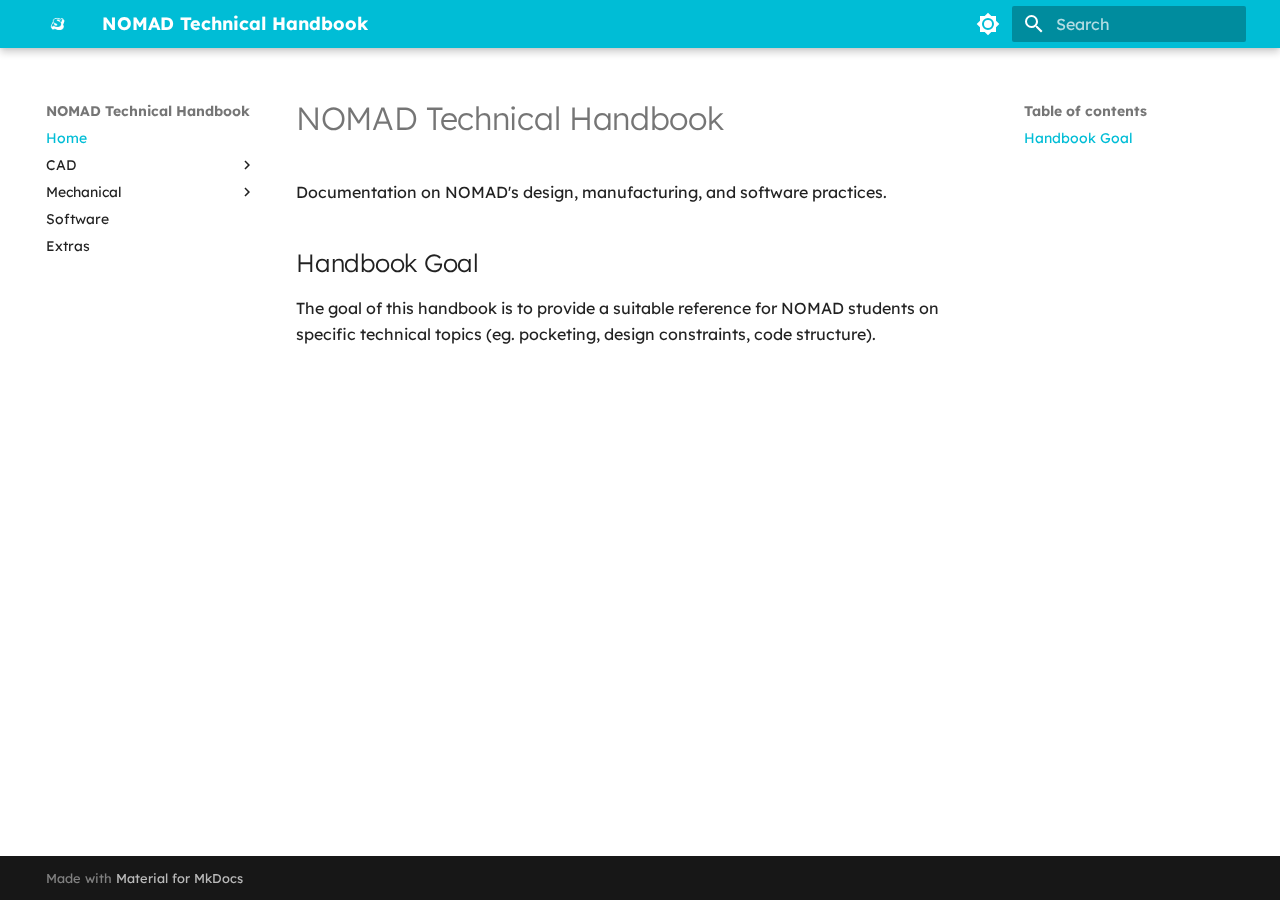
<file: index.html>
<!doctype html>
<html lang="en" class="no-js">
  <head>
    
      <meta charset="utf-8">
      <meta name="viewport" content="width=device-width,initial-scale=1">
      
      
      
        <link rel="canonical" href="https://nomad.com/">
      
      
      
        <link rel="next" href="pocketing/">
      
      
      <link rel="icon" href="assets/S.ico">
      <meta name="generator" content="mkdocs-1.6.1, mkdocs-material-9.6.14">
    
    
      
        <title>NOMAD Technical Handbook</title>
      
    
    
      <link rel="stylesheet" href="assets/stylesheets/main.342714a4.min.css">
      
        
        <link rel="stylesheet" href="assets/stylesheets/palette.06af60db.min.css">
      
      


    
    
      
    
    
      
        
        
        <link rel="preconnect" href="https://fonts.gstatic.com" crossorigin>
        <link rel="stylesheet" href="https://fonts.googleapis.com/css?family=Lexend:300,300i,400,400i,700,700i%7CRoboto+Mono:400,400i,700,700i&display=fallback">
        <style>:root{--md-text-font:"Lexend";--md-code-font:"Roboto Mono"}</style>
      
    
    
      <link rel="stylesheet" href="stylesheets/extra.css">
    
    <script>__md_scope=new URL(".",location),__md_hash=e=>[...e].reduce(((e,_)=>(e<<5)-e+_.charCodeAt(0)),0),__md_get=(e,_=localStorage,t=__md_scope)=>JSON.parse(_.getItem(t.pathname+"."+e)),__md_set=(e,_,t=localStorage,a=__md_scope)=>{try{t.setItem(a.pathname+"."+e,JSON.stringify(_))}catch(e){}}</script>
    
      

    
    
    
  </head>
  
  
    
    
      
    
    
    
    
    <body dir="ltr" data-md-color-scheme="default" data-md-color-primary="cyan" data-md-color-accent="pink">
  
    
    <input class="md-toggle" data-md-toggle="drawer" type="checkbox" id="__drawer" autocomplete="off">
    <input class="md-toggle" data-md-toggle="search" type="checkbox" id="__search" autocomplete="off">
    <label class="md-overlay" for="__drawer"></label>
    <div data-md-component="skip">
      
        
        <a href="#nomad-technical-handbook" class="md-skip">
          Skip to content
        </a>
      
    </div>
    <div data-md-component="announce">
      
    </div>
    
    
      

  

<header class="md-header md-header--shadow" data-md-component="header">
  <nav class="md-header__inner md-grid" aria-label="Header">
    <a href="." title="NOMAD Technical Handbook" class="md-header__button md-logo" aria-label="NOMAD Technical Handbook" data-md-component="logo">
      
  <img src="Remove Background S.png" alt="logo">

    </a>
    <label class="md-header__button md-icon" for="__drawer">
      
      <svg xmlns="http://www.w3.org/2000/svg" viewBox="0 0 24 24"><path d="M3 6h18v2H3zm0 5h18v2H3zm0 5h18v2H3z"/></svg>
    </label>
    <div class="md-header__title" data-md-component="header-title">
      <div class="md-header__ellipsis">
        <div class="md-header__topic">
          <span class="md-ellipsis">
            NOMAD Technical Handbook
          </span>
        </div>
        <div class="md-header__topic" data-md-component="header-topic">
          <span class="md-ellipsis">
            
              Home
            
          </span>
        </div>
      </div>
    </div>
    
      
        <form class="md-header__option" data-md-component="palette">
  
    
    
    
    <input class="md-option" data-md-color-media="" data-md-color-scheme="default" data-md-color-primary="cyan" data-md-color-accent="pink"  aria-label="Switch to dark mode"  type="radio" name="__palette" id="__palette_0">
    
      <label class="md-header__button md-icon" title="Switch to dark mode" for="__palette_1" hidden>
        <svg xmlns="http://www.w3.org/2000/svg" viewBox="0 0 24 24"><path d="M12 8a4 4 0 0 0-4 4 4 4 0 0 0 4 4 4 4 0 0 0 4-4 4 4 0 0 0-4-4m0 10a6 6 0 0 1-6-6 6 6 0 0 1 6-6 6 6 0 0 1 6 6 6 6 0 0 1-6 6m8-9.31V4h-4.69L12 .69 8.69 4H4v4.69L.69 12 4 15.31V20h4.69L12 23.31 15.31 20H20v-4.69L23.31 12z"/></svg>
      </label>
    
  
    
    
    
    <input class="md-option" data-md-color-media="" data-md-color-scheme="slate" data-md-color-primary="blue-grey" data-md-color-accent="light-blue"  aria-label="Switch to light mode"  type="radio" name="__palette" id="__palette_1">
    
      <label class="md-header__button md-icon" title="Switch to light mode" for="__palette_0" hidden>
        <svg xmlns="http://www.w3.org/2000/svg" viewBox="0 0 24 24"><path d="M12 18c-.89 0-1.74-.2-2.5-.55C11.56 16.5 13 14.42 13 12s-1.44-4.5-3.5-5.45C10.26 6.2 11.11 6 12 6a6 6 0 0 1 6 6 6 6 0 0 1-6 6m8-9.31V4h-4.69L12 .69 8.69 4H4v4.69L.69 12 4 15.31V20h4.69L12 23.31 15.31 20H20v-4.69L23.31 12z"/></svg>
      </label>
    
  
</form>
      
    
    
      <script>var palette=__md_get("__palette");if(palette&&palette.color){if("(prefers-color-scheme)"===palette.color.media){var media=matchMedia("(prefers-color-scheme: light)"),input=document.querySelector(media.matches?"[data-md-color-media='(prefers-color-scheme: light)']":"[data-md-color-media='(prefers-color-scheme: dark)']");palette.color.media=input.getAttribute("data-md-color-media"),palette.color.scheme=input.getAttribute("data-md-color-scheme"),palette.color.primary=input.getAttribute("data-md-color-primary"),palette.color.accent=input.getAttribute("data-md-color-accent")}for(var[key,value]of Object.entries(palette.color))document.body.setAttribute("data-md-color-"+key,value)}</script>
    
    
    
      
      
        <label class="md-header__button md-icon" for="__search">
          
          <svg xmlns="http://www.w3.org/2000/svg" viewBox="0 0 24 24"><path d="M9.5 3A6.5 6.5 0 0 1 16 9.5c0 1.61-.59 3.09-1.56 4.23l.27.27h.79l5 5-1.5 1.5-5-5v-.79l-.27-.27A6.52 6.52 0 0 1 9.5 16 6.5 6.5 0 0 1 3 9.5 6.5 6.5 0 0 1 9.5 3m0 2C7 5 5 7 5 9.5S7 14 9.5 14 14 12 14 9.5 12 5 9.5 5"/></svg>
        </label>
        <div class="md-search" data-md-component="search" role="dialog">
  <label class="md-search__overlay" for="__search"></label>
  <div class="md-search__inner" role="search">
    <form class="md-search__form" name="search">
      <input type="text" class="md-search__input" name="query" aria-label="Search" placeholder="Search" autocapitalize="off" autocorrect="off" autocomplete="off" spellcheck="false" data-md-component="search-query" required>
      <label class="md-search__icon md-icon" for="__search">
        
        <svg xmlns="http://www.w3.org/2000/svg" viewBox="0 0 24 24"><path d="M9.5 3A6.5 6.5 0 0 1 16 9.5c0 1.61-.59 3.09-1.56 4.23l.27.27h.79l5 5-1.5 1.5-5-5v-.79l-.27-.27A6.52 6.52 0 0 1 9.5 16 6.5 6.5 0 0 1 3 9.5 6.5 6.5 0 0 1 9.5 3m0 2C7 5 5 7 5 9.5S7 14 9.5 14 14 12 14 9.5 12 5 9.5 5"/></svg>
        
        <svg xmlns="http://www.w3.org/2000/svg" viewBox="0 0 24 24"><path d="M20 11v2H8l5.5 5.5-1.42 1.42L4.16 12l7.92-7.92L13.5 5.5 8 11z"/></svg>
      </label>
      <nav class="md-search__options" aria-label="Search">
        
        <button type="reset" class="md-search__icon md-icon" title="Clear" aria-label="Clear" tabindex="-1">
          
          <svg xmlns="http://www.w3.org/2000/svg" viewBox="0 0 24 24"><path d="M19 6.41 17.59 5 12 10.59 6.41 5 5 6.41 10.59 12 5 17.59 6.41 19 12 13.41 17.59 19 19 17.59 13.41 12z"/></svg>
        </button>
      </nav>
      
    </form>
    <div class="md-search__output">
      <div class="md-search__scrollwrap" tabindex="0" data-md-scrollfix>
        <div class="md-search-result" data-md-component="search-result">
          <div class="md-search-result__meta">
            Initializing search
          </div>
          <ol class="md-search-result__list" role="presentation"></ol>
        </div>
      </div>
    </div>
  </div>
</div>
      
    
    
  </nav>
  
</header>
    
    <div class="md-container" data-md-component="container">
      
      
        
          
        
      
      <main class="md-main" data-md-component="main">
        <div class="md-main__inner md-grid">
          
            
              
              <div class="md-sidebar md-sidebar--primary" data-md-component="sidebar" data-md-type="navigation" >
                <div class="md-sidebar__scrollwrap">
                  <div class="md-sidebar__inner">
                    



<nav class="md-nav md-nav--primary" aria-label="Navigation" data-md-level="0">
  <label class="md-nav__title" for="__drawer">
    <a href="." title="NOMAD Technical Handbook" class="md-nav__button md-logo" aria-label="NOMAD Technical Handbook" data-md-component="logo">
      
  <img src="Remove Background S.png" alt="logo">

    </a>
    NOMAD Technical Handbook
  </label>
  
  <ul class="md-nav__list" data-md-scrollfix>
    
      
      
  
  
    
  
  
  
    <li class="md-nav__item md-nav__item--active">
      
      <input class="md-nav__toggle md-toggle" type="checkbox" id="__toc">
      
      
        
      
      
        <label class="md-nav__link md-nav__link--active" for="__toc">
          
  
  
  <span class="md-ellipsis">
    Home
    
  </span>
  

          <span class="md-nav__icon md-icon"></span>
        </label>
      
      <a href="." class="md-nav__link md-nav__link--active">
        
  
  
  <span class="md-ellipsis">
    Home
    
  </span>
  

      </a>
      
        

<nav class="md-nav md-nav--secondary" aria-label="Table of contents">
  
  
  
    
  
  
    <label class="md-nav__title" for="__toc">
      <span class="md-nav__icon md-icon"></span>
      Table of contents
    </label>
    <ul class="md-nav__list" data-md-component="toc" data-md-scrollfix>
      
        <li class="md-nav__item">
  <a href="#handbook-goal" class="md-nav__link">
    <span class="md-ellipsis">
      Handbook Goal
    </span>
  </a>
  
</li>
      
    </ul>
  
</nav>
      
    </li>
  

    
      
      
  
  
  
  
    
    
    
    
    
    <li class="md-nav__item md-nav__item--nested">
      
        
        
        <input class="md-nav__toggle md-toggle " type="checkbox" id="__nav_2" >
        
          
          <label class="md-nav__link" for="__nav_2" id="__nav_2_label" tabindex="0">
            
  
  
  <span class="md-ellipsis">
    CAD
    
  </span>
  

            <span class="md-nav__icon md-icon"></span>
          </label>
        
        <nav class="md-nav" data-md-level="1" aria-labelledby="__nav_2_label" aria-expanded="false">
          <label class="md-nav__title" for="__nav_2">
            <span class="md-nav__icon md-icon"></span>
            CAD
          </label>
          <ul class="md-nav__list" data-md-scrollfix>
            
              
                
  
  
  
  
    
    
    
    
    
    <li class="md-nav__item md-nav__item--nested">
      
        
        
        <input class="md-nav__toggle md-toggle " type="checkbox" id="__nav_2_1" >
        
          
          <label class="md-nav__link" for="__nav_2_1" id="__nav_2_1_label" tabindex="0">
            
  
  
  <span class="md-ellipsis">
    Plate Design
    
  </span>
  

            <span class="md-nav__icon md-icon"></span>
          </label>
        
        <nav class="md-nav" data-md-level="2" aria-labelledby="__nav_2_1_label" aria-expanded="false">
          <label class="md-nav__title" for="__nav_2_1">
            <span class="md-nav__icon md-icon"></span>
            Plate Design
          </label>
          <ul class="md-nav__list" data-md-scrollfix>
            
              
                
  
  
  
  
    <li class="md-nav__item">
      <a href="pocketing/" class="md-nav__link">
        
  
  
  <span class="md-ellipsis">
    Pocketing
    
  </span>
  

      </a>
    </li>
  

              
            
              
                
  
  
  
  
    <li class="md-nav__item">
      <a href="DFM/" class="md-nav__link">
        
  
  
  <span class="md-ellipsis">
    DFM
    
  </span>
  

      </a>
    </li>
  

              
            
              
                
  
  
  
  
    <li class="md-nav__item">
      <a href="DFA/" class="md-nav__link">
        
  
  
  <span class="md-ellipsis">
    DFA
    
  </span>
  

      </a>
    </li>
  

              
            
              
                
  
  
  
  
    <li class="md-nav__item">
      <a href="thicknesses/" class="md-nav__link">
        
  
  
  <span class="md-ellipsis">
    Thicknesses
    
  </span>
  

      </a>
    </li>
  

              
            
          </ul>
        </nav>
      
    </li>
  

              
            
              
                
  
  
  
  
    
    
    
    
    
    <li class="md-nav__item md-nav__item--nested">
      
        
        
        <input class="md-nav__toggle md-toggle " type="checkbox" id="__nav_2_2" >
        
          
          <label class="md-nav__link" for="__nav_2_2" id="__nav_2_2_label" tabindex="0">
            
  
  
  <span class="md-ellipsis">
    Wheels and Rollers
    
  </span>
  

            <span class="md-nav__icon md-icon"></span>
          </label>
        
        <nav class="md-nav" data-md-level="2" aria-labelledby="__nav_2_2_label" aria-expanded="false">
          <label class="md-nav__title" for="__nav_2_2">
            <span class="md-nav__icon md-icon"></span>
            Wheels and Rollers
          </label>
          <ul class="md-nav__list" data-md-scrollfix>
            
              
                
  
  
  
  
    <li class="md-nav__item">
      <a href="wheels/" class="md-nav__link">
        
  
  
  <span class="md-ellipsis">
    Wheels
    
  </span>
  

      </a>
    </li>
  

              
            
              
                
  
  
  
  
    <li class="md-nav__item">
      <a href="rollers/" class="md-nav__link">
        
  
  
  <span class="md-ellipsis">
    Rollers
    
  </span>
  

      </a>
    </li>
  

              
            
          </ul>
        </nav>
      
    </li>
  

              
            
              
                
  
  
  
  
    <li class="md-nav__item">
      <a href="3DP/" class="md-nav__link">
        
  
  
  <span class="md-ellipsis">
    3D Prints
    
  </span>
  

      </a>
    </li>
  

              
            
          </ul>
        </nav>
      
    </li>
  

    
      
      
  
  
  
  
    
    
    
    
    
    <li class="md-nav__item md-nav__item--nested">
      
        
        
        <input class="md-nav__toggle md-toggle " type="checkbox" id="__nav_3" >
        
          
          <label class="md-nav__link" for="__nav_3" id="__nav_3_label" tabindex="0">
            
  
  
  <span class="md-ellipsis">
    Mechanical
    
  </span>
  

            <span class="md-nav__icon md-icon"></span>
          </label>
        
        <nav class="md-nav" data-md-level="1" aria-labelledby="__nav_3_label" aria-expanded="false">
          <label class="md-nav__title" for="__nav_3">
            <span class="md-nav__icon md-icon"></span>
            Mechanical
          </label>
          <ul class="md-nav__list" data-md-scrollfix>
            
              
                
  
  
  
  
    <li class="md-nav__item">
      <a href="mfg/" class="md-nav__link">
        
  
  
  <span class="md-ellipsis">
    Manufacturing
    
  </span>
  

      </a>
    </li>
  

              
            
              
                
  
  
  
  
    <li class="md-nav__item">
      <a href="assembly/" class="md-nav__link">
        
  
  
  <span class="md-ellipsis">
    Assembly
    
  </span>
  

      </a>
    </li>
  

              
            
          </ul>
        </nav>
      
    </li>
  

    
      
      
  
  
  
  
    <li class="md-nav__item">
      <a href="sw/" class="md-nav__link">
        
  
  
  <span class="md-ellipsis">
    Software
    
  </span>
  

      </a>
    </li>
  

    
      
      
  
  
  
  
    <li class="md-nav__item">
      <a href="pocketingtable/" class="md-nav__link">
        
  
  
  <span class="md-ellipsis">
    Extras
    
  </span>
  

      </a>
    </li>
  

    
  </ul>
</nav>
                  </div>
                </div>
              </div>
            
            
              
              <div class="md-sidebar md-sidebar--secondary" data-md-component="sidebar" data-md-type="toc" >
                <div class="md-sidebar__scrollwrap">
                  <div class="md-sidebar__inner">
                    

<nav class="md-nav md-nav--secondary" aria-label="Table of contents">
  
  
  
    
  
  
    <label class="md-nav__title" for="__toc">
      <span class="md-nav__icon md-icon"></span>
      Table of contents
    </label>
    <ul class="md-nav__list" data-md-component="toc" data-md-scrollfix>
      
        <li class="md-nav__item">
  <a href="#handbook-goal" class="md-nav__link">
    <span class="md-ellipsis">
      Handbook Goal
    </span>
  </a>
  
</li>
      
    </ul>
  
</nav>
                  </div>
                </div>
              </div>
            
          
          
            <div class="md-content" data-md-component="content">
              <article class="md-content__inner md-typeset">
                
                  



<h1 id="nomad-technical-handbook">NOMAD Technical Handbook</h1>
<p>Documentation on NOMAD's design, manufacturing, and software practices. </p>
<h2 id="handbook-goal">Handbook Goal</h2>
<p>The goal of this handbook is to provide a suitable reference for NOMAD students on specific technical topics (eg. pocketing, design constraints, code structure).</p>












                
              </article>
            </div>
          
          
<script>var target=document.getElementById(location.hash.slice(1));target&&target.name&&(target.checked=target.name.startsWith("__tabbed_"))</script>
        </div>
        
      </main>
      
        <footer class="md-footer">
  
  <div class="md-footer-meta md-typeset">
    <div class="md-footer-meta__inner md-grid">
      <div class="md-copyright">
  
  
    Made with
    <a href="https://squidfunk.github.io/mkdocs-material/" target="_blank" rel="noopener">
      Material for MkDocs
    </a>
  
</div>
      
    </div>
  </div>
</footer>
      
    </div>
    <div class="md-dialog" data-md-component="dialog">
      <div class="md-dialog__inner md-typeset"></div>
    </div>
    
    
    
      
      <script id="__config" type="application/json">{"base": ".", "features": [], "search": "assets/javascripts/workers/search.d50fe291.min.js", "tags": null, "translations": {"clipboard.copied": "Copied to clipboard", "clipboard.copy": "Copy to clipboard", "search.result.more.one": "1 more on this page", "search.result.more.other": "# more on this page", "search.result.none": "No matching documents", "search.result.one": "1 matching document", "search.result.other": "# matching documents", "search.result.placeholder": "Type to start searching", "search.result.term.missing": "Missing", "select.version": "Select version"}, "version": null}</script>
    
    
      <script src="assets/javascripts/bundle.13a4f30d.min.js"></script>
      
    
  </body>
</html>
</file>
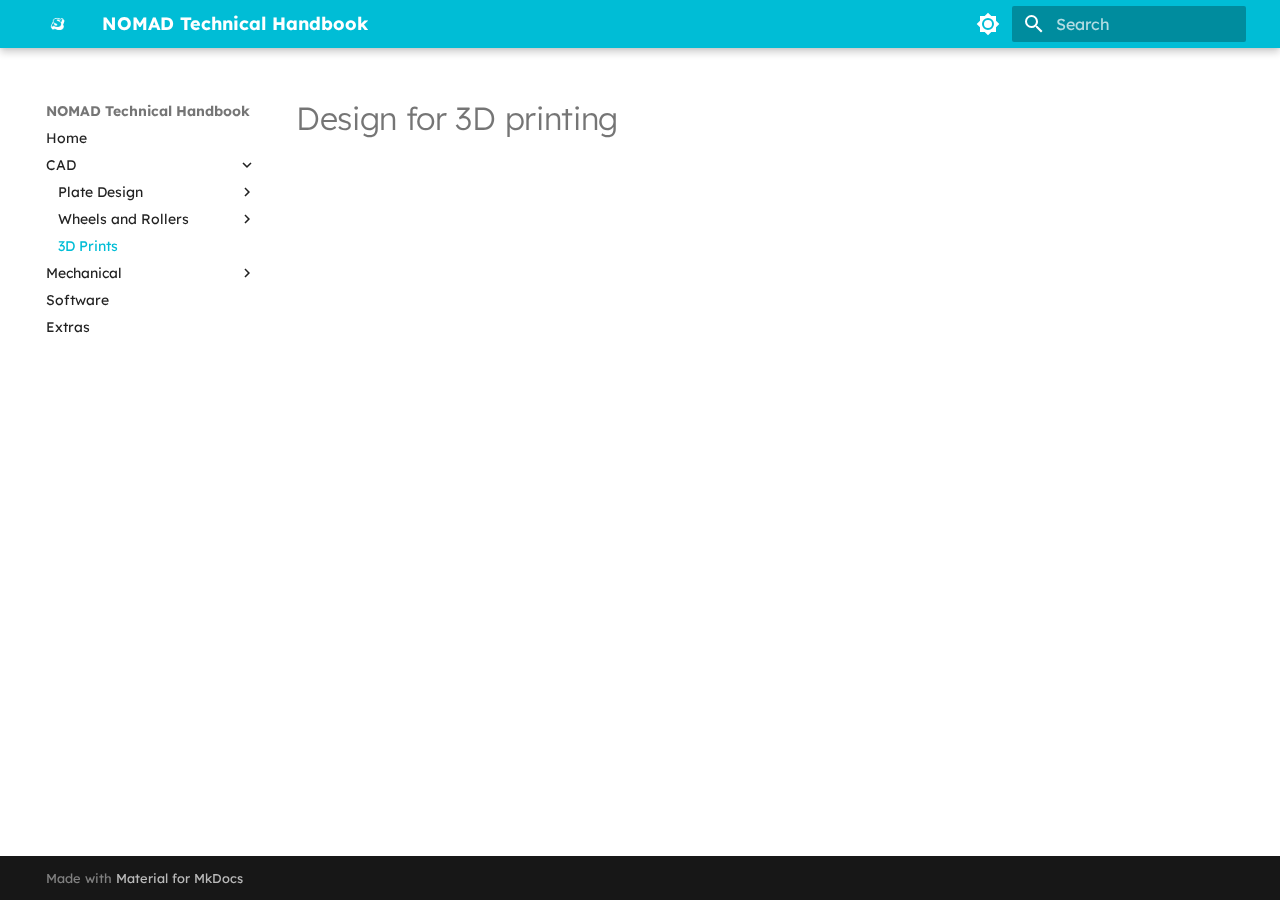
<file: 3DP/index.html>
<!doctype html>
<html lang="en" class="no-js">
  <head>
    
      <meta charset="utf-8">
      <meta name="viewport" content="width=device-width,initial-scale=1">
      
      
      
        <link rel="canonical" href="https://nomad.com/3DP/">
      
      
        <link rel="prev" href="../rollers/">
      
      
        <link rel="next" href="../mfg/">
      
      
      <link rel="icon" href="../assets/S.ico">
      <meta name="generator" content="mkdocs-1.6.1, mkdocs-material-9.6.14">
    
    
      
        <title>3D Prints - NOMAD Technical Handbook</title>
      
    
    
      <link rel="stylesheet" href="../assets/stylesheets/main.342714a4.min.css">
      
        
        <link rel="stylesheet" href="../assets/stylesheets/palette.06af60db.min.css">
      
      


    
    
      
    
    
      
        
        
        <link rel="preconnect" href="https://fonts.gstatic.com" crossorigin>
        <link rel="stylesheet" href="https://fonts.googleapis.com/css?family=Lexend:300,300i,400,400i,700,700i%7CRoboto+Mono:400,400i,700,700i&display=fallback">
        <style>:root{--md-text-font:"Lexend";--md-code-font:"Roboto Mono"}</style>
      
    
    
      <link rel="stylesheet" href="../stylesheets/extra.css">
    
    <script>__md_scope=new URL("..",location),__md_hash=e=>[...e].reduce(((e,_)=>(e<<5)-e+_.charCodeAt(0)),0),__md_get=(e,_=localStorage,t=__md_scope)=>JSON.parse(_.getItem(t.pathname+"."+e)),__md_set=(e,_,t=localStorage,a=__md_scope)=>{try{t.setItem(a.pathname+"."+e,JSON.stringify(_))}catch(e){}}</script>
    
      

    
    
    
  </head>
  
  
    
    
      
    
    
    
    
    <body dir="ltr" data-md-color-scheme="default" data-md-color-primary="cyan" data-md-color-accent="pink">
  
    
    <input class="md-toggle" data-md-toggle="drawer" type="checkbox" id="__drawer" autocomplete="off">
    <input class="md-toggle" data-md-toggle="search" type="checkbox" id="__search" autocomplete="off">
    <label class="md-overlay" for="__drawer"></label>
    <div data-md-component="skip">
      
        
        <a href="#design-for-3d-printing" class="md-skip">
          Skip to content
        </a>
      
    </div>
    <div data-md-component="announce">
      
    </div>
    
    
      

  

<header class="md-header md-header--shadow" data-md-component="header">
  <nav class="md-header__inner md-grid" aria-label="Header">
    <a href=".." title="NOMAD Technical Handbook" class="md-header__button md-logo" aria-label="NOMAD Technical Handbook" data-md-component="logo">
      
  <img src="../Remove Background S.png" alt="logo">

    </a>
    <label class="md-header__button md-icon" for="__drawer">
      
      <svg xmlns="http://www.w3.org/2000/svg" viewBox="0 0 24 24"><path d="M3 6h18v2H3zm0 5h18v2H3zm0 5h18v2H3z"/></svg>
    </label>
    <div class="md-header__title" data-md-component="header-title">
      <div class="md-header__ellipsis">
        <div class="md-header__topic">
          <span class="md-ellipsis">
            NOMAD Technical Handbook
          </span>
        </div>
        <div class="md-header__topic" data-md-component="header-topic">
          <span class="md-ellipsis">
            
              3D Prints
            
          </span>
        </div>
      </div>
    </div>
    
      
        <form class="md-header__option" data-md-component="palette">
  
    
    
    
    <input class="md-option" data-md-color-media="" data-md-color-scheme="default" data-md-color-primary="cyan" data-md-color-accent="pink"  aria-label="Switch to dark mode"  type="radio" name="__palette" id="__palette_0">
    
      <label class="md-header__button md-icon" title="Switch to dark mode" for="__palette_1" hidden>
        <svg xmlns="http://www.w3.org/2000/svg" viewBox="0 0 24 24"><path d="M12 8a4 4 0 0 0-4 4 4 4 0 0 0 4 4 4 4 0 0 0 4-4 4 4 0 0 0-4-4m0 10a6 6 0 0 1-6-6 6 6 0 0 1 6-6 6 6 0 0 1 6 6 6 6 0 0 1-6 6m8-9.31V4h-4.69L12 .69 8.69 4H4v4.69L.69 12 4 15.31V20h4.69L12 23.31 15.31 20H20v-4.69L23.31 12z"/></svg>
      </label>
    
  
    
    
    
    <input class="md-option" data-md-color-media="" data-md-color-scheme="slate" data-md-color-primary="blue-grey" data-md-color-accent="light-blue"  aria-label="Switch to light mode"  type="radio" name="__palette" id="__palette_1">
    
      <label class="md-header__button md-icon" title="Switch to light mode" for="__palette_0" hidden>
        <svg xmlns="http://www.w3.org/2000/svg" viewBox="0 0 24 24"><path d="M12 18c-.89 0-1.74-.2-2.5-.55C11.56 16.5 13 14.42 13 12s-1.44-4.5-3.5-5.45C10.26 6.2 11.11 6 12 6a6 6 0 0 1 6 6 6 6 0 0 1-6 6m8-9.31V4h-4.69L12 .69 8.69 4H4v4.69L.69 12 4 15.31V20h4.69L12 23.31 15.31 20H20v-4.69L23.31 12z"/></svg>
      </label>
    
  
</form>
      
    
    
      <script>var palette=__md_get("__palette");if(palette&&palette.color){if("(prefers-color-scheme)"===palette.color.media){var media=matchMedia("(prefers-color-scheme: light)"),input=document.querySelector(media.matches?"[data-md-color-media='(prefers-color-scheme: light)']":"[data-md-color-media='(prefers-color-scheme: dark)']");palette.color.media=input.getAttribute("data-md-color-media"),palette.color.scheme=input.getAttribute("data-md-color-scheme"),palette.color.primary=input.getAttribute("data-md-color-primary"),palette.color.accent=input.getAttribute("data-md-color-accent")}for(var[key,value]of Object.entries(palette.color))document.body.setAttribute("data-md-color-"+key,value)}</script>
    
    
    
      
      
        <label class="md-header__button md-icon" for="__search">
          
          <svg xmlns="http://www.w3.org/2000/svg" viewBox="0 0 24 24"><path d="M9.5 3A6.5 6.5 0 0 1 16 9.5c0 1.61-.59 3.09-1.56 4.23l.27.27h.79l5 5-1.5 1.5-5-5v-.79l-.27-.27A6.52 6.52 0 0 1 9.5 16 6.5 6.5 0 0 1 3 9.5 6.5 6.5 0 0 1 9.5 3m0 2C7 5 5 7 5 9.5S7 14 9.5 14 14 12 14 9.5 12 5 9.5 5"/></svg>
        </label>
        <div class="md-search" data-md-component="search" role="dialog">
  <label class="md-search__overlay" for="__search"></label>
  <div class="md-search__inner" role="search">
    <form class="md-search__form" name="search">
      <input type="text" class="md-search__input" name="query" aria-label="Search" placeholder="Search" autocapitalize="off" autocorrect="off" autocomplete="off" spellcheck="false" data-md-component="search-query" required>
      <label class="md-search__icon md-icon" for="__search">
        
        <svg xmlns="http://www.w3.org/2000/svg" viewBox="0 0 24 24"><path d="M9.5 3A6.5 6.5 0 0 1 16 9.5c0 1.61-.59 3.09-1.56 4.23l.27.27h.79l5 5-1.5 1.5-5-5v-.79l-.27-.27A6.52 6.52 0 0 1 9.5 16 6.5 6.5 0 0 1 3 9.5 6.5 6.5 0 0 1 9.5 3m0 2C7 5 5 7 5 9.5S7 14 9.5 14 14 12 14 9.5 12 5 9.5 5"/></svg>
        
        <svg xmlns="http://www.w3.org/2000/svg" viewBox="0 0 24 24"><path d="M20 11v2H8l5.5 5.5-1.42 1.42L4.16 12l7.92-7.92L13.5 5.5 8 11z"/></svg>
      </label>
      <nav class="md-search__options" aria-label="Search">
        
        <button type="reset" class="md-search__icon md-icon" title="Clear" aria-label="Clear" tabindex="-1">
          
          <svg xmlns="http://www.w3.org/2000/svg" viewBox="0 0 24 24"><path d="M19 6.41 17.59 5 12 10.59 6.41 5 5 6.41 10.59 12 5 17.59 6.41 19 12 13.41 17.59 19 19 17.59 13.41 12z"/></svg>
        </button>
      </nav>
      
    </form>
    <div class="md-search__output">
      <div class="md-search__scrollwrap" tabindex="0" data-md-scrollfix>
        <div class="md-search-result" data-md-component="search-result">
          <div class="md-search-result__meta">
            Initializing search
          </div>
          <ol class="md-search-result__list" role="presentation"></ol>
        </div>
      </div>
    </div>
  </div>
</div>
      
    
    
  </nav>
  
</header>
    
    <div class="md-container" data-md-component="container">
      
      
        
          
        
      
      <main class="md-main" data-md-component="main">
        <div class="md-main__inner md-grid">
          
            
              
              <div class="md-sidebar md-sidebar--primary" data-md-component="sidebar" data-md-type="navigation" >
                <div class="md-sidebar__scrollwrap">
                  <div class="md-sidebar__inner">
                    



<nav class="md-nav md-nav--primary" aria-label="Navigation" data-md-level="0">
  <label class="md-nav__title" for="__drawer">
    <a href=".." title="NOMAD Technical Handbook" class="md-nav__button md-logo" aria-label="NOMAD Technical Handbook" data-md-component="logo">
      
  <img src="../Remove Background S.png" alt="logo">

    </a>
    NOMAD Technical Handbook
  </label>
  
  <ul class="md-nav__list" data-md-scrollfix>
    
      
      
  
  
  
  
    <li class="md-nav__item">
      <a href=".." class="md-nav__link">
        
  
  
  <span class="md-ellipsis">
    Home
    
  </span>
  

      </a>
    </li>
  

    
      
      
  
  
    
  
  
  
    
    
    
    
    
    <li class="md-nav__item md-nav__item--active md-nav__item--nested">
      
        
        
        <input class="md-nav__toggle md-toggle " type="checkbox" id="__nav_2" checked>
        
          
          <label class="md-nav__link" for="__nav_2" id="__nav_2_label" tabindex="0">
            
  
  
  <span class="md-ellipsis">
    CAD
    
  </span>
  

            <span class="md-nav__icon md-icon"></span>
          </label>
        
        <nav class="md-nav" data-md-level="1" aria-labelledby="__nav_2_label" aria-expanded="true">
          <label class="md-nav__title" for="__nav_2">
            <span class="md-nav__icon md-icon"></span>
            CAD
          </label>
          <ul class="md-nav__list" data-md-scrollfix>
            
              
                
  
  
  
  
    
    
    
    
    
    <li class="md-nav__item md-nav__item--nested">
      
        
        
        <input class="md-nav__toggle md-toggle " type="checkbox" id="__nav_2_1" >
        
          
          <label class="md-nav__link" for="__nav_2_1" id="__nav_2_1_label" tabindex="0">
            
  
  
  <span class="md-ellipsis">
    Plate Design
    
  </span>
  

            <span class="md-nav__icon md-icon"></span>
          </label>
        
        <nav class="md-nav" data-md-level="2" aria-labelledby="__nav_2_1_label" aria-expanded="false">
          <label class="md-nav__title" for="__nav_2_1">
            <span class="md-nav__icon md-icon"></span>
            Plate Design
          </label>
          <ul class="md-nav__list" data-md-scrollfix>
            
              
                
  
  
  
  
    <li class="md-nav__item">
      <a href="../pocketing/" class="md-nav__link">
        
  
  
  <span class="md-ellipsis">
    Pocketing
    
  </span>
  

      </a>
    </li>
  

              
            
              
                
  
  
  
  
    <li class="md-nav__item">
      <a href="../DFM/" class="md-nav__link">
        
  
  
  <span class="md-ellipsis">
    DFM
    
  </span>
  

      </a>
    </li>
  

              
            
              
                
  
  
  
  
    <li class="md-nav__item">
      <a href="../DFA/" class="md-nav__link">
        
  
  
  <span class="md-ellipsis">
    DFA
    
  </span>
  

      </a>
    </li>
  

              
            
              
                
  
  
  
  
    <li class="md-nav__item">
      <a href="../thicknesses/" class="md-nav__link">
        
  
  
  <span class="md-ellipsis">
    Thicknesses
    
  </span>
  

      </a>
    </li>
  

              
            
          </ul>
        </nav>
      
    </li>
  

              
            
              
                
  
  
  
  
    
    
    
    
    
    <li class="md-nav__item md-nav__item--nested">
      
        
        
        <input class="md-nav__toggle md-toggle " type="checkbox" id="__nav_2_2" >
        
          
          <label class="md-nav__link" for="__nav_2_2" id="__nav_2_2_label" tabindex="0">
            
  
  
  <span class="md-ellipsis">
    Wheels and Rollers
    
  </span>
  

            <span class="md-nav__icon md-icon"></span>
          </label>
        
        <nav class="md-nav" data-md-level="2" aria-labelledby="__nav_2_2_label" aria-expanded="false">
          <label class="md-nav__title" for="__nav_2_2">
            <span class="md-nav__icon md-icon"></span>
            Wheels and Rollers
          </label>
          <ul class="md-nav__list" data-md-scrollfix>
            
              
                
  
  
  
  
    <li class="md-nav__item">
      <a href="../wheels/" class="md-nav__link">
        
  
  
  <span class="md-ellipsis">
    Wheels
    
  </span>
  

      </a>
    </li>
  

              
            
              
                
  
  
  
  
    <li class="md-nav__item">
      <a href="../rollers/" class="md-nav__link">
        
  
  
  <span class="md-ellipsis">
    Rollers
    
  </span>
  

      </a>
    </li>
  

              
            
          </ul>
        </nav>
      
    </li>
  

              
            
              
                
  
  
    
  
  
  
    <li class="md-nav__item md-nav__item--active">
      
      <input class="md-nav__toggle md-toggle" type="checkbox" id="__toc">
      
      
        
      
      
      <a href="./" class="md-nav__link md-nav__link--active">
        
  
  
  <span class="md-ellipsis">
    3D Prints
    
  </span>
  

      </a>
      
    </li>
  

              
            
          </ul>
        </nav>
      
    </li>
  

    
      
      
  
  
  
  
    
    
    
    
    
    <li class="md-nav__item md-nav__item--nested">
      
        
        
        <input class="md-nav__toggle md-toggle " type="checkbox" id="__nav_3" >
        
          
          <label class="md-nav__link" for="__nav_3" id="__nav_3_label" tabindex="0">
            
  
  
  <span class="md-ellipsis">
    Mechanical
    
  </span>
  

            <span class="md-nav__icon md-icon"></span>
          </label>
        
        <nav class="md-nav" data-md-level="1" aria-labelledby="__nav_3_label" aria-expanded="false">
          <label class="md-nav__title" for="__nav_3">
            <span class="md-nav__icon md-icon"></span>
            Mechanical
          </label>
          <ul class="md-nav__list" data-md-scrollfix>
            
              
                
  
  
  
  
    <li class="md-nav__item">
      <a href="../mfg/" class="md-nav__link">
        
  
  
  <span class="md-ellipsis">
    Manufacturing
    
  </span>
  

      </a>
    </li>
  

              
            
              
                
  
  
  
  
    <li class="md-nav__item">
      <a href="../assembly/" class="md-nav__link">
        
  
  
  <span class="md-ellipsis">
    Assembly
    
  </span>
  

      </a>
    </li>
  

              
            
          </ul>
        </nav>
      
    </li>
  

    
      
      
  
  
  
  
    <li class="md-nav__item">
      <a href="../sw/" class="md-nav__link">
        
  
  
  <span class="md-ellipsis">
    Software
    
  </span>
  

      </a>
    </li>
  

    
      
      
  
  
  
  
    <li class="md-nav__item">
      <a href="../pocketingtable/" class="md-nav__link">
        
  
  
  <span class="md-ellipsis">
    Extras
    
  </span>
  

      </a>
    </li>
  

    
  </ul>
</nav>
                  </div>
                </div>
              </div>
            
            
              
              <div class="md-sidebar md-sidebar--secondary" data-md-component="sidebar" data-md-type="toc" >
                <div class="md-sidebar__scrollwrap">
                  <div class="md-sidebar__inner">
                    

<nav class="md-nav md-nav--secondary" aria-label="Table of contents">
  
  
  
    
  
  
</nav>
                  </div>
                </div>
              </div>
            
          
          
            <div class="md-content" data-md-component="content">
              <article class="md-content__inner md-typeset">
                
                  



<h1 id="design-for-3d-printing">Design for 3D printing</h1>












                
              </article>
            </div>
          
          
<script>var target=document.getElementById(location.hash.slice(1));target&&target.name&&(target.checked=target.name.startsWith("__tabbed_"))</script>
        </div>
        
      </main>
      
        <footer class="md-footer">
  
  <div class="md-footer-meta md-typeset">
    <div class="md-footer-meta__inner md-grid">
      <div class="md-copyright">
  
  
    Made with
    <a href="https://squidfunk.github.io/mkdocs-material/" target="_blank" rel="noopener">
      Material for MkDocs
    </a>
  
</div>
      
    </div>
  </div>
</footer>
      
    </div>
    <div class="md-dialog" data-md-component="dialog">
      <div class="md-dialog__inner md-typeset"></div>
    </div>
    
    
    
      
      <script id="__config" type="application/json">{"base": "..", "features": [], "search": "../assets/javascripts/workers/search.d50fe291.min.js", "tags": null, "translations": {"clipboard.copied": "Copied to clipboard", "clipboard.copy": "Copy to clipboard", "search.result.more.one": "1 more on this page", "search.result.more.other": "# more on this page", "search.result.none": "No matching documents", "search.result.one": "1 matching document", "search.result.other": "# matching documents", "search.result.placeholder": "Type to start searching", "search.result.term.missing": "Missing", "select.version": "Select version"}, "version": null}</script>
    
    
      <script src="../assets/javascripts/bundle.13a4f30d.min.js"></script>
      
    
  </body>
</html>
</file>
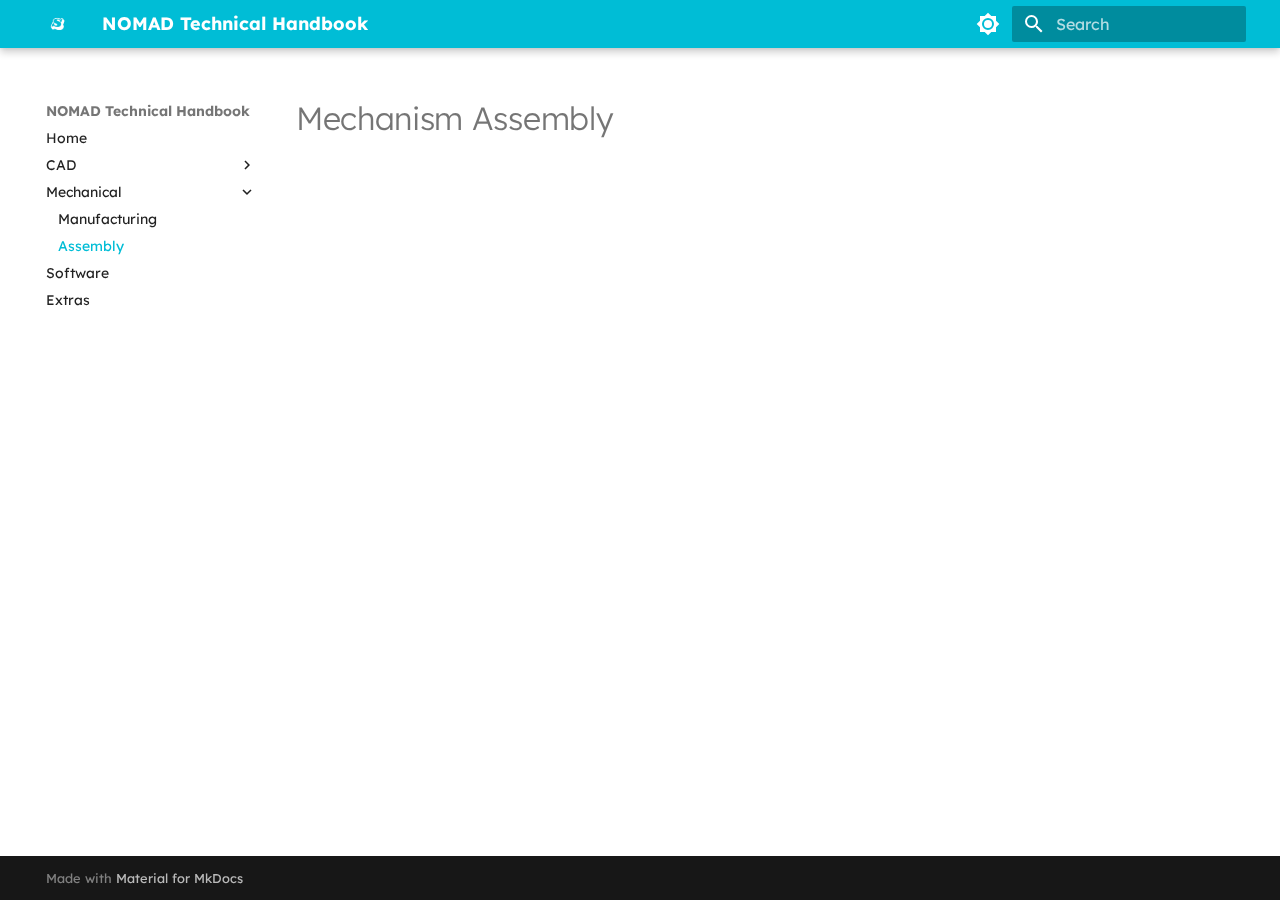
<file: assembly/index.html>
<!doctype html>
<html lang="en" class="no-js">
  <head>
    
      <meta charset="utf-8">
      <meta name="viewport" content="width=device-width,initial-scale=1">
      
      
      
        <link rel="canonical" href="https://nomad.com/assembly/">
      
      
        <link rel="prev" href="../mfg/">
      
      
        <link rel="next" href="../sw/">
      
      
      <link rel="icon" href="../assets/S.ico">
      <meta name="generator" content="mkdocs-1.6.1, mkdocs-material-9.6.14">
    
    
      
        <title>Assembly - NOMAD Technical Handbook</title>
      
    
    
      <link rel="stylesheet" href="../assets/stylesheets/main.342714a4.min.css">
      
        
        <link rel="stylesheet" href="../assets/stylesheets/palette.06af60db.min.css">
      
      


    
    
      
    
    
      
        
        
        <link rel="preconnect" href="https://fonts.gstatic.com" crossorigin>
        <link rel="stylesheet" href="https://fonts.googleapis.com/css?family=Lexend:300,300i,400,400i,700,700i%7CRoboto+Mono:400,400i,700,700i&display=fallback">
        <style>:root{--md-text-font:"Lexend";--md-code-font:"Roboto Mono"}</style>
      
    
    
      <link rel="stylesheet" href="../stylesheets/extra.css">
    
    <script>__md_scope=new URL("..",location),__md_hash=e=>[...e].reduce(((e,_)=>(e<<5)-e+_.charCodeAt(0)),0),__md_get=(e,_=localStorage,t=__md_scope)=>JSON.parse(_.getItem(t.pathname+"."+e)),__md_set=(e,_,t=localStorage,a=__md_scope)=>{try{t.setItem(a.pathname+"."+e,JSON.stringify(_))}catch(e){}}</script>
    
      

    
    
    
  </head>
  
  
    
    
      
    
    
    
    
    <body dir="ltr" data-md-color-scheme="default" data-md-color-primary="cyan" data-md-color-accent="pink">
  
    
    <input class="md-toggle" data-md-toggle="drawer" type="checkbox" id="__drawer" autocomplete="off">
    <input class="md-toggle" data-md-toggle="search" type="checkbox" id="__search" autocomplete="off">
    <label class="md-overlay" for="__drawer"></label>
    <div data-md-component="skip">
      
        
        <a href="#mechanism-assembly" class="md-skip">
          Skip to content
        </a>
      
    </div>
    <div data-md-component="announce">
      
    </div>
    
    
      

  

<header class="md-header md-header--shadow" data-md-component="header">
  <nav class="md-header__inner md-grid" aria-label="Header">
    <a href=".." title="NOMAD Technical Handbook" class="md-header__button md-logo" aria-label="NOMAD Technical Handbook" data-md-component="logo">
      
  <img src="../Remove Background S.png" alt="logo">

    </a>
    <label class="md-header__button md-icon" for="__drawer">
      
      <svg xmlns="http://www.w3.org/2000/svg" viewBox="0 0 24 24"><path d="M3 6h18v2H3zm0 5h18v2H3zm0 5h18v2H3z"/></svg>
    </label>
    <div class="md-header__title" data-md-component="header-title">
      <div class="md-header__ellipsis">
        <div class="md-header__topic">
          <span class="md-ellipsis">
            NOMAD Technical Handbook
          </span>
        </div>
        <div class="md-header__topic" data-md-component="header-topic">
          <span class="md-ellipsis">
            
              Assembly
            
          </span>
        </div>
      </div>
    </div>
    
      
        <form class="md-header__option" data-md-component="palette">
  
    
    
    
    <input class="md-option" data-md-color-media="" data-md-color-scheme="default" data-md-color-primary="cyan" data-md-color-accent="pink"  aria-label="Switch to dark mode"  type="radio" name="__palette" id="__palette_0">
    
      <label class="md-header__button md-icon" title="Switch to dark mode" for="__palette_1" hidden>
        <svg xmlns="http://www.w3.org/2000/svg" viewBox="0 0 24 24"><path d="M12 8a4 4 0 0 0-4 4 4 4 0 0 0 4 4 4 4 0 0 0 4-4 4 4 0 0 0-4-4m0 10a6 6 0 0 1-6-6 6 6 0 0 1 6-6 6 6 0 0 1 6 6 6 6 0 0 1-6 6m8-9.31V4h-4.69L12 .69 8.69 4H4v4.69L.69 12 4 15.31V20h4.69L12 23.31 15.31 20H20v-4.69L23.31 12z"/></svg>
      </label>
    
  
    
    
    
    <input class="md-option" data-md-color-media="" data-md-color-scheme="slate" data-md-color-primary="blue-grey" data-md-color-accent="light-blue"  aria-label="Switch to light mode"  type="radio" name="__palette" id="__palette_1">
    
      <label class="md-header__button md-icon" title="Switch to light mode" for="__palette_0" hidden>
        <svg xmlns="http://www.w3.org/2000/svg" viewBox="0 0 24 24"><path d="M12 18c-.89 0-1.74-.2-2.5-.55C11.56 16.5 13 14.42 13 12s-1.44-4.5-3.5-5.45C10.26 6.2 11.11 6 12 6a6 6 0 0 1 6 6 6 6 0 0 1-6 6m8-9.31V4h-4.69L12 .69 8.69 4H4v4.69L.69 12 4 15.31V20h4.69L12 23.31 15.31 20H20v-4.69L23.31 12z"/></svg>
      </label>
    
  
</form>
      
    
    
      <script>var palette=__md_get("__palette");if(palette&&palette.color){if("(prefers-color-scheme)"===palette.color.media){var media=matchMedia("(prefers-color-scheme: light)"),input=document.querySelector(media.matches?"[data-md-color-media='(prefers-color-scheme: light)']":"[data-md-color-media='(prefers-color-scheme: dark)']");palette.color.media=input.getAttribute("data-md-color-media"),palette.color.scheme=input.getAttribute("data-md-color-scheme"),palette.color.primary=input.getAttribute("data-md-color-primary"),palette.color.accent=input.getAttribute("data-md-color-accent")}for(var[key,value]of Object.entries(palette.color))document.body.setAttribute("data-md-color-"+key,value)}</script>
    
    
    
      
      
        <label class="md-header__button md-icon" for="__search">
          
          <svg xmlns="http://www.w3.org/2000/svg" viewBox="0 0 24 24"><path d="M9.5 3A6.5 6.5 0 0 1 16 9.5c0 1.61-.59 3.09-1.56 4.23l.27.27h.79l5 5-1.5 1.5-5-5v-.79l-.27-.27A6.52 6.52 0 0 1 9.5 16 6.5 6.5 0 0 1 3 9.5 6.5 6.5 0 0 1 9.5 3m0 2C7 5 5 7 5 9.5S7 14 9.5 14 14 12 14 9.5 12 5 9.5 5"/></svg>
        </label>
        <div class="md-search" data-md-component="search" role="dialog">
  <label class="md-search__overlay" for="__search"></label>
  <div class="md-search__inner" role="search">
    <form class="md-search__form" name="search">
      <input type="text" class="md-search__input" name="query" aria-label="Search" placeholder="Search" autocapitalize="off" autocorrect="off" autocomplete="off" spellcheck="false" data-md-component="search-query" required>
      <label class="md-search__icon md-icon" for="__search">
        
        <svg xmlns="http://www.w3.org/2000/svg" viewBox="0 0 24 24"><path d="M9.5 3A6.5 6.5 0 0 1 16 9.5c0 1.61-.59 3.09-1.56 4.23l.27.27h.79l5 5-1.5 1.5-5-5v-.79l-.27-.27A6.52 6.52 0 0 1 9.5 16 6.5 6.5 0 0 1 3 9.5 6.5 6.5 0 0 1 9.5 3m0 2C7 5 5 7 5 9.5S7 14 9.5 14 14 12 14 9.5 12 5 9.5 5"/></svg>
        
        <svg xmlns="http://www.w3.org/2000/svg" viewBox="0 0 24 24"><path d="M20 11v2H8l5.5 5.5-1.42 1.42L4.16 12l7.92-7.92L13.5 5.5 8 11z"/></svg>
      </label>
      <nav class="md-search__options" aria-label="Search">
        
        <button type="reset" class="md-search__icon md-icon" title="Clear" aria-label="Clear" tabindex="-1">
          
          <svg xmlns="http://www.w3.org/2000/svg" viewBox="0 0 24 24"><path d="M19 6.41 17.59 5 12 10.59 6.41 5 5 6.41 10.59 12 5 17.59 6.41 19 12 13.41 17.59 19 19 17.59 13.41 12z"/></svg>
        </button>
      </nav>
      
    </form>
    <div class="md-search__output">
      <div class="md-search__scrollwrap" tabindex="0" data-md-scrollfix>
        <div class="md-search-result" data-md-component="search-result">
          <div class="md-search-result__meta">
            Initializing search
          </div>
          <ol class="md-search-result__list" role="presentation"></ol>
        </div>
      </div>
    </div>
  </div>
</div>
      
    
    
  </nav>
  
</header>
    
    <div class="md-container" data-md-component="container">
      
      
        
          
        
      
      <main class="md-main" data-md-component="main">
        <div class="md-main__inner md-grid">
          
            
              
              <div class="md-sidebar md-sidebar--primary" data-md-component="sidebar" data-md-type="navigation" >
                <div class="md-sidebar__scrollwrap">
                  <div class="md-sidebar__inner">
                    



<nav class="md-nav md-nav--primary" aria-label="Navigation" data-md-level="0">
  <label class="md-nav__title" for="__drawer">
    <a href=".." title="NOMAD Technical Handbook" class="md-nav__button md-logo" aria-label="NOMAD Technical Handbook" data-md-component="logo">
      
  <img src="../Remove Background S.png" alt="logo">

    </a>
    NOMAD Technical Handbook
  </label>
  
  <ul class="md-nav__list" data-md-scrollfix>
    
      
      
  
  
  
  
    <li class="md-nav__item">
      <a href=".." class="md-nav__link">
        
  
  
  <span class="md-ellipsis">
    Home
    
  </span>
  

      </a>
    </li>
  

    
      
      
  
  
  
  
    
    
    
    
    
    <li class="md-nav__item md-nav__item--nested">
      
        
        
        <input class="md-nav__toggle md-toggle " type="checkbox" id="__nav_2" >
        
          
          <label class="md-nav__link" for="__nav_2" id="__nav_2_label" tabindex="0">
            
  
  
  <span class="md-ellipsis">
    CAD
    
  </span>
  

            <span class="md-nav__icon md-icon"></span>
          </label>
        
        <nav class="md-nav" data-md-level="1" aria-labelledby="__nav_2_label" aria-expanded="false">
          <label class="md-nav__title" for="__nav_2">
            <span class="md-nav__icon md-icon"></span>
            CAD
          </label>
          <ul class="md-nav__list" data-md-scrollfix>
            
              
                
  
  
  
  
    
    
    
    
    
    <li class="md-nav__item md-nav__item--nested">
      
        
        
        <input class="md-nav__toggle md-toggle " type="checkbox" id="__nav_2_1" >
        
          
          <label class="md-nav__link" for="__nav_2_1" id="__nav_2_1_label" tabindex="0">
            
  
  
  <span class="md-ellipsis">
    Plate Design
    
  </span>
  

            <span class="md-nav__icon md-icon"></span>
          </label>
        
        <nav class="md-nav" data-md-level="2" aria-labelledby="__nav_2_1_label" aria-expanded="false">
          <label class="md-nav__title" for="__nav_2_1">
            <span class="md-nav__icon md-icon"></span>
            Plate Design
          </label>
          <ul class="md-nav__list" data-md-scrollfix>
            
              
                
  
  
  
  
    <li class="md-nav__item">
      <a href="../pocketing/" class="md-nav__link">
        
  
  
  <span class="md-ellipsis">
    Pocketing
    
  </span>
  

      </a>
    </li>
  

              
            
              
                
  
  
  
  
    <li class="md-nav__item">
      <a href="../DFM/" class="md-nav__link">
        
  
  
  <span class="md-ellipsis">
    DFM
    
  </span>
  

      </a>
    </li>
  

              
            
              
                
  
  
  
  
    <li class="md-nav__item">
      <a href="../DFA/" class="md-nav__link">
        
  
  
  <span class="md-ellipsis">
    DFA
    
  </span>
  

      </a>
    </li>
  

              
            
              
                
  
  
  
  
    <li class="md-nav__item">
      <a href="../thicknesses/" class="md-nav__link">
        
  
  
  <span class="md-ellipsis">
    Thicknesses
    
  </span>
  

      </a>
    </li>
  

              
            
          </ul>
        </nav>
      
    </li>
  

              
            
              
                
  
  
  
  
    
    
    
    
    
    <li class="md-nav__item md-nav__item--nested">
      
        
        
        <input class="md-nav__toggle md-toggle " type="checkbox" id="__nav_2_2" >
        
          
          <label class="md-nav__link" for="__nav_2_2" id="__nav_2_2_label" tabindex="0">
            
  
  
  <span class="md-ellipsis">
    Wheels and Rollers
    
  </span>
  

            <span class="md-nav__icon md-icon"></span>
          </label>
        
        <nav class="md-nav" data-md-level="2" aria-labelledby="__nav_2_2_label" aria-expanded="false">
          <label class="md-nav__title" for="__nav_2_2">
            <span class="md-nav__icon md-icon"></span>
            Wheels and Rollers
          </label>
          <ul class="md-nav__list" data-md-scrollfix>
            
              
                
  
  
  
  
    <li class="md-nav__item">
      <a href="../wheels/" class="md-nav__link">
        
  
  
  <span class="md-ellipsis">
    Wheels
    
  </span>
  

      </a>
    </li>
  

              
            
              
                
  
  
  
  
    <li class="md-nav__item">
      <a href="../rollers/" class="md-nav__link">
        
  
  
  <span class="md-ellipsis">
    Rollers
    
  </span>
  

      </a>
    </li>
  

              
            
          </ul>
        </nav>
      
    </li>
  

              
            
              
                
  
  
  
  
    <li class="md-nav__item">
      <a href="../3DP/" class="md-nav__link">
        
  
  
  <span class="md-ellipsis">
    3D Prints
    
  </span>
  

      </a>
    </li>
  

              
            
          </ul>
        </nav>
      
    </li>
  

    
      
      
  
  
    
  
  
  
    
    
    
    
    
    <li class="md-nav__item md-nav__item--active md-nav__item--nested">
      
        
        
        <input class="md-nav__toggle md-toggle " type="checkbox" id="__nav_3" checked>
        
          
          <label class="md-nav__link" for="__nav_3" id="__nav_3_label" tabindex="0">
            
  
  
  <span class="md-ellipsis">
    Mechanical
    
  </span>
  

            <span class="md-nav__icon md-icon"></span>
          </label>
        
        <nav class="md-nav" data-md-level="1" aria-labelledby="__nav_3_label" aria-expanded="true">
          <label class="md-nav__title" for="__nav_3">
            <span class="md-nav__icon md-icon"></span>
            Mechanical
          </label>
          <ul class="md-nav__list" data-md-scrollfix>
            
              
                
  
  
  
  
    <li class="md-nav__item">
      <a href="../mfg/" class="md-nav__link">
        
  
  
  <span class="md-ellipsis">
    Manufacturing
    
  </span>
  

      </a>
    </li>
  

              
            
              
                
  
  
    
  
  
  
    <li class="md-nav__item md-nav__item--active">
      
      <input class="md-nav__toggle md-toggle" type="checkbox" id="__toc">
      
      
        
      
      
      <a href="./" class="md-nav__link md-nav__link--active">
        
  
  
  <span class="md-ellipsis">
    Assembly
    
  </span>
  

      </a>
      
    </li>
  

              
            
          </ul>
        </nav>
      
    </li>
  

    
      
      
  
  
  
  
    <li class="md-nav__item">
      <a href="../sw/" class="md-nav__link">
        
  
  
  <span class="md-ellipsis">
    Software
    
  </span>
  

      </a>
    </li>
  

    
      
      
  
  
  
  
    <li class="md-nav__item">
      <a href="../pocketingtable/" class="md-nav__link">
        
  
  
  <span class="md-ellipsis">
    Extras
    
  </span>
  

      </a>
    </li>
  

    
  </ul>
</nav>
                  </div>
                </div>
              </div>
            
            
              
              <div class="md-sidebar md-sidebar--secondary" data-md-component="sidebar" data-md-type="toc" >
                <div class="md-sidebar__scrollwrap">
                  <div class="md-sidebar__inner">
                    

<nav class="md-nav md-nav--secondary" aria-label="Table of contents">
  
  
  
    
  
  
</nav>
                  </div>
                </div>
              </div>
            
          
          
            <div class="md-content" data-md-component="content">
              <article class="md-content__inner md-typeset">
                
                  



<h1 id="mechanism-assembly">Mechanism Assembly</h1>












                
              </article>
            </div>
          
          
<script>var target=document.getElementById(location.hash.slice(1));target&&target.name&&(target.checked=target.name.startsWith("__tabbed_"))</script>
        </div>
        
      </main>
      
        <footer class="md-footer">
  
  <div class="md-footer-meta md-typeset">
    <div class="md-footer-meta__inner md-grid">
      <div class="md-copyright">
  
  
    Made with
    <a href="https://squidfunk.github.io/mkdocs-material/" target="_blank" rel="noopener">
      Material for MkDocs
    </a>
  
</div>
      
    </div>
  </div>
</footer>
      
    </div>
    <div class="md-dialog" data-md-component="dialog">
      <div class="md-dialog__inner md-typeset"></div>
    </div>
    
    
    
      
      <script id="__config" type="application/json">{"base": "..", "features": [], "search": "../assets/javascripts/workers/search.d50fe291.min.js", "tags": null, "translations": {"clipboard.copied": "Copied to clipboard", "clipboard.copy": "Copy to clipboard", "search.result.more.one": "1 more on this page", "search.result.more.other": "# more on this page", "search.result.none": "No matching documents", "search.result.one": "1 matching document", "search.result.other": "# matching documents", "search.result.placeholder": "Type to start searching", "search.result.term.missing": "Missing", "select.version": "Select version"}, "version": null}</script>
    
    
      <script src="../assets/javascripts/bundle.13a4f30d.min.js"></script>
      
    
  </body>
</html>
</file>
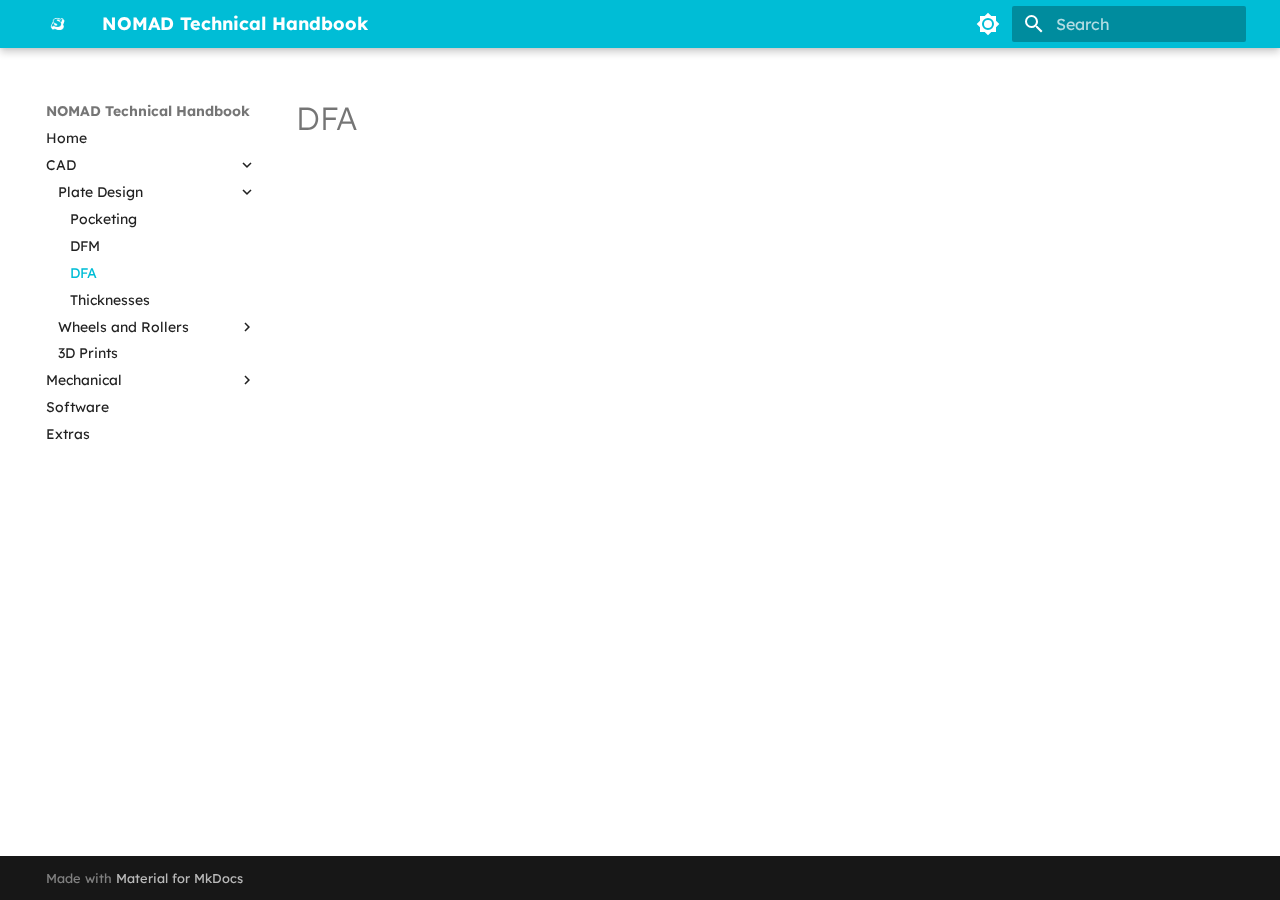
<file: DFA/index.html>
<!doctype html>
<html lang="en" class="no-js">
  <head>
    
      <meta charset="utf-8">
      <meta name="viewport" content="width=device-width,initial-scale=1">
      
      
      
        <link rel="canonical" href="https://nomad.com/DFA/">
      
      
        <link rel="prev" href="../DFM/">
      
      
        <link rel="next" href="../thicknesses/">
      
      
      <link rel="icon" href="../assets/S.ico">
      <meta name="generator" content="mkdocs-1.6.1, mkdocs-material-9.6.14">
    
    
      
        <title>DFA - NOMAD Technical Handbook</title>
      
    
    
      <link rel="stylesheet" href="../assets/stylesheets/main.342714a4.min.css">
      
        
        <link rel="stylesheet" href="../assets/stylesheets/palette.06af60db.min.css">
      
      


    
    
      
    
    
      
        
        
        <link rel="preconnect" href="https://fonts.gstatic.com" crossorigin>
        <link rel="stylesheet" href="https://fonts.googleapis.com/css?family=Lexend:300,300i,400,400i,700,700i%7CRoboto+Mono:400,400i,700,700i&display=fallback">
        <style>:root{--md-text-font:"Lexend";--md-code-font:"Roboto Mono"}</style>
      
    
    
      <link rel="stylesheet" href="../stylesheets/extra.css">
    
    <script>__md_scope=new URL("..",location),__md_hash=e=>[...e].reduce(((e,_)=>(e<<5)-e+_.charCodeAt(0)),0),__md_get=(e,_=localStorage,t=__md_scope)=>JSON.parse(_.getItem(t.pathname+"."+e)),__md_set=(e,_,t=localStorage,a=__md_scope)=>{try{t.setItem(a.pathname+"."+e,JSON.stringify(_))}catch(e){}}</script>
    
      

    
    
    
  </head>
  
  
    
    
      
    
    
    
    
    <body dir="ltr" data-md-color-scheme="default" data-md-color-primary="cyan" data-md-color-accent="pink">
  
    
    <input class="md-toggle" data-md-toggle="drawer" type="checkbox" id="__drawer" autocomplete="off">
    <input class="md-toggle" data-md-toggle="search" type="checkbox" id="__search" autocomplete="off">
    <label class="md-overlay" for="__drawer"></label>
    <div data-md-component="skip">
      
        
        <a href="#dfa" class="md-skip">
          Skip to content
        </a>
      
    </div>
    <div data-md-component="announce">
      
    </div>
    
    
      

  

<header class="md-header md-header--shadow" data-md-component="header">
  <nav class="md-header__inner md-grid" aria-label="Header">
    <a href=".." title="NOMAD Technical Handbook" class="md-header__button md-logo" aria-label="NOMAD Technical Handbook" data-md-component="logo">
      
  <img src="../Remove Background S.png" alt="logo">

    </a>
    <label class="md-header__button md-icon" for="__drawer">
      
      <svg xmlns="http://www.w3.org/2000/svg" viewBox="0 0 24 24"><path d="M3 6h18v2H3zm0 5h18v2H3zm0 5h18v2H3z"/></svg>
    </label>
    <div class="md-header__title" data-md-component="header-title">
      <div class="md-header__ellipsis">
        <div class="md-header__topic">
          <span class="md-ellipsis">
            NOMAD Technical Handbook
          </span>
        </div>
        <div class="md-header__topic" data-md-component="header-topic">
          <span class="md-ellipsis">
            
              DFA
            
          </span>
        </div>
      </div>
    </div>
    
      
        <form class="md-header__option" data-md-component="palette">
  
    
    
    
    <input class="md-option" data-md-color-media="" data-md-color-scheme="default" data-md-color-primary="cyan" data-md-color-accent="pink"  aria-label="Switch to dark mode"  type="radio" name="__palette" id="__palette_0">
    
      <label class="md-header__button md-icon" title="Switch to dark mode" for="__palette_1" hidden>
        <svg xmlns="http://www.w3.org/2000/svg" viewBox="0 0 24 24"><path d="M12 8a4 4 0 0 0-4 4 4 4 0 0 0 4 4 4 4 0 0 0 4-4 4 4 0 0 0-4-4m0 10a6 6 0 0 1-6-6 6 6 0 0 1 6-6 6 6 0 0 1 6 6 6 6 0 0 1-6 6m8-9.31V4h-4.69L12 .69 8.69 4H4v4.69L.69 12 4 15.31V20h4.69L12 23.31 15.31 20H20v-4.69L23.31 12z"/></svg>
      </label>
    
  
    
    
    
    <input class="md-option" data-md-color-media="" data-md-color-scheme="slate" data-md-color-primary="blue-grey" data-md-color-accent="light-blue"  aria-label="Switch to light mode"  type="radio" name="__palette" id="__palette_1">
    
      <label class="md-header__button md-icon" title="Switch to light mode" for="__palette_0" hidden>
        <svg xmlns="http://www.w3.org/2000/svg" viewBox="0 0 24 24"><path d="M12 18c-.89 0-1.74-.2-2.5-.55C11.56 16.5 13 14.42 13 12s-1.44-4.5-3.5-5.45C10.26 6.2 11.11 6 12 6a6 6 0 0 1 6 6 6 6 0 0 1-6 6m8-9.31V4h-4.69L12 .69 8.69 4H4v4.69L.69 12 4 15.31V20h4.69L12 23.31 15.31 20H20v-4.69L23.31 12z"/></svg>
      </label>
    
  
</form>
      
    
    
      <script>var palette=__md_get("__palette");if(palette&&palette.color){if("(prefers-color-scheme)"===palette.color.media){var media=matchMedia("(prefers-color-scheme: light)"),input=document.querySelector(media.matches?"[data-md-color-media='(prefers-color-scheme: light)']":"[data-md-color-media='(prefers-color-scheme: dark)']");palette.color.media=input.getAttribute("data-md-color-media"),palette.color.scheme=input.getAttribute("data-md-color-scheme"),palette.color.primary=input.getAttribute("data-md-color-primary"),palette.color.accent=input.getAttribute("data-md-color-accent")}for(var[key,value]of Object.entries(palette.color))document.body.setAttribute("data-md-color-"+key,value)}</script>
    
    
    
      
      
        <label class="md-header__button md-icon" for="__search">
          
          <svg xmlns="http://www.w3.org/2000/svg" viewBox="0 0 24 24"><path d="M9.5 3A6.5 6.5 0 0 1 16 9.5c0 1.61-.59 3.09-1.56 4.23l.27.27h.79l5 5-1.5 1.5-5-5v-.79l-.27-.27A6.52 6.52 0 0 1 9.5 16 6.5 6.5 0 0 1 3 9.5 6.5 6.5 0 0 1 9.5 3m0 2C7 5 5 7 5 9.5S7 14 9.5 14 14 12 14 9.5 12 5 9.5 5"/></svg>
        </label>
        <div class="md-search" data-md-component="search" role="dialog">
  <label class="md-search__overlay" for="__search"></label>
  <div class="md-search__inner" role="search">
    <form class="md-search__form" name="search">
      <input type="text" class="md-search__input" name="query" aria-label="Search" placeholder="Search" autocapitalize="off" autocorrect="off" autocomplete="off" spellcheck="false" data-md-component="search-query" required>
      <label class="md-search__icon md-icon" for="__search">
        
        <svg xmlns="http://www.w3.org/2000/svg" viewBox="0 0 24 24"><path d="M9.5 3A6.5 6.5 0 0 1 16 9.5c0 1.61-.59 3.09-1.56 4.23l.27.27h.79l5 5-1.5 1.5-5-5v-.79l-.27-.27A6.52 6.52 0 0 1 9.5 16 6.5 6.5 0 0 1 3 9.5 6.5 6.5 0 0 1 9.5 3m0 2C7 5 5 7 5 9.5S7 14 9.5 14 14 12 14 9.5 12 5 9.5 5"/></svg>
        
        <svg xmlns="http://www.w3.org/2000/svg" viewBox="0 0 24 24"><path d="M20 11v2H8l5.5 5.5-1.42 1.42L4.16 12l7.92-7.92L13.5 5.5 8 11z"/></svg>
      </label>
      <nav class="md-search__options" aria-label="Search">
        
        <button type="reset" class="md-search__icon md-icon" title="Clear" aria-label="Clear" tabindex="-1">
          
          <svg xmlns="http://www.w3.org/2000/svg" viewBox="0 0 24 24"><path d="M19 6.41 17.59 5 12 10.59 6.41 5 5 6.41 10.59 12 5 17.59 6.41 19 12 13.41 17.59 19 19 17.59 13.41 12z"/></svg>
        </button>
      </nav>
      
    </form>
    <div class="md-search__output">
      <div class="md-search__scrollwrap" tabindex="0" data-md-scrollfix>
        <div class="md-search-result" data-md-component="search-result">
          <div class="md-search-result__meta">
            Initializing search
          </div>
          <ol class="md-search-result__list" role="presentation"></ol>
        </div>
      </div>
    </div>
  </div>
</div>
      
    
    
  </nav>
  
</header>
    
    <div class="md-container" data-md-component="container">
      
      
        
          
        
      
      <main class="md-main" data-md-component="main">
        <div class="md-main__inner md-grid">
          
            
              
              <div class="md-sidebar md-sidebar--primary" data-md-component="sidebar" data-md-type="navigation" >
                <div class="md-sidebar__scrollwrap">
                  <div class="md-sidebar__inner">
                    



<nav class="md-nav md-nav--primary" aria-label="Navigation" data-md-level="0">
  <label class="md-nav__title" for="__drawer">
    <a href=".." title="NOMAD Technical Handbook" class="md-nav__button md-logo" aria-label="NOMAD Technical Handbook" data-md-component="logo">
      
  <img src="../Remove Background S.png" alt="logo">

    </a>
    NOMAD Technical Handbook
  </label>
  
  <ul class="md-nav__list" data-md-scrollfix>
    
      
      
  
  
  
  
    <li class="md-nav__item">
      <a href=".." class="md-nav__link">
        
  
  
  <span class="md-ellipsis">
    Home
    
  </span>
  

      </a>
    </li>
  

    
      
      
  
  
    
  
  
  
    
    
    
    
    
    <li class="md-nav__item md-nav__item--active md-nav__item--nested">
      
        
        
        <input class="md-nav__toggle md-toggle " type="checkbox" id="__nav_2" checked>
        
          
          <label class="md-nav__link" for="__nav_2" id="__nav_2_label" tabindex="0">
            
  
  
  <span class="md-ellipsis">
    CAD
    
  </span>
  

            <span class="md-nav__icon md-icon"></span>
          </label>
        
        <nav class="md-nav" data-md-level="1" aria-labelledby="__nav_2_label" aria-expanded="true">
          <label class="md-nav__title" for="__nav_2">
            <span class="md-nav__icon md-icon"></span>
            CAD
          </label>
          <ul class="md-nav__list" data-md-scrollfix>
            
              
                
  
  
    
  
  
  
    
    
    
    
    
    <li class="md-nav__item md-nav__item--active md-nav__item--nested">
      
        
        
        <input class="md-nav__toggle md-toggle " type="checkbox" id="__nav_2_1" checked>
        
          
          <label class="md-nav__link" for="__nav_2_1" id="__nav_2_1_label" tabindex="0">
            
  
  
  <span class="md-ellipsis">
    Plate Design
    
  </span>
  

            <span class="md-nav__icon md-icon"></span>
          </label>
        
        <nav class="md-nav" data-md-level="2" aria-labelledby="__nav_2_1_label" aria-expanded="true">
          <label class="md-nav__title" for="__nav_2_1">
            <span class="md-nav__icon md-icon"></span>
            Plate Design
          </label>
          <ul class="md-nav__list" data-md-scrollfix>
            
              
                
  
  
  
  
    <li class="md-nav__item">
      <a href="../pocketing/" class="md-nav__link">
        
  
  
  <span class="md-ellipsis">
    Pocketing
    
  </span>
  

      </a>
    </li>
  

              
            
              
                
  
  
  
  
    <li class="md-nav__item">
      <a href="../DFM/" class="md-nav__link">
        
  
  
  <span class="md-ellipsis">
    DFM
    
  </span>
  

      </a>
    </li>
  

              
            
              
                
  
  
    
  
  
  
    <li class="md-nav__item md-nav__item--active">
      
      <input class="md-nav__toggle md-toggle" type="checkbox" id="__toc">
      
      
        
      
      
      <a href="./" class="md-nav__link md-nav__link--active">
        
  
  
  <span class="md-ellipsis">
    DFA
    
  </span>
  

      </a>
      
    </li>
  

              
            
              
                
  
  
  
  
    <li class="md-nav__item">
      <a href="../thicknesses/" class="md-nav__link">
        
  
  
  <span class="md-ellipsis">
    Thicknesses
    
  </span>
  

      </a>
    </li>
  

              
            
          </ul>
        </nav>
      
    </li>
  

              
            
              
                
  
  
  
  
    
    
    
    
    
    <li class="md-nav__item md-nav__item--nested">
      
        
        
        <input class="md-nav__toggle md-toggle " type="checkbox" id="__nav_2_2" >
        
          
          <label class="md-nav__link" for="__nav_2_2" id="__nav_2_2_label" tabindex="0">
            
  
  
  <span class="md-ellipsis">
    Wheels and Rollers
    
  </span>
  

            <span class="md-nav__icon md-icon"></span>
          </label>
        
        <nav class="md-nav" data-md-level="2" aria-labelledby="__nav_2_2_label" aria-expanded="false">
          <label class="md-nav__title" for="__nav_2_2">
            <span class="md-nav__icon md-icon"></span>
            Wheels and Rollers
          </label>
          <ul class="md-nav__list" data-md-scrollfix>
            
              
                
  
  
  
  
    <li class="md-nav__item">
      <a href="../wheels/" class="md-nav__link">
        
  
  
  <span class="md-ellipsis">
    Wheels
    
  </span>
  

      </a>
    </li>
  

              
            
              
                
  
  
  
  
    <li class="md-nav__item">
      <a href="../rollers/" class="md-nav__link">
        
  
  
  <span class="md-ellipsis">
    Rollers
    
  </span>
  

      </a>
    </li>
  

              
            
          </ul>
        </nav>
      
    </li>
  

              
            
              
                
  
  
  
  
    <li class="md-nav__item">
      <a href="../3DP/" class="md-nav__link">
        
  
  
  <span class="md-ellipsis">
    3D Prints
    
  </span>
  

      </a>
    </li>
  

              
            
          </ul>
        </nav>
      
    </li>
  

    
      
      
  
  
  
  
    
    
    
    
    
    <li class="md-nav__item md-nav__item--nested">
      
        
        
        <input class="md-nav__toggle md-toggle " type="checkbox" id="__nav_3" >
        
          
          <label class="md-nav__link" for="__nav_3" id="__nav_3_label" tabindex="0">
            
  
  
  <span class="md-ellipsis">
    Mechanical
    
  </span>
  

            <span class="md-nav__icon md-icon"></span>
          </label>
        
        <nav class="md-nav" data-md-level="1" aria-labelledby="__nav_3_label" aria-expanded="false">
          <label class="md-nav__title" for="__nav_3">
            <span class="md-nav__icon md-icon"></span>
            Mechanical
          </label>
          <ul class="md-nav__list" data-md-scrollfix>
            
              
                
  
  
  
  
    <li class="md-nav__item">
      <a href="../mfg/" class="md-nav__link">
        
  
  
  <span class="md-ellipsis">
    Manufacturing
    
  </span>
  

      </a>
    </li>
  

              
            
              
                
  
  
  
  
    <li class="md-nav__item">
      <a href="../assembly/" class="md-nav__link">
        
  
  
  <span class="md-ellipsis">
    Assembly
    
  </span>
  

      </a>
    </li>
  

              
            
          </ul>
        </nav>
      
    </li>
  

    
      
      
  
  
  
  
    <li class="md-nav__item">
      <a href="../sw/" class="md-nav__link">
        
  
  
  <span class="md-ellipsis">
    Software
    
  </span>
  

      </a>
    </li>
  

    
      
      
  
  
  
  
    <li class="md-nav__item">
      <a href="../pocketingtable/" class="md-nav__link">
        
  
  
  <span class="md-ellipsis">
    Extras
    
  </span>
  

      </a>
    </li>
  

    
  </ul>
</nav>
                  </div>
                </div>
              </div>
            
            
              
              <div class="md-sidebar md-sidebar--secondary" data-md-component="sidebar" data-md-type="toc" >
                <div class="md-sidebar__scrollwrap">
                  <div class="md-sidebar__inner">
                    

<nav class="md-nav md-nav--secondary" aria-label="Table of contents">
  
  
  
    
  
  
</nav>
                  </div>
                </div>
              </div>
            
          
          
            <div class="md-content" data-md-component="content">
              <article class="md-content__inner md-typeset">
                
                  



<h1 id="dfa">DFA</h1>












                
              </article>
            </div>
          
          
<script>var target=document.getElementById(location.hash.slice(1));target&&target.name&&(target.checked=target.name.startsWith("__tabbed_"))</script>
        </div>
        
      </main>
      
        <footer class="md-footer">
  
  <div class="md-footer-meta md-typeset">
    <div class="md-footer-meta__inner md-grid">
      <div class="md-copyright">
  
  
    Made with
    <a href="https://squidfunk.github.io/mkdocs-material/" target="_blank" rel="noopener">
      Material for MkDocs
    </a>
  
</div>
      
    </div>
  </div>
</footer>
      
    </div>
    <div class="md-dialog" data-md-component="dialog">
      <div class="md-dialog__inner md-typeset"></div>
    </div>
    
    
    
      
      <script id="__config" type="application/json">{"base": "..", "features": [], "search": "../assets/javascripts/workers/search.d50fe291.min.js", "tags": null, "translations": {"clipboard.copied": "Copied to clipboard", "clipboard.copy": "Copy to clipboard", "search.result.more.one": "1 more on this page", "search.result.more.other": "# more on this page", "search.result.none": "No matching documents", "search.result.one": "1 matching document", "search.result.other": "# matching documents", "search.result.placeholder": "Type to start searching", "search.result.term.missing": "Missing", "select.version": "Select version"}, "version": null}</script>
    
    
      <script src="../assets/javascripts/bundle.13a4f30d.min.js"></script>
      
    
  </body>
</html>
</file>
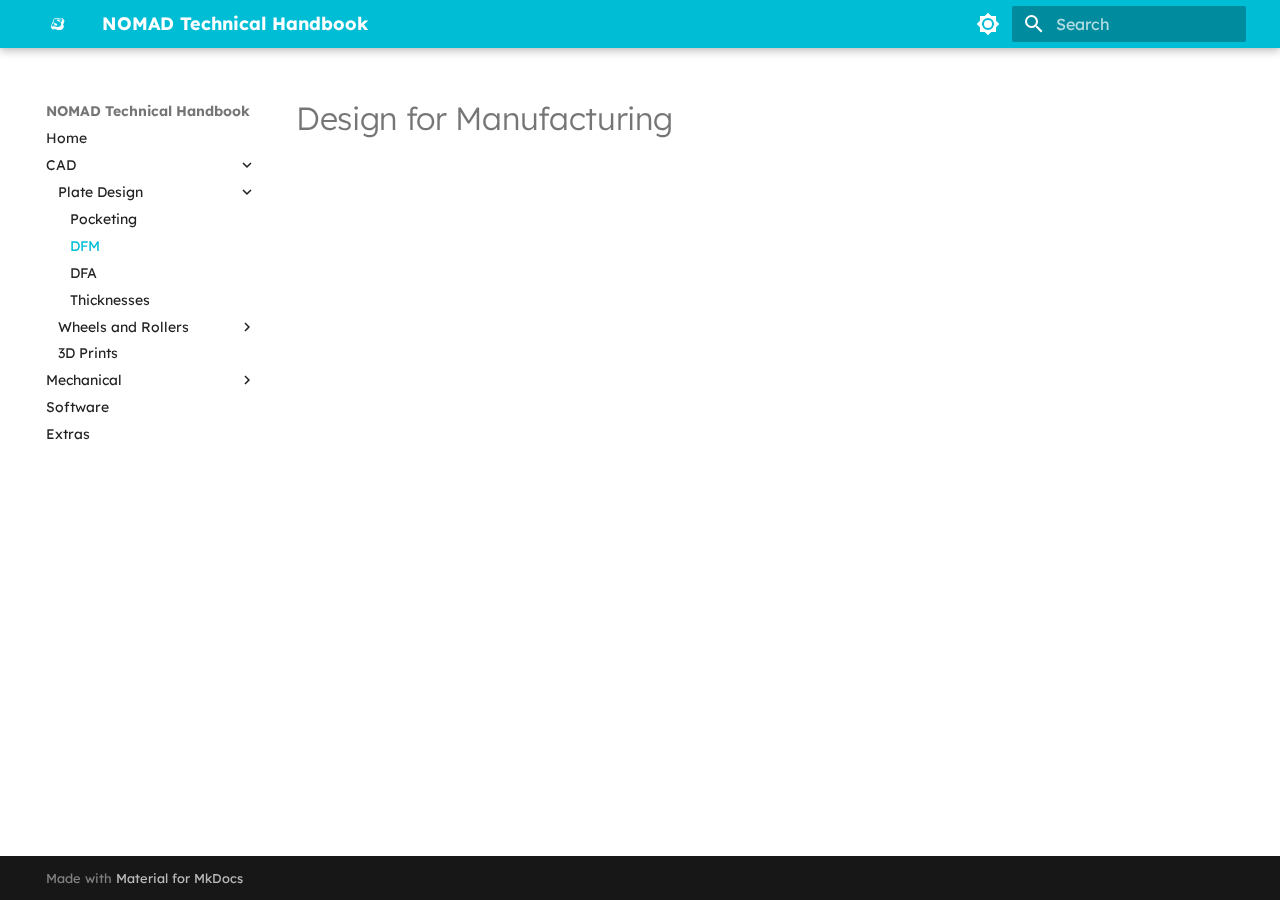
<file: DFM/index.html>
<!doctype html>
<html lang="en" class="no-js">
  <head>
    
      <meta charset="utf-8">
      <meta name="viewport" content="width=device-width,initial-scale=1">
      
      
      
        <link rel="canonical" href="https://nomad.com/DFM/">
      
      
        <link rel="prev" href="../pocketing/">
      
      
        <link rel="next" href="../DFA/">
      
      
      <link rel="icon" href="../assets/S.ico">
      <meta name="generator" content="mkdocs-1.6.1, mkdocs-material-9.6.14">
    
    
      
        <title>DFM - NOMAD Technical Handbook</title>
      
    
    
      <link rel="stylesheet" href="../assets/stylesheets/main.342714a4.min.css">
      
        
        <link rel="stylesheet" href="../assets/stylesheets/palette.06af60db.min.css">
      
      


    
    
      
    
    
      
        
        
        <link rel="preconnect" href="https://fonts.gstatic.com" crossorigin>
        <link rel="stylesheet" href="https://fonts.googleapis.com/css?family=Lexend:300,300i,400,400i,700,700i%7CRoboto+Mono:400,400i,700,700i&display=fallback">
        <style>:root{--md-text-font:"Lexend";--md-code-font:"Roboto Mono"}</style>
      
    
    
      <link rel="stylesheet" href="../stylesheets/extra.css">
    
    <script>__md_scope=new URL("..",location),__md_hash=e=>[...e].reduce(((e,_)=>(e<<5)-e+_.charCodeAt(0)),0),__md_get=(e,_=localStorage,t=__md_scope)=>JSON.parse(_.getItem(t.pathname+"."+e)),__md_set=(e,_,t=localStorage,a=__md_scope)=>{try{t.setItem(a.pathname+"."+e,JSON.stringify(_))}catch(e){}}</script>
    
      

    
    
    
  </head>
  
  
    
    
      
    
    
    
    
    <body dir="ltr" data-md-color-scheme="default" data-md-color-primary="cyan" data-md-color-accent="pink">
  
    
    <input class="md-toggle" data-md-toggle="drawer" type="checkbox" id="__drawer" autocomplete="off">
    <input class="md-toggle" data-md-toggle="search" type="checkbox" id="__search" autocomplete="off">
    <label class="md-overlay" for="__drawer"></label>
    <div data-md-component="skip">
      
        
        <a href="#design-for-manufacturing" class="md-skip">
          Skip to content
        </a>
      
    </div>
    <div data-md-component="announce">
      
    </div>
    
    
      

  

<header class="md-header md-header--shadow" data-md-component="header">
  <nav class="md-header__inner md-grid" aria-label="Header">
    <a href=".." title="NOMAD Technical Handbook" class="md-header__button md-logo" aria-label="NOMAD Technical Handbook" data-md-component="logo">
      
  <img src="../Remove Background S.png" alt="logo">

    </a>
    <label class="md-header__button md-icon" for="__drawer">
      
      <svg xmlns="http://www.w3.org/2000/svg" viewBox="0 0 24 24"><path d="M3 6h18v2H3zm0 5h18v2H3zm0 5h18v2H3z"/></svg>
    </label>
    <div class="md-header__title" data-md-component="header-title">
      <div class="md-header__ellipsis">
        <div class="md-header__topic">
          <span class="md-ellipsis">
            NOMAD Technical Handbook
          </span>
        </div>
        <div class="md-header__topic" data-md-component="header-topic">
          <span class="md-ellipsis">
            
              DFM
            
          </span>
        </div>
      </div>
    </div>
    
      
        <form class="md-header__option" data-md-component="palette">
  
    
    
    
    <input class="md-option" data-md-color-media="" data-md-color-scheme="default" data-md-color-primary="cyan" data-md-color-accent="pink"  aria-label="Switch to dark mode"  type="radio" name="__palette" id="__palette_0">
    
      <label class="md-header__button md-icon" title="Switch to dark mode" for="__palette_1" hidden>
        <svg xmlns="http://www.w3.org/2000/svg" viewBox="0 0 24 24"><path d="M12 8a4 4 0 0 0-4 4 4 4 0 0 0 4 4 4 4 0 0 0 4-4 4 4 0 0 0-4-4m0 10a6 6 0 0 1-6-6 6 6 0 0 1 6-6 6 6 0 0 1 6 6 6 6 0 0 1-6 6m8-9.31V4h-4.69L12 .69 8.69 4H4v4.69L.69 12 4 15.31V20h4.69L12 23.31 15.31 20H20v-4.69L23.31 12z"/></svg>
      </label>
    
  
    
    
    
    <input class="md-option" data-md-color-media="" data-md-color-scheme="slate" data-md-color-primary="blue-grey" data-md-color-accent="light-blue"  aria-label="Switch to light mode"  type="radio" name="__palette" id="__palette_1">
    
      <label class="md-header__button md-icon" title="Switch to light mode" for="__palette_0" hidden>
        <svg xmlns="http://www.w3.org/2000/svg" viewBox="0 0 24 24"><path d="M12 18c-.89 0-1.74-.2-2.5-.55C11.56 16.5 13 14.42 13 12s-1.44-4.5-3.5-5.45C10.26 6.2 11.11 6 12 6a6 6 0 0 1 6 6 6 6 0 0 1-6 6m8-9.31V4h-4.69L12 .69 8.69 4H4v4.69L.69 12 4 15.31V20h4.69L12 23.31 15.31 20H20v-4.69L23.31 12z"/></svg>
      </label>
    
  
</form>
      
    
    
      <script>var palette=__md_get("__palette");if(palette&&palette.color){if("(prefers-color-scheme)"===palette.color.media){var media=matchMedia("(prefers-color-scheme: light)"),input=document.querySelector(media.matches?"[data-md-color-media='(prefers-color-scheme: light)']":"[data-md-color-media='(prefers-color-scheme: dark)']");palette.color.media=input.getAttribute("data-md-color-media"),palette.color.scheme=input.getAttribute("data-md-color-scheme"),palette.color.primary=input.getAttribute("data-md-color-primary"),palette.color.accent=input.getAttribute("data-md-color-accent")}for(var[key,value]of Object.entries(palette.color))document.body.setAttribute("data-md-color-"+key,value)}</script>
    
    
    
      
      
        <label class="md-header__button md-icon" for="__search">
          
          <svg xmlns="http://www.w3.org/2000/svg" viewBox="0 0 24 24"><path d="M9.5 3A6.5 6.5 0 0 1 16 9.5c0 1.61-.59 3.09-1.56 4.23l.27.27h.79l5 5-1.5 1.5-5-5v-.79l-.27-.27A6.52 6.52 0 0 1 9.5 16 6.5 6.5 0 0 1 3 9.5 6.5 6.5 0 0 1 9.5 3m0 2C7 5 5 7 5 9.5S7 14 9.5 14 14 12 14 9.5 12 5 9.5 5"/></svg>
        </label>
        <div class="md-search" data-md-component="search" role="dialog">
  <label class="md-search__overlay" for="__search"></label>
  <div class="md-search__inner" role="search">
    <form class="md-search__form" name="search">
      <input type="text" class="md-search__input" name="query" aria-label="Search" placeholder="Search" autocapitalize="off" autocorrect="off" autocomplete="off" spellcheck="false" data-md-component="search-query" required>
      <label class="md-search__icon md-icon" for="__search">
        
        <svg xmlns="http://www.w3.org/2000/svg" viewBox="0 0 24 24"><path d="M9.5 3A6.5 6.5 0 0 1 16 9.5c0 1.61-.59 3.09-1.56 4.23l.27.27h.79l5 5-1.5 1.5-5-5v-.79l-.27-.27A6.52 6.52 0 0 1 9.5 16 6.5 6.5 0 0 1 3 9.5 6.5 6.5 0 0 1 9.5 3m0 2C7 5 5 7 5 9.5S7 14 9.5 14 14 12 14 9.5 12 5 9.5 5"/></svg>
        
        <svg xmlns="http://www.w3.org/2000/svg" viewBox="0 0 24 24"><path d="M20 11v2H8l5.5 5.5-1.42 1.42L4.16 12l7.92-7.92L13.5 5.5 8 11z"/></svg>
      </label>
      <nav class="md-search__options" aria-label="Search">
        
        <button type="reset" class="md-search__icon md-icon" title="Clear" aria-label="Clear" tabindex="-1">
          
          <svg xmlns="http://www.w3.org/2000/svg" viewBox="0 0 24 24"><path d="M19 6.41 17.59 5 12 10.59 6.41 5 5 6.41 10.59 12 5 17.59 6.41 19 12 13.41 17.59 19 19 17.59 13.41 12z"/></svg>
        </button>
      </nav>
      
    </form>
    <div class="md-search__output">
      <div class="md-search__scrollwrap" tabindex="0" data-md-scrollfix>
        <div class="md-search-result" data-md-component="search-result">
          <div class="md-search-result__meta">
            Initializing search
          </div>
          <ol class="md-search-result__list" role="presentation"></ol>
        </div>
      </div>
    </div>
  </div>
</div>
      
    
    
  </nav>
  
</header>
    
    <div class="md-container" data-md-component="container">
      
      
        
          
        
      
      <main class="md-main" data-md-component="main">
        <div class="md-main__inner md-grid">
          
            
              
              <div class="md-sidebar md-sidebar--primary" data-md-component="sidebar" data-md-type="navigation" >
                <div class="md-sidebar__scrollwrap">
                  <div class="md-sidebar__inner">
                    



<nav class="md-nav md-nav--primary" aria-label="Navigation" data-md-level="0">
  <label class="md-nav__title" for="__drawer">
    <a href=".." title="NOMAD Technical Handbook" class="md-nav__button md-logo" aria-label="NOMAD Technical Handbook" data-md-component="logo">
      
  <img src="../Remove Background S.png" alt="logo">

    </a>
    NOMAD Technical Handbook
  </label>
  
  <ul class="md-nav__list" data-md-scrollfix>
    
      
      
  
  
  
  
    <li class="md-nav__item">
      <a href=".." class="md-nav__link">
        
  
  
  <span class="md-ellipsis">
    Home
    
  </span>
  

      </a>
    </li>
  

    
      
      
  
  
    
  
  
  
    
    
    
    
    
    <li class="md-nav__item md-nav__item--active md-nav__item--nested">
      
        
        
        <input class="md-nav__toggle md-toggle " type="checkbox" id="__nav_2" checked>
        
          
          <label class="md-nav__link" for="__nav_2" id="__nav_2_label" tabindex="0">
            
  
  
  <span class="md-ellipsis">
    CAD
    
  </span>
  

            <span class="md-nav__icon md-icon"></span>
          </label>
        
        <nav class="md-nav" data-md-level="1" aria-labelledby="__nav_2_label" aria-expanded="true">
          <label class="md-nav__title" for="__nav_2">
            <span class="md-nav__icon md-icon"></span>
            CAD
          </label>
          <ul class="md-nav__list" data-md-scrollfix>
            
              
                
  
  
    
  
  
  
    
    
    
    
    
    <li class="md-nav__item md-nav__item--active md-nav__item--nested">
      
        
        
        <input class="md-nav__toggle md-toggle " type="checkbox" id="__nav_2_1" checked>
        
          
          <label class="md-nav__link" for="__nav_2_1" id="__nav_2_1_label" tabindex="0">
            
  
  
  <span class="md-ellipsis">
    Plate Design
    
  </span>
  

            <span class="md-nav__icon md-icon"></span>
          </label>
        
        <nav class="md-nav" data-md-level="2" aria-labelledby="__nav_2_1_label" aria-expanded="true">
          <label class="md-nav__title" for="__nav_2_1">
            <span class="md-nav__icon md-icon"></span>
            Plate Design
          </label>
          <ul class="md-nav__list" data-md-scrollfix>
            
              
                
  
  
  
  
    <li class="md-nav__item">
      <a href="../pocketing/" class="md-nav__link">
        
  
  
  <span class="md-ellipsis">
    Pocketing
    
  </span>
  

      </a>
    </li>
  

              
            
              
                
  
  
    
  
  
  
    <li class="md-nav__item md-nav__item--active">
      
      <input class="md-nav__toggle md-toggle" type="checkbox" id="__toc">
      
      
        
      
      
      <a href="./" class="md-nav__link md-nav__link--active">
        
  
  
  <span class="md-ellipsis">
    DFM
    
  </span>
  

      </a>
      
    </li>
  

              
            
              
                
  
  
  
  
    <li class="md-nav__item">
      <a href="../DFA/" class="md-nav__link">
        
  
  
  <span class="md-ellipsis">
    DFA
    
  </span>
  

      </a>
    </li>
  

              
            
              
                
  
  
  
  
    <li class="md-nav__item">
      <a href="../thicknesses/" class="md-nav__link">
        
  
  
  <span class="md-ellipsis">
    Thicknesses
    
  </span>
  

      </a>
    </li>
  

              
            
          </ul>
        </nav>
      
    </li>
  

              
            
              
                
  
  
  
  
    
    
    
    
    
    <li class="md-nav__item md-nav__item--nested">
      
        
        
        <input class="md-nav__toggle md-toggle " type="checkbox" id="__nav_2_2" >
        
          
          <label class="md-nav__link" for="__nav_2_2" id="__nav_2_2_label" tabindex="0">
            
  
  
  <span class="md-ellipsis">
    Wheels and Rollers
    
  </span>
  

            <span class="md-nav__icon md-icon"></span>
          </label>
        
        <nav class="md-nav" data-md-level="2" aria-labelledby="__nav_2_2_label" aria-expanded="false">
          <label class="md-nav__title" for="__nav_2_2">
            <span class="md-nav__icon md-icon"></span>
            Wheels and Rollers
          </label>
          <ul class="md-nav__list" data-md-scrollfix>
            
              
                
  
  
  
  
    <li class="md-nav__item">
      <a href="../wheels/" class="md-nav__link">
        
  
  
  <span class="md-ellipsis">
    Wheels
    
  </span>
  

      </a>
    </li>
  

              
            
              
                
  
  
  
  
    <li class="md-nav__item">
      <a href="../rollers/" class="md-nav__link">
        
  
  
  <span class="md-ellipsis">
    Rollers
    
  </span>
  

      </a>
    </li>
  

              
            
          </ul>
        </nav>
      
    </li>
  

              
            
              
                
  
  
  
  
    <li class="md-nav__item">
      <a href="../3DP/" class="md-nav__link">
        
  
  
  <span class="md-ellipsis">
    3D Prints
    
  </span>
  

      </a>
    </li>
  

              
            
          </ul>
        </nav>
      
    </li>
  

    
      
      
  
  
  
  
    
    
    
    
    
    <li class="md-nav__item md-nav__item--nested">
      
        
        
        <input class="md-nav__toggle md-toggle " type="checkbox" id="__nav_3" >
        
          
          <label class="md-nav__link" for="__nav_3" id="__nav_3_label" tabindex="0">
            
  
  
  <span class="md-ellipsis">
    Mechanical
    
  </span>
  

            <span class="md-nav__icon md-icon"></span>
          </label>
        
        <nav class="md-nav" data-md-level="1" aria-labelledby="__nav_3_label" aria-expanded="false">
          <label class="md-nav__title" for="__nav_3">
            <span class="md-nav__icon md-icon"></span>
            Mechanical
          </label>
          <ul class="md-nav__list" data-md-scrollfix>
            
              
                
  
  
  
  
    <li class="md-nav__item">
      <a href="../mfg/" class="md-nav__link">
        
  
  
  <span class="md-ellipsis">
    Manufacturing
    
  </span>
  

      </a>
    </li>
  

              
            
              
                
  
  
  
  
    <li class="md-nav__item">
      <a href="../assembly/" class="md-nav__link">
        
  
  
  <span class="md-ellipsis">
    Assembly
    
  </span>
  

      </a>
    </li>
  

              
            
          </ul>
        </nav>
      
    </li>
  

    
      
      
  
  
  
  
    <li class="md-nav__item">
      <a href="../sw/" class="md-nav__link">
        
  
  
  <span class="md-ellipsis">
    Software
    
  </span>
  

      </a>
    </li>
  

    
      
      
  
  
  
  
    <li class="md-nav__item">
      <a href="../pocketingtable/" class="md-nav__link">
        
  
  
  <span class="md-ellipsis">
    Extras
    
  </span>
  

      </a>
    </li>
  

    
  </ul>
</nav>
                  </div>
                </div>
              </div>
            
            
              
              <div class="md-sidebar md-sidebar--secondary" data-md-component="sidebar" data-md-type="toc" >
                <div class="md-sidebar__scrollwrap">
                  <div class="md-sidebar__inner">
                    

<nav class="md-nav md-nav--secondary" aria-label="Table of contents">
  
  
  
    
  
  
</nav>
                  </div>
                </div>
              </div>
            
          
          
            <div class="md-content" data-md-component="content">
              <article class="md-content__inner md-typeset">
                
                  



<h1 id="design-for-manufacturing">Design for Manufacturing</h1>












                
              </article>
            </div>
          
          
<script>var target=document.getElementById(location.hash.slice(1));target&&target.name&&(target.checked=target.name.startsWith("__tabbed_"))</script>
        </div>
        
      </main>
      
        <footer class="md-footer">
  
  <div class="md-footer-meta md-typeset">
    <div class="md-footer-meta__inner md-grid">
      <div class="md-copyright">
  
  
    Made with
    <a href="https://squidfunk.github.io/mkdocs-material/" target="_blank" rel="noopener">
      Material for MkDocs
    </a>
  
</div>
      
    </div>
  </div>
</footer>
      
    </div>
    <div class="md-dialog" data-md-component="dialog">
      <div class="md-dialog__inner md-typeset"></div>
    </div>
    
    
    
      
      <script id="__config" type="application/json">{"base": "..", "features": [], "search": "../assets/javascripts/workers/search.d50fe291.min.js", "tags": null, "translations": {"clipboard.copied": "Copied to clipboard", "clipboard.copy": "Copy to clipboard", "search.result.more.one": "1 more on this page", "search.result.more.other": "# more on this page", "search.result.none": "No matching documents", "search.result.one": "1 matching document", "search.result.other": "# matching documents", "search.result.placeholder": "Type to start searching", "search.result.term.missing": "Missing", "select.version": "Select version"}, "version": null}</script>
    
    
      <script src="../assets/javascripts/bundle.13a4f30d.min.js"></script>
      
    
  </body>
</html>
</file>
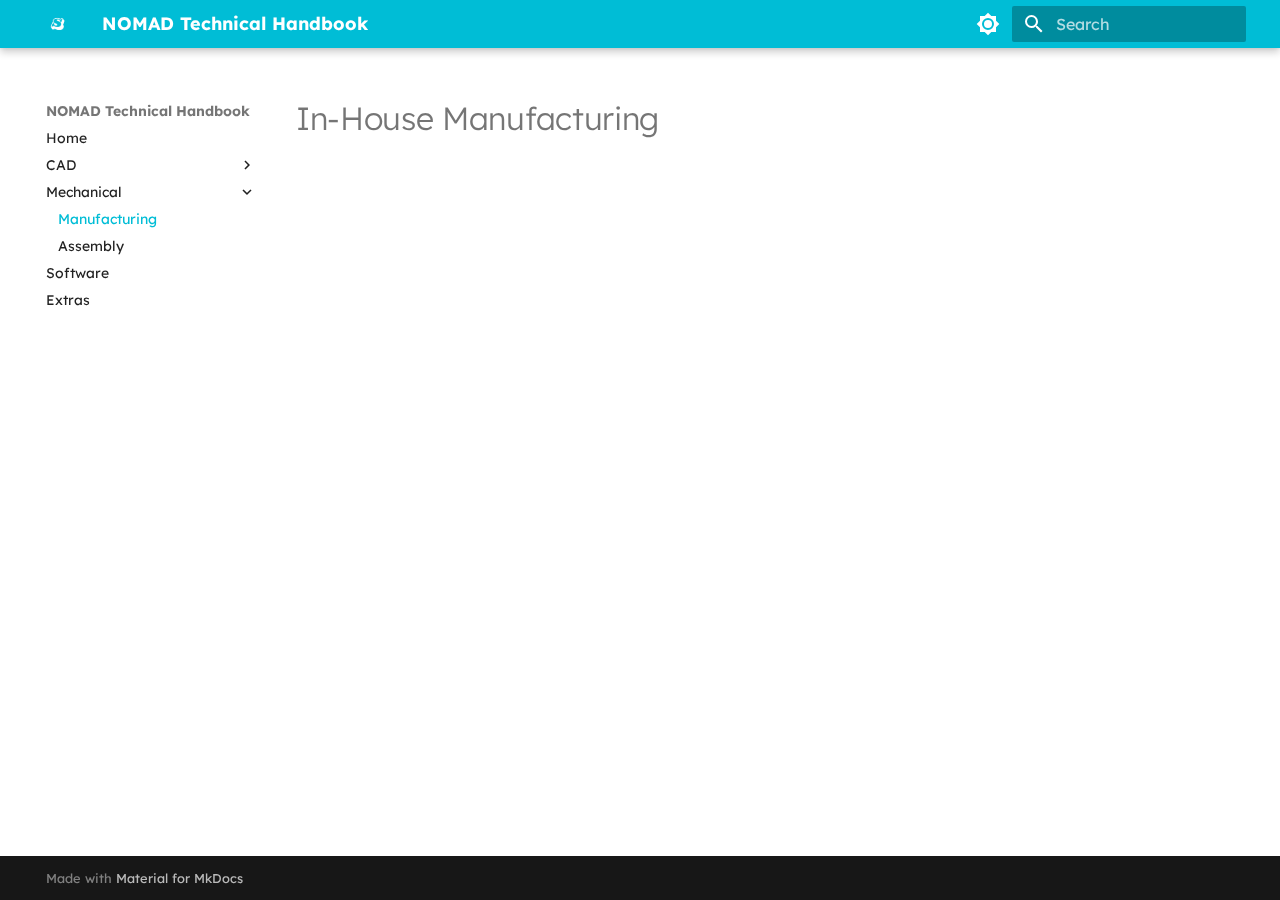
<file: mfg/index.html>
<!doctype html>
<html lang="en" class="no-js">
  <head>
    
      <meta charset="utf-8">
      <meta name="viewport" content="width=device-width,initial-scale=1">
      
      
      
        <link rel="canonical" href="https://nomad.com/mfg/">
      
      
        <link rel="prev" href="../3DP/">
      
      
        <link rel="next" href="../assembly/">
      
      
      <link rel="icon" href="../assets/S.ico">
      <meta name="generator" content="mkdocs-1.6.1, mkdocs-material-9.6.14">
    
    
      
        <title>Manufacturing - NOMAD Technical Handbook</title>
      
    
    
      <link rel="stylesheet" href="../assets/stylesheets/main.342714a4.min.css">
      
        
        <link rel="stylesheet" href="../assets/stylesheets/palette.06af60db.min.css">
      
      


    
    
      
    
    
      
        
        
        <link rel="preconnect" href="https://fonts.gstatic.com" crossorigin>
        <link rel="stylesheet" href="https://fonts.googleapis.com/css?family=Lexend:300,300i,400,400i,700,700i%7CRoboto+Mono:400,400i,700,700i&display=fallback">
        <style>:root{--md-text-font:"Lexend";--md-code-font:"Roboto Mono"}</style>
      
    
    
      <link rel="stylesheet" href="../stylesheets/extra.css">
    
    <script>__md_scope=new URL("..",location),__md_hash=e=>[...e].reduce(((e,_)=>(e<<5)-e+_.charCodeAt(0)),0),__md_get=(e,_=localStorage,t=__md_scope)=>JSON.parse(_.getItem(t.pathname+"."+e)),__md_set=(e,_,t=localStorage,a=__md_scope)=>{try{t.setItem(a.pathname+"."+e,JSON.stringify(_))}catch(e){}}</script>
    
      

    
    
    
  </head>
  
  
    
    
      
    
    
    
    
    <body dir="ltr" data-md-color-scheme="default" data-md-color-primary="cyan" data-md-color-accent="pink">
  
    
    <input class="md-toggle" data-md-toggle="drawer" type="checkbox" id="__drawer" autocomplete="off">
    <input class="md-toggle" data-md-toggle="search" type="checkbox" id="__search" autocomplete="off">
    <label class="md-overlay" for="__drawer"></label>
    <div data-md-component="skip">
      
        
        <a href="#in-house-manufacturing" class="md-skip">
          Skip to content
        </a>
      
    </div>
    <div data-md-component="announce">
      
    </div>
    
    
      

  

<header class="md-header md-header--shadow" data-md-component="header">
  <nav class="md-header__inner md-grid" aria-label="Header">
    <a href=".." title="NOMAD Technical Handbook" class="md-header__button md-logo" aria-label="NOMAD Technical Handbook" data-md-component="logo">
      
  <img src="../Remove Background S.png" alt="logo">

    </a>
    <label class="md-header__button md-icon" for="__drawer">
      
      <svg xmlns="http://www.w3.org/2000/svg" viewBox="0 0 24 24"><path d="M3 6h18v2H3zm0 5h18v2H3zm0 5h18v2H3z"/></svg>
    </label>
    <div class="md-header__title" data-md-component="header-title">
      <div class="md-header__ellipsis">
        <div class="md-header__topic">
          <span class="md-ellipsis">
            NOMAD Technical Handbook
          </span>
        </div>
        <div class="md-header__topic" data-md-component="header-topic">
          <span class="md-ellipsis">
            
              Manufacturing
            
          </span>
        </div>
      </div>
    </div>
    
      
        <form class="md-header__option" data-md-component="palette">
  
    
    
    
    <input class="md-option" data-md-color-media="" data-md-color-scheme="default" data-md-color-primary="cyan" data-md-color-accent="pink"  aria-label="Switch to dark mode"  type="radio" name="__palette" id="__palette_0">
    
      <label class="md-header__button md-icon" title="Switch to dark mode" for="__palette_1" hidden>
        <svg xmlns="http://www.w3.org/2000/svg" viewBox="0 0 24 24"><path d="M12 8a4 4 0 0 0-4 4 4 4 0 0 0 4 4 4 4 0 0 0 4-4 4 4 0 0 0-4-4m0 10a6 6 0 0 1-6-6 6 6 0 0 1 6-6 6 6 0 0 1 6 6 6 6 0 0 1-6 6m8-9.31V4h-4.69L12 .69 8.69 4H4v4.69L.69 12 4 15.31V20h4.69L12 23.31 15.31 20H20v-4.69L23.31 12z"/></svg>
      </label>
    
  
    
    
    
    <input class="md-option" data-md-color-media="" data-md-color-scheme="slate" data-md-color-primary="blue-grey" data-md-color-accent="light-blue"  aria-label="Switch to light mode"  type="radio" name="__palette" id="__palette_1">
    
      <label class="md-header__button md-icon" title="Switch to light mode" for="__palette_0" hidden>
        <svg xmlns="http://www.w3.org/2000/svg" viewBox="0 0 24 24"><path d="M12 18c-.89 0-1.74-.2-2.5-.55C11.56 16.5 13 14.42 13 12s-1.44-4.5-3.5-5.45C10.26 6.2 11.11 6 12 6a6 6 0 0 1 6 6 6 6 0 0 1-6 6m8-9.31V4h-4.69L12 .69 8.69 4H4v4.69L.69 12 4 15.31V20h4.69L12 23.31 15.31 20H20v-4.69L23.31 12z"/></svg>
      </label>
    
  
</form>
      
    
    
      <script>var palette=__md_get("__palette");if(palette&&palette.color){if("(prefers-color-scheme)"===palette.color.media){var media=matchMedia("(prefers-color-scheme: light)"),input=document.querySelector(media.matches?"[data-md-color-media='(prefers-color-scheme: light)']":"[data-md-color-media='(prefers-color-scheme: dark)']");palette.color.media=input.getAttribute("data-md-color-media"),palette.color.scheme=input.getAttribute("data-md-color-scheme"),palette.color.primary=input.getAttribute("data-md-color-primary"),palette.color.accent=input.getAttribute("data-md-color-accent")}for(var[key,value]of Object.entries(palette.color))document.body.setAttribute("data-md-color-"+key,value)}</script>
    
    
    
      
      
        <label class="md-header__button md-icon" for="__search">
          
          <svg xmlns="http://www.w3.org/2000/svg" viewBox="0 0 24 24"><path d="M9.5 3A6.5 6.5 0 0 1 16 9.5c0 1.61-.59 3.09-1.56 4.23l.27.27h.79l5 5-1.5 1.5-5-5v-.79l-.27-.27A6.52 6.52 0 0 1 9.5 16 6.5 6.5 0 0 1 3 9.5 6.5 6.5 0 0 1 9.5 3m0 2C7 5 5 7 5 9.5S7 14 9.5 14 14 12 14 9.5 12 5 9.5 5"/></svg>
        </label>
        <div class="md-search" data-md-component="search" role="dialog">
  <label class="md-search__overlay" for="__search"></label>
  <div class="md-search__inner" role="search">
    <form class="md-search__form" name="search">
      <input type="text" class="md-search__input" name="query" aria-label="Search" placeholder="Search" autocapitalize="off" autocorrect="off" autocomplete="off" spellcheck="false" data-md-component="search-query" required>
      <label class="md-search__icon md-icon" for="__search">
        
        <svg xmlns="http://www.w3.org/2000/svg" viewBox="0 0 24 24"><path d="M9.5 3A6.5 6.5 0 0 1 16 9.5c0 1.61-.59 3.09-1.56 4.23l.27.27h.79l5 5-1.5 1.5-5-5v-.79l-.27-.27A6.52 6.52 0 0 1 9.5 16 6.5 6.5 0 0 1 3 9.5 6.5 6.5 0 0 1 9.5 3m0 2C7 5 5 7 5 9.5S7 14 9.5 14 14 12 14 9.5 12 5 9.5 5"/></svg>
        
        <svg xmlns="http://www.w3.org/2000/svg" viewBox="0 0 24 24"><path d="M20 11v2H8l5.5 5.5-1.42 1.42L4.16 12l7.92-7.92L13.5 5.5 8 11z"/></svg>
      </label>
      <nav class="md-search__options" aria-label="Search">
        
        <button type="reset" class="md-search__icon md-icon" title="Clear" aria-label="Clear" tabindex="-1">
          
          <svg xmlns="http://www.w3.org/2000/svg" viewBox="0 0 24 24"><path d="M19 6.41 17.59 5 12 10.59 6.41 5 5 6.41 10.59 12 5 17.59 6.41 19 12 13.41 17.59 19 19 17.59 13.41 12z"/></svg>
        </button>
      </nav>
      
    </form>
    <div class="md-search__output">
      <div class="md-search__scrollwrap" tabindex="0" data-md-scrollfix>
        <div class="md-search-result" data-md-component="search-result">
          <div class="md-search-result__meta">
            Initializing search
          </div>
          <ol class="md-search-result__list" role="presentation"></ol>
        </div>
      </div>
    </div>
  </div>
</div>
      
    
    
  </nav>
  
</header>
    
    <div class="md-container" data-md-component="container">
      
      
        
          
        
      
      <main class="md-main" data-md-component="main">
        <div class="md-main__inner md-grid">
          
            
              
              <div class="md-sidebar md-sidebar--primary" data-md-component="sidebar" data-md-type="navigation" >
                <div class="md-sidebar__scrollwrap">
                  <div class="md-sidebar__inner">
                    



<nav class="md-nav md-nav--primary" aria-label="Navigation" data-md-level="0">
  <label class="md-nav__title" for="__drawer">
    <a href=".." title="NOMAD Technical Handbook" class="md-nav__button md-logo" aria-label="NOMAD Technical Handbook" data-md-component="logo">
      
  <img src="../Remove Background S.png" alt="logo">

    </a>
    NOMAD Technical Handbook
  </label>
  
  <ul class="md-nav__list" data-md-scrollfix>
    
      
      
  
  
  
  
    <li class="md-nav__item">
      <a href=".." class="md-nav__link">
        
  
  
  <span class="md-ellipsis">
    Home
    
  </span>
  

      </a>
    </li>
  

    
      
      
  
  
  
  
    
    
    
    
    
    <li class="md-nav__item md-nav__item--nested">
      
        
        
        <input class="md-nav__toggle md-toggle " type="checkbox" id="__nav_2" >
        
          
          <label class="md-nav__link" for="__nav_2" id="__nav_2_label" tabindex="0">
            
  
  
  <span class="md-ellipsis">
    CAD
    
  </span>
  

            <span class="md-nav__icon md-icon"></span>
          </label>
        
        <nav class="md-nav" data-md-level="1" aria-labelledby="__nav_2_label" aria-expanded="false">
          <label class="md-nav__title" for="__nav_2">
            <span class="md-nav__icon md-icon"></span>
            CAD
          </label>
          <ul class="md-nav__list" data-md-scrollfix>
            
              
                
  
  
  
  
    
    
    
    
    
    <li class="md-nav__item md-nav__item--nested">
      
        
        
        <input class="md-nav__toggle md-toggle " type="checkbox" id="__nav_2_1" >
        
          
          <label class="md-nav__link" for="__nav_2_1" id="__nav_2_1_label" tabindex="0">
            
  
  
  <span class="md-ellipsis">
    Plate Design
    
  </span>
  

            <span class="md-nav__icon md-icon"></span>
          </label>
        
        <nav class="md-nav" data-md-level="2" aria-labelledby="__nav_2_1_label" aria-expanded="false">
          <label class="md-nav__title" for="__nav_2_1">
            <span class="md-nav__icon md-icon"></span>
            Plate Design
          </label>
          <ul class="md-nav__list" data-md-scrollfix>
            
              
                
  
  
  
  
    <li class="md-nav__item">
      <a href="../pocketing/" class="md-nav__link">
        
  
  
  <span class="md-ellipsis">
    Pocketing
    
  </span>
  

      </a>
    </li>
  

              
            
              
                
  
  
  
  
    <li class="md-nav__item">
      <a href="../DFM/" class="md-nav__link">
        
  
  
  <span class="md-ellipsis">
    DFM
    
  </span>
  

      </a>
    </li>
  

              
            
              
                
  
  
  
  
    <li class="md-nav__item">
      <a href="../DFA/" class="md-nav__link">
        
  
  
  <span class="md-ellipsis">
    DFA
    
  </span>
  

      </a>
    </li>
  

              
            
              
                
  
  
  
  
    <li class="md-nav__item">
      <a href="../thicknesses/" class="md-nav__link">
        
  
  
  <span class="md-ellipsis">
    Thicknesses
    
  </span>
  

      </a>
    </li>
  

              
            
          </ul>
        </nav>
      
    </li>
  

              
            
              
                
  
  
  
  
    
    
    
    
    
    <li class="md-nav__item md-nav__item--nested">
      
        
        
        <input class="md-nav__toggle md-toggle " type="checkbox" id="__nav_2_2" >
        
          
          <label class="md-nav__link" for="__nav_2_2" id="__nav_2_2_label" tabindex="0">
            
  
  
  <span class="md-ellipsis">
    Wheels and Rollers
    
  </span>
  

            <span class="md-nav__icon md-icon"></span>
          </label>
        
        <nav class="md-nav" data-md-level="2" aria-labelledby="__nav_2_2_label" aria-expanded="false">
          <label class="md-nav__title" for="__nav_2_2">
            <span class="md-nav__icon md-icon"></span>
            Wheels and Rollers
          </label>
          <ul class="md-nav__list" data-md-scrollfix>
            
              
                
  
  
  
  
    <li class="md-nav__item">
      <a href="../wheels/" class="md-nav__link">
        
  
  
  <span class="md-ellipsis">
    Wheels
    
  </span>
  

      </a>
    </li>
  

              
            
              
                
  
  
  
  
    <li class="md-nav__item">
      <a href="../rollers/" class="md-nav__link">
        
  
  
  <span class="md-ellipsis">
    Rollers
    
  </span>
  

      </a>
    </li>
  

              
            
          </ul>
        </nav>
      
    </li>
  

              
            
              
                
  
  
  
  
    <li class="md-nav__item">
      <a href="../3DP/" class="md-nav__link">
        
  
  
  <span class="md-ellipsis">
    3D Prints
    
  </span>
  

      </a>
    </li>
  

              
            
          </ul>
        </nav>
      
    </li>
  

    
      
      
  
  
    
  
  
  
    
    
    
    
    
    <li class="md-nav__item md-nav__item--active md-nav__item--nested">
      
        
        
        <input class="md-nav__toggle md-toggle " type="checkbox" id="__nav_3" checked>
        
          
          <label class="md-nav__link" for="__nav_3" id="__nav_3_label" tabindex="0">
            
  
  
  <span class="md-ellipsis">
    Mechanical
    
  </span>
  

            <span class="md-nav__icon md-icon"></span>
          </label>
        
        <nav class="md-nav" data-md-level="1" aria-labelledby="__nav_3_label" aria-expanded="true">
          <label class="md-nav__title" for="__nav_3">
            <span class="md-nav__icon md-icon"></span>
            Mechanical
          </label>
          <ul class="md-nav__list" data-md-scrollfix>
            
              
                
  
  
    
  
  
  
    <li class="md-nav__item md-nav__item--active">
      
      <input class="md-nav__toggle md-toggle" type="checkbox" id="__toc">
      
      
        
      
      
      <a href="./" class="md-nav__link md-nav__link--active">
        
  
  
  <span class="md-ellipsis">
    Manufacturing
    
  </span>
  

      </a>
      
    </li>
  

              
            
              
                
  
  
  
  
    <li class="md-nav__item">
      <a href="../assembly/" class="md-nav__link">
        
  
  
  <span class="md-ellipsis">
    Assembly
    
  </span>
  

      </a>
    </li>
  

              
            
          </ul>
        </nav>
      
    </li>
  

    
      
      
  
  
  
  
    <li class="md-nav__item">
      <a href="../sw/" class="md-nav__link">
        
  
  
  <span class="md-ellipsis">
    Software
    
  </span>
  

      </a>
    </li>
  

    
      
      
  
  
  
  
    <li class="md-nav__item">
      <a href="../pocketingtable/" class="md-nav__link">
        
  
  
  <span class="md-ellipsis">
    Extras
    
  </span>
  

      </a>
    </li>
  

    
  </ul>
</nav>
                  </div>
                </div>
              </div>
            
            
              
              <div class="md-sidebar md-sidebar--secondary" data-md-component="sidebar" data-md-type="toc" >
                <div class="md-sidebar__scrollwrap">
                  <div class="md-sidebar__inner">
                    

<nav class="md-nav md-nav--secondary" aria-label="Table of contents">
  
  
  
    
  
  
</nav>
                  </div>
                </div>
              </div>
            
          
          
            <div class="md-content" data-md-component="content">
              <article class="md-content__inner md-typeset">
                
                  



<h1 id="in-house-manufacturing">In-House Manufacturing</h1>












                
              </article>
            </div>
          
          
<script>var target=document.getElementById(location.hash.slice(1));target&&target.name&&(target.checked=target.name.startsWith("__tabbed_"))</script>
        </div>
        
      </main>
      
        <footer class="md-footer">
  
  <div class="md-footer-meta md-typeset">
    <div class="md-footer-meta__inner md-grid">
      <div class="md-copyright">
  
  
    Made with
    <a href="https://squidfunk.github.io/mkdocs-material/" target="_blank" rel="noopener">
      Material for MkDocs
    </a>
  
</div>
      
    </div>
  </div>
</footer>
      
    </div>
    <div class="md-dialog" data-md-component="dialog">
      <div class="md-dialog__inner md-typeset"></div>
    </div>
    
    
    
      
      <script id="__config" type="application/json">{"base": "..", "features": [], "search": "../assets/javascripts/workers/search.d50fe291.min.js", "tags": null, "translations": {"clipboard.copied": "Copied to clipboard", "clipboard.copy": "Copy to clipboard", "search.result.more.one": "1 more on this page", "search.result.more.other": "# more on this page", "search.result.none": "No matching documents", "search.result.one": "1 matching document", "search.result.other": "# matching documents", "search.result.placeholder": "Type to start searching", "search.result.term.missing": "Missing", "select.version": "Select version"}, "version": null}</script>
    
    
      <script src="../assets/javascripts/bundle.13a4f30d.min.js"></script>
      
    
  </body>
</html>
</file>
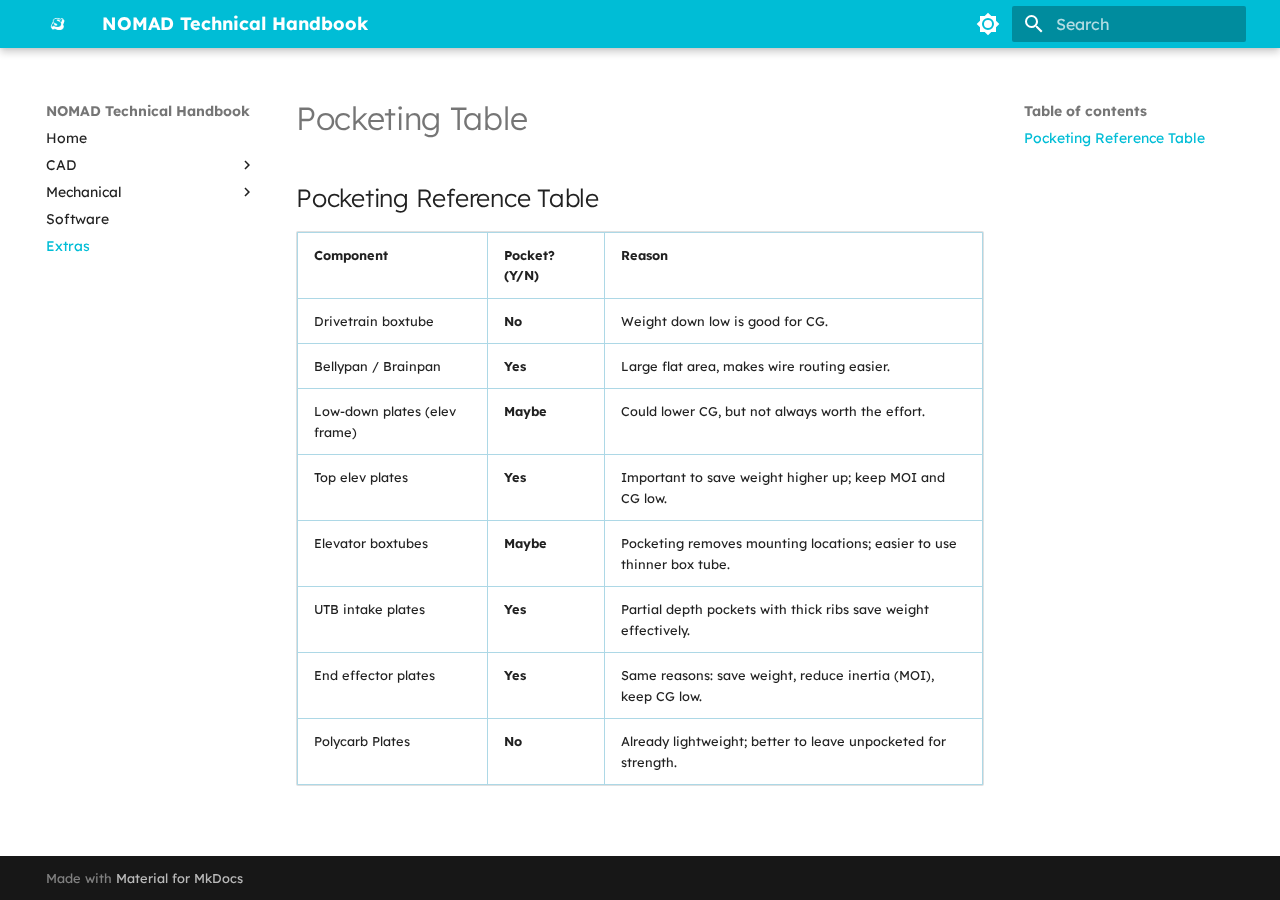
<file: pocketingtable/index.html>
<!doctype html>
<html lang="en" class="no-js">
  <head>
    
      <meta charset="utf-8">
      <meta name="viewport" content="width=device-width,initial-scale=1">
      
      
      
        <link rel="canonical" href="https://nomad.com/pocketingtable/">
      
      
        <link rel="prev" href="../sw/">
      
      
      
      <link rel="icon" href="../assets/S.ico">
      <meta name="generator" content="mkdocs-1.6.1, mkdocs-material-9.6.14">
    
    
      
        <title>Extras - NOMAD Technical Handbook</title>
      
    
    
      <link rel="stylesheet" href="../assets/stylesheets/main.342714a4.min.css">
      
        
        <link rel="stylesheet" href="../assets/stylesheets/palette.06af60db.min.css">
      
      


    
    
      
    
    
      
        
        
        <link rel="preconnect" href="https://fonts.gstatic.com" crossorigin>
        <link rel="stylesheet" href="https://fonts.googleapis.com/css?family=Lexend:300,300i,400,400i,700,700i%7CRoboto+Mono:400,400i,700,700i&display=fallback">
        <style>:root{--md-text-font:"Lexend";--md-code-font:"Roboto Mono"}</style>
      
    
    
      <link rel="stylesheet" href="../stylesheets/extra.css">
    
    <script>__md_scope=new URL("..",location),__md_hash=e=>[...e].reduce(((e,_)=>(e<<5)-e+_.charCodeAt(0)),0),__md_get=(e,_=localStorage,t=__md_scope)=>JSON.parse(_.getItem(t.pathname+"."+e)),__md_set=(e,_,t=localStorage,a=__md_scope)=>{try{t.setItem(a.pathname+"."+e,JSON.stringify(_))}catch(e){}}</script>
    
      

    
    
    
  </head>
  
  
    
    
      
    
    
    
    
    <body dir="ltr" data-md-color-scheme="default" data-md-color-primary="cyan" data-md-color-accent="pink">
  
    
    <input class="md-toggle" data-md-toggle="drawer" type="checkbox" id="__drawer" autocomplete="off">
    <input class="md-toggle" data-md-toggle="search" type="checkbox" id="__search" autocomplete="off">
    <label class="md-overlay" for="__drawer"></label>
    <div data-md-component="skip">
      
        
        <a href="#pocketing-table" class="md-skip">
          Skip to content
        </a>
      
    </div>
    <div data-md-component="announce">
      
    </div>
    
    
      

  

<header class="md-header md-header--shadow" data-md-component="header">
  <nav class="md-header__inner md-grid" aria-label="Header">
    <a href=".." title="NOMAD Technical Handbook" class="md-header__button md-logo" aria-label="NOMAD Technical Handbook" data-md-component="logo">
      
  <img src="../Remove Background S.png" alt="logo">

    </a>
    <label class="md-header__button md-icon" for="__drawer">
      
      <svg xmlns="http://www.w3.org/2000/svg" viewBox="0 0 24 24"><path d="M3 6h18v2H3zm0 5h18v2H3zm0 5h18v2H3z"/></svg>
    </label>
    <div class="md-header__title" data-md-component="header-title">
      <div class="md-header__ellipsis">
        <div class="md-header__topic">
          <span class="md-ellipsis">
            NOMAD Technical Handbook
          </span>
        </div>
        <div class="md-header__topic" data-md-component="header-topic">
          <span class="md-ellipsis">
            
              Extras
            
          </span>
        </div>
      </div>
    </div>
    
      
        <form class="md-header__option" data-md-component="palette">
  
    
    
    
    <input class="md-option" data-md-color-media="" data-md-color-scheme="default" data-md-color-primary="cyan" data-md-color-accent="pink"  aria-label="Switch to dark mode"  type="radio" name="__palette" id="__palette_0">
    
      <label class="md-header__button md-icon" title="Switch to dark mode" for="__palette_1" hidden>
        <svg xmlns="http://www.w3.org/2000/svg" viewBox="0 0 24 24"><path d="M12 8a4 4 0 0 0-4 4 4 4 0 0 0 4 4 4 4 0 0 0 4-4 4 4 0 0 0-4-4m0 10a6 6 0 0 1-6-6 6 6 0 0 1 6-6 6 6 0 0 1 6 6 6 6 0 0 1-6 6m8-9.31V4h-4.69L12 .69 8.69 4H4v4.69L.69 12 4 15.31V20h4.69L12 23.31 15.31 20H20v-4.69L23.31 12z"/></svg>
      </label>
    
  
    
    
    
    <input class="md-option" data-md-color-media="" data-md-color-scheme="slate" data-md-color-primary="blue-grey" data-md-color-accent="light-blue"  aria-label="Switch to light mode"  type="radio" name="__palette" id="__palette_1">
    
      <label class="md-header__button md-icon" title="Switch to light mode" for="__palette_0" hidden>
        <svg xmlns="http://www.w3.org/2000/svg" viewBox="0 0 24 24"><path d="M12 18c-.89 0-1.74-.2-2.5-.55C11.56 16.5 13 14.42 13 12s-1.44-4.5-3.5-5.45C10.26 6.2 11.11 6 12 6a6 6 0 0 1 6 6 6 6 0 0 1-6 6m8-9.31V4h-4.69L12 .69 8.69 4H4v4.69L.69 12 4 15.31V20h4.69L12 23.31 15.31 20H20v-4.69L23.31 12z"/></svg>
      </label>
    
  
</form>
      
    
    
      <script>var palette=__md_get("__palette");if(palette&&palette.color){if("(prefers-color-scheme)"===palette.color.media){var media=matchMedia("(prefers-color-scheme: light)"),input=document.querySelector(media.matches?"[data-md-color-media='(prefers-color-scheme: light)']":"[data-md-color-media='(prefers-color-scheme: dark)']");palette.color.media=input.getAttribute("data-md-color-media"),palette.color.scheme=input.getAttribute("data-md-color-scheme"),palette.color.primary=input.getAttribute("data-md-color-primary"),palette.color.accent=input.getAttribute("data-md-color-accent")}for(var[key,value]of Object.entries(palette.color))document.body.setAttribute("data-md-color-"+key,value)}</script>
    
    
    
      
      
        <label class="md-header__button md-icon" for="__search">
          
          <svg xmlns="http://www.w3.org/2000/svg" viewBox="0 0 24 24"><path d="M9.5 3A6.5 6.5 0 0 1 16 9.5c0 1.61-.59 3.09-1.56 4.23l.27.27h.79l5 5-1.5 1.5-5-5v-.79l-.27-.27A6.52 6.52 0 0 1 9.5 16 6.5 6.5 0 0 1 3 9.5 6.5 6.5 0 0 1 9.5 3m0 2C7 5 5 7 5 9.5S7 14 9.5 14 14 12 14 9.5 12 5 9.5 5"/></svg>
        </label>
        <div class="md-search" data-md-component="search" role="dialog">
  <label class="md-search__overlay" for="__search"></label>
  <div class="md-search__inner" role="search">
    <form class="md-search__form" name="search">
      <input type="text" class="md-search__input" name="query" aria-label="Search" placeholder="Search" autocapitalize="off" autocorrect="off" autocomplete="off" spellcheck="false" data-md-component="search-query" required>
      <label class="md-search__icon md-icon" for="__search">
        
        <svg xmlns="http://www.w3.org/2000/svg" viewBox="0 0 24 24"><path d="M9.5 3A6.5 6.5 0 0 1 16 9.5c0 1.61-.59 3.09-1.56 4.23l.27.27h.79l5 5-1.5 1.5-5-5v-.79l-.27-.27A6.52 6.52 0 0 1 9.5 16 6.5 6.5 0 0 1 3 9.5 6.5 6.5 0 0 1 9.5 3m0 2C7 5 5 7 5 9.5S7 14 9.5 14 14 12 14 9.5 12 5 9.5 5"/></svg>
        
        <svg xmlns="http://www.w3.org/2000/svg" viewBox="0 0 24 24"><path d="M20 11v2H8l5.5 5.5-1.42 1.42L4.16 12l7.92-7.92L13.5 5.5 8 11z"/></svg>
      </label>
      <nav class="md-search__options" aria-label="Search">
        
        <button type="reset" class="md-search__icon md-icon" title="Clear" aria-label="Clear" tabindex="-1">
          
          <svg xmlns="http://www.w3.org/2000/svg" viewBox="0 0 24 24"><path d="M19 6.41 17.59 5 12 10.59 6.41 5 5 6.41 10.59 12 5 17.59 6.41 19 12 13.41 17.59 19 19 17.59 13.41 12z"/></svg>
        </button>
      </nav>
      
    </form>
    <div class="md-search__output">
      <div class="md-search__scrollwrap" tabindex="0" data-md-scrollfix>
        <div class="md-search-result" data-md-component="search-result">
          <div class="md-search-result__meta">
            Initializing search
          </div>
          <ol class="md-search-result__list" role="presentation"></ol>
        </div>
      </div>
    </div>
  </div>
</div>
      
    
    
  </nav>
  
</header>
    
    <div class="md-container" data-md-component="container">
      
      
        
          
        
      
      <main class="md-main" data-md-component="main">
        <div class="md-main__inner md-grid">
          
            
              
              <div class="md-sidebar md-sidebar--primary" data-md-component="sidebar" data-md-type="navigation" >
                <div class="md-sidebar__scrollwrap">
                  <div class="md-sidebar__inner">
                    



<nav class="md-nav md-nav--primary" aria-label="Navigation" data-md-level="0">
  <label class="md-nav__title" for="__drawer">
    <a href=".." title="NOMAD Technical Handbook" class="md-nav__button md-logo" aria-label="NOMAD Technical Handbook" data-md-component="logo">
      
  <img src="../Remove Background S.png" alt="logo">

    </a>
    NOMAD Technical Handbook
  </label>
  
  <ul class="md-nav__list" data-md-scrollfix>
    
      
      
  
  
  
  
    <li class="md-nav__item">
      <a href=".." class="md-nav__link">
        
  
  
  <span class="md-ellipsis">
    Home
    
  </span>
  

      </a>
    </li>
  

    
      
      
  
  
  
  
    
    
    
    
    
    <li class="md-nav__item md-nav__item--nested">
      
        
        
        <input class="md-nav__toggle md-toggle " type="checkbox" id="__nav_2" >
        
          
          <label class="md-nav__link" for="__nav_2" id="__nav_2_label" tabindex="0">
            
  
  
  <span class="md-ellipsis">
    CAD
    
  </span>
  

            <span class="md-nav__icon md-icon"></span>
          </label>
        
        <nav class="md-nav" data-md-level="1" aria-labelledby="__nav_2_label" aria-expanded="false">
          <label class="md-nav__title" for="__nav_2">
            <span class="md-nav__icon md-icon"></span>
            CAD
          </label>
          <ul class="md-nav__list" data-md-scrollfix>
            
              
                
  
  
  
  
    
    
    
    
    
    <li class="md-nav__item md-nav__item--nested">
      
        
        
        <input class="md-nav__toggle md-toggle " type="checkbox" id="__nav_2_1" >
        
          
          <label class="md-nav__link" for="__nav_2_1" id="__nav_2_1_label" tabindex="0">
            
  
  
  <span class="md-ellipsis">
    Plate Design
    
  </span>
  

            <span class="md-nav__icon md-icon"></span>
          </label>
        
        <nav class="md-nav" data-md-level="2" aria-labelledby="__nav_2_1_label" aria-expanded="false">
          <label class="md-nav__title" for="__nav_2_1">
            <span class="md-nav__icon md-icon"></span>
            Plate Design
          </label>
          <ul class="md-nav__list" data-md-scrollfix>
            
              
                
  
  
  
  
    <li class="md-nav__item">
      <a href="../pocketing/" class="md-nav__link">
        
  
  
  <span class="md-ellipsis">
    Pocketing
    
  </span>
  

      </a>
    </li>
  

              
            
              
                
  
  
  
  
    <li class="md-nav__item">
      <a href="../DFM/" class="md-nav__link">
        
  
  
  <span class="md-ellipsis">
    DFM
    
  </span>
  

      </a>
    </li>
  

              
            
              
                
  
  
  
  
    <li class="md-nav__item">
      <a href="../DFA/" class="md-nav__link">
        
  
  
  <span class="md-ellipsis">
    DFA
    
  </span>
  

      </a>
    </li>
  

              
            
              
                
  
  
  
  
    <li class="md-nav__item">
      <a href="../thicknesses/" class="md-nav__link">
        
  
  
  <span class="md-ellipsis">
    Thicknesses
    
  </span>
  

      </a>
    </li>
  

              
            
          </ul>
        </nav>
      
    </li>
  

              
            
              
                
  
  
  
  
    
    
    
    
    
    <li class="md-nav__item md-nav__item--nested">
      
        
        
        <input class="md-nav__toggle md-toggle " type="checkbox" id="__nav_2_2" >
        
          
          <label class="md-nav__link" for="__nav_2_2" id="__nav_2_2_label" tabindex="0">
            
  
  
  <span class="md-ellipsis">
    Wheels and Rollers
    
  </span>
  

            <span class="md-nav__icon md-icon"></span>
          </label>
        
        <nav class="md-nav" data-md-level="2" aria-labelledby="__nav_2_2_label" aria-expanded="false">
          <label class="md-nav__title" for="__nav_2_2">
            <span class="md-nav__icon md-icon"></span>
            Wheels and Rollers
          </label>
          <ul class="md-nav__list" data-md-scrollfix>
            
              
                
  
  
  
  
    <li class="md-nav__item">
      <a href="../wheels/" class="md-nav__link">
        
  
  
  <span class="md-ellipsis">
    Wheels
    
  </span>
  

      </a>
    </li>
  

              
            
              
                
  
  
  
  
    <li class="md-nav__item">
      <a href="../rollers/" class="md-nav__link">
        
  
  
  <span class="md-ellipsis">
    Rollers
    
  </span>
  

      </a>
    </li>
  

              
            
          </ul>
        </nav>
      
    </li>
  

              
            
              
                
  
  
  
  
    <li class="md-nav__item">
      <a href="../3DP/" class="md-nav__link">
        
  
  
  <span class="md-ellipsis">
    3D Prints
    
  </span>
  

      </a>
    </li>
  

              
            
          </ul>
        </nav>
      
    </li>
  

    
      
      
  
  
  
  
    
    
    
    
    
    <li class="md-nav__item md-nav__item--nested">
      
        
        
        <input class="md-nav__toggle md-toggle " type="checkbox" id="__nav_3" >
        
          
          <label class="md-nav__link" for="__nav_3" id="__nav_3_label" tabindex="0">
            
  
  
  <span class="md-ellipsis">
    Mechanical
    
  </span>
  

            <span class="md-nav__icon md-icon"></span>
          </label>
        
        <nav class="md-nav" data-md-level="1" aria-labelledby="__nav_3_label" aria-expanded="false">
          <label class="md-nav__title" for="__nav_3">
            <span class="md-nav__icon md-icon"></span>
            Mechanical
          </label>
          <ul class="md-nav__list" data-md-scrollfix>
            
              
                
  
  
  
  
    <li class="md-nav__item">
      <a href="../mfg/" class="md-nav__link">
        
  
  
  <span class="md-ellipsis">
    Manufacturing
    
  </span>
  

      </a>
    </li>
  

              
            
              
                
  
  
  
  
    <li class="md-nav__item">
      <a href="../assembly/" class="md-nav__link">
        
  
  
  <span class="md-ellipsis">
    Assembly
    
  </span>
  

      </a>
    </li>
  

              
            
          </ul>
        </nav>
      
    </li>
  

    
      
      
  
  
  
  
    <li class="md-nav__item">
      <a href="../sw/" class="md-nav__link">
        
  
  
  <span class="md-ellipsis">
    Software
    
  </span>
  

      </a>
    </li>
  

    
      
      
  
  
    
  
  
  
    <li class="md-nav__item md-nav__item--active">
      
      <input class="md-nav__toggle md-toggle" type="checkbox" id="__toc">
      
      
        
      
      
        <label class="md-nav__link md-nav__link--active" for="__toc">
          
  
  
  <span class="md-ellipsis">
    Extras
    
  </span>
  

          <span class="md-nav__icon md-icon"></span>
        </label>
      
      <a href="./" class="md-nav__link md-nav__link--active">
        
  
  
  <span class="md-ellipsis">
    Extras
    
  </span>
  

      </a>
      
        

<nav class="md-nav md-nav--secondary" aria-label="Table of contents">
  
  
  
    
  
  
    <label class="md-nav__title" for="__toc">
      <span class="md-nav__icon md-icon"></span>
      Table of contents
    </label>
    <ul class="md-nav__list" data-md-component="toc" data-md-scrollfix>
      
        <li class="md-nav__item">
  <a href="#pocketing-reference-table" class="md-nav__link">
    <span class="md-ellipsis">
      Pocketing Reference Table
    </span>
  </a>
  
</li>
      
    </ul>
  
</nav>
      
    </li>
  

    
  </ul>
</nav>
                  </div>
                </div>
              </div>
            
            
              
              <div class="md-sidebar md-sidebar--secondary" data-md-component="sidebar" data-md-type="toc" >
                <div class="md-sidebar__scrollwrap">
                  <div class="md-sidebar__inner">
                    

<nav class="md-nav md-nav--secondary" aria-label="Table of contents">
  
  
  
    
  
  
    <label class="md-nav__title" for="__toc">
      <span class="md-nav__icon md-icon"></span>
      Table of contents
    </label>
    <ul class="md-nav__list" data-md-component="toc" data-md-scrollfix>
      
        <li class="md-nav__item">
  <a href="#pocketing-reference-table" class="md-nav__link">
    <span class="md-ellipsis">
      Pocketing Reference Table
    </span>
  </a>
  
</li>
      
    </ul>
  
</nav>
                  </div>
                </div>
              </div>
            
          
          
            <div class="md-content" data-md-component="content">
              <article class="md-content__inner md-typeset">
                
                  



<h1 id="pocketing-table">Pocketing Table</h1>
<h2 id="pocketing-reference-table">Pocketing Reference Table</h2>
<table>
<thead>
<tr>
<th>Component</th>
<th>Pocket? (Y/N)</th>
<th>Reason</th>
</tr>
</thead>
<tbody>
<tr>
<td>Drivetrain boxtube</td>
<td><strong>No</strong></td>
<td>Weight down low is good for CG.</td>
</tr>
<tr>
<td>Bellypan / Brainpan</td>
<td><strong>Yes</strong></td>
<td>Large flat area, makes wire routing easier.</td>
</tr>
<tr>
<td>Low-down plates (elev frame)</td>
<td><strong>Maybe</strong></td>
<td>Could lower CG, but not always worth the effort.</td>
</tr>
<tr>
<td>Top elev plates</td>
<td><strong>Yes</strong></td>
<td>Important to save weight higher up; keep MOI and CG low.</td>
</tr>
<tr>
<td>Elevator boxtubes</td>
<td><strong>Maybe</strong></td>
<td>Pocketing removes mounting locations; easier to use thinner box tube.</td>
</tr>
<tr>
<td>UTB intake plates</td>
<td><strong>Yes</strong></td>
<td>Partial depth pockets with thick ribs save weight effectively.</td>
</tr>
<tr>
<td>End effector plates</td>
<td><strong>Yes</strong></td>
<td>Same reasons: save weight, reduce inertia (MOI), keep CG low.</td>
</tr>
<tr>
<td>Polycarb Plates</td>
<td><strong>No</strong></td>
<td>Already lightweight; better to leave unpocketed for strength.</td>
</tr>
</tbody>
</table>












                
              </article>
            </div>
          
          
<script>var target=document.getElementById(location.hash.slice(1));target&&target.name&&(target.checked=target.name.startsWith("__tabbed_"))</script>
        </div>
        
      </main>
      
        <footer class="md-footer">
  
  <div class="md-footer-meta md-typeset">
    <div class="md-footer-meta__inner md-grid">
      <div class="md-copyright">
  
  
    Made with
    <a href="https://squidfunk.github.io/mkdocs-material/" target="_blank" rel="noopener">
      Material for MkDocs
    </a>
  
</div>
      
    </div>
  </div>
</footer>
      
    </div>
    <div class="md-dialog" data-md-component="dialog">
      <div class="md-dialog__inner md-typeset"></div>
    </div>
    
    
    
      
      <script id="__config" type="application/json">{"base": "..", "features": [], "search": "../assets/javascripts/workers/search.d50fe291.min.js", "tags": null, "translations": {"clipboard.copied": "Copied to clipboard", "clipboard.copy": "Copy to clipboard", "search.result.more.one": "1 more on this page", "search.result.more.other": "# more on this page", "search.result.none": "No matching documents", "search.result.one": "1 matching document", "search.result.other": "# matching documents", "search.result.placeholder": "Type to start searching", "search.result.term.missing": "Missing", "select.version": "Select version"}, "version": null}</script>
    
    
      <script src="../assets/javascripts/bundle.13a4f30d.min.js"></script>
      
    
  </body>
</html>
</file>
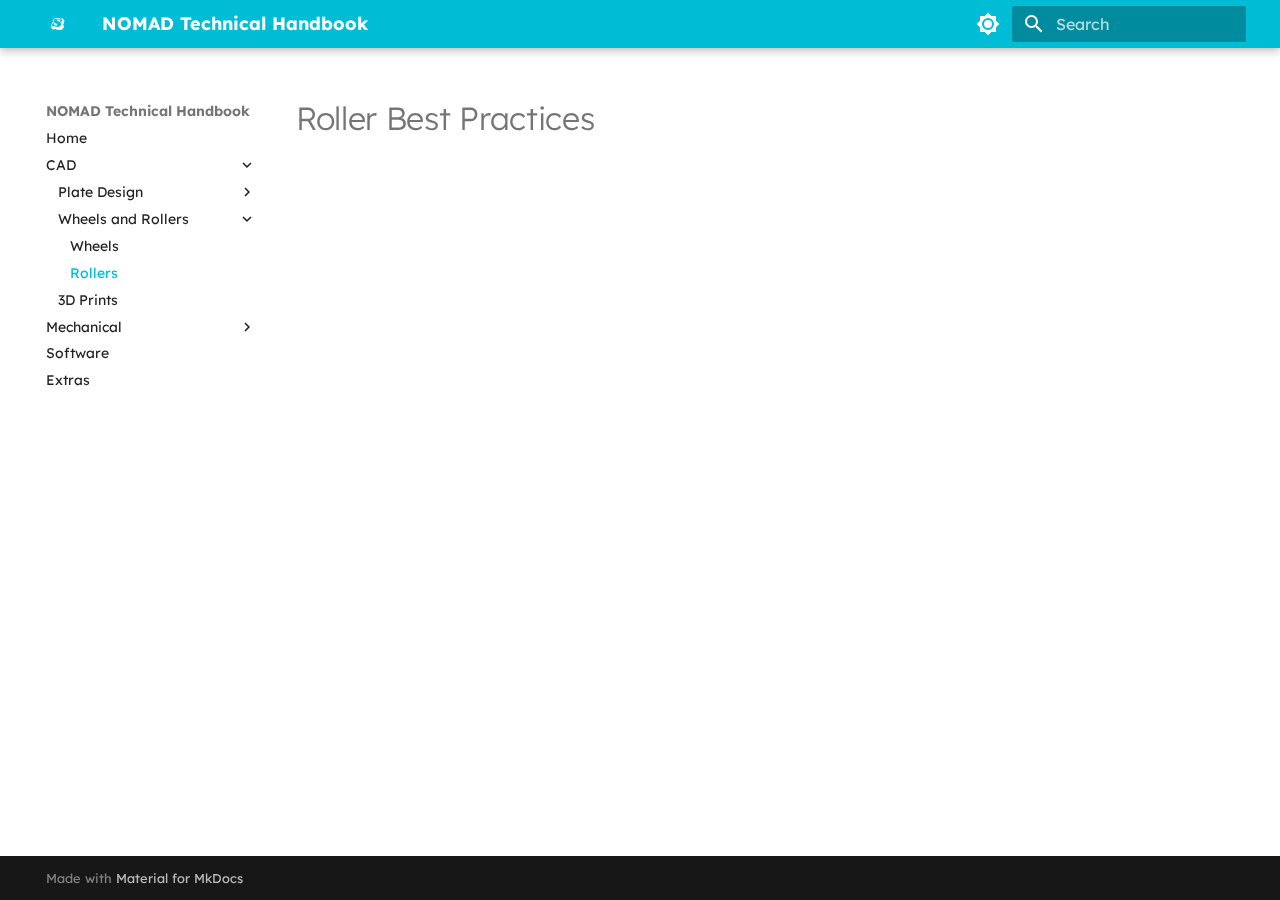
<file: rollers/index.html>
<!doctype html>
<html lang="en" class="no-js">
  <head>
    
      <meta charset="utf-8">
      <meta name="viewport" content="width=device-width,initial-scale=1">
      
      
      
        <link rel="canonical" href="https://nomad.com/rollers/">
      
      
        <link rel="prev" href="../wheels/">
      
      
        <link rel="next" href="../3DP/">
      
      
      <link rel="icon" href="../assets/S.ico">
      <meta name="generator" content="mkdocs-1.6.1, mkdocs-material-9.6.14">
    
    
      
        <title>Rollers - NOMAD Technical Handbook</title>
      
    
    
      <link rel="stylesheet" href="../assets/stylesheets/main.342714a4.min.css">
      
        
        <link rel="stylesheet" href="../assets/stylesheets/palette.06af60db.min.css">
      
      


    
    
      
    
    
      
        
        
        <link rel="preconnect" href="https://fonts.gstatic.com" crossorigin>
        <link rel="stylesheet" href="https://fonts.googleapis.com/css?family=Lexend:300,300i,400,400i,700,700i%7CRoboto+Mono:400,400i,700,700i&display=fallback">
        <style>:root{--md-text-font:"Lexend";--md-code-font:"Roboto Mono"}</style>
      
    
    
      <link rel="stylesheet" href="../stylesheets/extra.css">
    
    <script>__md_scope=new URL("..",location),__md_hash=e=>[...e].reduce(((e,_)=>(e<<5)-e+_.charCodeAt(0)),0),__md_get=(e,_=localStorage,t=__md_scope)=>JSON.parse(_.getItem(t.pathname+"."+e)),__md_set=(e,_,t=localStorage,a=__md_scope)=>{try{t.setItem(a.pathname+"."+e,JSON.stringify(_))}catch(e){}}</script>
    
      

    
    
    
  </head>
  
  
    
    
      
    
    
    
    
    <body dir="ltr" data-md-color-scheme="default" data-md-color-primary="cyan" data-md-color-accent="pink">
  
    
    <input class="md-toggle" data-md-toggle="drawer" type="checkbox" id="__drawer" autocomplete="off">
    <input class="md-toggle" data-md-toggle="search" type="checkbox" id="__search" autocomplete="off">
    <label class="md-overlay" for="__drawer"></label>
    <div data-md-component="skip">
      
        
        <a href="#roller-best-practices" class="md-skip">
          Skip to content
        </a>
      
    </div>
    <div data-md-component="announce">
      
    </div>
    
    
      

  

<header class="md-header md-header--shadow" data-md-component="header">
  <nav class="md-header__inner md-grid" aria-label="Header">
    <a href=".." title="NOMAD Technical Handbook" class="md-header__button md-logo" aria-label="NOMAD Technical Handbook" data-md-component="logo">
      
  <img src="../Remove Background S.png" alt="logo">

    </a>
    <label class="md-header__button md-icon" for="__drawer">
      
      <svg xmlns="http://www.w3.org/2000/svg" viewBox="0 0 24 24"><path d="M3 6h18v2H3zm0 5h18v2H3zm0 5h18v2H3z"/></svg>
    </label>
    <div class="md-header__title" data-md-component="header-title">
      <div class="md-header__ellipsis">
        <div class="md-header__topic">
          <span class="md-ellipsis">
            NOMAD Technical Handbook
          </span>
        </div>
        <div class="md-header__topic" data-md-component="header-topic">
          <span class="md-ellipsis">
            
              Rollers
            
          </span>
        </div>
      </div>
    </div>
    
      
        <form class="md-header__option" data-md-component="palette">
  
    
    
    
    <input class="md-option" data-md-color-media="" data-md-color-scheme="default" data-md-color-primary="cyan" data-md-color-accent="pink"  aria-label="Switch to dark mode"  type="radio" name="__palette" id="__palette_0">
    
      <label class="md-header__button md-icon" title="Switch to dark mode" for="__palette_1" hidden>
        <svg xmlns="http://www.w3.org/2000/svg" viewBox="0 0 24 24"><path d="M12 8a4 4 0 0 0-4 4 4 4 0 0 0 4 4 4 4 0 0 0 4-4 4 4 0 0 0-4-4m0 10a6 6 0 0 1-6-6 6 6 0 0 1 6-6 6 6 0 0 1 6 6 6 6 0 0 1-6 6m8-9.31V4h-4.69L12 .69 8.69 4H4v4.69L.69 12 4 15.31V20h4.69L12 23.31 15.31 20H20v-4.69L23.31 12z"/></svg>
      </label>
    
  
    
    
    
    <input class="md-option" data-md-color-media="" data-md-color-scheme="slate" data-md-color-primary="blue-grey" data-md-color-accent="light-blue"  aria-label="Switch to light mode"  type="radio" name="__palette" id="__palette_1">
    
      <label class="md-header__button md-icon" title="Switch to light mode" for="__palette_0" hidden>
        <svg xmlns="http://www.w3.org/2000/svg" viewBox="0 0 24 24"><path d="M12 18c-.89 0-1.74-.2-2.5-.55C11.56 16.5 13 14.42 13 12s-1.44-4.5-3.5-5.45C10.26 6.2 11.11 6 12 6a6 6 0 0 1 6 6 6 6 0 0 1-6 6m8-9.31V4h-4.69L12 .69 8.69 4H4v4.69L.69 12 4 15.31V20h4.69L12 23.31 15.31 20H20v-4.69L23.31 12z"/></svg>
      </label>
    
  
</form>
      
    
    
      <script>var palette=__md_get("__palette");if(palette&&palette.color){if("(prefers-color-scheme)"===palette.color.media){var media=matchMedia("(prefers-color-scheme: light)"),input=document.querySelector(media.matches?"[data-md-color-media='(prefers-color-scheme: light)']":"[data-md-color-media='(prefers-color-scheme: dark)']");palette.color.media=input.getAttribute("data-md-color-media"),palette.color.scheme=input.getAttribute("data-md-color-scheme"),palette.color.primary=input.getAttribute("data-md-color-primary"),palette.color.accent=input.getAttribute("data-md-color-accent")}for(var[key,value]of Object.entries(palette.color))document.body.setAttribute("data-md-color-"+key,value)}</script>
    
    
    
      
      
        <label class="md-header__button md-icon" for="__search">
          
          <svg xmlns="http://www.w3.org/2000/svg" viewBox="0 0 24 24"><path d="M9.5 3A6.5 6.5 0 0 1 16 9.5c0 1.61-.59 3.09-1.56 4.23l.27.27h.79l5 5-1.5 1.5-5-5v-.79l-.27-.27A6.52 6.52 0 0 1 9.5 16 6.5 6.5 0 0 1 3 9.5 6.5 6.5 0 0 1 9.5 3m0 2C7 5 5 7 5 9.5S7 14 9.5 14 14 12 14 9.5 12 5 9.5 5"/></svg>
        </label>
        <div class="md-search" data-md-component="search" role="dialog">
  <label class="md-search__overlay" for="__search"></label>
  <div class="md-search__inner" role="search">
    <form class="md-search__form" name="search">
      <input type="text" class="md-search__input" name="query" aria-label="Search" placeholder="Search" autocapitalize="off" autocorrect="off" autocomplete="off" spellcheck="false" data-md-component="search-query" required>
      <label class="md-search__icon md-icon" for="__search">
        
        <svg xmlns="http://www.w3.org/2000/svg" viewBox="0 0 24 24"><path d="M9.5 3A6.5 6.5 0 0 1 16 9.5c0 1.61-.59 3.09-1.56 4.23l.27.27h.79l5 5-1.5 1.5-5-5v-.79l-.27-.27A6.52 6.52 0 0 1 9.5 16 6.5 6.5 0 0 1 3 9.5 6.5 6.5 0 0 1 9.5 3m0 2C7 5 5 7 5 9.5S7 14 9.5 14 14 12 14 9.5 12 5 9.5 5"/></svg>
        
        <svg xmlns="http://www.w3.org/2000/svg" viewBox="0 0 24 24"><path d="M20 11v2H8l5.5 5.5-1.42 1.42L4.16 12l7.92-7.92L13.5 5.5 8 11z"/></svg>
      </label>
      <nav class="md-search__options" aria-label="Search">
        
        <button type="reset" class="md-search__icon md-icon" title="Clear" aria-label="Clear" tabindex="-1">
          
          <svg xmlns="http://www.w3.org/2000/svg" viewBox="0 0 24 24"><path d="M19 6.41 17.59 5 12 10.59 6.41 5 5 6.41 10.59 12 5 17.59 6.41 19 12 13.41 17.59 19 19 17.59 13.41 12z"/></svg>
        </button>
      </nav>
      
    </form>
    <div class="md-search__output">
      <div class="md-search__scrollwrap" tabindex="0" data-md-scrollfix>
        <div class="md-search-result" data-md-component="search-result">
          <div class="md-search-result__meta">
            Initializing search
          </div>
          <ol class="md-search-result__list" role="presentation"></ol>
        </div>
      </div>
    </div>
  </div>
</div>
      
    
    
  </nav>
  
</header>
    
    <div class="md-container" data-md-component="container">
      
      
        
          
        
      
      <main class="md-main" data-md-component="main">
        <div class="md-main__inner md-grid">
          
            
              
              <div class="md-sidebar md-sidebar--primary" data-md-component="sidebar" data-md-type="navigation" >
                <div class="md-sidebar__scrollwrap">
                  <div class="md-sidebar__inner">
                    



<nav class="md-nav md-nav--primary" aria-label="Navigation" data-md-level="0">
  <label class="md-nav__title" for="__drawer">
    <a href=".." title="NOMAD Technical Handbook" class="md-nav__button md-logo" aria-label="NOMAD Technical Handbook" data-md-component="logo">
      
  <img src="../Remove Background S.png" alt="logo">

    </a>
    NOMAD Technical Handbook
  </label>
  
  <ul class="md-nav__list" data-md-scrollfix>
    
      
      
  
  
  
  
    <li class="md-nav__item">
      <a href=".." class="md-nav__link">
        
  
  
  <span class="md-ellipsis">
    Home
    
  </span>
  

      </a>
    </li>
  

    
      
      
  
  
    
  
  
  
    
    
    
    
    
    <li class="md-nav__item md-nav__item--active md-nav__item--nested">
      
        
        
        <input class="md-nav__toggle md-toggle " type="checkbox" id="__nav_2" checked>
        
          
          <label class="md-nav__link" for="__nav_2" id="__nav_2_label" tabindex="0">
            
  
  
  <span class="md-ellipsis">
    CAD
    
  </span>
  

            <span class="md-nav__icon md-icon"></span>
          </label>
        
        <nav class="md-nav" data-md-level="1" aria-labelledby="__nav_2_label" aria-expanded="true">
          <label class="md-nav__title" for="__nav_2">
            <span class="md-nav__icon md-icon"></span>
            CAD
          </label>
          <ul class="md-nav__list" data-md-scrollfix>
            
              
                
  
  
  
  
    
    
    
    
    
    <li class="md-nav__item md-nav__item--nested">
      
        
        
        <input class="md-nav__toggle md-toggle " type="checkbox" id="__nav_2_1" >
        
          
          <label class="md-nav__link" for="__nav_2_1" id="__nav_2_1_label" tabindex="0">
            
  
  
  <span class="md-ellipsis">
    Plate Design
    
  </span>
  

            <span class="md-nav__icon md-icon"></span>
          </label>
        
        <nav class="md-nav" data-md-level="2" aria-labelledby="__nav_2_1_label" aria-expanded="false">
          <label class="md-nav__title" for="__nav_2_1">
            <span class="md-nav__icon md-icon"></span>
            Plate Design
          </label>
          <ul class="md-nav__list" data-md-scrollfix>
            
              
                
  
  
  
  
    <li class="md-nav__item">
      <a href="../pocketing/" class="md-nav__link">
        
  
  
  <span class="md-ellipsis">
    Pocketing
    
  </span>
  

      </a>
    </li>
  

              
            
              
                
  
  
  
  
    <li class="md-nav__item">
      <a href="../DFM/" class="md-nav__link">
        
  
  
  <span class="md-ellipsis">
    DFM
    
  </span>
  

      </a>
    </li>
  

              
            
              
                
  
  
  
  
    <li class="md-nav__item">
      <a href="../DFA/" class="md-nav__link">
        
  
  
  <span class="md-ellipsis">
    DFA
    
  </span>
  

      </a>
    </li>
  

              
            
              
                
  
  
  
  
    <li class="md-nav__item">
      <a href="../thicknesses/" class="md-nav__link">
        
  
  
  <span class="md-ellipsis">
    Thicknesses
    
  </span>
  

      </a>
    </li>
  

              
            
          </ul>
        </nav>
      
    </li>
  

              
            
              
                
  
  
    
  
  
  
    
    
    
    
    
    <li class="md-nav__item md-nav__item--active md-nav__item--nested">
      
        
        
        <input class="md-nav__toggle md-toggle " type="checkbox" id="__nav_2_2" checked>
        
          
          <label class="md-nav__link" for="__nav_2_2" id="__nav_2_2_label" tabindex="0">
            
  
  
  <span class="md-ellipsis">
    Wheels and Rollers
    
  </span>
  

            <span class="md-nav__icon md-icon"></span>
          </label>
        
        <nav class="md-nav" data-md-level="2" aria-labelledby="__nav_2_2_label" aria-expanded="true">
          <label class="md-nav__title" for="__nav_2_2">
            <span class="md-nav__icon md-icon"></span>
            Wheels and Rollers
          </label>
          <ul class="md-nav__list" data-md-scrollfix>
            
              
                
  
  
  
  
    <li class="md-nav__item">
      <a href="../wheels/" class="md-nav__link">
        
  
  
  <span class="md-ellipsis">
    Wheels
    
  </span>
  

      </a>
    </li>
  

              
            
              
                
  
  
    
  
  
  
    <li class="md-nav__item md-nav__item--active">
      
      <input class="md-nav__toggle md-toggle" type="checkbox" id="__toc">
      
      
        
      
      
      <a href="./" class="md-nav__link md-nav__link--active">
        
  
  
  <span class="md-ellipsis">
    Rollers
    
  </span>
  

      </a>
      
    </li>
  

              
            
          </ul>
        </nav>
      
    </li>
  

              
            
              
                
  
  
  
  
    <li class="md-nav__item">
      <a href="../3DP/" class="md-nav__link">
        
  
  
  <span class="md-ellipsis">
    3D Prints
    
  </span>
  

      </a>
    </li>
  

              
            
          </ul>
        </nav>
      
    </li>
  

    
      
      
  
  
  
  
    
    
    
    
    
    <li class="md-nav__item md-nav__item--nested">
      
        
        
        <input class="md-nav__toggle md-toggle " type="checkbox" id="__nav_3" >
        
          
          <label class="md-nav__link" for="__nav_3" id="__nav_3_label" tabindex="0">
            
  
  
  <span class="md-ellipsis">
    Mechanical
    
  </span>
  

            <span class="md-nav__icon md-icon"></span>
          </label>
        
        <nav class="md-nav" data-md-level="1" aria-labelledby="__nav_3_label" aria-expanded="false">
          <label class="md-nav__title" for="__nav_3">
            <span class="md-nav__icon md-icon"></span>
            Mechanical
          </label>
          <ul class="md-nav__list" data-md-scrollfix>
            
              
                
  
  
  
  
    <li class="md-nav__item">
      <a href="../mfg/" class="md-nav__link">
        
  
  
  <span class="md-ellipsis">
    Manufacturing
    
  </span>
  

      </a>
    </li>
  

              
            
              
                
  
  
  
  
    <li class="md-nav__item">
      <a href="../assembly/" class="md-nav__link">
        
  
  
  <span class="md-ellipsis">
    Assembly
    
  </span>
  

      </a>
    </li>
  

              
            
          </ul>
        </nav>
      
    </li>
  

    
      
      
  
  
  
  
    <li class="md-nav__item">
      <a href="../sw/" class="md-nav__link">
        
  
  
  <span class="md-ellipsis">
    Software
    
  </span>
  

      </a>
    </li>
  

    
      
      
  
  
  
  
    <li class="md-nav__item">
      <a href="../pocketingtable/" class="md-nav__link">
        
  
  
  <span class="md-ellipsis">
    Extras
    
  </span>
  

      </a>
    </li>
  

    
  </ul>
</nav>
                  </div>
                </div>
              </div>
            
            
              
              <div class="md-sidebar md-sidebar--secondary" data-md-component="sidebar" data-md-type="toc" >
                <div class="md-sidebar__scrollwrap">
                  <div class="md-sidebar__inner">
                    

<nav class="md-nav md-nav--secondary" aria-label="Table of contents">
  
  
  
    
  
  
</nav>
                  </div>
                </div>
              </div>
            
          
          
            <div class="md-content" data-md-component="content">
              <article class="md-content__inner md-typeset">
                
                  



<h1 id="roller-best-practices">Roller Best Practices</h1>












                
              </article>
            </div>
          
          
<script>var target=document.getElementById(location.hash.slice(1));target&&target.name&&(target.checked=target.name.startsWith("__tabbed_"))</script>
        </div>
        
      </main>
      
        <footer class="md-footer">
  
  <div class="md-footer-meta md-typeset">
    <div class="md-footer-meta__inner md-grid">
      <div class="md-copyright">
  
  
    Made with
    <a href="https://squidfunk.github.io/mkdocs-material/" target="_blank" rel="noopener">
      Material for MkDocs
    </a>
  
</div>
      
    </div>
  </div>
</footer>
      
    </div>
    <div class="md-dialog" data-md-component="dialog">
      <div class="md-dialog__inner md-typeset"></div>
    </div>
    
    
    
      
      <script id="__config" type="application/json">{"base": "..", "features": [], "search": "../assets/javascripts/workers/search.d50fe291.min.js", "tags": null, "translations": {"clipboard.copied": "Copied to clipboard", "clipboard.copy": "Copy to clipboard", "search.result.more.one": "1 more on this page", "search.result.more.other": "# more on this page", "search.result.none": "No matching documents", "search.result.one": "1 matching document", "search.result.other": "# matching documents", "search.result.placeholder": "Type to start searching", "search.result.term.missing": "Missing", "select.version": "Select version"}, "version": null}</script>
    
    
      <script src="../assets/javascripts/bundle.13a4f30d.min.js"></script>
      
    
  </body>
</html>
</file>
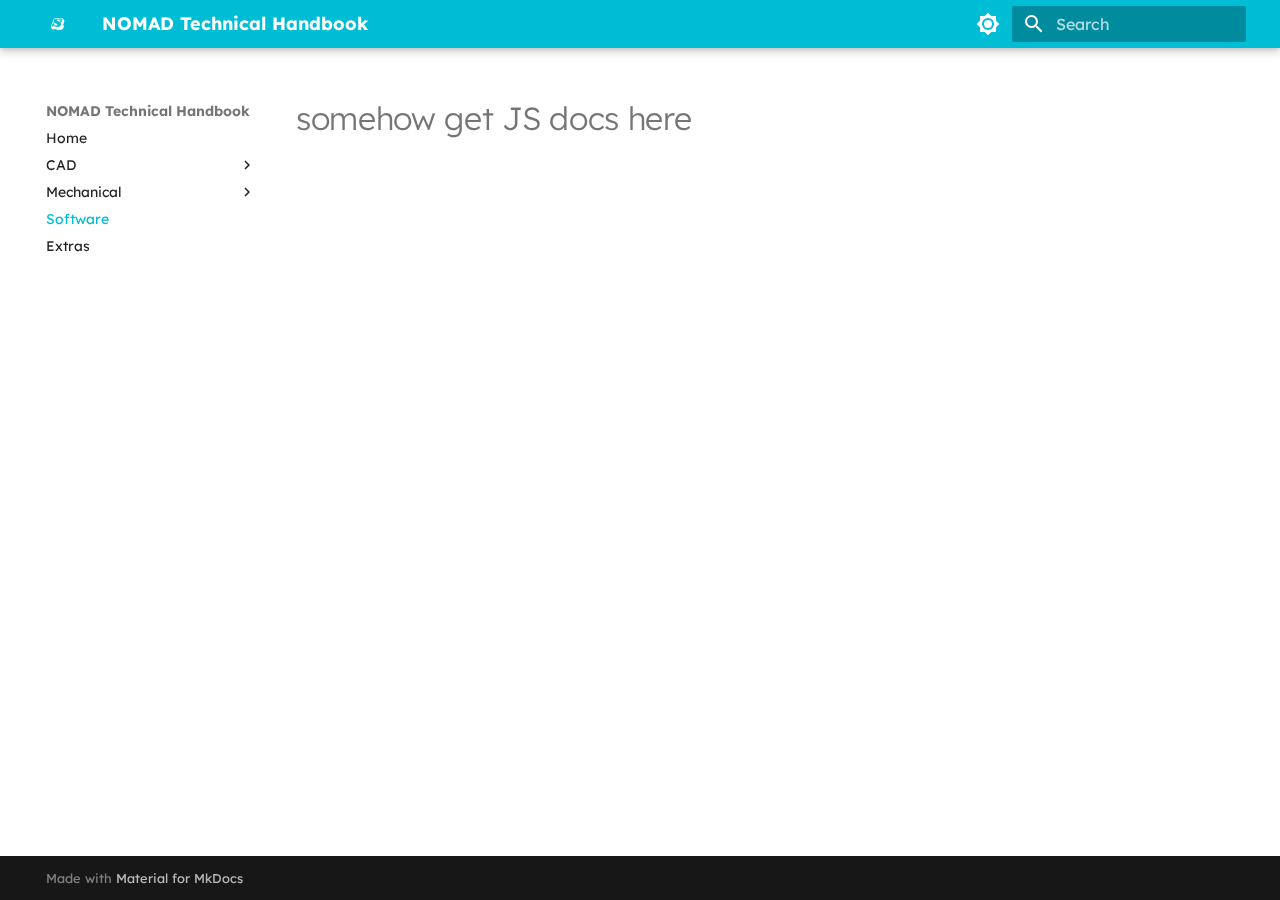
<file: sw/index.html>
<!doctype html>
<html lang="en" class="no-js">
  <head>
    
      <meta charset="utf-8">
      <meta name="viewport" content="width=device-width,initial-scale=1">
      
      
      
        <link rel="canonical" href="https://nomad.com/sw/">
      
      
        <link rel="prev" href="../assembly/">
      
      
        <link rel="next" href="../pocketingtable/">
      
      
      <link rel="icon" href="../assets/S.ico">
      <meta name="generator" content="mkdocs-1.6.1, mkdocs-material-9.6.14">
    
    
      
        <title>Software - NOMAD Technical Handbook</title>
      
    
    
      <link rel="stylesheet" href="../assets/stylesheets/main.342714a4.min.css">
      
        
        <link rel="stylesheet" href="../assets/stylesheets/palette.06af60db.min.css">
      
      


    
    
      
    
    
      
        
        
        <link rel="preconnect" href="https://fonts.gstatic.com" crossorigin>
        <link rel="stylesheet" href="https://fonts.googleapis.com/css?family=Lexend:300,300i,400,400i,700,700i%7CRoboto+Mono:400,400i,700,700i&display=fallback">
        <style>:root{--md-text-font:"Lexend";--md-code-font:"Roboto Mono"}</style>
      
    
    
      <link rel="stylesheet" href="../stylesheets/extra.css">
    
    <script>__md_scope=new URL("..",location),__md_hash=e=>[...e].reduce(((e,_)=>(e<<5)-e+_.charCodeAt(0)),0),__md_get=(e,_=localStorage,t=__md_scope)=>JSON.parse(_.getItem(t.pathname+"."+e)),__md_set=(e,_,t=localStorage,a=__md_scope)=>{try{t.setItem(a.pathname+"."+e,JSON.stringify(_))}catch(e){}}</script>
    
      

    
    
    
  </head>
  
  
    
    
      
    
    
    
    
    <body dir="ltr" data-md-color-scheme="default" data-md-color-primary="cyan" data-md-color-accent="pink">
  
    
    <input class="md-toggle" data-md-toggle="drawer" type="checkbox" id="__drawer" autocomplete="off">
    <input class="md-toggle" data-md-toggle="search" type="checkbox" id="__search" autocomplete="off">
    <label class="md-overlay" for="__drawer"></label>
    <div data-md-component="skip">
      
        
        <a href="#somehow-get-js-docs-here" class="md-skip">
          Skip to content
        </a>
      
    </div>
    <div data-md-component="announce">
      
    </div>
    
    
      

  

<header class="md-header md-header--shadow" data-md-component="header">
  <nav class="md-header__inner md-grid" aria-label="Header">
    <a href=".." title="NOMAD Technical Handbook" class="md-header__button md-logo" aria-label="NOMAD Technical Handbook" data-md-component="logo">
      
  <img src="../Remove Background S.png" alt="logo">

    </a>
    <label class="md-header__button md-icon" for="__drawer">
      
      <svg xmlns="http://www.w3.org/2000/svg" viewBox="0 0 24 24"><path d="M3 6h18v2H3zm0 5h18v2H3zm0 5h18v2H3z"/></svg>
    </label>
    <div class="md-header__title" data-md-component="header-title">
      <div class="md-header__ellipsis">
        <div class="md-header__topic">
          <span class="md-ellipsis">
            NOMAD Technical Handbook
          </span>
        </div>
        <div class="md-header__topic" data-md-component="header-topic">
          <span class="md-ellipsis">
            
              Software
            
          </span>
        </div>
      </div>
    </div>
    
      
        <form class="md-header__option" data-md-component="palette">
  
    
    
    
    <input class="md-option" data-md-color-media="" data-md-color-scheme="default" data-md-color-primary="cyan" data-md-color-accent="pink"  aria-label="Switch to dark mode"  type="radio" name="__palette" id="__palette_0">
    
      <label class="md-header__button md-icon" title="Switch to dark mode" for="__palette_1" hidden>
        <svg xmlns="http://www.w3.org/2000/svg" viewBox="0 0 24 24"><path d="M12 8a4 4 0 0 0-4 4 4 4 0 0 0 4 4 4 4 0 0 0 4-4 4 4 0 0 0-4-4m0 10a6 6 0 0 1-6-6 6 6 0 0 1 6-6 6 6 0 0 1 6 6 6 6 0 0 1-6 6m8-9.31V4h-4.69L12 .69 8.69 4H4v4.69L.69 12 4 15.31V20h4.69L12 23.31 15.31 20H20v-4.69L23.31 12z"/></svg>
      </label>
    
  
    
    
    
    <input class="md-option" data-md-color-media="" data-md-color-scheme="slate" data-md-color-primary="blue-grey" data-md-color-accent="light-blue"  aria-label="Switch to light mode"  type="radio" name="__palette" id="__palette_1">
    
      <label class="md-header__button md-icon" title="Switch to light mode" for="__palette_0" hidden>
        <svg xmlns="http://www.w3.org/2000/svg" viewBox="0 0 24 24"><path d="M12 18c-.89 0-1.74-.2-2.5-.55C11.56 16.5 13 14.42 13 12s-1.44-4.5-3.5-5.45C10.26 6.2 11.11 6 12 6a6 6 0 0 1 6 6 6 6 0 0 1-6 6m8-9.31V4h-4.69L12 .69 8.69 4H4v4.69L.69 12 4 15.31V20h4.69L12 23.31 15.31 20H20v-4.69L23.31 12z"/></svg>
      </label>
    
  
</form>
      
    
    
      <script>var palette=__md_get("__palette");if(palette&&palette.color){if("(prefers-color-scheme)"===palette.color.media){var media=matchMedia("(prefers-color-scheme: light)"),input=document.querySelector(media.matches?"[data-md-color-media='(prefers-color-scheme: light)']":"[data-md-color-media='(prefers-color-scheme: dark)']");palette.color.media=input.getAttribute("data-md-color-media"),palette.color.scheme=input.getAttribute("data-md-color-scheme"),palette.color.primary=input.getAttribute("data-md-color-primary"),palette.color.accent=input.getAttribute("data-md-color-accent")}for(var[key,value]of Object.entries(palette.color))document.body.setAttribute("data-md-color-"+key,value)}</script>
    
    
    
      
      
        <label class="md-header__button md-icon" for="__search">
          
          <svg xmlns="http://www.w3.org/2000/svg" viewBox="0 0 24 24"><path d="M9.5 3A6.5 6.5 0 0 1 16 9.5c0 1.61-.59 3.09-1.56 4.23l.27.27h.79l5 5-1.5 1.5-5-5v-.79l-.27-.27A6.52 6.52 0 0 1 9.5 16 6.5 6.5 0 0 1 3 9.5 6.5 6.5 0 0 1 9.5 3m0 2C7 5 5 7 5 9.5S7 14 9.5 14 14 12 14 9.5 12 5 9.5 5"/></svg>
        </label>
        <div class="md-search" data-md-component="search" role="dialog">
  <label class="md-search__overlay" for="__search"></label>
  <div class="md-search__inner" role="search">
    <form class="md-search__form" name="search">
      <input type="text" class="md-search__input" name="query" aria-label="Search" placeholder="Search" autocapitalize="off" autocorrect="off" autocomplete="off" spellcheck="false" data-md-component="search-query" required>
      <label class="md-search__icon md-icon" for="__search">
        
        <svg xmlns="http://www.w3.org/2000/svg" viewBox="0 0 24 24"><path d="M9.5 3A6.5 6.5 0 0 1 16 9.5c0 1.61-.59 3.09-1.56 4.23l.27.27h.79l5 5-1.5 1.5-5-5v-.79l-.27-.27A6.52 6.52 0 0 1 9.5 16 6.5 6.5 0 0 1 3 9.5 6.5 6.5 0 0 1 9.5 3m0 2C7 5 5 7 5 9.5S7 14 9.5 14 14 12 14 9.5 12 5 9.5 5"/></svg>
        
        <svg xmlns="http://www.w3.org/2000/svg" viewBox="0 0 24 24"><path d="M20 11v2H8l5.5 5.5-1.42 1.42L4.16 12l7.92-7.92L13.5 5.5 8 11z"/></svg>
      </label>
      <nav class="md-search__options" aria-label="Search">
        
        <button type="reset" class="md-search__icon md-icon" title="Clear" aria-label="Clear" tabindex="-1">
          
          <svg xmlns="http://www.w3.org/2000/svg" viewBox="0 0 24 24"><path d="M19 6.41 17.59 5 12 10.59 6.41 5 5 6.41 10.59 12 5 17.59 6.41 19 12 13.41 17.59 19 19 17.59 13.41 12z"/></svg>
        </button>
      </nav>
      
    </form>
    <div class="md-search__output">
      <div class="md-search__scrollwrap" tabindex="0" data-md-scrollfix>
        <div class="md-search-result" data-md-component="search-result">
          <div class="md-search-result__meta">
            Initializing search
          </div>
          <ol class="md-search-result__list" role="presentation"></ol>
        </div>
      </div>
    </div>
  </div>
</div>
      
    
    
  </nav>
  
</header>
    
    <div class="md-container" data-md-component="container">
      
      
        
          
        
      
      <main class="md-main" data-md-component="main">
        <div class="md-main__inner md-grid">
          
            
              
              <div class="md-sidebar md-sidebar--primary" data-md-component="sidebar" data-md-type="navigation" >
                <div class="md-sidebar__scrollwrap">
                  <div class="md-sidebar__inner">
                    



<nav class="md-nav md-nav--primary" aria-label="Navigation" data-md-level="0">
  <label class="md-nav__title" for="__drawer">
    <a href=".." title="NOMAD Technical Handbook" class="md-nav__button md-logo" aria-label="NOMAD Technical Handbook" data-md-component="logo">
      
  <img src="../Remove Background S.png" alt="logo">

    </a>
    NOMAD Technical Handbook
  </label>
  
  <ul class="md-nav__list" data-md-scrollfix>
    
      
      
  
  
  
  
    <li class="md-nav__item">
      <a href=".." class="md-nav__link">
        
  
  
  <span class="md-ellipsis">
    Home
    
  </span>
  

      </a>
    </li>
  

    
      
      
  
  
  
  
    
    
    
    
    
    <li class="md-nav__item md-nav__item--nested">
      
        
        
        <input class="md-nav__toggle md-toggle " type="checkbox" id="__nav_2" >
        
          
          <label class="md-nav__link" for="__nav_2" id="__nav_2_label" tabindex="0">
            
  
  
  <span class="md-ellipsis">
    CAD
    
  </span>
  

            <span class="md-nav__icon md-icon"></span>
          </label>
        
        <nav class="md-nav" data-md-level="1" aria-labelledby="__nav_2_label" aria-expanded="false">
          <label class="md-nav__title" for="__nav_2">
            <span class="md-nav__icon md-icon"></span>
            CAD
          </label>
          <ul class="md-nav__list" data-md-scrollfix>
            
              
                
  
  
  
  
    
    
    
    
    
    <li class="md-nav__item md-nav__item--nested">
      
        
        
        <input class="md-nav__toggle md-toggle " type="checkbox" id="__nav_2_1" >
        
          
          <label class="md-nav__link" for="__nav_2_1" id="__nav_2_1_label" tabindex="0">
            
  
  
  <span class="md-ellipsis">
    Plate Design
    
  </span>
  

            <span class="md-nav__icon md-icon"></span>
          </label>
        
        <nav class="md-nav" data-md-level="2" aria-labelledby="__nav_2_1_label" aria-expanded="false">
          <label class="md-nav__title" for="__nav_2_1">
            <span class="md-nav__icon md-icon"></span>
            Plate Design
          </label>
          <ul class="md-nav__list" data-md-scrollfix>
            
              
                
  
  
  
  
    <li class="md-nav__item">
      <a href="../pocketing/" class="md-nav__link">
        
  
  
  <span class="md-ellipsis">
    Pocketing
    
  </span>
  

      </a>
    </li>
  

              
            
              
                
  
  
  
  
    <li class="md-nav__item">
      <a href="../DFM/" class="md-nav__link">
        
  
  
  <span class="md-ellipsis">
    DFM
    
  </span>
  

      </a>
    </li>
  

              
            
              
                
  
  
  
  
    <li class="md-nav__item">
      <a href="../DFA/" class="md-nav__link">
        
  
  
  <span class="md-ellipsis">
    DFA
    
  </span>
  

      </a>
    </li>
  

              
            
              
                
  
  
  
  
    <li class="md-nav__item">
      <a href="../thicknesses/" class="md-nav__link">
        
  
  
  <span class="md-ellipsis">
    Thicknesses
    
  </span>
  

      </a>
    </li>
  

              
            
          </ul>
        </nav>
      
    </li>
  

              
            
              
                
  
  
  
  
    
    
    
    
    
    <li class="md-nav__item md-nav__item--nested">
      
        
        
        <input class="md-nav__toggle md-toggle " type="checkbox" id="__nav_2_2" >
        
          
          <label class="md-nav__link" for="__nav_2_2" id="__nav_2_2_label" tabindex="0">
            
  
  
  <span class="md-ellipsis">
    Wheels and Rollers
    
  </span>
  

            <span class="md-nav__icon md-icon"></span>
          </label>
        
        <nav class="md-nav" data-md-level="2" aria-labelledby="__nav_2_2_label" aria-expanded="false">
          <label class="md-nav__title" for="__nav_2_2">
            <span class="md-nav__icon md-icon"></span>
            Wheels and Rollers
          </label>
          <ul class="md-nav__list" data-md-scrollfix>
            
              
                
  
  
  
  
    <li class="md-nav__item">
      <a href="../wheels/" class="md-nav__link">
        
  
  
  <span class="md-ellipsis">
    Wheels
    
  </span>
  

      </a>
    </li>
  

              
            
              
                
  
  
  
  
    <li class="md-nav__item">
      <a href="../rollers/" class="md-nav__link">
        
  
  
  <span class="md-ellipsis">
    Rollers
    
  </span>
  

      </a>
    </li>
  

              
            
          </ul>
        </nav>
      
    </li>
  

              
            
              
                
  
  
  
  
    <li class="md-nav__item">
      <a href="../3DP/" class="md-nav__link">
        
  
  
  <span class="md-ellipsis">
    3D Prints
    
  </span>
  

      </a>
    </li>
  

              
            
          </ul>
        </nav>
      
    </li>
  

    
      
      
  
  
  
  
    
    
    
    
    
    <li class="md-nav__item md-nav__item--nested">
      
        
        
        <input class="md-nav__toggle md-toggle " type="checkbox" id="__nav_3" >
        
          
          <label class="md-nav__link" for="__nav_3" id="__nav_3_label" tabindex="0">
            
  
  
  <span class="md-ellipsis">
    Mechanical
    
  </span>
  

            <span class="md-nav__icon md-icon"></span>
          </label>
        
        <nav class="md-nav" data-md-level="1" aria-labelledby="__nav_3_label" aria-expanded="false">
          <label class="md-nav__title" for="__nav_3">
            <span class="md-nav__icon md-icon"></span>
            Mechanical
          </label>
          <ul class="md-nav__list" data-md-scrollfix>
            
              
                
  
  
  
  
    <li class="md-nav__item">
      <a href="../mfg/" class="md-nav__link">
        
  
  
  <span class="md-ellipsis">
    Manufacturing
    
  </span>
  

      </a>
    </li>
  

              
            
              
                
  
  
  
  
    <li class="md-nav__item">
      <a href="../assembly/" class="md-nav__link">
        
  
  
  <span class="md-ellipsis">
    Assembly
    
  </span>
  

      </a>
    </li>
  

              
            
          </ul>
        </nav>
      
    </li>
  

    
      
      
  
  
    
  
  
  
    <li class="md-nav__item md-nav__item--active">
      
      <input class="md-nav__toggle md-toggle" type="checkbox" id="__toc">
      
      
        
      
      
      <a href="./" class="md-nav__link md-nav__link--active">
        
  
  
  <span class="md-ellipsis">
    Software
    
  </span>
  

      </a>
      
    </li>
  

    
      
      
  
  
  
  
    <li class="md-nav__item">
      <a href="../pocketingtable/" class="md-nav__link">
        
  
  
  <span class="md-ellipsis">
    Extras
    
  </span>
  

      </a>
    </li>
  

    
  </ul>
</nav>
                  </div>
                </div>
              </div>
            
            
              
              <div class="md-sidebar md-sidebar--secondary" data-md-component="sidebar" data-md-type="toc" >
                <div class="md-sidebar__scrollwrap">
                  <div class="md-sidebar__inner">
                    

<nav class="md-nav md-nav--secondary" aria-label="Table of contents">
  
  
  
    
  
  
</nav>
                  </div>
                </div>
              </div>
            
          
          
            <div class="md-content" data-md-component="content">
              <article class="md-content__inner md-typeset">
                
                  



<h1 id="somehow-get-js-docs-here">somehow get JS docs here</h1>












                
              </article>
            </div>
          
          
<script>var target=document.getElementById(location.hash.slice(1));target&&target.name&&(target.checked=target.name.startsWith("__tabbed_"))</script>
        </div>
        
      </main>
      
        <footer class="md-footer">
  
  <div class="md-footer-meta md-typeset">
    <div class="md-footer-meta__inner md-grid">
      <div class="md-copyright">
  
  
    Made with
    <a href="https://squidfunk.github.io/mkdocs-material/" target="_blank" rel="noopener">
      Material for MkDocs
    </a>
  
</div>
      
    </div>
  </div>
</footer>
      
    </div>
    <div class="md-dialog" data-md-component="dialog">
      <div class="md-dialog__inner md-typeset"></div>
    </div>
    
    
    
      
      <script id="__config" type="application/json">{"base": "..", "features": [], "search": "../assets/javascripts/workers/search.d50fe291.min.js", "tags": null, "translations": {"clipboard.copied": "Copied to clipboard", "clipboard.copy": "Copy to clipboard", "search.result.more.one": "1 more on this page", "search.result.more.other": "# more on this page", "search.result.none": "No matching documents", "search.result.one": "1 matching document", "search.result.other": "# matching documents", "search.result.placeholder": "Type to start searching", "search.result.term.missing": "Missing", "select.version": "Select version"}, "version": null}</script>
    
    
      <script src="../assets/javascripts/bundle.13a4f30d.min.js"></script>
      
    
  </body>
</html>
</file>
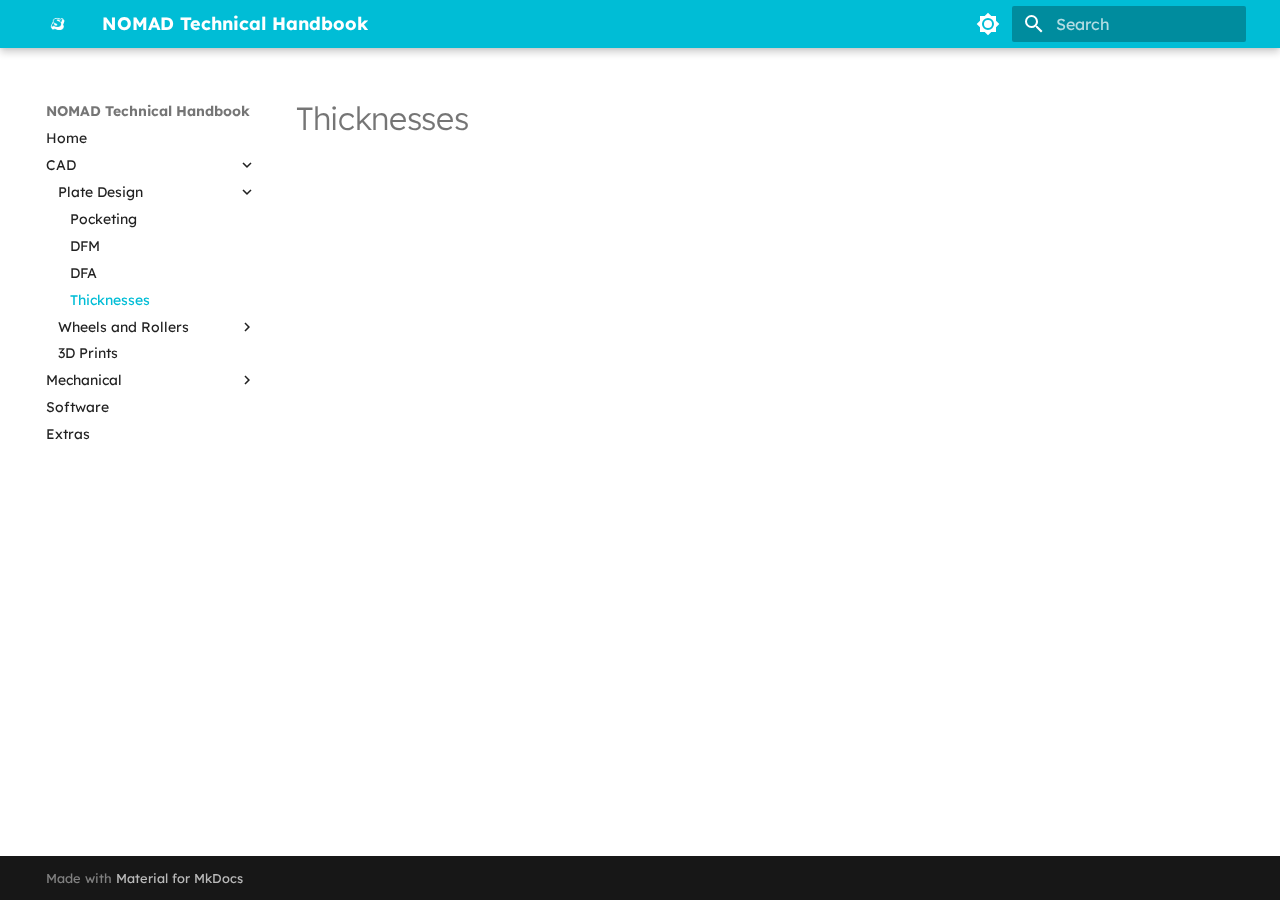
<file: thicknesses/index.html>
<!doctype html>
<html lang="en" class="no-js">
  <head>
    
      <meta charset="utf-8">
      <meta name="viewport" content="width=device-width,initial-scale=1">
      
      
      
        <link rel="canonical" href="https://nomad.com/thicknesses/">
      
      
        <link rel="prev" href="../DFA/">
      
      
        <link rel="next" href="../wheels/">
      
      
      <link rel="icon" href="../assets/S.ico">
      <meta name="generator" content="mkdocs-1.6.1, mkdocs-material-9.6.14">
    
    
      
        <title>Thicknesses - NOMAD Technical Handbook</title>
      
    
    
      <link rel="stylesheet" href="../assets/stylesheets/main.342714a4.min.css">
      
        
        <link rel="stylesheet" href="../assets/stylesheets/palette.06af60db.min.css">
      
      


    
    
      
    
    
      
        
        
        <link rel="preconnect" href="https://fonts.gstatic.com" crossorigin>
        <link rel="stylesheet" href="https://fonts.googleapis.com/css?family=Lexend:300,300i,400,400i,700,700i%7CRoboto+Mono:400,400i,700,700i&display=fallback">
        <style>:root{--md-text-font:"Lexend";--md-code-font:"Roboto Mono"}</style>
      
    
    
      <link rel="stylesheet" href="../stylesheets/extra.css">
    
    <script>__md_scope=new URL("..",location),__md_hash=e=>[...e].reduce(((e,_)=>(e<<5)-e+_.charCodeAt(0)),0),__md_get=(e,_=localStorage,t=__md_scope)=>JSON.parse(_.getItem(t.pathname+"."+e)),__md_set=(e,_,t=localStorage,a=__md_scope)=>{try{t.setItem(a.pathname+"."+e,JSON.stringify(_))}catch(e){}}</script>
    
      

    
    
    
  </head>
  
  
    
    
      
    
    
    
    
    <body dir="ltr" data-md-color-scheme="default" data-md-color-primary="cyan" data-md-color-accent="pink">
  
    
    <input class="md-toggle" data-md-toggle="drawer" type="checkbox" id="__drawer" autocomplete="off">
    <input class="md-toggle" data-md-toggle="search" type="checkbox" id="__search" autocomplete="off">
    <label class="md-overlay" for="__drawer"></label>
    <div data-md-component="skip">
      
        
        <a href="#thicknesses" class="md-skip">
          Skip to content
        </a>
      
    </div>
    <div data-md-component="announce">
      
    </div>
    
    
      

  

<header class="md-header md-header--shadow" data-md-component="header">
  <nav class="md-header__inner md-grid" aria-label="Header">
    <a href=".." title="NOMAD Technical Handbook" class="md-header__button md-logo" aria-label="NOMAD Technical Handbook" data-md-component="logo">
      
  <img src="../Remove Background S.png" alt="logo">

    </a>
    <label class="md-header__button md-icon" for="__drawer">
      
      <svg xmlns="http://www.w3.org/2000/svg" viewBox="0 0 24 24"><path d="M3 6h18v2H3zm0 5h18v2H3zm0 5h18v2H3z"/></svg>
    </label>
    <div class="md-header__title" data-md-component="header-title">
      <div class="md-header__ellipsis">
        <div class="md-header__topic">
          <span class="md-ellipsis">
            NOMAD Technical Handbook
          </span>
        </div>
        <div class="md-header__topic" data-md-component="header-topic">
          <span class="md-ellipsis">
            
              Thicknesses
            
          </span>
        </div>
      </div>
    </div>
    
      
        <form class="md-header__option" data-md-component="palette">
  
    
    
    
    <input class="md-option" data-md-color-media="" data-md-color-scheme="default" data-md-color-primary="cyan" data-md-color-accent="pink"  aria-label="Switch to dark mode"  type="radio" name="__palette" id="__palette_0">
    
      <label class="md-header__button md-icon" title="Switch to dark mode" for="__palette_1" hidden>
        <svg xmlns="http://www.w3.org/2000/svg" viewBox="0 0 24 24"><path d="M12 8a4 4 0 0 0-4 4 4 4 0 0 0 4 4 4 4 0 0 0 4-4 4 4 0 0 0-4-4m0 10a6 6 0 0 1-6-6 6 6 0 0 1 6-6 6 6 0 0 1 6 6 6 6 0 0 1-6 6m8-9.31V4h-4.69L12 .69 8.69 4H4v4.69L.69 12 4 15.31V20h4.69L12 23.31 15.31 20H20v-4.69L23.31 12z"/></svg>
      </label>
    
  
    
    
    
    <input class="md-option" data-md-color-media="" data-md-color-scheme="slate" data-md-color-primary="blue-grey" data-md-color-accent="light-blue"  aria-label="Switch to light mode"  type="radio" name="__palette" id="__palette_1">
    
      <label class="md-header__button md-icon" title="Switch to light mode" for="__palette_0" hidden>
        <svg xmlns="http://www.w3.org/2000/svg" viewBox="0 0 24 24"><path d="M12 18c-.89 0-1.74-.2-2.5-.55C11.56 16.5 13 14.42 13 12s-1.44-4.5-3.5-5.45C10.26 6.2 11.11 6 12 6a6 6 0 0 1 6 6 6 6 0 0 1-6 6m8-9.31V4h-4.69L12 .69 8.69 4H4v4.69L.69 12 4 15.31V20h4.69L12 23.31 15.31 20H20v-4.69L23.31 12z"/></svg>
      </label>
    
  
</form>
      
    
    
      <script>var palette=__md_get("__palette");if(palette&&palette.color){if("(prefers-color-scheme)"===palette.color.media){var media=matchMedia("(prefers-color-scheme: light)"),input=document.querySelector(media.matches?"[data-md-color-media='(prefers-color-scheme: light)']":"[data-md-color-media='(prefers-color-scheme: dark)']");palette.color.media=input.getAttribute("data-md-color-media"),palette.color.scheme=input.getAttribute("data-md-color-scheme"),palette.color.primary=input.getAttribute("data-md-color-primary"),palette.color.accent=input.getAttribute("data-md-color-accent")}for(var[key,value]of Object.entries(palette.color))document.body.setAttribute("data-md-color-"+key,value)}</script>
    
    
    
      
      
        <label class="md-header__button md-icon" for="__search">
          
          <svg xmlns="http://www.w3.org/2000/svg" viewBox="0 0 24 24"><path d="M9.5 3A6.5 6.5 0 0 1 16 9.5c0 1.61-.59 3.09-1.56 4.23l.27.27h.79l5 5-1.5 1.5-5-5v-.79l-.27-.27A6.52 6.52 0 0 1 9.5 16 6.5 6.5 0 0 1 3 9.5 6.5 6.5 0 0 1 9.5 3m0 2C7 5 5 7 5 9.5S7 14 9.5 14 14 12 14 9.5 12 5 9.5 5"/></svg>
        </label>
        <div class="md-search" data-md-component="search" role="dialog">
  <label class="md-search__overlay" for="__search"></label>
  <div class="md-search__inner" role="search">
    <form class="md-search__form" name="search">
      <input type="text" class="md-search__input" name="query" aria-label="Search" placeholder="Search" autocapitalize="off" autocorrect="off" autocomplete="off" spellcheck="false" data-md-component="search-query" required>
      <label class="md-search__icon md-icon" for="__search">
        
        <svg xmlns="http://www.w3.org/2000/svg" viewBox="0 0 24 24"><path d="M9.5 3A6.5 6.5 0 0 1 16 9.5c0 1.61-.59 3.09-1.56 4.23l.27.27h.79l5 5-1.5 1.5-5-5v-.79l-.27-.27A6.52 6.52 0 0 1 9.5 16 6.5 6.5 0 0 1 3 9.5 6.5 6.5 0 0 1 9.5 3m0 2C7 5 5 7 5 9.5S7 14 9.5 14 14 12 14 9.5 12 5 9.5 5"/></svg>
        
        <svg xmlns="http://www.w3.org/2000/svg" viewBox="0 0 24 24"><path d="M20 11v2H8l5.5 5.5-1.42 1.42L4.16 12l7.92-7.92L13.5 5.5 8 11z"/></svg>
      </label>
      <nav class="md-search__options" aria-label="Search">
        
        <button type="reset" class="md-search__icon md-icon" title="Clear" aria-label="Clear" tabindex="-1">
          
          <svg xmlns="http://www.w3.org/2000/svg" viewBox="0 0 24 24"><path d="M19 6.41 17.59 5 12 10.59 6.41 5 5 6.41 10.59 12 5 17.59 6.41 19 12 13.41 17.59 19 19 17.59 13.41 12z"/></svg>
        </button>
      </nav>
      
    </form>
    <div class="md-search__output">
      <div class="md-search__scrollwrap" tabindex="0" data-md-scrollfix>
        <div class="md-search-result" data-md-component="search-result">
          <div class="md-search-result__meta">
            Initializing search
          </div>
          <ol class="md-search-result__list" role="presentation"></ol>
        </div>
      </div>
    </div>
  </div>
</div>
      
    
    
  </nav>
  
</header>
    
    <div class="md-container" data-md-component="container">
      
      
        
          
        
      
      <main class="md-main" data-md-component="main">
        <div class="md-main__inner md-grid">
          
            
              
              <div class="md-sidebar md-sidebar--primary" data-md-component="sidebar" data-md-type="navigation" >
                <div class="md-sidebar__scrollwrap">
                  <div class="md-sidebar__inner">
                    



<nav class="md-nav md-nav--primary" aria-label="Navigation" data-md-level="0">
  <label class="md-nav__title" for="__drawer">
    <a href=".." title="NOMAD Technical Handbook" class="md-nav__button md-logo" aria-label="NOMAD Technical Handbook" data-md-component="logo">
      
  <img src="../Remove Background S.png" alt="logo">

    </a>
    NOMAD Technical Handbook
  </label>
  
  <ul class="md-nav__list" data-md-scrollfix>
    
      
      
  
  
  
  
    <li class="md-nav__item">
      <a href=".." class="md-nav__link">
        
  
  
  <span class="md-ellipsis">
    Home
    
  </span>
  

      </a>
    </li>
  

    
      
      
  
  
    
  
  
  
    
    
    
    
    
    <li class="md-nav__item md-nav__item--active md-nav__item--nested">
      
        
        
        <input class="md-nav__toggle md-toggle " type="checkbox" id="__nav_2" checked>
        
          
          <label class="md-nav__link" for="__nav_2" id="__nav_2_label" tabindex="0">
            
  
  
  <span class="md-ellipsis">
    CAD
    
  </span>
  

            <span class="md-nav__icon md-icon"></span>
          </label>
        
        <nav class="md-nav" data-md-level="1" aria-labelledby="__nav_2_label" aria-expanded="true">
          <label class="md-nav__title" for="__nav_2">
            <span class="md-nav__icon md-icon"></span>
            CAD
          </label>
          <ul class="md-nav__list" data-md-scrollfix>
            
              
                
  
  
    
  
  
  
    
    
    
    
    
    <li class="md-nav__item md-nav__item--active md-nav__item--nested">
      
        
        
        <input class="md-nav__toggle md-toggle " type="checkbox" id="__nav_2_1" checked>
        
          
          <label class="md-nav__link" for="__nav_2_1" id="__nav_2_1_label" tabindex="0">
            
  
  
  <span class="md-ellipsis">
    Plate Design
    
  </span>
  

            <span class="md-nav__icon md-icon"></span>
          </label>
        
        <nav class="md-nav" data-md-level="2" aria-labelledby="__nav_2_1_label" aria-expanded="true">
          <label class="md-nav__title" for="__nav_2_1">
            <span class="md-nav__icon md-icon"></span>
            Plate Design
          </label>
          <ul class="md-nav__list" data-md-scrollfix>
            
              
                
  
  
  
  
    <li class="md-nav__item">
      <a href="../pocketing/" class="md-nav__link">
        
  
  
  <span class="md-ellipsis">
    Pocketing
    
  </span>
  

      </a>
    </li>
  

              
            
              
                
  
  
  
  
    <li class="md-nav__item">
      <a href="../DFM/" class="md-nav__link">
        
  
  
  <span class="md-ellipsis">
    DFM
    
  </span>
  

      </a>
    </li>
  

              
            
              
                
  
  
  
  
    <li class="md-nav__item">
      <a href="../DFA/" class="md-nav__link">
        
  
  
  <span class="md-ellipsis">
    DFA
    
  </span>
  

      </a>
    </li>
  

              
            
              
                
  
  
    
  
  
  
    <li class="md-nav__item md-nav__item--active">
      
      <input class="md-nav__toggle md-toggle" type="checkbox" id="__toc">
      
      
        
      
      
      <a href="./" class="md-nav__link md-nav__link--active">
        
  
  
  <span class="md-ellipsis">
    Thicknesses
    
  </span>
  

      </a>
      
    </li>
  

              
            
          </ul>
        </nav>
      
    </li>
  

              
            
              
                
  
  
  
  
    
    
    
    
    
    <li class="md-nav__item md-nav__item--nested">
      
        
        
        <input class="md-nav__toggle md-toggle " type="checkbox" id="__nav_2_2" >
        
          
          <label class="md-nav__link" for="__nav_2_2" id="__nav_2_2_label" tabindex="0">
            
  
  
  <span class="md-ellipsis">
    Wheels and Rollers
    
  </span>
  

            <span class="md-nav__icon md-icon"></span>
          </label>
        
        <nav class="md-nav" data-md-level="2" aria-labelledby="__nav_2_2_label" aria-expanded="false">
          <label class="md-nav__title" for="__nav_2_2">
            <span class="md-nav__icon md-icon"></span>
            Wheels and Rollers
          </label>
          <ul class="md-nav__list" data-md-scrollfix>
            
              
                
  
  
  
  
    <li class="md-nav__item">
      <a href="../wheels/" class="md-nav__link">
        
  
  
  <span class="md-ellipsis">
    Wheels
    
  </span>
  

      </a>
    </li>
  

              
            
              
                
  
  
  
  
    <li class="md-nav__item">
      <a href="../rollers/" class="md-nav__link">
        
  
  
  <span class="md-ellipsis">
    Rollers
    
  </span>
  

      </a>
    </li>
  

              
            
          </ul>
        </nav>
      
    </li>
  

              
            
              
                
  
  
  
  
    <li class="md-nav__item">
      <a href="../3DP/" class="md-nav__link">
        
  
  
  <span class="md-ellipsis">
    3D Prints
    
  </span>
  

      </a>
    </li>
  

              
            
          </ul>
        </nav>
      
    </li>
  

    
      
      
  
  
  
  
    
    
    
    
    
    <li class="md-nav__item md-nav__item--nested">
      
        
        
        <input class="md-nav__toggle md-toggle " type="checkbox" id="__nav_3" >
        
          
          <label class="md-nav__link" for="__nav_3" id="__nav_3_label" tabindex="0">
            
  
  
  <span class="md-ellipsis">
    Mechanical
    
  </span>
  

            <span class="md-nav__icon md-icon"></span>
          </label>
        
        <nav class="md-nav" data-md-level="1" aria-labelledby="__nav_3_label" aria-expanded="false">
          <label class="md-nav__title" for="__nav_3">
            <span class="md-nav__icon md-icon"></span>
            Mechanical
          </label>
          <ul class="md-nav__list" data-md-scrollfix>
            
              
                
  
  
  
  
    <li class="md-nav__item">
      <a href="../mfg/" class="md-nav__link">
        
  
  
  <span class="md-ellipsis">
    Manufacturing
    
  </span>
  

      </a>
    </li>
  

              
            
              
                
  
  
  
  
    <li class="md-nav__item">
      <a href="../assembly/" class="md-nav__link">
        
  
  
  <span class="md-ellipsis">
    Assembly
    
  </span>
  

      </a>
    </li>
  

              
            
          </ul>
        </nav>
      
    </li>
  

    
      
      
  
  
  
  
    <li class="md-nav__item">
      <a href="../sw/" class="md-nav__link">
        
  
  
  <span class="md-ellipsis">
    Software
    
  </span>
  

      </a>
    </li>
  

    
      
      
  
  
  
  
    <li class="md-nav__item">
      <a href="../pocketingtable/" class="md-nav__link">
        
  
  
  <span class="md-ellipsis">
    Extras
    
  </span>
  

      </a>
    </li>
  

    
  </ul>
</nav>
                  </div>
                </div>
              </div>
            
            
              
              <div class="md-sidebar md-sidebar--secondary" data-md-component="sidebar" data-md-type="toc" >
                <div class="md-sidebar__scrollwrap">
                  <div class="md-sidebar__inner">
                    

<nav class="md-nav md-nav--secondary" aria-label="Table of contents">
  
  
  
    
  
  
</nav>
                  </div>
                </div>
              </div>
            
          
          
            <div class="md-content" data-md-component="content">
              <article class="md-content__inner md-typeset">
                
                  



<h1 id="thicknesses">Thicknesses</h1>












                
              </article>
            </div>
          
          
<script>var target=document.getElementById(location.hash.slice(1));target&&target.name&&(target.checked=target.name.startsWith("__tabbed_"))</script>
        </div>
        
      </main>
      
        <footer class="md-footer">
  
  <div class="md-footer-meta md-typeset">
    <div class="md-footer-meta__inner md-grid">
      <div class="md-copyright">
  
  
    Made with
    <a href="https://squidfunk.github.io/mkdocs-material/" target="_blank" rel="noopener">
      Material for MkDocs
    </a>
  
</div>
      
    </div>
  </div>
</footer>
      
    </div>
    <div class="md-dialog" data-md-component="dialog">
      <div class="md-dialog__inner md-typeset"></div>
    </div>
    
    
    
      
      <script id="__config" type="application/json">{"base": "..", "features": [], "search": "../assets/javascripts/workers/search.d50fe291.min.js", "tags": null, "translations": {"clipboard.copied": "Copied to clipboard", "clipboard.copy": "Copy to clipboard", "search.result.more.one": "1 more on this page", "search.result.more.other": "# more on this page", "search.result.none": "No matching documents", "search.result.one": "1 matching document", "search.result.other": "# matching documents", "search.result.placeholder": "Type to start searching", "search.result.term.missing": "Missing", "select.version": "Select version"}, "version": null}</script>
    
    
      <script src="../assets/javascripts/bundle.13a4f30d.min.js"></script>
      
    
  </body>
</html>
</file>
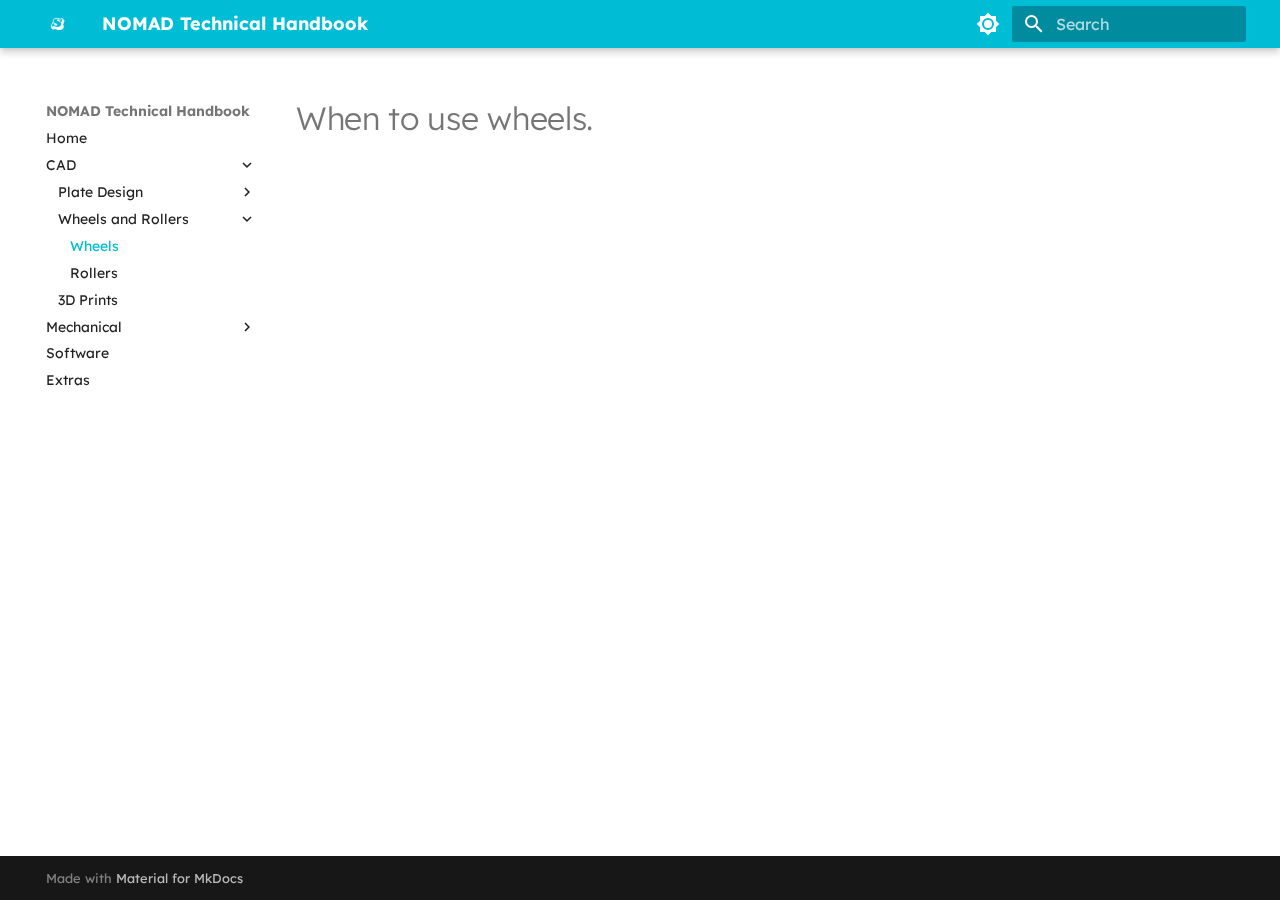
<file: wheels/index.html>
<!doctype html>
<html lang="en" class="no-js">
  <head>
    
      <meta charset="utf-8">
      <meta name="viewport" content="width=device-width,initial-scale=1">
      
      
      
        <link rel="canonical" href="https://nomad.com/wheels/">
      
      
        <link rel="prev" href="../thicknesses/">
      
      
        <link rel="next" href="../rollers/">
      
      
      <link rel="icon" href="../assets/S.ico">
      <meta name="generator" content="mkdocs-1.6.1, mkdocs-material-9.6.14">
    
    
      
        <title>Wheels - NOMAD Technical Handbook</title>
      
    
    
      <link rel="stylesheet" href="../assets/stylesheets/main.342714a4.min.css">
      
        
        <link rel="stylesheet" href="../assets/stylesheets/palette.06af60db.min.css">
      
      


    
    
      
    
    
      
        
        
        <link rel="preconnect" href="https://fonts.gstatic.com" crossorigin>
        <link rel="stylesheet" href="https://fonts.googleapis.com/css?family=Lexend:300,300i,400,400i,700,700i%7CRoboto+Mono:400,400i,700,700i&display=fallback">
        <style>:root{--md-text-font:"Lexend";--md-code-font:"Roboto Mono"}</style>
      
    
    
      <link rel="stylesheet" href="../stylesheets/extra.css">
    
    <script>__md_scope=new URL("..",location),__md_hash=e=>[...e].reduce(((e,_)=>(e<<5)-e+_.charCodeAt(0)),0),__md_get=(e,_=localStorage,t=__md_scope)=>JSON.parse(_.getItem(t.pathname+"."+e)),__md_set=(e,_,t=localStorage,a=__md_scope)=>{try{t.setItem(a.pathname+"."+e,JSON.stringify(_))}catch(e){}}</script>
    
      

    
    
    
  </head>
  
  
    
    
      
    
    
    
    
    <body dir="ltr" data-md-color-scheme="default" data-md-color-primary="cyan" data-md-color-accent="pink">
  
    
    <input class="md-toggle" data-md-toggle="drawer" type="checkbox" id="__drawer" autocomplete="off">
    <input class="md-toggle" data-md-toggle="search" type="checkbox" id="__search" autocomplete="off">
    <label class="md-overlay" for="__drawer"></label>
    <div data-md-component="skip">
      
        
        <a href="#when-to-use-wheels" class="md-skip">
          Skip to content
        </a>
      
    </div>
    <div data-md-component="announce">
      
    </div>
    
    
      

  

<header class="md-header md-header--shadow" data-md-component="header">
  <nav class="md-header__inner md-grid" aria-label="Header">
    <a href=".." title="NOMAD Technical Handbook" class="md-header__button md-logo" aria-label="NOMAD Technical Handbook" data-md-component="logo">
      
  <img src="../Remove Background S.png" alt="logo">

    </a>
    <label class="md-header__button md-icon" for="__drawer">
      
      <svg xmlns="http://www.w3.org/2000/svg" viewBox="0 0 24 24"><path d="M3 6h18v2H3zm0 5h18v2H3zm0 5h18v2H3z"/></svg>
    </label>
    <div class="md-header__title" data-md-component="header-title">
      <div class="md-header__ellipsis">
        <div class="md-header__topic">
          <span class="md-ellipsis">
            NOMAD Technical Handbook
          </span>
        </div>
        <div class="md-header__topic" data-md-component="header-topic">
          <span class="md-ellipsis">
            
              Wheels
            
          </span>
        </div>
      </div>
    </div>
    
      
        <form class="md-header__option" data-md-component="palette">
  
    
    
    
    <input class="md-option" data-md-color-media="" data-md-color-scheme="default" data-md-color-primary="cyan" data-md-color-accent="pink"  aria-label="Switch to dark mode"  type="radio" name="__palette" id="__palette_0">
    
      <label class="md-header__button md-icon" title="Switch to dark mode" for="__palette_1" hidden>
        <svg xmlns="http://www.w3.org/2000/svg" viewBox="0 0 24 24"><path d="M12 8a4 4 0 0 0-4 4 4 4 0 0 0 4 4 4 4 0 0 0 4-4 4 4 0 0 0-4-4m0 10a6 6 0 0 1-6-6 6 6 0 0 1 6-6 6 6 0 0 1 6 6 6 6 0 0 1-6 6m8-9.31V4h-4.69L12 .69 8.69 4H4v4.69L.69 12 4 15.31V20h4.69L12 23.31 15.31 20H20v-4.69L23.31 12z"/></svg>
      </label>
    
  
    
    
    
    <input class="md-option" data-md-color-media="" data-md-color-scheme="slate" data-md-color-primary="blue-grey" data-md-color-accent="light-blue"  aria-label="Switch to light mode"  type="radio" name="__palette" id="__palette_1">
    
      <label class="md-header__button md-icon" title="Switch to light mode" for="__palette_0" hidden>
        <svg xmlns="http://www.w3.org/2000/svg" viewBox="0 0 24 24"><path d="M12 18c-.89 0-1.74-.2-2.5-.55C11.56 16.5 13 14.42 13 12s-1.44-4.5-3.5-5.45C10.26 6.2 11.11 6 12 6a6 6 0 0 1 6 6 6 6 0 0 1-6 6m8-9.31V4h-4.69L12 .69 8.69 4H4v4.69L.69 12 4 15.31V20h4.69L12 23.31 15.31 20H20v-4.69L23.31 12z"/></svg>
      </label>
    
  
</form>
      
    
    
      <script>var palette=__md_get("__palette");if(palette&&palette.color){if("(prefers-color-scheme)"===palette.color.media){var media=matchMedia("(prefers-color-scheme: light)"),input=document.querySelector(media.matches?"[data-md-color-media='(prefers-color-scheme: light)']":"[data-md-color-media='(prefers-color-scheme: dark)']");palette.color.media=input.getAttribute("data-md-color-media"),palette.color.scheme=input.getAttribute("data-md-color-scheme"),palette.color.primary=input.getAttribute("data-md-color-primary"),palette.color.accent=input.getAttribute("data-md-color-accent")}for(var[key,value]of Object.entries(palette.color))document.body.setAttribute("data-md-color-"+key,value)}</script>
    
    
    
      
      
        <label class="md-header__button md-icon" for="__search">
          
          <svg xmlns="http://www.w3.org/2000/svg" viewBox="0 0 24 24"><path d="M9.5 3A6.5 6.5 0 0 1 16 9.5c0 1.61-.59 3.09-1.56 4.23l.27.27h.79l5 5-1.5 1.5-5-5v-.79l-.27-.27A6.52 6.52 0 0 1 9.5 16 6.5 6.5 0 0 1 3 9.5 6.5 6.5 0 0 1 9.5 3m0 2C7 5 5 7 5 9.5S7 14 9.5 14 14 12 14 9.5 12 5 9.5 5"/></svg>
        </label>
        <div class="md-search" data-md-component="search" role="dialog">
  <label class="md-search__overlay" for="__search"></label>
  <div class="md-search__inner" role="search">
    <form class="md-search__form" name="search">
      <input type="text" class="md-search__input" name="query" aria-label="Search" placeholder="Search" autocapitalize="off" autocorrect="off" autocomplete="off" spellcheck="false" data-md-component="search-query" required>
      <label class="md-search__icon md-icon" for="__search">
        
        <svg xmlns="http://www.w3.org/2000/svg" viewBox="0 0 24 24"><path d="M9.5 3A6.5 6.5 0 0 1 16 9.5c0 1.61-.59 3.09-1.56 4.23l.27.27h.79l5 5-1.5 1.5-5-5v-.79l-.27-.27A6.52 6.52 0 0 1 9.5 16 6.5 6.5 0 0 1 3 9.5 6.5 6.5 0 0 1 9.5 3m0 2C7 5 5 7 5 9.5S7 14 9.5 14 14 12 14 9.5 12 5 9.5 5"/></svg>
        
        <svg xmlns="http://www.w3.org/2000/svg" viewBox="0 0 24 24"><path d="M20 11v2H8l5.5 5.5-1.42 1.42L4.16 12l7.92-7.92L13.5 5.5 8 11z"/></svg>
      </label>
      <nav class="md-search__options" aria-label="Search">
        
        <button type="reset" class="md-search__icon md-icon" title="Clear" aria-label="Clear" tabindex="-1">
          
          <svg xmlns="http://www.w3.org/2000/svg" viewBox="0 0 24 24"><path d="M19 6.41 17.59 5 12 10.59 6.41 5 5 6.41 10.59 12 5 17.59 6.41 19 12 13.41 17.59 19 19 17.59 13.41 12z"/></svg>
        </button>
      </nav>
      
    </form>
    <div class="md-search__output">
      <div class="md-search__scrollwrap" tabindex="0" data-md-scrollfix>
        <div class="md-search-result" data-md-component="search-result">
          <div class="md-search-result__meta">
            Initializing search
          </div>
          <ol class="md-search-result__list" role="presentation"></ol>
        </div>
      </div>
    </div>
  </div>
</div>
      
    
    
  </nav>
  
</header>
    
    <div class="md-container" data-md-component="container">
      
      
        
          
        
      
      <main class="md-main" data-md-component="main">
        <div class="md-main__inner md-grid">
          
            
              
              <div class="md-sidebar md-sidebar--primary" data-md-component="sidebar" data-md-type="navigation" >
                <div class="md-sidebar__scrollwrap">
                  <div class="md-sidebar__inner">
                    



<nav class="md-nav md-nav--primary" aria-label="Navigation" data-md-level="0">
  <label class="md-nav__title" for="__drawer">
    <a href=".." title="NOMAD Technical Handbook" class="md-nav__button md-logo" aria-label="NOMAD Technical Handbook" data-md-component="logo">
      
  <img src="../Remove Background S.png" alt="logo">

    </a>
    NOMAD Technical Handbook
  </label>
  
  <ul class="md-nav__list" data-md-scrollfix>
    
      
      
  
  
  
  
    <li class="md-nav__item">
      <a href=".." class="md-nav__link">
        
  
  
  <span class="md-ellipsis">
    Home
    
  </span>
  

      </a>
    </li>
  

    
      
      
  
  
    
  
  
  
    
    
    
    
    
    <li class="md-nav__item md-nav__item--active md-nav__item--nested">
      
        
        
        <input class="md-nav__toggle md-toggle " type="checkbox" id="__nav_2" checked>
        
          
          <label class="md-nav__link" for="__nav_2" id="__nav_2_label" tabindex="0">
            
  
  
  <span class="md-ellipsis">
    CAD
    
  </span>
  

            <span class="md-nav__icon md-icon"></span>
          </label>
        
        <nav class="md-nav" data-md-level="1" aria-labelledby="__nav_2_label" aria-expanded="true">
          <label class="md-nav__title" for="__nav_2">
            <span class="md-nav__icon md-icon"></span>
            CAD
          </label>
          <ul class="md-nav__list" data-md-scrollfix>
            
              
                
  
  
  
  
    
    
    
    
    
    <li class="md-nav__item md-nav__item--nested">
      
        
        
        <input class="md-nav__toggle md-toggle " type="checkbox" id="__nav_2_1" >
        
          
          <label class="md-nav__link" for="__nav_2_1" id="__nav_2_1_label" tabindex="0">
            
  
  
  <span class="md-ellipsis">
    Plate Design
    
  </span>
  

            <span class="md-nav__icon md-icon"></span>
          </label>
        
        <nav class="md-nav" data-md-level="2" aria-labelledby="__nav_2_1_label" aria-expanded="false">
          <label class="md-nav__title" for="__nav_2_1">
            <span class="md-nav__icon md-icon"></span>
            Plate Design
          </label>
          <ul class="md-nav__list" data-md-scrollfix>
            
              
                
  
  
  
  
    <li class="md-nav__item">
      <a href="../pocketing/" class="md-nav__link">
        
  
  
  <span class="md-ellipsis">
    Pocketing
    
  </span>
  

      </a>
    </li>
  

              
            
              
                
  
  
  
  
    <li class="md-nav__item">
      <a href="../DFM/" class="md-nav__link">
        
  
  
  <span class="md-ellipsis">
    DFM
    
  </span>
  

      </a>
    </li>
  

              
            
              
                
  
  
  
  
    <li class="md-nav__item">
      <a href="../DFA/" class="md-nav__link">
        
  
  
  <span class="md-ellipsis">
    DFA
    
  </span>
  

      </a>
    </li>
  

              
            
              
                
  
  
  
  
    <li class="md-nav__item">
      <a href="../thicknesses/" class="md-nav__link">
        
  
  
  <span class="md-ellipsis">
    Thicknesses
    
  </span>
  

      </a>
    </li>
  

              
            
          </ul>
        </nav>
      
    </li>
  

              
            
              
                
  
  
    
  
  
  
    
    
    
    
    
    <li class="md-nav__item md-nav__item--active md-nav__item--nested">
      
        
        
        <input class="md-nav__toggle md-toggle " type="checkbox" id="__nav_2_2" checked>
        
          
          <label class="md-nav__link" for="__nav_2_2" id="__nav_2_2_label" tabindex="0">
            
  
  
  <span class="md-ellipsis">
    Wheels and Rollers
    
  </span>
  

            <span class="md-nav__icon md-icon"></span>
          </label>
        
        <nav class="md-nav" data-md-level="2" aria-labelledby="__nav_2_2_label" aria-expanded="true">
          <label class="md-nav__title" for="__nav_2_2">
            <span class="md-nav__icon md-icon"></span>
            Wheels and Rollers
          </label>
          <ul class="md-nav__list" data-md-scrollfix>
            
              
                
  
  
    
  
  
  
    <li class="md-nav__item md-nav__item--active">
      
      <input class="md-nav__toggle md-toggle" type="checkbox" id="__toc">
      
      
        
      
      
      <a href="./" class="md-nav__link md-nav__link--active">
        
  
  
  <span class="md-ellipsis">
    Wheels
    
  </span>
  

      </a>
      
    </li>
  

              
            
              
                
  
  
  
  
    <li class="md-nav__item">
      <a href="../rollers/" class="md-nav__link">
        
  
  
  <span class="md-ellipsis">
    Rollers
    
  </span>
  

      </a>
    </li>
  

              
            
          </ul>
        </nav>
      
    </li>
  

              
            
              
                
  
  
  
  
    <li class="md-nav__item">
      <a href="../3DP/" class="md-nav__link">
        
  
  
  <span class="md-ellipsis">
    3D Prints
    
  </span>
  

      </a>
    </li>
  

              
            
          </ul>
        </nav>
      
    </li>
  

    
      
      
  
  
  
  
    
    
    
    
    
    <li class="md-nav__item md-nav__item--nested">
      
        
        
        <input class="md-nav__toggle md-toggle " type="checkbox" id="__nav_3" >
        
          
          <label class="md-nav__link" for="__nav_3" id="__nav_3_label" tabindex="0">
            
  
  
  <span class="md-ellipsis">
    Mechanical
    
  </span>
  

            <span class="md-nav__icon md-icon"></span>
          </label>
        
        <nav class="md-nav" data-md-level="1" aria-labelledby="__nav_3_label" aria-expanded="false">
          <label class="md-nav__title" for="__nav_3">
            <span class="md-nav__icon md-icon"></span>
            Mechanical
          </label>
          <ul class="md-nav__list" data-md-scrollfix>
            
              
                
  
  
  
  
    <li class="md-nav__item">
      <a href="../mfg/" class="md-nav__link">
        
  
  
  <span class="md-ellipsis">
    Manufacturing
    
  </span>
  

      </a>
    </li>
  

              
            
              
                
  
  
  
  
    <li class="md-nav__item">
      <a href="../assembly/" class="md-nav__link">
        
  
  
  <span class="md-ellipsis">
    Assembly
    
  </span>
  

      </a>
    </li>
  

              
            
          </ul>
        </nav>
      
    </li>
  

    
      
      
  
  
  
  
    <li class="md-nav__item">
      <a href="../sw/" class="md-nav__link">
        
  
  
  <span class="md-ellipsis">
    Software
    
  </span>
  

      </a>
    </li>
  

    
      
      
  
  
  
  
    <li class="md-nav__item">
      <a href="../pocketingtable/" class="md-nav__link">
        
  
  
  <span class="md-ellipsis">
    Extras
    
  </span>
  

      </a>
    </li>
  

    
  </ul>
</nav>
                  </div>
                </div>
              </div>
            
            
              
              <div class="md-sidebar md-sidebar--secondary" data-md-component="sidebar" data-md-type="toc" >
                <div class="md-sidebar__scrollwrap">
                  <div class="md-sidebar__inner">
                    

<nav class="md-nav md-nav--secondary" aria-label="Table of contents">
  
  
  
    
  
  
</nav>
                  </div>
                </div>
              </div>
            
          
          
            <div class="md-content" data-md-component="content">
              <article class="md-content__inner md-typeset">
                
                  



<h1 id="when-to-use-wheels">When to use wheels.</h1>












                
              </article>
            </div>
          
          
<script>var target=document.getElementById(location.hash.slice(1));target&&target.name&&(target.checked=target.name.startsWith("__tabbed_"))</script>
        </div>
        
      </main>
      
        <footer class="md-footer">
  
  <div class="md-footer-meta md-typeset">
    <div class="md-footer-meta__inner md-grid">
      <div class="md-copyright">
  
  
    Made with
    <a href="https://squidfunk.github.io/mkdocs-material/" target="_blank" rel="noopener">
      Material for MkDocs
    </a>
  
</div>
      
    </div>
  </div>
</footer>
      
    </div>
    <div class="md-dialog" data-md-component="dialog">
      <div class="md-dialog__inner md-typeset"></div>
    </div>
    
    
    
      
      <script id="__config" type="application/json">{"base": "..", "features": [], "search": "../assets/javascripts/workers/search.d50fe291.min.js", "tags": null, "translations": {"clipboard.copied": "Copied to clipboard", "clipboard.copy": "Copy to clipboard", "search.result.more.one": "1 more on this page", "search.result.more.other": "# more on this page", "search.result.none": "No matching documents", "search.result.one": "1 matching document", "search.result.other": "# matching documents", "search.result.placeholder": "Type to start searching", "search.result.term.missing": "Missing", "select.version": "Select version"}, "version": null}</script>
    
    
      <script src="../assets/javascripts/bundle.13a4f30d.min.js"></script>
      
    
  </body>
</html>
</file>
<file: stylesheets/extra.css>
table {
  border-collapse: collapse;
}

table, th, td {
  border: 1px solid lightblue;
}
</file>
<file: assets/stylesheets/main.342714a4.min.css>
@charset "UTF-8";html{-webkit-text-size-adjust:none;-moz-text-size-adjust:none;text-size-adjust:none;box-sizing:border-box}*,:after,:before{box-sizing:inherit}@media (prefers-reduced-motion){*,:after,:before{transition:none!important}}body{margin:0}a,button,input,label{-webkit-tap-highlight-color:transparent}a{color:inherit;text-decoration:none}hr{border:0;box-sizing:initial;display:block;height:.05rem;overflow:visible;padding:0}small{font-size:80%}sub,sup{line-height:1em}img{border-style:none}table{border-collapse:initial;border-spacing:0}td,th{font-weight:400;vertical-align:top}button{background:#0000;border:0;font-family:inherit;font-size:inherit;margin:0;padding:0}input{border:0;outline:none}:root{--md-primary-fg-color:#4051b5;--md-primary-fg-color--light:#5d6cc0;--md-primary-fg-color--dark:#303fa1;--md-primary-bg-color:#fff;--md-primary-bg-color--light:#ffffffb3;--md-accent-fg-color:#526cfe;--md-accent-fg-color--transparent:#526cfe1a;--md-accent-bg-color:#fff;--md-accent-bg-color--light:#ffffffb3}[data-md-color-scheme=default]{color-scheme:light}[data-md-color-scheme=default] img[src$="#gh-dark-mode-only"],[data-md-color-scheme=default] img[src$="#only-dark"]{display:none}:root,[data-md-color-scheme=default]{--md-hue:225deg;--md-default-fg-color:#000000de;--md-default-fg-color--light:#0000008a;--md-default-fg-color--lighter:#00000052;--md-default-fg-color--lightest:#00000012;--md-default-bg-color:#fff;--md-default-bg-color--light:#ffffffb3;--md-default-bg-color--lighter:#ffffff4d;--md-default-bg-color--lightest:#ffffff1f;--md-code-fg-color:#36464e;--md-code-bg-color:#f5f5f5;--md-code-hl-color:#4287ff;--md-code-hl-color--light:#4287ff1a;--md-code-hl-number-color:#d52a2a;--md-code-hl-special-color:#db1457;--md-code-hl-function-color:#a846b9;--md-code-hl-constant-color:#6e59d9;--md-code-hl-keyword-color:#3f6ec6;--md-code-hl-string-color:#1c7d4d;--md-code-hl-name-color:var(--md-code-fg-color);--md-code-hl-operator-color:var(--md-default-fg-color--light);--md-code-hl-punctuation-color:var(--md-default-fg-color--light);--md-code-hl-comment-color:var(--md-default-fg-color--light);--md-code-hl-generic-color:var(--md-default-fg-color--light);--md-code-hl-variable-color:var(--md-default-fg-color--light);--md-typeset-color:var(--md-default-fg-color);--md-typeset-a-color:var(--md-primary-fg-color);--md-typeset-del-color:#f5503d26;--md-typeset-ins-color:#0bd57026;--md-typeset-kbd-color:#fafafa;--md-typeset-kbd-accent-color:#fff;--md-typeset-kbd-border-color:#b8b8b8;--md-typeset-mark-color:#ffff0080;--md-typeset-table-color:#0000001f;--md-typeset-table-color--light:rgba(0,0,0,.035);--md-admonition-fg-color:var(--md-default-fg-color);--md-admonition-bg-color:var(--md-default-bg-color);--md-warning-fg-color:#000000de;--md-warning-bg-color:#ff9;--md-footer-fg-color:#fff;--md-footer-fg-color--light:#ffffffb3;--md-footer-fg-color--lighter:#ffffff73;--md-footer-bg-color:#000000de;--md-footer-bg-color--dark:#00000052;--md-shadow-z1:0 0.2rem 0.5rem #0000000d,0 0 0.05rem #0000001a;--md-shadow-z2:0 0.2rem 0.5rem #0000001a,0 0 0.05rem #00000040;--md-shadow-z3:0 0.2rem 0.5rem #0003,0 0 0.05rem #00000059}.md-icon svg{fill:currentcolor;display:block;height:1.2rem;width:1.2rem}body{-webkit-font-smoothing:antialiased;-moz-osx-font-smoothing:grayscale;--md-text-font-family:var(--md-text-font,_),-apple-system,BlinkMacSystemFont,Helvetica,Arial,sans-serif;--md-code-font-family:var(--md-code-font,_),SFMono-Regular,Consolas,Menlo,monospace}aside,body,input{font-feature-settings:"kern","liga";color:var(--md-typeset-color);font-family:var(--md-text-font-family)}code,kbd,pre{font-feature-settings:"kern";font-family:var(--md-code-font-family)}:root{--md-typeset-table-sort-icon:url('data:image/svg+xml;charset=utf-8,<svg xmlns="http://www.w3.org/2000/svg" viewBox="0 0 24 24"><path d="m18 21-4-4h3V7h-3l4-4 4 4h-3v10h3M2 19v-2h10v2M2 13v-2h7v2M2 7V5h4v2z"/></svg>');--md-typeset-table-sort-icon--asc:url('data:image/svg+xml;charset=utf-8,<svg xmlns="http://www.w3.org/2000/svg" viewBox="0 0 24 24"><path d="M19 17h3l-4 4-4-4h3V3h2M2 17h10v2H2M6 5v2H2V5m0 6h7v2H2z"/></svg>');--md-typeset-table-sort-icon--desc:url('data:image/svg+xml;charset=utf-8,<svg xmlns="http://www.w3.org/2000/svg" viewBox="0 0 24 24"><path d="M19 7h3l-4-4-4 4h3v14h2M2 17h10v2H2M6 5v2H2V5m0 6h7v2H2z"/></svg>')}.md-typeset{-webkit-print-color-adjust:exact;color-adjust:exact;font-size:.8rem;line-height:1.6;overflow-wrap:break-word}@media print{.md-typeset{font-size:.68rem}}.md-typeset blockquote,.md-typeset dl,.md-typeset figure,.md-typeset ol,.md-typeset pre,.md-typeset ul{margin-bottom:1em;margin-top:1em}.md-typeset h1{color:var(--md-default-fg-color--light);font-size:2em;line-height:1.3;margin:0 0 1.25em}.md-typeset h1,.md-typeset h2{font-weight:300;letter-spacing:-.01em}.md-typeset h2{font-size:1.5625em;line-height:1.4;margin:1.6em 0 .64em}.md-typeset h3{font-size:1.25em;font-weight:400;letter-spacing:-.01em;line-height:1.5;margin:1.6em 0 .8em}.md-typeset h2+h3{margin-top:.8em}.md-typeset h4{font-weight:700;letter-spacing:-.01em;margin:1em 0}.md-typeset h5,.md-typeset h6{color:var(--md-default-fg-color--light);font-size:.8em;font-weight:700;letter-spacing:-.01em;margin:1.25em 0}.md-typeset h5{text-transform:uppercase}.md-typeset h5 code{text-transform:none}.md-typeset hr{border-bottom:.05rem solid var(--md-default-fg-color--lightest);display:flow-root;margin:1.5em 0}.md-typeset a{color:var(--md-typeset-a-color);word-break:break-word}.md-typeset a,.md-typeset a:before{transition:color 125ms}.md-typeset a:focus,.md-typeset a:hover{color:var(--md-accent-fg-color)}.md-typeset a:focus code,.md-typeset a:hover code{background-color:var(--md-accent-fg-color--transparent)}.md-typeset a code{color:currentcolor;transition:background-color 125ms}.md-typeset a.focus-visible{outline-color:var(--md-accent-fg-color);outline-offset:.2rem}.md-typeset code,.md-typeset kbd,.md-typeset pre{color:var(--md-code-fg-color);direction:ltr;font-variant-ligatures:none}@media print{.md-typeset code,.md-typeset kbd,.md-typeset pre{white-space:pre-wrap}}.md-typeset code{background-color:var(--md-code-bg-color);border-radius:.1rem;-webkit-box-decoration-break:clone;box-decoration-break:clone;font-size:.85em;padding:0 .2941176471em;word-break:break-word}.md-typeset code:not(.focus-visible){-webkit-tap-highlight-color:transparent;outline:none}.md-typeset pre{display:flow-root;line-height:1.4;position:relative}.md-typeset pre>code{-webkit-box-decoration-break:slice;box-decoration-break:slice;box-shadow:none;display:block;margin:0;outline-color:var(--md-accent-fg-color);overflow:auto;padding:.7720588235em 1.1764705882em;scrollbar-color:var(--md-default-fg-color--lighter) #0000;scrollbar-width:thin;touch-action:auto;word-break:normal}.md-typeset pre>code:hover{scrollbar-color:var(--md-accent-fg-color) #0000}.md-typeset pre>code::-webkit-scrollbar{height:.2rem;width:.2rem}.md-typeset pre>code::-webkit-scrollbar-thumb{background-color:var(--md-default-fg-color--lighter)}.md-typeset pre>code::-webkit-scrollbar-thumb:hover{background-color:var(--md-accent-fg-color)}.md-typeset kbd{background-color:var(--md-typeset-kbd-color);border-radius:.1rem;box-shadow:0 .1rem 0 .05rem var(--md-typeset-kbd-border-color),0 .1rem 0 var(--md-typeset-kbd-border-color),0 -.1rem .2rem var(--md-typeset-kbd-accent-color) inset;color:var(--md-default-fg-color);display:inline-block;font-size:.75em;padding:0 .6666666667em;vertical-align:text-top;word-break:break-word}.md-typeset mark{background-color:var(--md-typeset-mark-color);-webkit-box-decoration-break:clone;box-decoration-break:clone;color:inherit;word-break:break-word}.md-typeset abbr{border-bottom:.05rem dotted var(--md-default-fg-color--light);cursor:help;text-decoration:none}.md-typeset small{opacity:.75}[dir=ltr] .md-typeset sub,[dir=ltr] .md-typeset sup{margin-left:.078125em}[dir=rtl] .md-typeset sub,[dir=rtl] .md-typeset sup{margin-right:.078125em}[dir=ltr] .md-typeset blockquote{padding-left:.6rem}[dir=rtl] .md-typeset blockquote{padding-right:.6rem}[dir=ltr] .md-typeset blockquote{border-left:.2rem solid var(--md-default-fg-color--lighter)}[dir=rtl] .md-typeset blockquote{border-right:.2rem solid var(--md-default-fg-color--lighter)}.md-typeset blockquote{color:var(--md-default-fg-color--light);margin-left:0;margin-right:0}.md-typeset ul{list-style-type:disc}.md-typeset ul[type]{list-style-type:revert-layer}[dir=ltr] .md-typeset ol,[dir=ltr] .md-typeset ul{margin-left:.625em}[dir=rtl] .md-typeset ol,[dir=rtl] .md-typeset ul{margin-right:.625em}.md-typeset ol,.md-typeset ul{padding:0}.md-typeset ol:not([hidden]),.md-typeset ul:not([hidden]){display:flow-root}.md-typeset ol ol,.md-typeset ul ol{list-style-type:lower-alpha}.md-typeset ol ol ol,.md-typeset ul ol ol{list-style-type:lower-roman}.md-typeset ol ol ol ol,.md-typeset ul ol ol ol{list-style-type:upper-alpha}.md-typeset ol ol ol ol ol,.md-typeset ul ol ol ol ol{list-style-type:upper-roman}.md-typeset ol[type],.md-typeset ul[type]{list-style-type:revert-layer}[dir=ltr] .md-typeset ol li,[dir=ltr] .md-typeset ul li{margin-left:1.25em}[dir=rtl] .md-typeset ol li,[dir=rtl] .md-typeset ul li{margin-right:1.25em}.md-typeset ol li,.md-typeset ul li{margin-bottom:.5em}.md-typeset ol li blockquote,.md-typeset ol li p,.md-typeset ul li blockquote,.md-typeset ul li p{margin:.5em 0}.md-typeset ol li:last-child,.md-typeset ul li:last-child{margin-bottom:0}[dir=ltr] .md-typeset ol li ol,[dir=ltr] .md-typeset ol li ul,[dir=ltr] .md-typeset ul li ol,[dir=ltr] .md-typeset ul li ul{margin-left:.625em}[dir=rtl] .md-typeset ol li ol,[dir=rtl] .md-typeset ol li ul,[dir=rtl] .md-typeset ul li ol,[dir=rtl] .md-typeset ul li ul{margin-right:.625em}.md-typeset ol li ol,.md-typeset ol li ul,.md-typeset ul li ol,.md-typeset ul li ul{margin-bottom:.5em;margin-top:.5em}[dir=ltr] .md-typeset dd{margin-left:1.875em}[dir=rtl] .md-typeset dd{margin-right:1.875em}.md-typeset dd{margin-bottom:1.5em;margin-top:1em}.md-typeset img,.md-typeset svg,.md-typeset video{height:auto;max-width:100%}.md-typeset img[align=left]{margin:1em 1em 1em 0}.md-typeset img[align=right]{margin:1em 0 1em 1em}.md-typeset img[align]:only-child{margin-top:0}.md-typeset figure{display:flow-root;margin:1em auto;max-width:100%;text-align:center;width:-moz-fit-content;width:fit-content}.md-typeset figure img{display:block;margin:0 auto}.md-typeset figcaption{font-style:italic;margin:1em auto;max-width:24rem}.md-typeset iframe{max-width:100%}.md-typeset table:not([class]){background-color:var(--md-default-bg-color);border:.05rem solid var(--md-typeset-table-color);border-radius:.1rem;display:inline-block;font-size:.64rem;max-width:100%;overflow:auto;touch-action:auto}@media print{.md-typeset table:not([class]){display:table}}.md-typeset table:not([class])+*{margin-top:1.5em}.md-typeset table:not([class]) td>:first-child,.md-typeset table:not([class]) th>:first-child{margin-top:0}.md-typeset table:not([class]) td>:last-child,.md-typeset table:not([class]) th>:last-child{margin-bottom:0}.md-typeset table:not([class]) td:not([align]),.md-typeset table:not([class]) th:not([align]){text-align:left}[dir=rtl] .md-typeset table:not([class]) td:not([align]),[dir=rtl] .md-typeset table:not([class]) th:not([align]){text-align:right}.md-typeset table:not([class]) th{font-weight:700;min-width:5rem;padding:.9375em 1.25em;vertical-align:top}.md-typeset table:not([class]) td{border-top:.05rem solid var(--md-typeset-table-color);padding:.9375em 1.25em;vertical-align:top}.md-typeset table:not([class]) tbody tr{transition:background-color 125ms}.md-typeset table:not([class]) tbody tr:hover{background-color:var(--md-typeset-table-color--light);box-shadow:0 .05rem 0 var(--md-default-bg-color) inset}.md-typeset table:not([class]) a{word-break:normal}.md-typeset table th[role=columnheader]{cursor:pointer}[dir=ltr] .md-typeset table th[role=columnheader]:after{margin-left:.5em}[dir=rtl] .md-typeset table th[role=columnheader]:after{margin-right:.5em}.md-typeset table th[role=columnheader]:after{content:"";display:inline-block;height:1.2em;-webkit-mask-image:var(--md-typeset-table-sort-icon);mask-image:var(--md-typeset-table-sort-icon);-webkit-mask-repeat:no-repeat;mask-repeat:no-repeat;-webkit-mask-size:contain;mask-size:contain;transition:background-color 125ms;vertical-align:text-bottom;width:1.2em}.md-typeset table th[role=columnheader]:hover:after{background-color:var(--md-default-fg-color--lighter)}.md-typeset table th[role=columnheader][aria-sort=ascending]:after{background-color:var(--md-default-fg-color--light);-webkit-mask-image:var(--md-typeset-table-sort-icon--asc);mask-image:var(--md-typeset-table-sort-icon--asc)}.md-typeset table th[role=columnheader][aria-sort=descending]:after{background-color:var(--md-default-fg-color--light);-webkit-mask-image:var(--md-typeset-table-sort-icon--desc);mask-image:var(--md-typeset-table-sort-icon--desc)}.md-typeset__scrollwrap{margin:1em -.8rem;overflow-x:auto;touch-action:auto}.md-typeset__table{display:inline-block;margin-bottom:.5em;padding:0 .8rem}@media print{.md-typeset__table{display:block}}html .md-typeset__table table{display:table;margin:0;overflow:hidden;width:100%}@media screen and (max-width:44.984375em){.md-content__inner>pre{margin:1em -.8rem}.md-content__inner>pre code{border-radius:0}}.md-typeset .md-author{border-radius:100%;display:block;flex-shrink:0;height:1.6rem;overflow:hidden;position:relative;transition:color 125ms,transform 125ms;width:1.6rem}.md-typeset .md-author img{display:block}.md-typeset .md-author--more{background:var(--md-default-fg-color--lightest);color:var(--md-default-fg-color--lighter);font-size:.6rem;font-weight:700;line-height:1.6rem;text-align:center}.md-typeset .md-author--long{height:2.4rem;width:2.4rem}.md-typeset a.md-author{transform:scale(1)}.md-typeset a.md-author img{border-radius:100%;filter:grayscale(100%) opacity(75%);transition:filter 125ms}.md-typeset a.md-author:focus,.md-typeset a.md-author:hover{transform:scale(1.1);z-index:1}.md-typeset a.md-author:focus img,.md-typeset a.md-author:hover img{filter:grayscale(0)}.md-banner{background-color:var(--md-footer-bg-color);color:var(--md-footer-fg-color);overflow:auto}@media print{.md-banner{display:none}}.md-banner--warning{background-color:var(--md-warning-bg-color);color:var(--md-warning-fg-color)}.md-banner__inner{font-size:.7rem;margin:.6rem auto;padding:0 .8rem}[dir=ltr] .md-banner__button{float:right}[dir=rtl] .md-banner__button{float:left}.md-banner__button{color:inherit;cursor:pointer;transition:opacity .25s}.no-js .md-banner__button{display:none}.md-banner__button:hover{opacity:.7}html{font-size:125%;height:100%;overflow-x:hidden}@media screen and (min-width:100em){html{font-size:137.5%}}@media screen and (min-width:125em){html{font-size:150%}}body{background-color:var(--md-default-bg-color);display:flex;flex-direction:column;font-size:.5rem;min-height:100%;position:relative;width:100%}@media print{body{display:block}}@media screen and (max-width:59.984375em){body[data-md-scrolllock]{position:fixed}}.md-grid{margin-left:auto;margin-right:auto;max-width:61rem}.md-container{display:flex;flex-direction:column;flex-grow:1}@media print{.md-container{display:block}}.md-main{flex-grow:1}.md-main__inner{display:flex;height:100%;margin-top:1.5rem}.md-ellipsis{overflow:hidden;text-overflow:ellipsis}.md-toggle{display:none}.md-option{height:0;opacity:0;position:absolute;width:0}.md-option:checked+label:not([hidden]){display:block}.md-option.focus-visible+label{outline-color:var(--md-accent-fg-color);outline-style:auto}.md-skip{background-color:var(--md-default-fg-color);border-radius:.1rem;color:var(--md-default-bg-color);font-size:.64rem;margin:.5rem;opacity:0;outline-color:var(--md-accent-fg-color);padding:.3rem .5rem;position:fixed;transform:translateY(.4rem);z-index:-1}.md-skip:focus{opacity:1;transform:translateY(0);transition:transform .25s cubic-bezier(.4,0,.2,1),opacity 175ms 75ms;z-index:10}@page{margin:25mm}:root{--md-clipboard-icon:url('data:image/svg+xml;charset=utf-8,<svg xmlns="http://www.w3.org/2000/svg" viewBox="0 0 24 24"><path d="M19 21H8V7h11m0-2H8a2 2 0 0 0-2 2v14a2 2 0 0 0 2 2h11a2 2 0 0 0 2-2V7a2 2 0 0 0-2-2m-3-4H4a2 2 0 0 0-2 2v14h2V3h12z"/></svg>')}.md-clipboard{border-radius:.1rem;color:var(--md-default-fg-color--lightest);cursor:pointer;height:1.5em;outline-color:var(--md-accent-fg-color);outline-offset:.1rem;position:absolute;right:.5em;top:.5em;transition:color .25s;width:1.5em;z-index:1}@media print{.md-clipboard{display:none}}.md-clipboard:not(.focus-visible){-webkit-tap-highlight-color:transparent;outline:none}:hover>.md-clipboard{color:var(--md-default-fg-color--light)}.md-clipboard:focus,.md-clipboard:hover{color:var(--md-accent-fg-color)}.md-clipboard:after{background-color:currentcolor;content:"";display:block;height:1.125em;margin:0 auto;-webkit-mask-image:var(--md-clipboard-icon);mask-image:var(--md-clipboard-icon);-webkit-mask-position:center;mask-position:center;-webkit-mask-repeat:no-repeat;mask-repeat:no-repeat;-webkit-mask-size:contain;mask-size:contain;width:1.125em}.md-clipboard--inline{cursor:pointer}.md-clipboard--inline code{transition:color .25s,background-color .25s}.md-clipboard--inline:focus code,.md-clipboard--inline:hover code{background-color:var(--md-accent-fg-color--transparent);color:var(--md-accent-fg-color)}.md-typeset .md-code__content{display:grid}@keyframes consent{0%{opacity:0;transform:translateY(100%)}to{opacity:1;transform:translateY(0)}}@keyframes overlay{0%{opacity:0}to{opacity:1}}.md-consent__overlay{animation:overlay .25s both;-webkit-backdrop-filter:blur(.1rem);backdrop-filter:blur(.1rem);background-color:#0000008a;height:100%;opacity:1;position:fixed;top:0;width:100%;z-index:5}.md-consent__inner{animation:consent .5s cubic-bezier(.1,.7,.1,1) both;background-color:var(--md-default-bg-color);border:0;border-radius:.1rem;bottom:0;box-shadow:0 0 .2rem #0000001a,0 .2rem .4rem #0003;max-height:100%;overflow:auto;padding:0;position:fixed;width:100%;z-index:5}.md-consent__form{padding:.8rem}.md-consent__settings{display:none;margin:1em 0}input:checked+.md-consent__settings{display:block}.md-consent__controls{margin-bottom:.8rem}.md-typeset .md-consent__controls .md-button{display:inline}@media screen and (max-width:44.984375em){.md-typeset .md-consent__controls .md-button{display:block;margin-top:.4rem;text-align:center;width:100%}}.md-consent label{cursor:pointer}.md-content{flex-grow:1;min-width:0}.md-content__inner{margin:0 .8rem 1.2rem;padding-top:.6rem}@media screen and (min-width:76.25em){[dir=ltr] .md-sidebar--primary:not([hidden])~.md-content>.md-content__inner{margin-left:1.2rem}[dir=ltr] .md-sidebar--secondary:not([hidden])~.md-content>.md-content__inner,[dir=rtl] .md-sidebar--primary:not([hidden])~.md-content>.md-content__inner{margin-right:1.2rem}[dir=rtl] .md-sidebar--secondary:not([hidden])~.md-content>.md-content__inner{margin-left:1.2rem}}.md-content__inner:before{content:"";display:block;height:.4rem}.md-content__inner>:last-child{margin-bottom:0}[dir=ltr] .md-content__button{float:right}[dir=rtl] .md-content__button{float:left}[dir=ltr] .md-content__button{margin-left:.4rem}[dir=rtl] .md-content__button{margin-right:.4rem}.md-content__button{margin:.4rem 0;padding:0}@media print{.md-content__button{display:none}}.md-typeset .md-content__button{color:var(--md-default-fg-color--lighter)}.md-content__button svg{display:inline;vertical-align:top}[dir=rtl] .md-content__button svg{transform:scaleX(-1)}[dir=ltr] .md-dialog{right:.8rem}[dir=rtl] .md-dialog{left:.8rem}.md-dialog{background-color:var(--md-default-fg-color);border-radius:.1rem;bottom:.8rem;box-shadow:var(--md-shadow-z3);min-width:11.1rem;opacity:0;padding:.4rem .6rem;pointer-events:none;position:fixed;transform:translateY(100%);transition:transform 0ms .4s,opacity .4s;z-index:4}@media print{.md-dialog{display:none}}.md-dialog--active{opacity:1;pointer-events:auto;transform:translateY(0);transition:transform .4s cubic-bezier(.075,.85,.175,1),opacity .4s}.md-dialog__inner{color:var(--md-default-bg-color);font-size:.7rem}.md-feedback{margin:2em 0 1em;text-align:center}.md-feedback fieldset{border:none;margin:0;padding:0}.md-feedback__title{font-weight:700;margin:1em auto}.md-feedback__inner{position:relative}.md-feedback__list{display:flex;flex-wrap:wrap;place-content:baseline center;position:relative}.md-feedback__list:hover .md-icon:not(:disabled){color:var(--md-default-fg-color--lighter)}:disabled .md-feedback__list{min-height:1.8rem}.md-feedback__icon{color:var(--md-default-fg-color--light);cursor:pointer;flex-shrink:0;margin:0 .1rem;transition:color 125ms}.md-feedback__icon:not(:disabled).md-icon:hover{color:var(--md-accent-fg-color)}.md-feedback__icon:disabled{color:var(--md-default-fg-color--lightest);pointer-events:none}.md-feedback__note{opacity:0;position:relative;transform:translateY(.4rem);transition:transform .4s cubic-bezier(.1,.7,.1,1),opacity .15s}.md-feedback__note>*{margin:0 auto;max-width:16rem}:disabled .md-feedback__note{opacity:1;transform:translateY(0)}@media print{.md-feedback{display:none}}.md-footer{background-color:var(--md-footer-bg-color);color:var(--md-footer-fg-color)}@media print{.md-footer{display:none}}.md-footer__inner{justify-content:space-between;overflow:auto;padding:.2rem}.md-footer__inner:not([hidden]){display:flex}.md-footer__link{align-items:end;display:flex;flex-grow:0.01;margin-bottom:.4rem;margin-top:1rem;max-width:100%;outline-color:var(--md-accent-fg-color);overflow:hidden;transition:opacity .25s}.md-footer__link:focus,.md-footer__link:hover{opacity:.7}[dir=rtl] .md-footer__link svg{transform:scaleX(-1)}@media screen and (max-width:44.984375em){.md-footer__link--prev{flex-shrink:0}.md-footer__link--prev .md-footer__title{display:none}}[dir=ltr] .md-footer__link--next{margin-left:auto}[dir=rtl] .md-footer__link--next{margin-right:auto}.md-footer__link--next{text-align:right}[dir=rtl] .md-footer__link--next{text-align:left}.md-footer__title{flex-grow:1;font-size:.9rem;margin-bottom:.7rem;max-width:calc(100% - 2.4rem);padding:0 1rem;white-space:nowrap}.md-footer__button{margin:.2rem;padding:.4rem}.md-footer__direction{font-size:.64rem;opacity:.7}.md-footer-meta{background-color:var(--md-footer-bg-color--dark)}.md-footer-meta__inner{display:flex;flex-wrap:wrap;justify-content:space-between;padding:.2rem}html .md-footer-meta.md-typeset a{color:var(--md-footer-fg-color--light)}html .md-footer-meta.md-typeset a:focus,html .md-footer-meta.md-typeset a:hover{color:var(--md-footer-fg-color)}.md-copyright{color:var(--md-footer-fg-color--lighter);font-size:.64rem;margin:auto .6rem;padding:.4rem 0;width:100%}@media screen and (min-width:45em){.md-copyright{width:auto}}.md-copyright__highlight{color:var(--md-footer-fg-color--light)}.md-social{display:inline-flex;gap:.2rem;margin:0 .4rem;padding:.2rem 0 .6rem}@media screen and (min-width:45em){.md-social{padding:.6rem 0}}.md-social__link{display:inline-block;height:1.6rem;text-align:center;width:1.6rem}.md-social__link:before{line-height:1.9}.md-social__link svg{fill:currentcolor;max-height:.8rem;vertical-align:-25%}.md-typeset .md-button{border:.1rem solid;border-radius:.1rem;color:var(--md-primary-fg-color);cursor:pointer;display:inline-block;font-weight:700;padding:.625em 2em;transition:color 125ms,background-color 125ms,border-color 125ms}.md-typeset .md-button--primary{background-color:var(--md-primary-fg-color);border-color:var(--md-primary-fg-color);color:var(--md-primary-bg-color)}.md-typeset .md-button:focus,.md-typeset .md-button:hover{background-color:var(--md-accent-fg-color);border-color:var(--md-accent-fg-color);color:var(--md-accent-bg-color)}[dir=ltr] .md-typeset .md-input{border-top-left-radius:.1rem}[dir=ltr] .md-typeset .md-input,[dir=rtl] .md-typeset .md-input{border-top-right-radius:.1rem}[dir=rtl] .md-typeset .md-input{border-top-left-radius:.1rem}.md-typeset .md-input{border-bottom:.1rem solid var(--md-default-fg-color--lighter);box-shadow:var(--md-shadow-z1);font-size:.8rem;height:1.8rem;padding:0 .6rem;transition:border .25s,box-shadow .25s}.md-typeset .md-input:focus,.md-typeset .md-input:hover{border-bottom-color:var(--md-accent-fg-color);box-shadow:var(--md-shadow-z2)}.md-typeset .md-input--stretch{width:100%}.md-header{background-color:var(--md-primary-fg-color);box-shadow:0 0 .2rem #0000,0 .2rem .4rem #0000;color:var(--md-primary-bg-color);display:block;left:0;position:sticky;right:0;top:0;z-index:4}@media print{.md-header{display:none}}.md-header[hidden]{transform:translateY(-100%);transition:transform .25s cubic-bezier(.8,0,.6,1),box-shadow .25s}.md-header--shadow{box-shadow:0 0 .2rem #0000001a,0 .2rem .4rem #0003;transition:transform .25s cubic-bezier(.1,.7,.1,1),box-shadow .25s}.md-header__inner{align-items:center;display:flex;padding:0 .2rem}.md-header__button{color:currentcolor;cursor:pointer;margin:.2rem;outline-color:var(--md-accent-fg-color);padding:.4rem;position:relative;transition:opacity .25s;vertical-align:middle;z-index:1}.md-header__button:hover{opacity:.7}.md-header__button:not([hidden]){display:inline-block}.md-header__button:not(.focus-visible){-webkit-tap-highlight-color:transparent;outline:none}.md-header__button.md-logo{margin:.2rem;padding:.4rem}@media screen and (max-width:76.234375em){.md-header__button.md-logo{display:none}}.md-header__button.md-logo img,.md-header__button.md-logo svg{fill:currentcolor;display:block;height:1.2rem;width:auto}@media screen and (min-width:60em){.md-header__button[for=__search]{display:none}}.no-js .md-header__button[for=__search]{display:none}[dir=rtl] .md-header__button[for=__search] svg{transform:scaleX(-1)}@media screen and (min-width:76.25em){.md-header__button[for=__drawer]{display:none}}.md-header__topic{display:flex;max-width:100%;position:absolute;transition:transform .4s cubic-bezier(.1,.7,.1,1),opacity .15s;white-space:nowrap}.md-header__topic+.md-header__topic{opacity:0;pointer-events:none;transform:translateX(1.25rem);transition:transform .4s cubic-bezier(1,.7,.1,.1),opacity .15s;z-index:-1}[dir=rtl] .md-header__topic+.md-header__topic{transform:translateX(-1.25rem)}.md-header__topic:first-child{font-weight:700}[dir=ltr] .md-header__title{margin-left:1rem;margin-right:.4rem}[dir=rtl] .md-header__title{margin-left:.4rem;margin-right:1rem}.md-header__title{flex-grow:1;font-size:.9rem;height:2.4rem;line-height:2.4rem}.md-header__title--active .md-header__topic{opacity:0;pointer-events:none;transform:translateX(-1.25rem);transition:transform .4s cubic-bezier(1,.7,.1,.1),opacity .15s;z-index:-1}[dir=rtl] .md-header__title--active .md-header__topic{transform:translateX(1.25rem)}.md-header__title--active .md-header__topic+.md-header__topic{opacity:1;pointer-events:auto;transform:translateX(0);transition:transform .4s cubic-bezier(.1,.7,.1,1),opacity .15s;z-index:0}.md-header__title>.md-header__ellipsis{height:100%;position:relative;width:100%}.md-header__option{display:flex;flex-shrink:0;max-width:100%;transition:max-width 0ms .25s,opacity .25s .25s;white-space:nowrap}[data-md-toggle=search]:checked~.md-header .md-header__option{max-width:0;opacity:0;transition:max-width 0ms,opacity 0ms}.md-header__option>input{bottom:0}.md-header__source{display:none}@media screen and (min-width:60em){[dir=ltr] .md-header__source{margin-left:1rem}[dir=rtl] .md-header__source{margin-right:1rem}.md-header__source{display:block;max-width:11.7rem;width:11.7rem}}@media screen and (min-width:76.25em){[dir=ltr] .md-header__source{margin-left:1.4rem}[dir=rtl] .md-header__source{margin-right:1.4rem}}.md-meta{color:var(--md-default-fg-color--light);font-size:.7rem;line-height:1.3}.md-meta__list{display:inline-flex;flex-wrap:wrap;list-style:none;margin:0;padding:0}.md-meta__item:not(:last-child):after{content:"·";margin-left:.2rem;margin-right:.2rem}.md-meta__link{color:var(--md-typeset-a-color)}.md-meta__link:focus,.md-meta__link:hover{color:var(--md-accent-fg-color)}.md-draft{background-color:#ff1744;border-radius:.125em;color:#fff;display:inline-block;font-weight:700;padding-left:.5714285714em;padding-right:.5714285714em}:root{--md-nav-icon--prev:url('data:image/svg+xml;charset=utf-8,<svg xmlns="http://www.w3.org/2000/svg" viewBox="0 0 24 24"><path d="M20 11v2H8l5.5 5.5-1.42 1.42L4.16 12l7.92-7.92L13.5 5.5 8 11z"/></svg>');--md-nav-icon--next:url('data:image/svg+xml;charset=utf-8,<svg xmlns="http://www.w3.org/2000/svg" viewBox="0 0 24 24"><path d="M8.59 16.58 13.17 12 8.59 7.41 10 6l6 6-6 6z"/></svg>');--md-toc-icon:url('data:image/svg+xml;charset=utf-8,<svg xmlns="http://www.w3.org/2000/svg" viewBox="0 0 24 24"><path d="M3 9h14V7H3zm0 4h14v-2H3zm0 4h14v-2H3zm16 0h2v-2h-2zm0-10v2h2V7zm0 6h2v-2h-2z"/></svg>')}.md-nav{font-size:.7rem;line-height:1.3}.md-nav__title{color:var(--md-default-fg-color--light);display:block;font-weight:700;overflow:hidden;padding:0 .6rem;text-overflow:ellipsis}.md-nav__title .md-nav__button{display:none}.md-nav__title .md-nav__button img{height:100%;width:auto}.md-nav__title .md-nav__button.md-logo img,.md-nav__title .md-nav__button.md-logo svg{fill:currentcolor;display:block;height:2.4rem;max-width:100%;object-fit:contain;width:auto}.md-nav__list{list-style:none;margin:0;padding:0}.md-nav__link{align-items:flex-start;display:flex;gap:.4rem;margin-top:.625em;scroll-snap-align:start;transition:color 125ms}.md-nav__link--passed{color:var(--md-default-fg-color--light)}.md-nav__item .md-nav__link--active,.md-nav__item .md-nav__link--active code{color:var(--md-typeset-a-color)}.md-nav__link .md-ellipsis{position:relative}[dir=ltr] .md-nav__link .md-icon:last-child{margin-left:auto}[dir=rtl] .md-nav__link .md-icon:last-child{margin-right:auto}.md-nav__link svg{fill:currentcolor;flex-shrink:0;height:1.3em;position:relative}.md-nav__link[for]:focus,.md-nav__link[for]:hover,.md-nav__link[href]:focus,.md-nav__link[href]:hover{color:var(--md-accent-fg-color);cursor:pointer}.md-nav__link.focus-visible{outline-color:var(--md-accent-fg-color);outline-offset:.2rem}.md-nav--primary .md-nav__link[for=__toc]{display:none}.md-nav--primary .md-nav__link[for=__toc] .md-icon:after{background-color:currentcolor;display:block;height:100%;-webkit-mask-image:var(--md-toc-icon);mask-image:var(--md-toc-icon);width:100%}.md-nav--primary .md-nav__link[for=__toc]~.md-nav{display:none}.md-nav__container>.md-nav__link{margin-top:0}.md-nav__container>.md-nav__link:first-child{flex-grow:1;min-width:0}.md-nav__icon{flex-shrink:0}.md-nav__source{display:none}@media screen and (max-width:76.234375em){.md-nav--primary,.md-nav--primary .md-nav{background-color:var(--md-default-bg-color);display:flex;flex-direction:column;height:100%;left:0;position:absolute;right:0;top:0;z-index:1}.md-nav--primary .md-nav__item,.md-nav--primary .md-nav__title{font-size:.8rem;line-height:1.5}.md-nav--primary .md-nav__title{background-color:var(--md-default-fg-color--lightest);color:var(--md-default-fg-color--light);cursor:pointer;height:5.6rem;line-height:2.4rem;padding:3rem .8rem .2rem;position:relative;white-space:nowrap}[dir=ltr] .md-nav--primary .md-nav__title .md-nav__icon{left:.4rem}[dir=rtl] .md-nav--primary .md-nav__title .md-nav__icon{right:.4rem}.md-nav--primary .md-nav__title .md-nav__icon{display:block;height:1.2rem;margin:.2rem;position:absolute;top:.4rem;width:1.2rem}.md-nav--primary .md-nav__title .md-nav__icon:after{background-color:currentcolor;content:"";display:block;height:100%;-webkit-mask-image:var(--md-nav-icon--prev);mask-image:var(--md-nav-icon--prev);-webkit-mask-position:center;mask-position:center;-webkit-mask-repeat:no-repeat;mask-repeat:no-repeat;-webkit-mask-size:contain;mask-size:contain;width:100%}.md-nav--primary .md-nav__title~.md-nav__list{background-color:var(--md-default-bg-color);box-shadow:0 .05rem 0 var(--md-default-fg-color--lightest) inset;overflow-y:auto;scroll-snap-type:y mandatory;touch-action:pan-y}.md-nav--primary .md-nav__title~.md-nav__list>:first-child{border-top:0}.md-nav--primary .md-nav__title[for=__drawer]{background-color:var(--md-primary-fg-color);color:var(--md-primary-bg-color);font-weight:700}.md-nav--primary .md-nav__title .md-logo{display:block;left:.2rem;margin:.2rem;padding:.4rem;position:absolute;right:.2rem;top:.2rem}.md-nav--primary .md-nav__list{flex:1}.md-nav--primary .md-nav__item{border-top:.05rem solid var(--md-default-fg-color--lightest)}.md-nav--primary .md-nav__item--active>.md-nav__link{color:var(--md-typeset-a-color)}.md-nav--primary .md-nav__item--active>.md-nav__link:focus,.md-nav--primary .md-nav__item--active>.md-nav__link:hover{color:var(--md-accent-fg-color)}.md-nav--primary .md-nav__link{margin-top:0;padding:.6rem .8rem}.md-nav--primary .md-nav__link svg{margin-top:.1em}.md-nav--primary .md-nav__link>.md-nav__link{padding:0}[dir=ltr] .md-nav--primary .md-nav__link .md-nav__icon{margin-right:-.2rem}[dir=rtl] .md-nav--primary .md-nav__link .md-nav__icon{margin-left:-.2rem}.md-nav--primary .md-nav__link .md-nav__icon{font-size:1.2rem;height:1.2rem;width:1.2rem}.md-nav--primary .md-nav__link .md-nav__icon:after{background-color:currentcolor;content:"";display:block;height:100%;-webkit-mask-image:var(--md-nav-icon--next);mask-image:var(--md-nav-icon--next);-webkit-mask-position:center;mask-position:center;-webkit-mask-repeat:no-repeat;mask-repeat:no-repeat;-webkit-mask-size:contain;mask-size:contain;width:100%}[dir=rtl] .md-nav--primary .md-nav__icon:after{transform:scale(-1)}.md-nav--primary .md-nav--secondary .md-nav{background-color:initial;position:static}[dir=ltr] .md-nav--primary .md-nav--secondary .md-nav .md-nav__link{padding-left:1.4rem}[dir=rtl] .md-nav--primary .md-nav--secondary .md-nav .md-nav__link{padding-right:1.4rem}[dir=ltr] .md-nav--primary .md-nav--secondary .md-nav .md-nav .md-nav__link{padding-left:2rem}[dir=rtl] .md-nav--primary .md-nav--secondary .md-nav .md-nav .md-nav__link{padding-right:2rem}[dir=ltr] .md-nav--primary .md-nav--secondary .md-nav .md-nav .md-nav .md-nav__link{padding-left:2.6rem}[dir=rtl] .md-nav--primary .md-nav--secondary .md-nav .md-nav .md-nav .md-nav__link{padding-right:2.6rem}[dir=ltr] .md-nav--primary .md-nav--secondary .md-nav .md-nav .md-nav .md-nav .md-nav__link{padding-left:3.2rem}[dir=rtl] .md-nav--primary .md-nav--secondary .md-nav .md-nav .md-nav .md-nav .md-nav__link{padding-right:3.2rem}.md-nav--secondary{background-color:initial}.md-nav__toggle~.md-nav{display:flex;opacity:0;transform:translateX(100%);transition:transform .25s cubic-bezier(.8,0,.6,1),opacity 125ms 50ms}[dir=rtl] .md-nav__toggle~.md-nav{transform:translateX(-100%)}.md-nav__toggle:checked~.md-nav{opacity:1;transform:translateX(0);transition:transform .25s cubic-bezier(.4,0,.2,1),opacity 125ms 125ms}.md-nav__toggle:checked~.md-nav>.md-nav__list{-webkit-backface-visibility:hidden;backface-visibility:hidden}}@media screen and (max-width:59.984375em){.md-nav--primary .md-nav__link[for=__toc]{display:flex}.md-nav--primary .md-nav__link[for=__toc] .md-icon:after{content:""}.md-nav--primary .md-nav__link[for=__toc]+.md-nav__link{display:none}.md-nav--primary .md-nav__link[for=__toc]~.md-nav{display:flex}.md-nav__source{background-color:var(--md-primary-fg-color--dark);color:var(--md-primary-bg-color);display:block;padding:0 .2rem}}@media screen and (min-width:60em) and (max-width:76.234375em){.md-nav--integrated .md-nav__link[for=__toc]{display:flex}.md-nav--integrated .md-nav__link[for=__toc] .md-icon:after{content:""}.md-nav--integrated .md-nav__link[for=__toc]+.md-nav__link{display:none}.md-nav--integrated .md-nav__link[for=__toc]~.md-nav{display:flex}}@media screen and (min-width:60em){.md-nav{margin-bottom:-.4rem}.md-nav--secondary .md-nav__title{background:var(--md-default-bg-color);box-shadow:0 0 .4rem .4rem var(--md-default-bg-color);position:sticky;top:0;z-index:1}.md-nav--secondary .md-nav__title[for=__toc]{scroll-snap-align:start}.md-nav--secondary .md-nav__title .md-nav__icon{display:none}[dir=ltr] .md-nav--secondary .md-nav__list{padding-left:.6rem}[dir=rtl] .md-nav--secondary .md-nav__list{padding-right:.6rem}.md-nav--secondary .md-nav__list{padding-bottom:.4rem}[dir=ltr] .md-nav--secondary .md-nav__item>.md-nav__link{margin-right:.4rem}[dir=rtl] .md-nav--secondary .md-nav__item>.md-nav__link{margin-left:.4rem}}@media screen and (min-width:76.25em){.md-nav{margin-bottom:-.4rem;transition:max-height .25s cubic-bezier(.86,0,.07,1)}.md-nav--primary .md-nav__title{background:var(--md-default-bg-color);box-shadow:0 0 .4rem .4rem var(--md-default-bg-color);position:sticky;top:0;z-index:1}.md-nav--primary .md-nav__title[for=__drawer]{scroll-snap-align:start}.md-nav--primary .md-nav__title .md-nav__icon{display:none}[dir=ltr] .md-nav--primary .md-nav__list{padding-left:.6rem}[dir=rtl] .md-nav--primary .md-nav__list{padding-right:.6rem}.md-nav--primary .md-nav__list{padding-bottom:.4rem}[dir=ltr] .md-nav--primary .md-nav__item>.md-nav__link{margin-right:.4rem}[dir=rtl] .md-nav--primary .md-nav__item>.md-nav__link{margin-left:.4rem}.md-nav__toggle~.md-nav{display:grid;grid-template-rows:minmax(.4rem,0fr);opacity:0;transition:grid-template-rows .25s cubic-bezier(.86,0,.07,1),opacity .25s,visibility 0ms .25s;visibility:collapse}.md-nav__toggle~.md-nav>.md-nav__list{overflow:hidden}.md-nav__toggle.md-toggle--indeterminate~.md-nav,.md-nav__toggle:checked~.md-nav{grid-template-rows:minmax(.4rem,1fr);opacity:1;transition:grid-template-rows .25s cubic-bezier(.86,0,.07,1),opacity .15s .1s,visibility 0ms;visibility:visible}.md-nav__toggle.md-toggle--indeterminate~.md-nav{transition:none}.md-nav__item--nested>.md-nav>.md-nav__title{display:none}.md-nav__item--section{display:block;margin:1.25em 0}.md-nav__item--section:last-child{margin-bottom:0}.md-nav__item--section>.md-nav__link{font-weight:700}.md-nav__item--section>.md-nav__link[for]{color:var(--md-default-fg-color--light)}.md-nav__item--section>.md-nav__link:not(.md-nav__container){pointer-events:none}.md-nav__item--section>.md-nav__link .md-icon,.md-nav__item--section>.md-nav__link>[for]{display:none}[dir=ltr] .md-nav__item--section>.md-nav{margin-left:-.6rem}[dir=rtl] .md-nav__item--section>.md-nav{margin-right:-.6rem}.md-nav__item--section>.md-nav{display:block;opacity:1;visibility:visible}.md-nav__item--section>.md-nav>.md-nav__list>.md-nav__item{padding:0}.md-nav__icon{border-radius:100%;height:.9rem;transition:background-color .25s;width:.9rem}.md-nav__icon:hover{background-color:var(--md-accent-fg-color--transparent)}.md-nav__icon:after{background-color:currentcolor;border-radius:100%;content:"";display:inline-block;height:100%;-webkit-mask-image:var(--md-nav-icon--next);mask-image:var(--md-nav-icon--next);-webkit-mask-position:center;mask-position:center;-webkit-mask-repeat:no-repeat;mask-repeat:no-repeat;-webkit-mask-size:contain;mask-size:contain;transition:transform .25s;vertical-align:-.1rem;width:100%}[dir=rtl] .md-nav__icon:after{transform:rotate(180deg)}.md-nav__item--nested .md-nav__toggle:checked~.md-nav__link .md-nav__icon:after,.md-nav__item--nested .md-toggle--indeterminate~.md-nav__link .md-nav__icon:after{transform:rotate(90deg)}.md-nav--lifted>.md-nav__list>.md-nav__item,.md-nav--lifted>.md-nav__title{display:none}.md-nav--lifted>.md-nav__list>.md-nav__item--active{display:block}.md-nav--lifted>.md-nav__list>.md-nav__item--active>.md-nav__link{background:var(--md-default-bg-color);box-shadow:0 0 .4rem .4rem var(--md-default-bg-color);margin-top:0;position:sticky;top:0;z-index:1}.md-nav--lifted>.md-nav__list>.md-nav__item--active>.md-nav__link:not(.md-nav__container){pointer-events:none}.md-nav--lifted>.md-nav__list>.md-nav__item--active.md-nav__item--section{margin:0}[dir=ltr] .md-nav--lifted>.md-nav__list>.md-nav__item>.md-nav:not(.md-nav--secondary){margin-left:-.6rem}[dir=rtl] .md-nav--lifted>.md-nav__list>.md-nav__item>.md-nav:not(.md-nav--secondary){margin-right:-.6rem}.md-nav--lifted>.md-nav__list>.md-nav__item>[for]{color:var(--md-default-fg-color--light)}.md-nav--lifted .md-nav[data-md-level="1"]{grid-template-rows:minmax(.4rem,1fr);opacity:1;visibility:visible}[dir=ltr] .md-nav--integrated>.md-nav__list>.md-nav__item--active .md-nav--secondary{border-left:.05rem solid var(--md-primary-fg-color)}[dir=rtl] .md-nav--integrated>.md-nav__list>.md-nav__item--active .md-nav--secondary{border-right:.05rem solid var(--md-primary-fg-color)}.md-nav--integrated>.md-nav__list>.md-nav__item--active .md-nav--secondary{display:block;margin-bottom:1.25em;opacity:1;visibility:visible}.md-nav--integrated>.md-nav__list>.md-nav__item--active .md-nav--secondary>.md-nav__list{overflow:visible;padding-bottom:0}.md-nav--integrated>.md-nav__list>.md-nav__item--active .md-nav--secondary>.md-nav__title{display:none}}.md-pagination{font-size:.8rem;font-weight:700;gap:.4rem}.md-pagination,.md-pagination>*{align-items:center;display:flex;justify-content:center}.md-pagination>*{border-radius:.2rem;height:1.8rem;min-width:1.8rem;text-align:center}.md-pagination__current{background-color:var(--md-default-fg-color--lightest);color:var(--md-default-fg-color--light)}.md-pagination__link{transition:color 125ms,background-color 125ms}.md-pagination__link:focus,.md-pagination__link:hover{background-color:var(--md-accent-fg-color--transparent);color:var(--md-accent-fg-color)}.md-pagination__link:focus svg,.md-pagination__link:hover svg{color:var(--md-accent-fg-color)}.md-pagination__link.focus-visible{outline-color:var(--md-accent-fg-color);outline-offset:.2rem}.md-pagination__link svg{fill:currentcolor;color:var(--md-default-fg-color--lighter);display:block;max-height:100%;width:1.2rem}.md-post__back{border-bottom:.05rem solid var(--md-default-fg-color--lightest);margin-bottom:1.2rem;padding-bottom:1.2rem}@media screen and (max-width:76.234375em){.md-post__back{display:none}}[dir=rtl] .md-post__back svg{transform:scaleX(-1)}.md-post__authors{display:flex;flex-direction:column;gap:.6rem;margin:0 .6rem 1.2rem}.md-post .md-post__meta a{transition:color 125ms}.md-post .md-post__meta a:focus,.md-post .md-post__meta a:hover{color:var(--md-accent-fg-color)}.md-post__title{color:var(--md-default-fg-color--light);font-weight:700}.md-post--excerpt{margin-bottom:3.2rem}.md-post--excerpt .md-post__header{align-items:center;display:flex;gap:.6rem;min-height:1.6rem}.md-post--excerpt .md-post__authors{align-items:center;display:inline-flex;flex-direction:row;gap:.2rem;margin:0;min-height:2.4rem}[dir=ltr] .md-post--excerpt .md-post__meta .md-meta__list{margin-right:.4rem}[dir=rtl] .md-post--excerpt .md-post__meta .md-meta__list{margin-left:.4rem}.md-post--excerpt .md-post__content>:first-child{--md-scroll-margin:6rem;margin-top:0}.md-post>.md-nav--secondary{margin:1em 0}.md-profile{align-items:center;display:flex;font-size:.7rem;gap:.6rem;line-height:1.4;width:100%}.md-profile__description{flex-grow:1}.md-content--post{display:flex}@media screen and (max-width:76.234375em){.md-content--post{flex-flow:column-reverse}}.md-content--post>.md-content__inner{flex-grow:1;min-width:0}@media screen and (min-width:76.25em){[dir=ltr] .md-content--post>.md-content__inner{margin-left:1.2rem}[dir=rtl] .md-content--post>.md-content__inner{margin-right:1.2rem}}@media screen and (max-width:76.234375em){.md-sidebar.md-sidebar--post{padding:0;position:static;width:100%}.md-sidebar.md-sidebar--post .md-sidebar__scrollwrap{overflow:visible}.md-sidebar.md-sidebar--post .md-sidebar__inner{padding:0}.md-sidebar.md-sidebar--post .md-post__meta{margin-left:.6rem;margin-right:.6rem}.md-sidebar.md-sidebar--post .md-nav__item{border:none;display:inline}.md-sidebar.md-sidebar--post .md-nav__list{display:inline-flex;flex-wrap:wrap;gap:.6rem;padding-bottom:.6rem;padding-top:.6rem}.md-sidebar.md-sidebar--post .md-nav__link{padding:0}.md-sidebar.md-sidebar--post .md-nav{height:auto;margin-bottom:0;position:static}}:root{--md-progress-value:0;--md-progress-delay:400ms}.md-progress{background:var(--md-primary-bg-color);height:.075rem;opacity:min(clamp(0,var(--md-progress-value),1),clamp(0,100 - var(--md-progress-value),1));position:fixed;top:0;transform:scaleX(calc(var(--md-progress-value)*1%));transform-origin:left;transition:transform .5s cubic-bezier(.19,1,.22,1),opacity .25s var(--md-progress-delay);width:100%;z-index:4}:root{--md-search-result-icon:url('data:image/svg+xml;charset=utf-8,<svg xmlns="http://www.w3.org/2000/svg" viewBox="0 0 24 24"><path d="M14 2H6a2 2 0 0 0-2 2v16a2 2 0 0 0 2 2h7c-.41-.25-.8-.56-1.14-.9-.33-.33-.61-.7-.86-1.1H6V4h7v5h5v1.18c.71.16 1.39.43 2 .82V8zm6.31 16.9c1.33-2.11.69-4.9-1.4-6.22-2.11-1.33-4.91-.68-6.22 1.4-1.34 2.11-.69 4.89 1.4 6.22 1.46.93 3.32.93 4.79.02L22 23.39 23.39 22zm-3.81.1a2.5 2.5 0 0 1-2.5-2.5 2.5 2.5 0 0 1 2.5-2.5 2.5 2.5 0 0 1 2.5 2.5 2.5 2.5 0 0 1-2.5 2.5"/></svg>')}.md-search{position:relative}@media screen and (min-width:60em){.md-search{padding:.2rem 0}}.no-js .md-search{display:none}.md-search__overlay{opacity:0;z-index:1}@media screen and (max-width:59.984375em){[dir=ltr] .md-search__overlay{left:-2.2rem}[dir=rtl] .md-search__overlay{right:-2.2rem}.md-search__overlay{background-color:var(--md-default-bg-color);border-radius:1rem;height:2rem;overflow:hidden;pointer-events:none;position:absolute;top:-1rem;transform-origin:center;transition:transform .3s .1s,opacity .2s .2s;width:2rem}[data-md-toggle=search]:checked~.md-header .md-search__overlay{opacity:1;transition:transform .4s,opacity .1s}}@media screen and (min-width:60em){[dir=ltr] .md-search__overlay{left:0}[dir=rtl] .md-search__overlay{right:0}.md-search__overlay{background-color:#0000008a;cursor:pointer;height:0;position:fixed;top:0;transition:width 0ms .25s,height 0ms .25s,opacity .25s;width:0}[data-md-toggle=search]:checked~.md-header .md-search__overlay{height:200vh;opacity:1;transition:width 0ms,height 0ms,opacity .25s;width:100%}}@media screen and (max-width:29.984375em){[data-md-toggle=search]:checked~.md-header .md-search__overlay{transform:scale(45)}}@media screen and (min-width:30em) and (max-width:44.984375em){[data-md-toggle=search]:checked~.md-header .md-search__overlay{transform:scale(60)}}@media screen and (min-width:45em) and (max-width:59.984375em){[data-md-toggle=search]:checked~.md-header .md-search__overlay{transform:scale(75)}}.md-search__inner{-webkit-backface-visibility:hidden;backface-visibility:hidden}@media screen and (max-width:59.984375em){[dir=ltr] .md-search__inner{left:0}[dir=rtl] .md-search__inner{right:0}.md-search__inner{height:0;opacity:0;overflow:hidden;position:fixed;top:0;transform:translateX(5%);transition:width 0ms .3s,height 0ms .3s,transform .15s cubic-bezier(.4,0,.2,1) .15s,opacity .15s .15s;width:0;z-index:2}[dir=rtl] .md-search__inner{transform:translateX(-5%)}[data-md-toggle=search]:checked~.md-header .md-search__inner{height:100%;opacity:1;transform:translateX(0);transition:width 0ms 0ms,height 0ms 0ms,transform .15s cubic-bezier(.1,.7,.1,1) .15s,opacity .15s .15s;width:100%}}@media screen and (min-width:60em){[dir=ltr] .md-search__inner{float:right}[dir=rtl] .md-search__inner{float:left}.md-search__inner{padding:.1rem 0;position:relative;transition:width .25s cubic-bezier(.1,.7,.1,1);width:11.7rem}}@media screen and (min-width:60em) and (max-width:76.234375em){[data-md-toggle=search]:checked~.md-header .md-search__inner{width:23.4rem}}@media screen and (min-width:76.25em){[data-md-toggle=search]:checked~.md-header .md-search__inner{width:34.4rem}}.md-search__form{background-color:var(--md-default-bg-color);box-shadow:0 0 .6rem #0000;height:2.4rem;position:relative;transition:color .25s,background-color .25s;z-index:2}@media screen and (min-width:60em){.md-search__form{background-color:#00000042;border-radius:.1rem;height:1.8rem}.md-search__form:hover{background-color:#ffffff1f}}[data-md-toggle=search]:checked~.md-header .md-search__form{background-color:var(--md-default-bg-color);border-radius:.1rem .1rem 0 0;box-shadow:0 0 .6rem #00000012;color:var(--md-default-fg-color)}[dir=ltr] .md-search__input{padding-left:3.6rem;padding-right:2.2rem}[dir=rtl] .md-search__input{padding-left:2.2rem;padding-right:3.6rem}.md-search__input{background:#0000;font-size:.9rem;height:100%;position:relative;text-overflow:ellipsis;width:100%;z-index:2}.md-search__input::placeholder{transition:color .25s}.md-search__input::placeholder,.md-search__input~.md-search__icon{color:var(--md-default-fg-color--light)}.md-search__input::-ms-clear{display:none}@media screen and (max-width:59.984375em){.md-search__input{font-size:.9rem;height:2.4rem;width:100%}}@media screen and (min-width:60em){[dir=ltr] .md-search__input{padding-left:2.2rem}[dir=rtl] .md-search__input{padding-right:2.2rem}.md-search__input{color:inherit;font-size:.8rem}.md-search__input::placeholder{color:var(--md-primary-bg-color--light)}.md-search__input+.md-search__icon{color:var(--md-primary-bg-color)}[data-md-toggle=search]:checked~.md-header .md-search__input{text-overflow:clip}[data-md-toggle=search]:checked~.md-header .md-search__input+.md-search__icon{color:var(--md-default-fg-color--light)}[data-md-toggle=search]:checked~.md-header .md-search__input::placeholder{color:#0000}}.md-search__icon{cursor:pointer;display:inline-block;height:1.2rem;transition:color .25s,opacity .25s;width:1.2rem}.md-search__icon:hover{opacity:.7}[dir=ltr] .md-search__icon[for=__search]{left:.5rem}[dir=rtl] .md-search__icon[for=__search]{right:.5rem}.md-search__icon[for=__search]{position:absolute;top:.3rem;z-index:2}[dir=rtl] .md-search__icon[for=__search] svg{transform:scaleX(-1)}@media screen and (max-width:59.984375em){[dir=ltr] .md-search__icon[for=__search]{left:.8rem}[dir=rtl] .md-search__icon[for=__search]{right:.8rem}.md-search__icon[for=__search]{top:.6rem}.md-search__icon[for=__search] svg:first-child{display:none}}@media screen and (min-width:60em){.md-search__icon[for=__search]{pointer-events:none}.md-search__icon[for=__search] svg:last-child{display:none}}[dir=ltr] .md-search__options{right:.5rem}[dir=rtl] .md-search__options{left:.5rem}.md-search__options{pointer-events:none;position:absolute;top:.3rem;z-index:2}@media screen and (max-width:59.984375em){[dir=ltr] .md-search__options{right:.8rem}[dir=rtl] .md-search__options{left:.8rem}.md-search__options{top:.6rem}}[dir=ltr] .md-search__options>.md-icon{margin-left:.2rem}[dir=rtl] .md-search__options>.md-icon{margin-right:.2rem}.md-search__options>.md-icon{color:var(--md-default-fg-color--light);opacity:0;transform:scale(.75);transition:transform .15s cubic-bezier(.1,.7,.1,1),opacity .15s}.md-search__options>.md-icon:not(.focus-visible){-webkit-tap-highlight-color:transparent;outline:none}[data-md-toggle=search]:checked~.md-header .md-search__input:valid~.md-search__options>.md-icon{opacity:1;pointer-events:auto;transform:scale(1)}[data-md-toggle=search]:checked~.md-header .md-search__input:valid~.md-search__options>.md-icon:hover{opacity:.7}[dir=ltr] .md-search__suggest{padding-left:3.6rem;padding-right:2.2rem}[dir=rtl] .md-search__suggest{padding-left:2.2rem;padding-right:3.6rem}.md-search__suggest{align-items:center;color:var(--md-default-fg-color--lighter);display:flex;font-size:.9rem;height:100%;opacity:0;position:absolute;top:0;transition:opacity 50ms;white-space:nowrap;width:100%}@media screen and (min-width:60em){[dir=ltr] .md-search__suggest{padding-left:2.2rem}[dir=rtl] .md-search__suggest{padding-right:2.2rem}.md-search__suggest{font-size:.8rem}}[data-md-toggle=search]:checked~.md-header .md-search__suggest{opacity:1;transition:opacity .3s .1s}[dir=ltr] .md-search__output{border-bottom-left-radius:.1rem}[dir=ltr] .md-search__output,[dir=rtl] .md-search__output{border-bottom-right-radius:.1rem}[dir=rtl] .md-search__output{border-bottom-left-radius:.1rem}.md-search__output{overflow:hidden;position:absolute;width:100%;z-index:1}@media screen and (max-width:59.984375em){.md-search__output{bottom:0;top:2.4rem}}@media screen and (min-width:60em){.md-search__output{opacity:0;top:1.9rem;transition:opacity .4s}[data-md-toggle=search]:checked~.md-header .md-search__output{box-shadow:var(--md-shadow-z3);opacity:1}}.md-search__scrollwrap{-webkit-backface-visibility:hidden;backface-visibility:hidden;background-color:var(--md-default-bg-color);height:100%;overflow-y:auto;touch-action:pan-y}@media (-webkit-max-device-pixel-ratio:1),(max-resolution:1dppx){.md-search__scrollwrap{transform:translateZ(0)}}@media screen and (min-width:60em) and (max-width:76.234375em){.md-search__scrollwrap{width:23.4rem}}@media screen and (min-width:76.25em){.md-search__scrollwrap{width:34.4rem}}@media screen and (min-width:60em){.md-search__scrollwrap{max-height:0;scrollbar-color:var(--md-default-fg-color--lighter) #0000;scrollbar-width:thin}[data-md-toggle=search]:checked~.md-header .md-search__scrollwrap{max-height:75vh}.md-search__scrollwrap:hover{scrollbar-color:var(--md-accent-fg-color) #0000}.md-search__scrollwrap::-webkit-scrollbar{height:.2rem;width:.2rem}.md-search__scrollwrap::-webkit-scrollbar-thumb{background-color:var(--md-default-fg-color--lighter)}.md-search__scrollwrap::-webkit-scrollbar-thumb:hover{background-color:var(--md-accent-fg-color)}}.md-search-result{color:var(--md-default-fg-color);word-break:break-word}.md-search-result__meta{background-color:var(--md-default-fg-color--lightest);color:var(--md-default-fg-color--light);font-size:.64rem;line-height:1.8rem;padding:0 .8rem;scroll-snap-align:start}@media screen and (min-width:60em){[dir=ltr] .md-search-result__meta{padding-left:2.2rem}[dir=rtl] .md-search-result__meta{padding-right:2.2rem}}.md-search-result__list{list-style:none;margin:0;padding:0;-webkit-user-select:none;user-select:none}.md-search-result__item{box-shadow:0 -.05rem var(--md-default-fg-color--lightest)}.md-search-result__item:first-child{box-shadow:none}.md-search-result__link{display:block;outline:none;scroll-snap-align:start;transition:background-color .25s}.md-search-result__link:focus,.md-search-result__link:hover{background-color:var(--md-accent-fg-color--transparent)}.md-search-result__link:last-child p:last-child{margin-bottom:.6rem}.md-search-result__more>summary{cursor:pointer;display:block;outline:none;position:sticky;scroll-snap-align:start;top:0;z-index:1}.md-search-result__more>summary::marker{display:none}.md-search-result__more>summary::-webkit-details-marker{display:none}.md-search-result__more>summary>div{color:var(--md-typeset-a-color);font-size:.64rem;padding:.75em .8rem;transition:color .25s,background-color .25s}@media screen and (min-width:60em){[dir=ltr] .md-search-result__more>summary>div{padding-left:2.2rem}[dir=rtl] .md-search-result__more>summary>div{padding-right:2.2rem}}.md-search-result__more>summary:focus>div,.md-search-result__more>summary:hover>div{background-color:var(--md-accent-fg-color--transparent);color:var(--md-accent-fg-color)}.md-search-result__more[open]>summary{background-color:var(--md-default-bg-color)}.md-search-result__article{overflow:hidden;padding:0 .8rem;position:relative}@media screen and (min-width:60em){[dir=ltr] .md-search-result__article{padding-left:2.2rem}[dir=rtl] .md-search-result__article{padding-right:2.2rem}}[dir=ltr] .md-search-result__icon{left:0}[dir=rtl] .md-search-result__icon{right:0}.md-search-result__icon{color:var(--md-default-fg-color--light);height:1.2rem;margin:.5rem;position:absolute;width:1.2rem}@media screen and (max-width:59.984375em){.md-search-result__icon{display:none}}.md-search-result__icon:after{background-color:currentcolor;content:"";display:inline-block;height:100%;-webkit-mask-image:var(--md-search-result-icon);mask-image:var(--md-search-result-icon);-webkit-mask-position:center;mask-position:center;-webkit-mask-repeat:no-repeat;mask-repeat:no-repeat;-webkit-mask-size:contain;mask-size:contain;width:100%}[dir=rtl] .md-search-result__icon:after{transform:scaleX(-1)}.md-search-result .md-typeset{color:var(--md-default-fg-color--light);font-size:.64rem;line-height:1.6}.md-search-result .md-typeset h1{color:var(--md-default-fg-color);font-size:.8rem;font-weight:400;line-height:1.4;margin:.55rem 0}.md-search-result .md-typeset h1 mark{text-decoration:none}.md-search-result .md-typeset h2{color:var(--md-default-fg-color);font-size:.64rem;font-weight:700;line-height:1.6;margin:.5em 0}.md-search-result .md-typeset h2 mark{text-decoration:none}.md-search-result__terms{color:var(--md-default-fg-color);display:block;font-size:.64rem;font-style:italic;margin:.5em 0}.md-search-result mark{background-color:initial;color:var(--md-accent-fg-color);text-decoration:underline}.md-select{position:relative;z-index:1}.md-select__inner{background-color:var(--md-default-bg-color);border-radius:.1rem;box-shadow:var(--md-shadow-z2);color:var(--md-default-fg-color);left:50%;margin-top:.2rem;max-height:0;opacity:0;position:absolute;top:calc(100% - .2rem);transform:translate3d(-50%,.3rem,0);transition:transform .25s 375ms,opacity .25s .25s,max-height 0ms .5s}.md-select:focus-within .md-select__inner,.md-select:hover .md-select__inner{max-height:10rem;opacity:1;transform:translate3d(-50%,0,0);transition:transform .25s cubic-bezier(.1,.7,.1,1),opacity .25s,max-height 0ms}.md-select__inner:after{border-bottom:.2rem solid #0000;border-bottom-color:var(--md-default-bg-color);border-left:.2rem solid #0000;border-right:.2rem solid #0000;border-top:0;content:"";height:0;left:50%;margin-left:-.2rem;margin-top:-.2rem;position:absolute;top:0;width:0}.md-select__list{border-radius:.1rem;font-size:.8rem;list-style-type:none;margin:0;max-height:inherit;overflow:auto;padding:0}.md-select__item{line-height:1.8rem}[dir=ltr] .md-select__link{padding-left:.6rem;padding-right:1.2rem}[dir=rtl] .md-select__link{padding-left:1.2rem;padding-right:.6rem}.md-select__link{cursor:pointer;display:block;outline:none;scroll-snap-align:start;transition:background-color .25s,color .25s;width:100%}.md-select__link:focus,.md-select__link:hover{color:var(--md-accent-fg-color)}.md-select__link:focus{background-color:var(--md-default-fg-color--lightest)}.md-sidebar{align-self:flex-start;flex-shrink:0;padding:1.2rem 0;position:sticky;top:2.4rem;width:12.1rem}@media print{.md-sidebar{display:none}}@media screen and (max-width:76.234375em){[dir=ltr] .md-sidebar--primary{left:-12.1rem}[dir=rtl] .md-sidebar--primary{right:-12.1rem}.md-sidebar--primary{background-color:var(--md-default-bg-color);display:block;height:100%;position:fixed;top:0;transform:translateX(0);transition:transform .25s cubic-bezier(.4,0,.2,1),box-shadow .25s;width:12.1rem;z-index:5}[data-md-toggle=drawer]:checked~.md-container .md-sidebar--primary{box-shadow:var(--md-shadow-z3);transform:translateX(12.1rem)}[dir=rtl] [data-md-toggle=drawer]:checked~.md-container .md-sidebar--primary{transform:translateX(-12.1rem)}.md-sidebar--primary .md-sidebar__scrollwrap{bottom:0;left:0;margin:0;overflow:hidden;position:absolute;right:0;scroll-snap-type:none;top:0}}@media screen and (min-width:76.25em){.md-sidebar{height:0}.no-js .md-sidebar{height:auto}.md-header--lifted~.md-container .md-sidebar{top:4.8rem}}.md-sidebar--secondary{display:none;order:2}@media screen and (min-width:60em){.md-sidebar--secondary{height:0}.no-js .md-sidebar--secondary{height:auto}.md-sidebar--secondary:not([hidden]){display:block}.md-sidebar--secondary .md-sidebar__scrollwrap{touch-action:pan-y}}.md-sidebar__scrollwrap{-webkit-backface-visibility:hidden;backface-visibility:hidden;margin:0 .2rem;overflow-y:auto;scrollbar-color:var(--md-default-fg-color--lighter) #0000}@media screen and (min-width:60em){.md-sidebar__scrollwrap{scrollbar-gutter:stable;scrollbar-width:thin}}.md-sidebar__scrollwrap::-webkit-scrollbar{height:.2rem;width:.2rem}.md-sidebar__scrollwrap:focus-within,.md-sidebar__scrollwrap:hover{scrollbar-color:var(--md-accent-fg-color) #0000}.md-sidebar__scrollwrap:focus-within::-webkit-scrollbar-thumb,.md-sidebar__scrollwrap:hover::-webkit-scrollbar-thumb{background-color:var(--md-default-fg-color--lighter)}.md-sidebar__scrollwrap:focus-within::-webkit-scrollbar-thumb:hover,.md-sidebar__scrollwrap:hover::-webkit-scrollbar-thumb:hover{background-color:var(--md-accent-fg-color)}@supports selector(::-webkit-scrollbar){.md-sidebar__scrollwrap{scrollbar-gutter:auto}[dir=ltr] .md-sidebar__inner{padding-right:calc(100% - 11.5rem)}[dir=rtl] .md-sidebar__inner{padding-left:calc(100% - 11.5rem)}}@media screen and (max-width:76.234375em){.md-overlay{background-color:#0000008a;height:0;opacity:0;position:fixed;top:0;transition:width 0ms .25s,height 0ms .25s,opacity .25s;width:0;z-index:5}[data-md-toggle=drawer]:checked~.md-overlay{height:100%;opacity:1;transition:width 0ms,height 0ms,opacity .25s;width:100%}}@keyframes facts{0%{height:0}to{height:.65rem}}@keyframes fact{0%{opacity:0;transform:translateY(100%)}50%{opacity:0}to{opacity:1;transform:translateY(0)}}:root{--md-source-forks-icon:url('data:image/svg+xml;charset=utf-8,<svg xmlns="http://www.w3.org/2000/svg" viewBox="0 0 16 16"><path d="M5 5.372v.878c0 .414.336.75.75.75h4.5a.75.75 0 0 0 .75-.75v-.878a2.25 2.25 0 1 1 1.5 0v.878a2.25 2.25 0 0 1-2.25 2.25h-1.5v2.128a2.251 2.251 0 1 1-1.5 0V8.5h-1.5A2.25 2.25 0 0 1 3.5 6.25v-.878a2.25 2.25 0 1 1 1.5 0M5 3.25a.75.75 0 1 0-1.5 0 .75.75 0 0 0 1.5 0m6.75.75a.75.75 0 1 0 0-1.5.75.75 0 0 0 0 1.5m-3 8.75a.75.75 0 1 0-1.5 0 .75.75 0 0 0 1.5 0"/></svg>');--md-source-repositories-icon:url('data:image/svg+xml;charset=utf-8,<svg xmlns="http://www.w3.org/2000/svg" viewBox="0 0 16 16"><path d="M2 2.5A2.5 2.5 0 0 1 4.5 0h8.75a.75.75 0 0 1 .75.75v12.5a.75.75 0 0 1-.75.75h-2.5a.75.75 0 0 1 0-1.5h1.75v-2h-8a1 1 0 0 0-.714 1.7.75.75 0 1 1-1.072 1.05A2.5 2.5 0 0 1 2 11.5Zm10.5-1h-8a1 1 0 0 0-1 1v6.708A2.5 2.5 0 0 1 4.5 9h8ZM5 12.25a.25.25 0 0 1 .25-.25h3.5a.25.25 0 0 1 .25.25v3.25a.25.25 0 0 1-.4.2l-1.45-1.087a.25.25 0 0 0-.3 0L5.4 15.7a.25.25 0 0 1-.4-.2Z"/></svg>');--md-source-stars-icon:url('data:image/svg+xml;charset=utf-8,<svg xmlns="http://www.w3.org/2000/svg" viewBox="0 0 16 16"><path d="M8 .25a.75.75 0 0 1 .673.418l1.882 3.815 4.21.612a.75.75 0 0 1 .416 1.279l-3.046 2.97.719 4.192a.751.751 0 0 1-1.088.791L8 12.347l-3.766 1.98a.75.75 0 0 1-1.088-.79l.72-4.194L.818 6.374a.75.75 0 0 1 .416-1.28l4.21-.611L7.327.668A.75.75 0 0 1 8 .25m0 2.445L6.615 5.5a.75.75 0 0 1-.564.41l-3.097.45 2.24 2.184a.75.75 0 0 1 .216.664l-.528 3.084 2.769-1.456a.75.75 0 0 1 .698 0l2.77 1.456-.53-3.084a.75.75 0 0 1 .216-.664l2.24-2.183-3.096-.45a.75.75 0 0 1-.564-.41z"/></svg>');--md-source-version-icon:url('data:image/svg+xml;charset=utf-8,<svg xmlns="http://www.w3.org/2000/svg" viewBox="0 0 16 16"><path d="M1 7.775V2.75C1 1.784 1.784 1 2.75 1h5.025c.464 0 .91.184 1.238.513l6.25 6.25a1.75 1.75 0 0 1 0 2.474l-5.026 5.026a1.75 1.75 0 0 1-2.474 0l-6.25-6.25A1.75 1.75 0 0 1 1 7.775m1.5 0c0 .066.026.13.073.177l6.25 6.25a.25.25 0 0 0 .354 0l5.025-5.025a.25.25 0 0 0 0-.354l-6.25-6.25a.25.25 0 0 0-.177-.073H2.75a.25.25 0 0 0-.25.25ZM6 5a1 1 0 1 1 0 2 1 1 0 0 1 0-2"/></svg>')}.md-source{-webkit-backface-visibility:hidden;backface-visibility:hidden;display:block;font-size:.65rem;line-height:1.2;outline-color:var(--md-accent-fg-color);transition:opacity .25s;white-space:nowrap}.md-source:hover{opacity:.7}.md-source__icon{display:inline-block;height:2.4rem;vertical-align:middle;width:2rem}[dir=ltr] .md-source__icon svg{margin-left:.6rem}[dir=rtl] .md-source__icon svg{margin-right:.6rem}.md-source__icon svg{margin-top:.6rem}[dir=ltr] .md-source__icon+.md-source__repository{padding-left:2rem}[dir=rtl] .md-source__icon+.md-source__repository{padding-right:2rem}[dir=ltr] .md-source__icon+.md-source__repository{margin-left:-2rem}[dir=rtl] .md-source__icon+.md-source__repository{margin-right:-2rem}[dir=ltr] .md-source__repository{margin-left:.6rem}[dir=rtl] .md-source__repository{margin-right:.6rem}.md-source__repository{display:inline-block;max-width:calc(100% - 1.2rem);overflow:hidden;text-overflow:ellipsis;vertical-align:middle}.md-source__facts{display:flex;font-size:.55rem;gap:.4rem;list-style-type:none;margin:.1rem 0 0;opacity:.75;overflow:hidden;padding:0;width:100%}.md-source__repository--active .md-source__facts{animation:facts .25s ease-in}.md-source__fact{overflow:hidden;text-overflow:ellipsis}.md-source__repository--active .md-source__fact{animation:fact .4s ease-out}[dir=ltr] .md-source__fact:before{margin-right:.1rem}[dir=rtl] .md-source__fact:before{margin-left:.1rem}.md-source__fact:before{background-color:currentcolor;content:"";display:inline-block;height:.6rem;-webkit-mask-position:center;mask-position:center;-webkit-mask-repeat:no-repeat;mask-repeat:no-repeat;-webkit-mask-size:contain;mask-size:contain;vertical-align:text-top;width:.6rem}.md-source__fact:nth-child(1n+2){flex-shrink:0}.md-source__fact--version:before{-webkit-mask-image:var(--md-source-version-icon);mask-image:var(--md-source-version-icon)}.md-source__fact--stars:before{-webkit-mask-image:var(--md-source-stars-icon);mask-image:var(--md-source-stars-icon)}.md-source__fact--forks:before{-webkit-mask-image:var(--md-source-forks-icon);mask-image:var(--md-source-forks-icon)}.md-source__fact--repositories:before{-webkit-mask-image:var(--md-source-repositories-icon);mask-image:var(--md-source-repositories-icon)}.md-source-file{margin:1em 0}[dir=ltr] .md-source-file__fact{margin-right:.6rem}[dir=rtl] .md-source-file__fact{margin-left:.6rem}.md-source-file__fact{align-items:center;color:var(--md-default-fg-color--light);display:inline-flex;font-size:.68rem;gap:.3rem}.md-source-file__fact .md-icon{flex-shrink:0;margin-bottom:.05rem}[dir=ltr] .md-source-file__fact .md-author{float:left}[dir=rtl] .md-source-file__fact .md-author{float:right}.md-source-file__fact .md-author{margin-right:.2rem}.md-source-file__fact svg{width:.9rem}:root{--md-status:url('data:image/svg+xml;charset=utf-8,<svg xmlns="http://www.w3.org/2000/svg" viewBox="0 0 24 24"><path d="M11 9h2V7h-2m1 13c-4.41 0-8-3.59-8-8s3.59-8 8-8 8 3.59 8 8-3.59 8-8 8m0-18A10 10 0 0 0 2 12a10 10 0 0 0 10 10 10 10 0 0 0 10-10A10 10 0 0 0 12 2m-1 15h2v-6h-2z"/></svg>');--md-status--new:url('data:image/svg+xml;charset=utf-8,<svg xmlns="http://www.w3.org/2000/svg" viewBox="0 0 24 24"><path d="m23 12-2.44-2.78.34-3.68-3.61-.82-1.89-3.18L12 3 8.6 1.54 6.71 4.72l-3.61.81.34 3.68L1 12l2.44 2.78-.34 3.69 3.61.82 1.89 3.18L12 21l3.4 1.46 1.89-3.18 3.61-.82-.34-3.68zm-10 5h-2v-2h2zm0-4h-2V7h2z"/></svg>');--md-status--deprecated:url('data:image/svg+xml;charset=utf-8,<svg xmlns="http://www.w3.org/2000/svg" viewBox="0 0 24 24"><path d="M9 3v1H4v2h1v13a2 2 0 0 0 2 2h10a2 2 0 0 0 2-2V6h1V4h-5V3zm0 5h2v9H9zm4 0h2v9h-2z"/></svg>');--md-status--encrypted:url('data:image/svg+xml;charset=utf-8,<svg xmlns="http://www.w3.org/2000/svg" viewBox="0 0 24 24"><path d="M12 1 3 5v6c0 5.55 3.84 10.74 9 12 5.16-1.26 9-6.45 9-12V5zm0 6c1.4 0 2.8 1.1 2.8 2.5V11c.6 0 1.2.6 1.2 1.3v3.5c0 .6-.6 1.2-1.3 1.2H9.2c-.6 0-1.2-.6-1.2-1.3v-3.5c0-.6.6-1.2 1.2-1.2V9.5C9.2 8.1 10.6 7 12 7m0 1.2c-.8 0-1.5.5-1.5 1.3V11h3V9.5c0-.8-.7-1.3-1.5-1.3"/></svg>')}.md-status:after{background-color:var(--md-default-fg-color--light);content:"";display:inline-block;height:1.125em;-webkit-mask-image:var(--md-status);mask-image:var(--md-status);-webkit-mask-position:center;mask-position:center;-webkit-mask-repeat:no-repeat;mask-repeat:no-repeat;-webkit-mask-size:contain;mask-size:contain;vertical-align:text-bottom;width:1.125em}.md-status:hover:after{background-color:currentcolor}.md-status--new:after{-webkit-mask-image:var(--md-status--new);mask-image:var(--md-status--new)}.md-status--deprecated:after{-webkit-mask-image:var(--md-status--deprecated);mask-image:var(--md-status--deprecated)}.md-status--encrypted:after{-webkit-mask-image:var(--md-status--encrypted);mask-image:var(--md-status--encrypted)}.md-tabs{background-color:var(--md-primary-fg-color);color:var(--md-primary-bg-color);display:block;line-height:1.3;overflow:auto;width:100%;z-index:3}@media print{.md-tabs{display:none}}@media screen and (max-width:76.234375em){.md-tabs{display:none}}.md-tabs[hidden]{pointer-events:none}[dir=ltr] .md-tabs__list{margin-left:.2rem}[dir=rtl] .md-tabs__list{margin-right:.2rem}.md-tabs__list{contain:content;display:flex;list-style:none;margin:0;overflow:auto;padding:0;scrollbar-width:none;white-space:nowrap}.md-tabs__list::-webkit-scrollbar{display:none}.md-tabs__item{height:2.4rem;padding-left:.6rem;padding-right:.6rem}.md-tabs__item--active .md-tabs__link{color:inherit;opacity:1}.md-tabs__link{-webkit-backface-visibility:hidden;backface-visibility:hidden;display:flex;font-size:.7rem;margin-top:.8rem;opacity:.7;outline-color:var(--md-accent-fg-color);outline-offset:.2rem;transition:transform .4s cubic-bezier(.1,.7,.1,1),opacity .25s}.md-tabs__link:focus,.md-tabs__link:hover{color:inherit;opacity:1}[dir=ltr] .md-tabs__link svg{margin-right:.4rem}[dir=rtl] .md-tabs__link svg{margin-left:.4rem}.md-tabs__link svg{fill:currentcolor;height:1.3em}.md-tabs__item:nth-child(2) .md-tabs__link{transition-delay:20ms}.md-tabs__item:nth-child(3) .md-tabs__link{transition-delay:40ms}.md-tabs__item:nth-child(4) .md-tabs__link{transition-delay:60ms}.md-tabs__item:nth-child(5) .md-tabs__link{transition-delay:80ms}.md-tabs__item:nth-child(6) .md-tabs__link{transition-delay:.1s}.md-tabs__item:nth-child(7) .md-tabs__link{transition-delay:.12s}.md-tabs__item:nth-child(8) .md-tabs__link{transition-delay:.14s}.md-tabs__item:nth-child(9) .md-tabs__link{transition-delay:.16s}.md-tabs__item:nth-child(10) .md-tabs__link{transition-delay:.18s}.md-tabs__item:nth-child(11) .md-tabs__link{transition-delay:.2s}.md-tabs__item:nth-child(12) .md-tabs__link{transition-delay:.22s}.md-tabs__item:nth-child(13) .md-tabs__link{transition-delay:.24s}.md-tabs__item:nth-child(14) .md-tabs__link{transition-delay:.26s}.md-tabs__item:nth-child(15) .md-tabs__link{transition-delay:.28s}.md-tabs__item:nth-child(16) .md-tabs__link{transition-delay:.3s}.md-tabs[hidden] .md-tabs__link{opacity:0;transform:translateY(50%);transition:transform 0ms .1s,opacity .1s}:root{--md-tag-icon:url('data:image/svg+xml;charset=utf-8,<svg xmlns="http://www.w3.org/2000/svg" viewBox="0 0 24 24"><path d="m5.41 21 .71-4h-4l.35-2h4l1.06-6h-4l.35-2h4l.71-4h2l-.71 4h6l.71-4h2l-.71 4h4l-.35 2h-4l-1.06 6h4l-.35 2h-4l-.71 4h-2l.71-4h-6l-.71 4zM9.53 9l-1.06 6h6l1.06-6z"/></svg>')}.md-typeset .md-tags:not([hidden]){display:inline-flex;flex-wrap:wrap;gap:.5em;margin-bottom:.75em;margin-top:-.125em}.md-typeset .md-tag{align-items:center;background:var(--md-default-fg-color--lightest);border-radius:2.4rem;display:inline-flex;font-size:.64rem;font-size:min(.8em,.64rem);font-weight:700;gap:.5em;letter-spacing:normal;line-height:1.6;padding:.3125em .78125em}.md-typeset .md-tag[href]{-webkit-tap-highlight-color:transparent;color:inherit;outline:none;transition:color 125ms,background-color 125ms}.md-typeset .md-tag[href]:focus,.md-typeset .md-tag[href]:hover{background-color:var(--md-accent-fg-color);color:var(--md-accent-bg-color)}[id]>.md-typeset .md-tag{vertical-align:text-top}.md-typeset .md-tag-icon:before{background-color:var(--md-default-fg-color--lighter);content:"";display:inline-block;height:1.2em;-webkit-mask-image:var(--md-tag-icon);mask-image:var(--md-tag-icon);-webkit-mask-position:center;mask-position:center;-webkit-mask-repeat:no-repeat;mask-repeat:no-repeat;-webkit-mask-size:contain;mask-size:contain;transition:background-color 125ms;vertical-align:text-bottom;width:1.2em}.md-typeset .md-tag-icon[href]:focus:before,.md-typeset .md-tag-icon[href]:hover:before{background-color:var(--md-accent-bg-color)}@keyframes pulse{0%{transform:scale(.95)}75%{transform:scale(1)}to{transform:scale(.95)}}:root{--md-annotation-bg-icon:url('data:image/svg+xml;charset=utf-8,<svg xmlns="http://www.w3.org/2000/svg" viewBox="0 0 24 24"><path d="M12 2A10 10 0 0 0 2 12a10 10 0 0 0 10 10 10 10 0 0 0 10-10A10 10 0 0 0 12 2"/></svg>');--md-annotation-icon:url('data:image/svg+xml;charset=utf-8,<svg xmlns="http://www.w3.org/2000/svg" viewBox="0 0 24 24"><path d="M17 13h-4v4h-2v-4H7v-2h4V7h2v4h4m-5-9A10 10 0 0 0 2 12a10 10 0 0 0 10 10 10 10 0 0 0 10-10A10 10 0 0 0 12 2"/></svg>')}.md-tooltip{-webkit-backface-visibility:hidden;backface-visibility:hidden;background-color:var(--md-default-bg-color);border-radius:.1rem;box-shadow:var(--md-shadow-z2);color:var(--md-default-fg-color);font-family:var(--md-text-font-family);left:clamp(var(--md-tooltip-0,0rem) + .8rem,var(--md-tooltip-x),100vw + var(--md-tooltip-0,0rem) + .8rem - var(--md-tooltip-width) - 2 * .8rem);max-width:calc(100vw - 1.6rem);opacity:0;position:absolute;top:var(--md-tooltip-y);transform:translateY(-.4rem);transition:transform 0ms .25s,opacity .25s,z-index .25s;width:var(--md-tooltip-width);z-index:0}.md-tooltip--active{opacity:1;transform:translateY(0);transition:transform .25s cubic-bezier(.1,.7,.1,1),opacity .25s,z-index 0ms;z-index:2}.md-tooltip--inline{font-weight:700;-webkit-user-select:none;user-select:none;width:auto}.md-tooltip--inline:not(.md-tooltip--active){transform:translateY(.2rem) scale(.9)}.md-tooltip--inline .md-tooltip__inner{font-size:.5rem;padding:.2rem .4rem}[hidden]+.md-tooltip--inline{display:none}.focus-visible>.md-tooltip,.md-tooltip:target{outline:var(--md-accent-fg-color) auto}.md-tooltip__inner{font-size:.64rem;padding:.8rem}.md-tooltip__inner.md-typeset>:first-child{margin-top:0}.md-tooltip__inner.md-typeset>:last-child{margin-bottom:0}.md-annotation{font-style:normal;font-weight:400;outline:none;text-align:initial;vertical-align:text-bottom;white-space:normal}[dir=rtl] .md-annotation{direction:rtl}code .md-annotation{font-family:var(--md-code-font-family);font-size:inherit}.md-annotation:not([hidden]){display:inline-block;line-height:1.25}.md-annotation__index{border-radius:.01px;cursor:pointer;display:inline-block;margin-left:.4ch;margin-right:.4ch;outline:none;overflow:hidden;position:relative;-webkit-user-select:none;user-select:none;vertical-align:text-top;z-index:0}.md-annotation .md-annotation__index{transition:z-index .25s}@media screen{.md-annotation__index{width:2.2ch}[data-md-visible]>.md-annotation__index{animation:pulse 2s infinite}.md-annotation__index:before{background:var(--md-default-bg-color);-webkit-mask-image:var(--md-annotation-bg-icon);mask-image:var(--md-annotation-bg-icon)}.md-annotation__index:after,.md-annotation__index:before{content:"";height:2.2ch;-webkit-mask-position:center;mask-position:center;-webkit-mask-repeat:no-repeat;mask-repeat:no-repeat;-webkit-mask-size:contain;mask-size:contain;position:absolute;top:-.1ch;width:2.2ch;z-index:-1}.md-annotation__index:after{background-color:var(--md-default-fg-color--lighter);-webkit-mask-image:var(--md-annotation-icon);mask-image:var(--md-annotation-icon);transform:scale(1.0001);transition:background-color .25s,transform .25s}.md-tooltip--active+.md-annotation__index:after{transform:rotate(45deg)}.md-tooltip--active+.md-annotation__index:after,:hover>.md-annotation__index:after{background-color:var(--md-accent-fg-color)}}.md-tooltip--active+.md-annotation__index{animation-play-state:paused;transition-duration:0ms;z-index:2}.md-annotation__index [data-md-annotation-id]{display:inline-block}@media print{.md-annotation__index [data-md-annotation-id]{background:var(--md-default-fg-color--lighter);border-radius:2ch;color:var(--md-default-bg-color);font-weight:700;padding:0 .6ch;white-space:nowrap}.md-annotation__index [data-md-annotation-id]:after{content:attr(data-md-annotation-id)}}.md-typeset .md-annotation-list{counter-reset:annotation;list-style:none!important}.md-typeset .md-annotation-list li{position:relative}[dir=ltr] .md-typeset .md-annotation-list li:before{left:-2.125em}[dir=rtl] .md-typeset .md-annotation-list li:before{right:-2.125em}.md-typeset .md-annotation-list li:before{background:var(--md-default-fg-color--lighter);border-radius:2ch;color:var(--md-default-bg-color);content:counter(annotation);counter-increment:annotation;font-size:.8875em;font-weight:700;height:2ch;line-height:1.25;min-width:2ch;padding:0 .6ch;position:absolute;text-align:center;top:.25em}:root{--md-tooltip-width:20rem;--md-tooltip-tail:0.3rem}.md-tooltip2{-webkit-backface-visibility:hidden;backface-visibility:hidden;color:var(--md-default-fg-color);font-family:var(--md-text-font-family);opacity:0;pointer-events:none;position:absolute;top:calc(var(--md-tooltip-host-y) + var(--md-tooltip-y));transform:translateY(-.4rem);transform-origin:calc(var(--md-tooltip-host-x) + var(--md-tooltip-x)) 0;transition:transform 0ms .25s,opacity .25s,z-index .25s;width:100%;z-index:0}.md-tooltip2:before{border-left:var(--md-tooltip-tail) solid #0000;border-right:var(--md-tooltip-tail) solid #0000;content:"";display:block;left:clamp(1.5 * .8rem,var(--md-tooltip-host-x) + var(--md-tooltip-x) - var(--md-tooltip-tail),100vw - 2 * var(--md-tooltip-tail) - 1.5 * .8rem);position:absolute;z-index:1}.md-tooltip2--top:before{border-top:var(--md-tooltip-tail) solid var(--md-default-bg-color);bottom:calc(var(--md-tooltip-tail)*-1 + .025rem);filter:drop-shadow(0 1px 0 hsla(0,0%,0%,.05))}.md-tooltip2--bottom:before{border-bottom:var(--md-tooltip-tail) solid var(--md-default-bg-color);filter:drop-shadow(0 -1px 0 hsla(0,0%,0%,.05));top:calc(var(--md-tooltip-tail)*-1 + .025rem)}.md-tooltip2--active{opacity:1;transform:translateY(0);transition:transform .4s cubic-bezier(0,1,.5,1),opacity .25s,z-index 0ms;z-index:2}.md-tooltip2__inner{scrollbar-gutter:stable;background-color:var(--md-default-bg-color);border-radius:.1rem;box-shadow:var(--md-shadow-z2);left:clamp(.8rem,var(--md-tooltip-host-x) - .8rem,100vw - var(--md-tooltip-width) - .8rem);max-height:40vh;max-width:calc(100vw - 1.6rem);position:relative;scrollbar-width:thin}.md-tooltip2__inner::-webkit-scrollbar{height:.2rem;width:.2rem}.md-tooltip2__inner::-webkit-scrollbar-thumb{background-color:var(--md-default-fg-color--lighter)}.md-tooltip2__inner::-webkit-scrollbar-thumb:hover{background-color:var(--md-accent-fg-color)}[role=tooltip]>.md-tooltip2__inner{font-size:.5rem;font-weight:700;left:clamp(.8rem,var(--md-tooltip-host-x) + var(--md-tooltip-x) - var(--md-tooltip-width)/2,100vw - var(--md-tooltip-width) - .8rem);max-width:min(100vw - 2 * .8rem,400px);padding:.2rem .4rem;-webkit-user-select:none;user-select:none;width:-moz-fit-content;width:fit-content}.md-tooltip2__inner.md-typeset>:first-child{margin-top:0}.md-tooltip2__inner.md-typeset>:last-child{margin-bottom:0}[dir=ltr] .md-top{margin-left:50%}[dir=rtl] .md-top{margin-right:50%}.md-top{background-color:var(--md-default-bg-color);border-radius:1.6rem;box-shadow:var(--md-shadow-z2);color:var(--md-default-fg-color--light);cursor:pointer;display:block;font-size:.7rem;outline:none;padding:.4rem .8rem;position:fixed;top:3.2rem;transform:translate(-50%);transition:color 125ms,background-color 125ms,transform 125ms cubic-bezier(.4,0,.2,1),opacity 125ms;z-index:2}@media print{.md-top{display:none}}[dir=rtl] .md-top{transform:translate(50%)}.md-top[hidden]{opacity:0;pointer-events:none;transform:translate(-50%,.2rem);transition-duration:0ms}[dir=rtl] .md-top[hidden]{transform:translate(50%,.2rem)}.md-top:focus,.md-top:hover{background-color:var(--md-accent-fg-color);color:var(--md-accent-bg-color)}.md-top svg{display:inline-block;vertical-align:-.5em}@keyframes hoverfix{0%{pointer-events:none}}:root{--md-version-icon:url('data:image/svg+xml;charset=utf-8,<svg xmlns="http://www.w3.org/2000/svg" viewBox="0 0 320 512"><!--! Font Awesome Free 6.7.2 by @fontawesome - https://fontawesome.com License - https://fontawesome.com/license/free (Icons: CC BY 4.0, Fonts: SIL OFL 1.1, Code: MIT License) Copyright 2024 Fonticons, Inc.--><path d="M137.4 374.6c12.5 12.5 32.8 12.5 45.3 0l128-128c9.2-9.2 11.9-22.9 6.9-34.9S301 191.9 288 191.9L32 192c-12.9 0-24.6 7.8-29.6 19.8s-2.2 25.7 6.9 34.9l128 128z"/></svg>')}.md-version{flex-shrink:0;font-size:.8rem;height:2.4rem}[dir=ltr] .md-version__current{margin-left:1.4rem;margin-right:.4rem}[dir=rtl] .md-version__current{margin-left:.4rem;margin-right:1.4rem}.md-version__current{color:inherit;cursor:pointer;outline:none;position:relative;top:.05rem}[dir=ltr] .md-version__current:after{margin-left:.4rem}[dir=rtl] .md-version__current:after{margin-right:.4rem}.md-version__current:after{background-color:currentcolor;content:"";display:inline-block;height:.6rem;-webkit-mask-image:var(--md-version-icon);mask-image:var(--md-version-icon);-webkit-mask-position:center;mask-position:center;-webkit-mask-repeat:no-repeat;mask-repeat:no-repeat;-webkit-mask-size:contain;mask-size:contain;width:.4rem}.md-version__alias{margin-left:.3rem;opacity:.7}.md-version__list{background-color:var(--md-default-bg-color);border-radius:.1rem;box-shadow:var(--md-shadow-z2);color:var(--md-default-fg-color);list-style-type:none;margin:.2rem .8rem;max-height:0;opacity:0;overflow:auto;padding:0;position:absolute;scroll-snap-type:y mandatory;top:.15rem;transition:max-height 0ms .5s,opacity .25s .25s;z-index:3}.md-version:focus-within .md-version__list,.md-version:hover .md-version__list{max-height:10rem;opacity:1;transition:max-height 0ms,opacity .25s}@media (hover:none),(pointer:coarse){.md-version:hover .md-version__list{animation:hoverfix .25s forwards}.md-version:focus-within .md-version__list{animation:none}}.md-version__item{line-height:1.8rem}[dir=ltr] .md-version__link{padding-left:.6rem;padding-right:1.2rem}[dir=rtl] .md-version__link{padding-left:1.2rem;padding-right:.6rem}.md-version__link{cursor:pointer;display:block;outline:none;scroll-snap-align:start;transition:color .25s,background-color .25s;white-space:nowrap;width:100%}.md-version__link:focus,.md-version__link:hover{color:var(--md-accent-fg-color)}.md-version__link:focus{background-color:var(--md-default-fg-color--lightest)}:root{--md-admonition-icon--note:url('data:image/svg+xml;charset=utf-8,<svg xmlns="http://www.w3.org/2000/svg" viewBox="0 0 24 24"><path d="M12 2C6.47 2 2 6.47 2 12s4.47 10 10 10 10-4.47 10-10S17.53 2 12 2m3.1 5.07c.14 0 .28.05.4.16l1.27 1.27c.23.22.23.57 0 .78l-1 1-2.05-2.05 1-1c.1-.11.24-.16.38-.16m-1.97 1.74 2.06 2.06-6.06 6.06H7.07v-2.06z"/></svg>');--md-admonition-icon--abstract:url('data:image/svg+xml;charset=utf-8,<svg xmlns="http://www.w3.org/2000/svg" viewBox="0 0 24 24"><path d="M17 9H7V7h10m0 6H7v-2h10m-3 6H7v-2h7M12 3a1 1 0 0 1 1 1 1 1 0 0 1-1 1 1 1 0 0 1-1-1 1 1 0 0 1 1-1m7 0h-4.18C14.4 1.84 13.3 1 12 1s-2.4.84-2.82 2H5a2 2 0 0 0-2 2v14a2 2 0 0 0 2 2h14a2 2 0 0 0 2-2V5a2 2 0 0 0-2-2"/></svg>');--md-admonition-icon--info:url('data:image/svg+xml;charset=utf-8,<svg xmlns="http://www.w3.org/2000/svg" viewBox="0 0 24 24"><path d="M13 9h-2V7h2m0 10h-2v-6h2m-1-9A10 10 0 0 0 2 12a10 10 0 0 0 10 10 10 10 0 0 0 10-10A10 10 0 0 0 12 2"/></svg>');--md-admonition-icon--tip:url('data:image/svg+xml;charset=utf-8,<svg xmlns="http://www.w3.org/2000/svg" viewBox="0 0 24 24"><path d="M17.66 11.2c-.23-.3-.51-.56-.77-.82-.67-.6-1.43-1.03-2.07-1.66C13.33 7.26 13 4.85 13.95 3c-.95.23-1.78.75-2.49 1.32-2.59 2.08-3.61 5.75-2.39 8.9.04.1.08.2.08.33 0 .22-.15.42-.35.5-.23.1-.47.04-.66-.12a.6.6 0 0 1-.14-.17c-1.13-1.43-1.31-3.48-.55-5.12C5.78 10 4.87 12.3 5 14.47c.06.5.12 1 .29 1.5.14.6.41 1.2.71 1.73 1.08 1.73 2.95 2.97 4.96 3.22 2.14.27 4.43-.12 6.07-1.6 1.83-1.66 2.47-4.32 1.53-6.6l-.13-.26c-.21-.46-.77-1.26-.77-1.26m-3.16 6.3c-.28.24-.74.5-1.1.6-1.12.4-2.24-.16-2.9-.82 1.19-.28 1.9-1.16 2.11-2.05.17-.8-.15-1.46-.28-2.23-.12-.74-.1-1.37.17-2.06.19.38.39.76.63 1.06.77 1 1.98 1.44 2.24 2.8.04.14.06.28.06.43.03.82-.33 1.72-.93 2.27"/></svg>');--md-admonition-icon--success:url('data:image/svg+xml;charset=utf-8,<svg xmlns="http://www.w3.org/2000/svg" viewBox="0 0 24 24"><path d="M21 7 9 19l-5.5-5.5 1.41-1.41L9 16.17 19.59 5.59z"/></svg>');--md-admonition-icon--question:url('data:image/svg+xml;charset=utf-8,<svg xmlns="http://www.w3.org/2000/svg" viewBox="0 0 24 24"><path d="m15.07 11.25-.9.92C13.45 12.89 13 13.5 13 15h-2v-.5c0-1.11.45-2.11 1.17-2.83l1.24-1.26c.37-.36.59-.86.59-1.41a2 2 0 0 0-2-2 2 2 0 0 0-2 2H8a4 4 0 0 1 4-4 4 4 0 0 1 4 4 3.2 3.2 0 0 1-.93 2.25M13 19h-2v-2h2M12 2A10 10 0 0 0 2 12a10 10 0 0 0 10 10 10 10 0 0 0 10-10c0-5.53-4.5-10-10-10"/></svg>');--md-admonition-icon--warning:url('data:image/svg+xml;charset=utf-8,<svg xmlns="http://www.w3.org/2000/svg" viewBox="0 0 24 24"><path d="M13 14h-2V9h2m0 9h-2v-2h2M1 21h22L12 2z"/></svg>');--md-admonition-icon--failure:url('data:image/svg+xml;charset=utf-8,<svg xmlns="http://www.w3.org/2000/svg" viewBox="0 0 24 24"><path d="M19 6.41 17.59 5 12 10.59 6.41 5 5 6.41 10.59 12 5 17.59 6.41 19 12 13.41 17.59 19 19 17.59 13.41 12z"/></svg>');--md-admonition-icon--danger:url('data:image/svg+xml;charset=utf-8,<svg xmlns="http://www.w3.org/2000/svg" viewBox="0 0 24 24"><path d="m11.5 20 4.86-9.73H13V4l-5 9.73h3.5zM12 2c2.75 0 5.1 1 7.05 2.95S22 9.25 22 12s-1 5.1-2.95 7.05S14.75 22 12 22s-5.1-1-7.05-2.95S2 14.75 2 12s1-5.1 2.95-7.05S9.25 2 12 2"/></svg>');--md-admonition-icon--bug:url('data:image/svg+xml;charset=utf-8,<svg xmlns="http://www.w3.org/2000/svg" viewBox="0 0 24 24"><path d="M11 13h2v1h-2zm10-8v6c0 5.5-3.8 10.7-9 12-5.2-1.3-9-6.5-9-12V5l9-4zm-4 5h-2.2c-.2-.6-.6-1.1-1.1-1.5l1.2-1.2-.7-.7L12.8 8H12c-.2 0-.5 0-.7.1L9.9 6.6l-.8.8 1.2 1.2c-.5.3-.9.8-1.1 1.4H7v1h2v1H7v1h2v1H7v1h2.2c.4 1.2 1.5 2 2.8 2s2.4-.8 2.8-2H17v-1h-2v-1h2v-1h-2v-1h2zm-6 2h2v-1h-2z"/></svg>');--md-admonition-icon--example:url('data:image/svg+xml;charset=utf-8,<svg xmlns="http://www.w3.org/2000/svg" viewBox="0 0 24 24"><path d="M7 2v2h1v14a4 4 0 0 0 4 4 4 4 0 0 0 4-4V4h1V2zm4 14c-.6 0-1-.4-1-1s.4-1 1-1 1 .4 1 1-.4 1-1 1m2-4c-.6 0-1-.4-1-1s.4-1 1-1 1 .4 1 1-.4 1-1 1m1-5h-4V4h4z"/></svg>');--md-admonition-icon--quote:url('data:image/svg+xml;charset=utf-8,<svg xmlns="http://www.w3.org/2000/svg" viewBox="0 0 24 24"><path d="M14 17h3l2-4V7h-6v6h3M6 17h3l2-4V7H5v6h3z"/></svg>')}.md-typeset .admonition,.md-typeset details{background-color:var(--md-admonition-bg-color);border:.075rem solid #448aff;border-radius:.2rem;box-shadow:var(--md-shadow-z1);color:var(--md-admonition-fg-color);display:flow-root;font-size:.64rem;margin:1.5625em 0;padding:0 .6rem;page-break-inside:avoid;transition:box-shadow 125ms}@media print{.md-typeset .admonition,.md-typeset details{box-shadow:none}}.md-typeset .admonition:focus-within,.md-typeset details:focus-within{box-shadow:0 0 0 .2rem #448aff1a}.md-typeset .admonition>*,.md-typeset details>*{box-sizing:border-box}.md-typeset .admonition .admonition,.md-typeset .admonition details,.md-typeset details .admonition,.md-typeset details details{margin-bottom:1em;margin-top:1em}.md-typeset .admonition .md-typeset__scrollwrap,.md-typeset details .md-typeset__scrollwrap{margin:1em -.6rem}.md-typeset .admonition .md-typeset__table,.md-typeset details .md-typeset__table{padding:0 .6rem}.md-typeset .admonition>.tabbed-set:only-child,.md-typeset details>.tabbed-set:only-child{margin-top:0}html .md-typeset .admonition>:last-child,html .md-typeset details>:last-child{margin-bottom:.6rem}[dir=ltr] .md-typeset .admonition-title,[dir=ltr] .md-typeset summary{padding-left:2rem;padding-right:.6rem}[dir=rtl] .md-typeset .admonition-title,[dir=rtl] .md-typeset summary{padding-left:.6rem;padding-right:2rem}[dir=ltr] .md-typeset .admonition-title,[dir=ltr] .md-typeset summary{border-left-width:.2rem}[dir=rtl] .md-typeset .admonition-title,[dir=rtl] .md-typeset summary{border-right-width:.2rem}[dir=ltr] .md-typeset .admonition-title,[dir=ltr] .md-typeset summary{border-top-left-radius:.1rem}[dir=ltr] .md-typeset .admonition-title,[dir=ltr] .md-typeset summary,[dir=rtl] .md-typeset .admonition-title,[dir=rtl] .md-typeset summary{border-top-right-radius:.1rem}[dir=rtl] .md-typeset .admonition-title,[dir=rtl] .md-typeset summary{border-top-left-radius:.1rem}.md-typeset .admonition-title,.md-typeset summary{background-color:#448aff1a;border:none;font-weight:700;margin:0 -.6rem;padding-bottom:.4rem;padding-top:.4rem;position:relative}html .md-typeset .admonition-title:last-child,html .md-typeset summary:last-child{margin-bottom:0}[dir=ltr] .md-typeset .admonition-title:before,[dir=ltr] .md-typeset summary:before{left:.6rem}[dir=rtl] .md-typeset .admonition-title:before,[dir=rtl] .md-typeset summary:before{right:.6rem}.md-typeset .admonition-title:before,.md-typeset summary:before{background-color:#448aff;content:"";height:1rem;-webkit-mask-image:var(--md-admonition-icon--note);mask-image:var(--md-admonition-icon--note);-webkit-mask-position:center;mask-position:center;-webkit-mask-repeat:no-repeat;mask-repeat:no-repeat;-webkit-mask-size:contain;mask-size:contain;position:absolute;top:.625em;width:1rem}.md-typeset .admonition-title code,.md-typeset summary code{box-shadow:0 0 0 .05rem var(--md-default-fg-color--lightest)}.md-typeset .admonition.note,.md-typeset details.note{border-color:#448aff}.md-typeset .admonition.note:focus-within,.md-typeset details.note:focus-within{box-shadow:0 0 0 .2rem #448aff1a}.md-typeset .note>.admonition-title,.md-typeset .note>summary{background-color:#448aff1a}.md-typeset .note>.admonition-title:before,.md-typeset .note>summary:before{background-color:#448aff;-webkit-mask-image:var(--md-admonition-icon--note);mask-image:var(--md-admonition-icon--note)}.md-typeset .note>.admonition-title:after,.md-typeset .note>summary:after{color:#448aff}.md-typeset .admonition.abstract,.md-typeset details.abstract{border-color:#00b0ff}.md-typeset .admonition.abstract:focus-within,.md-typeset details.abstract:focus-within{box-shadow:0 0 0 .2rem #00b0ff1a}.md-typeset .abstract>.admonition-title,.md-typeset .abstract>summary{background-color:#00b0ff1a}.md-typeset .abstract>.admonition-title:before,.md-typeset .abstract>summary:before{background-color:#00b0ff;-webkit-mask-image:var(--md-admonition-icon--abstract);mask-image:var(--md-admonition-icon--abstract)}.md-typeset .abstract>.admonition-title:after,.md-typeset .abstract>summary:after{color:#00b0ff}.md-typeset .admonition.info,.md-typeset details.info{border-color:#00b8d4}.md-typeset .admonition.info:focus-within,.md-typeset details.info:focus-within{box-shadow:0 0 0 .2rem #00b8d41a}.md-typeset .info>.admonition-title,.md-typeset .info>summary{background-color:#00b8d41a}.md-typeset .info>.admonition-title:before,.md-typeset .info>summary:before{background-color:#00b8d4;-webkit-mask-image:var(--md-admonition-icon--info);mask-image:var(--md-admonition-icon--info)}.md-typeset .info>.admonition-title:after,.md-typeset .info>summary:after{color:#00b8d4}.md-typeset .admonition.tip,.md-typeset details.tip{border-color:#00bfa5}.md-typeset .admonition.tip:focus-within,.md-typeset details.tip:focus-within{box-shadow:0 0 0 .2rem #00bfa51a}.md-typeset .tip>.admonition-title,.md-typeset .tip>summary{background-color:#00bfa51a}.md-typeset .tip>.admonition-title:before,.md-typeset .tip>summary:before{background-color:#00bfa5;-webkit-mask-image:var(--md-admonition-icon--tip);mask-image:var(--md-admonition-icon--tip)}.md-typeset .tip>.admonition-title:after,.md-typeset .tip>summary:after{color:#00bfa5}.md-typeset .admonition.success,.md-typeset details.success{border-color:#00c853}.md-typeset .admonition.success:focus-within,.md-typeset details.success:focus-within{box-shadow:0 0 0 .2rem #00c8531a}.md-typeset .success>.admonition-title,.md-typeset .success>summary{background-color:#00c8531a}.md-typeset .success>.admonition-title:before,.md-typeset .success>summary:before{background-color:#00c853;-webkit-mask-image:var(--md-admonition-icon--success);mask-image:var(--md-admonition-icon--success)}.md-typeset .success>.admonition-title:after,.md-typeset .success>summary:after{color:#00c853}.md-typeset .admonition.question,.md-typeset details.question{border-color:#64dd17}.md-typeset .admonition.question:focus-within,.md-typeset details.question:focus-within{box-shadow:0 0 0 .2rem #64dd171a}.md-typeset .question>.admonition-title,.md-typeset .question>summary{background-color:#64dd171a}.md-typeset .question>.admonition-title:before,.md-typeset .question>summary:before{background-color:#64dd17;-webkit-mask-image:var(--md-admonition-icon--question);mask-image:var(--md-admonition-icon--question)}.md-typeset .question>.admonition-title:after,.md-typeset .question>summary:after{color:#64dd17}.md-typeset .admonition.warning,.md-typeset details.warning{border-color:#ff9100}.md-typeset .admonition.warning:focus-within,.md-typeset details.warning:focus-within{box-shadow:0 0 0 .2rem #ff91001a}.md-typeset .warning>.admonition-title,.md-typeset .warning>summary{background-color:#ff91001a}.md-typeset .warning>.admonition-title:before,.md-typeset .warning>summary:before{background-color:#ff9100;-webkit-mask-image:var(--md-admonition-icon--warning);mask-image:var(--md-admonition-icon--warning)}.md-typeset .warning>.admonition-title:after,.md-typeset .warning>summary:after{color:#ff9100}.md-typeset .admonition.failure,.md-typeset details.failure{border-color:#ff5252}.md-typeset .admonition.failure:focus-within,.md-typeset details.failure:focus-within{box-shadow:0 0 0 .2rem #ff52521a}.md-typeset .failure>.admonition-title,.md-typeset .failure>summary{background-color:#ff52521a}.md-typeset .failure>.admonition-title:before,.md-typeset .failure>summary:before{background-color:#ff5252;-webkit-mask-image:var(--md-admonition-icon--failure);mask-image:var(--md-admonition-icon--failure)}.md-typeset .failure>.admonition-title:after,.md-typeset .failure>summary:after{color:#ff5252}.md-typeset .admonition.danger,.md-typeset details.danger{border-color:#ff1744}.md-typeset .admonition.danger:focus-within,.md-typeset details.danger:focus-within{box-shadow:0 0 0 .2rem #ff17441a}.md-typeset .danger>.admonition-title,.md-typeset .danger>summary{background-color:#ff17441a}.md-typeset .danger>.admonition-title:before,.md-typeset .danger>summary:before{background-color:#ff1744;-webkit-mask-image:var(--md-admonition-icon--danger);mask-image:var(--md-admonition-icon--danger)}.md-typeset .danger>.admonition-title:after,.md-typeset .danger>summary:after{color:#ff1744}.md-typeset .admonition.bug,.md-typeset details.bug{border-color:#f50057}.md-typeset .admonition.bug:focus-within,.md-typeset details.bug:focus-within{box-shadow:0 0 0 .2rem #f500571a}.md-typeset .bug>.admonition-title,.md-typeset .bug>summary{background-color:#f500571a}.md-typeset .bug>.admonition-title:before,.md-typeset .bug>summary:before{background-color:#f50057;-webkit-mask-image:var(--md-admonition-icon--bug);mask-image:var(--md-admonition-icon--bug)}.md-typeset .bug>.admonition-title:after,.md-typeset .bug>summary:after{color:#f50057}.md-typeset .admonition.example,.md-typeset details.example{border-color:#7c4dff}.md-typeset .admonition.example:focus-within,.md-typeset details.example:focus-within{box-shadow:0 0 0 .2rem #7c4dff1a}.md-typeset .example>.admonition-title,.md-typeset .example>summary{background-color:#7c4dff1a}.md-typeset .example>.admonition-title:before,.md-typeset .example>summary:before{background-color:#7c4dff;-webkit-mask-image:var(--md-admonition-icon--example);mask-image:var(--md-admonition-icon--example)}.md-typeset .example>.admonition-title:after,.md-typeset .example>summary:after{color:#7c4dff}.md-typeset .admonition.quote,.md-typeset details.quote{border-color:#9e9e9e}.md-typeset .admonition.quote:focus-within,.md-typeset details.quote:focus-within{box-shadow:0 0 0 .2rem #9e9e9e1a}.md-typeset .quote>.admonition-title,.md-typeset .quote>summary{background-color:#9e9e9e1a}.md-typeset .quote>.admonition-title:before,.md-typeset .quote>summary:before{background-color:#9e9e9e;-webkit-mask-image:var(--md-admonition-icon--quote);mask-image:var(--md-admonition-icon--quote)}.md-typeset .quote>.admonition-title:after,.md-typeset .quote>summary:after{color:#9e9e9e}:root{--md-footnotes-icon:url('data:image/svg+xml;charset=utf-8,<svg xmlns="http://www.w3.org/2000/svg" viewBox="0 0 24 24"><path d="M19 7v4H5.83l3.58-3.59L8 6l-6 6 6 6 1.41-1.42L5.83 13H21V7z"/></svg>')}.md-typeset .footnote{color:var(--md-default-fg-color--light);font-size:.64rem}[dir=ltr] .md-typeset .footnote>ol{margin-left:0}[dir=rtl] .md-typeset .footnote>ol{margin-right:0}.md-typeset .footnote>ol>li{transition:color 125ms}.md-typeset .footnote>ol>li:target{color:var(--md-default-fg-color)}.md-typeset .footnote>ol>li:focus-within .footnote-backref{opacity:1;transform:translateX(0);transition:none}.md-typeset .footnote>ol>li:hover .footnote-backref,.md-typeset .footnote>ol>li:target .footnote-backref{opacity:1;transform:translateX(0)}.md-typeset .footnote>ol>li>:first-child{margin-top:0}.md-typeset .footnote-ref{font-size:.75em;font-weight:700}html .md-typeset .footnote-ref{outline-offset:.1rem}.md-typeset [id^="fnref:"]:target>.footnote-ref{outline:auto}.md-typeset .footnote-backref{color:var(--md-typeset-a-color);display:inline-block;font-size:0;opacity:0;transform:translateX(.25rem);transition:color .25s,transform .25s .25s,opacity 125ms .25s;vertical-align:text-bottom}@media print{.md-typeset .footnote-backref{color:var(--md-typeset-a-color);opacity:1;transform:translateX(0)}}[dir=rtl] .md-typeset .footnote-backref{transform:translateX(-.25rem)}.md-typeset .footnote-backref:hover{color:var(--md-accent-fg-color)}.md-typeset .footnote-backref:before{background-color:currentcolor;content:"";display:inline-block;height:.8rem;-webkit-mask-image:var(--md-footnotes-icon);mask-image:var(--md-footnotes-icon);-webkit-mask-position:center;mask-position:center;-webkit-mask-repeat:no-repeat;mask-repeat:no-repeat;-webkit-mask-size:contain;mask-size:contain;width:.8rem}[dir=rtl] .md-typeset .footnote-backref:before{transform:scaleX(-1)}[dir=ltr] .md-typeset .headerlink{margin-left:.5rem}[dir=rtl] .md-typeset .headerlink{margin-right:.5rem}.md-typeset .headerlink{color:var(--md-default-fg-color--lighter);display:inline-block;opacity:0;transition:color .25s,opacity 125ms}@media print{.md-typeset .headerlink{display:none}}.md-typeset .headerlink:focus,.md-typeset :hover>.headerlink,.md-typeset :target>.headerlink{opacity:1;transition:color .25s,opacity 125ms}.md-typeset .headerlink:focus,.md-typeset .headerlink:hover,.md-typeset :target>.headerlink{color:var(--md-accent-fg-color)}.md-typeset :target{--md-scroll-margin:3.6rem;--md-scroll-offset:0rem;scroll-margin-top:calc(var(--md-scroll-margin) - var(--md-scroll-offset))}@media screen and (min-width:76.25em){.md-header--lifted~.md-container .md-typeset :target{--md-scroll-margin:6rem}}.md-typeset h1:target,.md-typeset h2:target,.md-typeset h3:target{--md-scroll-offset:0.2rem}.md-typeset h4:target{--md-scroll-offset:0.15rem}.md-typeset div.arithmatex{overflow:auto}@media screen and (max-width:44.984375em){.md-typeset div.arithmatex{margin:0 -.8rem}.md-typeset div.arithmatex>*{width:min-content}}.md-typeset div.arithmatex>*{margin-left:auto!important;margin-right:auto!important;padding:0 .8rem;touch-action:auto}.md-typeset div.arithmatex>* mjx-container{margin:0!important}.md-typeset div.arithmatex mjx-assistive-mml{height:0}.md-typeset del.critic{background-color:var(--md-typeset-del-color)}.md-typeset del.critic,.md-typeset ins.critic{-webkit-box-decoration-break:clone;box-decoration-break:clone}.md-typeset ins.critic{background-color:var(--md-typeset-ins-color)}.md-typeset .critic.comment{-webkit-box-decoration-break:clone;box-decoration-break:clone;color:var(--md-code-hl-comment-color)}.md-typeset .critic.comment:before{content:"/* "}.md-typeset .critic.comment:after{content:" */"}.md-typeset .critic.block{box-shadow:none;display:block;margin:1em 0;overflow:auto;padding-left:.8rem;padding-right:.8rem}.md-typeset .critic.block>:first-child{margin-top:.5em}.md-typeset .critic.block>:last-child{margin-bottom:.5em}:root{--md-details-icon:url('data:image/svg+xml;charset=utf-8,<svg xmlns="http://www.w3.org/2000/svg" viewBox="0 0 24 24"><path d="M8.59 16.58 13.17 12 8.59 7.41 10 6l6 6-6 6z"/></svg>')}.md-typeset details{display:flow-root;overflow:visible;padding-top:0}.md-typeset details[open]>summary:after{transform:rotate(90deg)}.md-typeset details:not([open]){box-shadow:none;padding-bottom:0}.md-typeset details:not([open])>summary{border-radius:.1rem}[dir=ltr] .md-typeset summary{padding-right:1.8rem}[dir=rtl] .md-typeset summary{padding-left:1.8rem}[dir=ltr] .md-typeset summary{border-top-left-radius:.1rem}[dir=ltr] .md-typeset summary,[dir=rtl] .md-typeset summary{border-top-right-radius:.1rem}[dir=rtl] .md-typeset summary{border-top-left-radius:.1rem}.md-typeset summary{cursor:pointer;display:block;min-height:1rem;overflow:hidden}.md-typeset summary.focus-visible{outline-color:var(--md-accent-fg-color);outline-offset:.2rem}.md-typeset summary:not(.focus-visible){-webkit-tap-highlight-color:transparent;outline:none}[dir=ltr] .md-typeset summary:after{right:.4rem}[dir=rtl] .md-typeset summary:after{left:.4rem}.md-typeset summary:after{background-color:currentcolor;content:"";height:1rem;-webkit-mask-image:var(--md-details-icon);mask-image:var(--md-details-icon);-webkit-mask-position:center;mask-position:center;-webkit-mask-repeat:no-repeat;mask-repeat:no-repeat;-webkit-mask-size:contain;mask-size:contain;position:absolute;top:.625em;transform:rotate(0deg);transition:transform .25s;width:1rem}[dir=rtl] .md-typeset summary:after{transform:rotate(180deg)}.md-typeset summary::marker{display:none}.md-typeset summary::-webkit-details-marker{display:none}.md-typeset .emojione,.md-typeset .gemoji,.md-typeset .twemoji{--md-icon-size:1.125em;display:inline-flex;height:var(--md-icon-size);vertical-align:text-top}.md-typeset .emojione svg,.md-typeset .gemoji svg,.md-typeset .twemoji svg{fill:currentcolor;max-height:100%;width:var(--md-icon-size)}.md-typeset .lg,.md-typeset .xl,.md-typeset .xxl,.md-typeset .xxxl{vertical-align:text-bottom}.md-typeset .middle{vertical-align:middle}.md-typeset .lg{--md-icon-size:1.5em}.md-typeset .xl{--md-icon-size:2.25em}.md-typeset .xxl{--md-icon-size:3em}.md-typeset .xxxl{--md-icon-size:4em}.highlight .o,.highlight .ow{color:var(--md-code-hl-operator-color)}.highlight .p{color:var(--md-code-hl-punctuation-color)}.highlight .cpf,.highlight .l,.highlight .s,.highlight .s1,.highlight .s2,.highlight .sb,.highlight .sc,.highlight .si,.highlight .ss{color:var(--md-code-hl-string-color)}.highlight .cp,.highlight .se,.highlight .sh,.highlight .sr,.highlight .sx{color:var(--md-code-hl-special-color)}.highlight .il,.highlight .m,.highlight .mb,.highlight .mf,.highlight .mh,.highlight .mi,.highlight .mo{color:var(--md-code-hl-number-color)}.highlight .k,.highlight .kd,.highlight .kn,.highlight .kp,.highlight .kr,.highlight .kt{color:var(--md-code-hl-keyword-color)}.highlight .kc,.highlight .n{color:var(--md-code-hl-name-color)}.highlight .bp,.highlight .nb,.highlight .no{color:var(--md-code-hl-constant-color)}.highlight .nc,.highlight .ne,.highlight .nf,.highlight .nn{color:var(--md-code-hl-function-color)}.highlight .nd,.highlight .ni,.highlight .nl,.highlight .nt{color:var(--md-code-hl-keyword-color)}.highlight .c,.highlight .c1,.highlight .ch,.highlight .cm,.highlight .cs,.highlight .sd{color:var(--md-code-hl-comment-color)}.highlight .na,.highlight .nv,.highlight .vc,.highlight .vg,.highlight .vi{color:var(--md-code-hl-variable-color)}.highlight .ge,.highlight .gh,.highlight .go,.highlight .gp,.highlight .gr,.highlight .gs,.highlight .gt,.highlight .gu{color:var(--md-code-hl-generic-color)}.highlight .gd,.highlight .gi{border-radius:.1rem;margin:0 -.125em;padding:0 .125em}.highlight .gd{background-color:var(--md-typeset-del-color)}.highlight .gi{background-color:var(--md-typeset-ins-color)}.highlight .hll{background-color:var(--md-code-hl-color--light);box-shadow:2px 0 0 0 var(--md-code-hl-color) inset;display:block;margin:0 -1.1764705882em;padding:0 1.1764705882em}.highlight span.filename{background-color:var(--md-code-bg-color);border-bottom:.05rem solid var(--md-default-fg-color--lightest);border-top-left-radius:.1rem;border-top-right-radius:.1rem;display:flow-root;font-size:.85em;font-weight:700;margin-top:1em;padding:.6617647059em 1.1764705882em;position:relative}.highlight span.filename+pre{margin-top:0}.highlight span.filename+pre>code{border-top-left-radius:0;border-top-right-radius:0}.highlight [data-linenos]:before{background-color:var(--md-code-bg-color);box-shadow:-.05rem 0 var(--md-default-fg-color--lightest) inset;color:var(--md-default-fg-color--light);content:attr(data-linenos);float:left;left:-1.1764705882em;margin-left:-1.1764705882em;margin-right:1.1764705882em;padding-left:1.1764705882em;position:sticky;-webkit-user-select:none;user-select:none;z-index:3}.highlight code a[id]{position:absolute;visibility:hidden}.highlight code[data-md-copying]{display:initial}.highlight code[data-md-copying] .hll{display:contents}.highlight code[data-md-copying] .md-annotation{display:none}.highlighttable{display:flow-root}.highlighttable tbody,.highlighttable td{display:block;padding:0}.highlighttable tr{display:flex}.highlighttable pre{margin:0}.highlighttable th.filename{flex-grow:1;padding:0;text-align:left}.highlighttable th.filename span.filename{margin-top:0}.highlighttable .linenos{background-color:var(--md-code-bg-color);border-bottom-left-radius:.1rem;border-top-left-radius:.1rem;font-size:.85em;padding:.7720588235em 0 .7720588235em 1.1764705882em;-webkit-user-select:none;user-select:none}.highlighttable .linenodiv{box-shadow:-.05rem 0 var(--md-default-fg-color--lightest) inset;padding-right:.5882352941em}.highlighttable .linenodiv pre{color:var(--md-default-fg-color--light);text-align:right}.highlighttable .code{flex:1;min-width:0}.linenodiv a{color:inherit}.md-typeset .highlighttable{direction:ltr;margin:1em 0}.md-typeset .highlighttable>tbody>tr>.code>div>pre>code{border-bottom-left-radius:0;border-top-left-radius:0}.md-typeset .highlight+.result{border:.05rem solid var(--md-code-bg-color);border-bottom-left-radius:.1rem;border-bottom-right-radius:.1rem;border-top-width:.1rem;margin-top:-1.125em;overflow:visible;padding:0 1em}.md-typeset .highlight+.result:after{clear:both;content:"";display:block}@media screen and (max-width:44.984375em){.md-content__inner>.highlight{margin:1em -.8rem}.md-content__inner>.highlight>.filename,.md-content__inner>.highlight>.highlighttable>tbody>tr>.code>div>pre>code,.md-content__inner>.highlight>.highlighttable>tbody>tr>.filename span.filename,.md-content__inner>.highlight>.highlighttable>tbody>tr>.linenos,.md-content__inner>.highlight>pre>code{border-radius:0}.md-content__inner>.highlight+.result{border-left-width:0;border-radius:0;border-right-width:0;margin-left:-.8rem;margin-right:-.8rem}}.md-typeset .keys kbd:after,.md-typeset .keys kbd:before{-moz-osx-font-smoothing:initial;-webkit-font-smoothing:initial;color:inherit;margin:0;position:relative}.md-typeset .keys span{color:var(--md-default-fg-color--light);padding:0 .2em}.md-typeset .keys .key-alt:before,.md-typeset .keys .key-left-alt:before,.md-typeset .keys .key-right-alt:before{content:"⎇";padding-right:.4em}.md-typeset .keys .key-command:before,.md-typeset .keys .key-left-command:before,.md-typeset .keys .key-right-command:before{content:"⌘";padding-right:.4em}.md-typeset .keys .key-control:before,.md-typeset .keys .key-left-control:before,.md-typeset .keys .key-right-control:before{content:"⌃";padding-right:.4em}.md-typeset .keys .key-left-meta:before,.md-typeset .keys .key-meta:before,.md-typeset .keys .key-right-meta:before{content:"◆";padding-right:.4em}.md-typeset .keys .key-left-option:before,.md-typeset .keys .key-option:before,.md-typeset .keys .key-right-option:before{content:"⌥";padding-right:.4em}.md-typeset .keys .key-left-shift:before,.md-typeset .keys .key-right-shift:before,.md-typeset .keys .key-shift:before{content:"⇧";padding-right:.4em}.md-typeset .keys .key-left-super:before,.md-typeset .keys .key-right-super:before,.md-typeset .keys .key-super:before{content:"❖";padding-right:.4em}.md-typeset .keys .key-left-windows:before,.md-typeset .keys .key-right-windows:before,.md-typeset .keys .key-windows:before{content:"⊞";padding-right:.4em}.md-typeset .keys .key-arrow-down:before{content:"↓";padding-right:.4em}.md-typeset .keys .key-arrow-left:before{content:"←";padding-right:.4em}.md-typeset .keys .key-arrow-right:before{content:"→";padding-right:.4em}.md-typeset .keys .key-arrow-up:before{content:"↑";padding-right:.4em}.md-typeset .keys .key-backspace:before{content:"⌫";padding-right:.4em}.md-typeset .keys .key-backtab:before{content:"⇤";padding-right:.4em}.md-typeset .keys .key-caps-lock:before{content:"⇪";padding-right:.4em}.md-typeset .keys .key-clear:before{content:"⌧";padding-right:.4em}.md-typeset .keys .key-context-menu:before{content:"☰";padding-right:.4em}.md-typeset .keys .key-delete:before{content:"⌦";padding-right:.4em}.md-typeset .keys .key-eject:before{content:"⏏";padding-right:.4em}.md-typeset .keys .key-end:before{content:"⤓";padding-right:.4em}.md-typeset .keys .key-escape:before{content:"⎋";padding-right:.4em}.md-typeset .keys .key-home:before{content:"⤒";padding-right:.4em}.md-typeset .keys .key-insert:before{content:"⎀";padding-right:.4em}.md-typeset .keys .key-page-down:before{content:"⇟";padding-right:.4em}.md-typeset .keys .key-page-up:before{content:"⇞";padding-right:.4em}.md-typeset .keys .key-print-screen:before{content:"⎙";padding-right:.4em}.md-typeset .keys .key-tab:after{content:"⇥";padding-left:.4em}.md-typeset .keys .key-num-enter:after{content:"⌤";padding-left:.4em}.md-typeset .keys .key-enter:after{content:"⏎";padding-left:.4em}:root{--md-tabbed-icon--prev:url('data:image/svg+xml;charset=utf-8,<svg xmlns="http://www.w3.org/2000/svg" viewBox="0 0 24 24"><path d="M15.41 16.58 10.83 12l4.58-4.59L14 6l-6 6 6 6z"/></svg>');--md-tabbed-icon--next:url('data:image/svg+xml;charset=utf-8,<svg xmlns="http://www.w3.org/2000/svg" viewBox="0 0 24 24"><path d="M8.59 16.58 13.17 12 8.59 7.41 10 6l6 6-6 6z"/></svg>')}.md-typeset .tabbed-set{border-radius:.1rem;display:flex;flex-flow:column wrap;margin:1em 0;position:relative}.md-typeset .tabbed-set>input{height:0;opacity:0;position:absolute;width:0}.md-typeset .tabbed-set>input:target{--md-scroll-offset:0.625em}.md-typeset .tabbed-set>input.focus-visible~.tabbed-labels:before{background-color:var(--md-accent-fg-color)}.md-typeset .tabbed-labels{-ms-overflow-style:none;box-shadow:0 -.05rem var(--md-default-fg-color--lightest) inset;display:flex;max-width:100%;overflow:auto;scrollbar-width:none}@media print{.md-typeset .tabbed-labels{display:contents}}@media screen{.js .md-typeset .tabbed-labels{position:relative}.js .md-typeset .tabbed-labels:before{background:var(--md-default-fg-color);bottom:0;content:"";display:block;height:2px;left:0;position:absolute;transform:translateX(var(--md-indicator-x));transition:width 225ms,background-color .25s,transform .25s;transition-timing-function:cubic-bezier(.4,0,.2,1);width:var(--md-indicator-width)}}.md-typeset .tabbed-labels::-webkit-scrollbar{display:none}.md-typeset .tabbed-labels>label{border-bottom:.1rem solid #0000;border-radius:.1rem .1rem 0 0;color:var(--md-default-fg-color--light);cursor:pointer;flex-shrink:0;font-size:.64rem;font-weight:700;padding:.78125em 1.25em .625em;scroll-margin-inline-start:1rem;transition:background-color .25s,color .25s;white-space:nowrap;width:auto}@media print{.md-typeset .tabbed-labels>label:first-child{order:1}.md-typeset .tabbed-labels>label:nth-child(2){order:2}.md-typeset .tabbed-labels>label:nth-child(3){order:3}.md-typeset .tabbed-labels>label:nth-child(4){order:4}.md-typeset .tabbed-labels>label:nth-child(5){order:5}.md-typeset .tabbed-labels>label:nth-child(6){order:6}.md-typeset .tabbed-labels>label:nth-child(7){order:7}.md-typeset .tabbed-labels>label:nth-child(8){order:8}.md-typeset .tabbed-labels>label:nth-child(9){order:9}.md-typeset .tabbed-labels>label:nth-child(10){order:10}.md-typeset .tabbed-labels>label:nth-child(11){order:11}.md-typeset .tabbed-labels>label:nth-child(12){order:12}.md-typeset .tabbed-labels>label:nth-child(13){order:13}.md-typeset .tabbed-labels>label:nth-child(14){order:14}.md-typeset .tabbed-labels>label:nth-child(15){order:15}.md-typeset .tabbed-labels>label:nth-child(16){order:16}.md-typeset .tabbed-labels>label:nth-child(17){order:17}.md-typeset .tabbed-labels>label:nth-child(18){order:18}.md-typeset .tabbed-labels>label:nth-child(19){order:19}.md-typeset .tabbed-labels>label:nth-child(20){order:20}}.md-typeset .tabbed-labels>label:hover{color:var(--md-default-fg-color)}.md-typeset .tabbed-labels>label>[href]:first-child{color:inherit}.md-typeset .tabbed-labels--linked>label{padding:0}.md-typeset .tabbed-labels--linked>label>a{display:block;padding:.78125em 1.25em .625em}.md-typeset .tabbed-content{width:100%}@media print{.md-typeset .tabbed-content{display:contents}}.md-typeset .tabbed-block{display:none}@media print{.md-typeset .tabbed-block{display:block}.md-typeset .tabbed-block:first-child{order:1}.md-typeset .tabbed-block:nth-child(2){order:2}.md-typeset .tabbed-block:nth-child(3){order:3}.md-typeset .tabbed-block:nth-child(4){order:4}.md-typeset .tabbed-block:nth-child(5){order:5}.md-typeset .tabbed-block:nth-child(6){order:6}.md-typeset .tabbed-block:nth-child(7){order:7}.md-typeset .tabbed-block:nth-child(8){order:8}.md-typeset .tabbed-block:nth-child(9){order:9}.md-typeset .tabbed-block:nth-child(10){order:10}.md-typeset .tabbed-block:nth-child(11){order:11}.md-typeset .tabbed-block:nth-child(12){order:12}.md-typeset .tabbed-block:nth-child(13){order:13}.md-typeset .tabbed-block:nth-child(14){order:14}.md-typeset .tabbed-block:nth-child(15){order:15}.md-typeset .tabbed-block:nth-child(16){order:16}.md-typeset .tabbed-block:nth-child(17){order:17}.md-typeset .tabbed-block:nth-child(18){order:18}.md-typeset .tabbed-block:nth-child(19){order:19}.md-typeset .tabbed-block:nth-child(20){order:20}}.md-typeset .tabbed-block>.highlight:first-child>pre,.md-typeset .tabbed-block>pre:first-child{margin:0}.md-typeset .tabbed-block>.highlight:first-child>pre>code,.md-typeset .tabbed-block>pre:first-child>code{border-top-left-radius:0;border-top-right-radius:0}.md-typeset .tabbed-block>.highlight:first-child>.filename{border-top-left-radius:0;border-top-right-radius:0;margin:0}.md-typeset .tabbed-block>.highlight:first-child>.highlighttable{margin:0}.md-typeset .tabbed-block>.highlight:first-child>.highlighttable>tbody>tr>.filename span.filename,.md-typeset .tabbed-block>.highlight:first-child>.highlighttable>tbody>tr>.linenos{border-top-left-radius:0;border-top-right-radius:0;margin:0}.md-typeset .tabbed-block>.highlight:first-child>.highlighttable>tbody>tr>.code>div>pre>code{border-top-left-radius:0;border-top-right-radius:0}.md-typeset .tabbed-block>.highlight:first-child+.result{margin-top:-.125em}.md-typeset .tabbed-block>.tabbed-set{margin:0}.md-typeset .tabbed-button{align-self:center;border-radius:100%;color:var(--md-default-fg-color--light);cursor:pointer;display:block;height:.9rem;margin-top:.1rem;pointer-events:auto;transition:background-color .25s;width:.9rem}.md-typeset .tabbed-button:hover{background-color:var(--md-accent-fg-color--transparent);color:var(--md-accent-fg-color)}.md-typeset .tabbed-button:after{background-color:currentcolor;content:"";display:block;height:100%;-webkit-mask-image:var(--md-tabbed-icon--prev);mask-image:var(--md-tabbed-icon--prev);-webkit-mask-position:center;mask-position:center;-webkit-mask-repeat:no-repeat;mask-repeat:no-repeat;-webkit-mask-size:contain;mask-size:contain;transition:background-color .25s,transform .25s;width:100%}.md-typeset .tabbed-control{background:linear-gradient(to right,var(--md-default-bg-color) 60%,#0000);display:flex;height:1.9rem;justify-content:start;pointer-events:none;position:absolute;transition:opacity 125ms;width:1.2rem}[dir=rtl] .md-typeset .tabbed-control{transform:rotate(180deg)}.md-typeset .tabbed-control[hidden]{opacity:0}.md-typeset .tabbed-control--next{background:linear-gradient(to left,var(--md-default-bg-color) 60%,#0000);justify-content:end;right:0}.md-typeset .tabbed-control--next .tabbed-button:after{-webkit-mask-image:var(--md-tabbed-icon--next);mask-image:var(--md-tabbed-icon--next)}@media screen and (max-width:44.984375em){[dir=ltr] .md-content__inner>.tabbed-set .tabbed-labels{padding-left:.8rem}[dir=rtl] .md-content__inner>.tabbed-set .tabbed-labels{padding-right:.8rem}.md-content__inner>.tabbed-set .tabbed-labels{margin:0 -.8rem;max-width:100vw;scroll-padding-inline-start:.8rem}[dir=ltr] .md-content__inner>.tabbed-set .tabbed-labels:after{padding-right:.8rem}[dir=rtl] .md-content__inner>.tabbed-set .tabbed-labels:after{padding-left:.8rem}.md-content__inner>.tabbed-set .tabbed-labels:after{content:""}[dir=ltr] .md-content__inner>.tabbed-set .tabbed-labels~.tabbed-control--prev{padding-left:.8rem}[dir=rtl] .md-content__inner>.tabbed-set .tabbed-labels~.tabbed-control--prev{padding-right:.8rem}[dir=ltr] .md-content__inner>.tabbed-set .tabbed-labels~.tabbed-control--prev{margin-left:-.8rem}[dir=rtl] .md-content__inner>.tabbed-set .tabbed-labels~.tabbed-control--prev{margin-right:-.8rem}.md-content__inner>.tabbed-set .tabbed-labels~.tabbed-control--prev{width:2rem}[dir=ltr] .md-content__inner>.tabbed-set .tabbed-labels~.tabbed-control--next{padding-right:.8rem}[dir=rtl] .md-content__inner>.tabbed-set .tabbed-labels~.tabbed-control--next{padding-left:.8rem}[dir=ltr] .md-content__inner>.tabbed-set .tabbed-labels~.tabbed-control--next{margin-right:-.8rem}[dir=rtl] .md-content__inner>.tabbed-set .tabbed-labels~.tabbed-control--next{margin-left:-.8rem}.md-content__inner>.tabbed-set .tabbed-labels~.tabbed-control--next{width:2rem}}@media screen{.md-typeset .tabbed-set>input:first-child:checked~.tabbed-labels>:first-child,.md-typeset .tabbed-set>input:nth-child(10):checked~.tabbed-labels>:nth-child(10),.md-typeset .tabbed-set>input:nth-child(11):checked~.tabbed-labels>:nth-child(11),.md-typeset .tabbed-set>input:nth-child(12):checked~.tabbed-labels>:nth-child(12),.md-typeset .tabbed-set>input:nth-child(13):checked~.tabbed-labels>:nth-child(13),.md-typeset .tabbed-set>input:nth-child(14):checked~.tabbed-labels>:nth-child(14),.md-typeset .tabbed-set>input:nth-child(15):checked~.tabbed-labels>:nth-child(15),.md-typeset .tabbed-set>input:nth-child(16):checked~.tabbed-labels>:nth-child(16),.md-typeset .tabbed-set>input:nth-child(17):checked~.tabbed-labels>:nth-child(17),.md-typeset .tabbed-set>input:nth-child(18):checked~.tabbed-labels>:nth-child(18),.md-typeset .tabbed-set>input:nth-child(19):checked~.tabbed-labels>:nth-child(19),.md-typeset .tabbed-set>input:nth-child(2):checked~.tabbed-labels>:nth-child(2),.md-typeset .tabbed-set>input:nth-child(20):checked~.tabbed-labels>:nth-child(20),.md-typeset .tabbed-set>input:nth-child(3):checked~.tabbed-labels>:nth-child(3),.md-typeset .tabbed-set>input:nth-child(4):checked~.tabbed-labels>:nth-child(4),.md-typeset .tabbed-set>input:nth-child(5):checked~.tabbed-labels>:nth-child(5),.md-typeset .tabbed-set>input:nth-child(6):checked~.tabbed-labels>:nth-child(6),.md-typeset .tabbed-set>input:nth-child(7):checked~.tabbed-labels>:nth-child(7),.md-typeset .tabbed-set>input:nth-child(8):checked~.tabbed-labels>:nth-child(8),.md-typeset .tabbed-set>input:nth-child(9):checked~.tabbed-labels>:nth-child(9){color:var(--md-default-fg-color)}.md-typeset .no-js .tabbed-set>input:first-child:checked~.tabbed-labels>:first-child,.md-typeset .no-js .tabbed-set>input:nth-child(10):checked~.tabbed-labels>:nth-child(10),.md-typeset .no-js .tabbed-set>input:nth-child(11):checked~.tabbed-labels>:nth-child(11),.md-typeset .no-js .tabbed-set>input:nth-child(12):checked~.tabbed-labels>:nth-child(12),.md-typeset .no-js .tabbed-set>input:nth-child(13):checked~.tabbed-labels>:nth-child(13),.md-typeset .no-js .tabbed-set>input:nth-child(14):checked~.tabbed-labels>:nth-child(14),.md-typeset .no-js .tabbed-set>input:nth-child(15):checked~.tabbed-labels>:nth-child(15),.md-typeset .no-js .tabbed-set>input:nth-child(16):checked~.tabbed-labels>:nth-child(16),.md-typeset .no-js .tabbed-set>input:nth-child(17):checked~.tabbed-labels>:nth-child(17),.md-typeset .no-js .tabbed-set>input:nth-child(18):checked~.tabbed-labels>:nth-child(18),.md-typeset .no-js .tabbed-set>input:nth-child(19):checked~.tabbed-labels>:nth-child(19),.md-typeset .no-js .tabbed-set>input:nth-child(2):checked~.tabbed-labels>:nth-child(2),.md-typeset .no-js .tabbed-set>input:nth-child(20):checked~.tabbed-labels>:nth-child(20),.md-typeset .no-js .tabbed-set>input:nth-child(3):checked~.tabbed-labels>:nth-child(3),.md-typeset .no-js .tabbed-set>input:nth-child(4):checked~.tabbed-labels>:nth-child(4),.md-typeset .no-js .tabbed-set>input:nth-child(5):checked~.tabbed-labels>:nth-child(5),.md-typeset .no-js .tabbed-set>input:nth-child(6):checked~.tabbed-labels>:nth-child(6),.md-typeset .no-js .tabbed-set>input:nth-child(7):checked~.tabbed-labels>:nth-child(7),.md-typeset .no-js .tabbed-set>input:nth-child(8):checked~.tabbed-labels>:nth-child(8),.md-typeset .no-js .tabbed-set>input:nth-child(9):checked~.tabbed-labels>:nth-child(9),.no-js .md-typeset .tabbed-set>input:first-child:checked~.tabbed-labels>:first-child,.no-js .md-typeset .tabbed-set>input:nth-child(10):checked~.tabbed-labels>:nth-child(10),.no-js .md-typeset .tabbed-set>input:nth-child(11):checked~.tabbed-labels>:nth-child(11),.no-js .md-typeset .tabbed-set>input:nth-child(12):checked~.tabbed-labels>:nth-child(12),.no-js .md-typeset .tabbed-set>input:nth-child(13):checked~.tabbed-labels>:nth-child(13),.no-js .md-typeset .tabbed-set>input:nth-child(14):checked~.tabbed-labels>:nth-child(14),.no-js .md-typeset .tabbed-set>input:nth-child(15):checked~.tabbed-labels>:nth-child(15),.no-js .md-typeset .tabbed-set>input:nth-child(16):checked~.tabbed-labels>:nth-child(16),.no-js .md-typeset .tabbed-set>input:nth-child(17):checked~.tabbed-labels>:nth-child(17),.no-js .md-typeset .tabbed-set>input:nth-child(18):checked~.tabbed-labels>:nth-child(18),.no-js .md-typeset .tabbed-set>input:nth-child(19):checked~.tabbed-labels>:nth-child(19),.no-js .md-typeset .tabbed-set>input:nth-child(2):checked~.tabbed-labels>:nth-child(2),.no-js .md-typeset .tabbed-set>input:nth-child(20):checked~.tabbed-labels>:nth-child(20),.no-js .md-typeset .tabbed-set>input:nth-child(3):checked~.tabbed-labels>:nth-child(3),.no-js .md-typeset .tabbed-set>input:nth-child(4):checked~.tabbed-labels>:nth-child(4),.no-js .md-typeset .tabbed-set>input:nth-child(5):checked~.tabbed-labels>:nth-child(5),.no-js .md-typeset .tabbed-set>input:nth-child(6):checked~.tabbed-labels>:nth-child(6),.no-js .md-typeset .tabbed-set>input:nth-child(7):checked~.tabbed-labels>:nth-child(7),.no-js .md-typeset .tabbed-set>input:nth-child(8):checked~.tabbed-labels>:nth-child(8),.no-js .md-typeset .tabbed-set>input:nth-child(9):checked~.tabbed-labels>:nth-child(9){border-color:var(--md-default-fg-color)}}.md-typeset .tabbed-set>input:first-child.focus-visible~.tabbed-labels>:first-child,.md-typeset .tabbed-set>input:nth-child(10).focus-visible~.tabbed-labels>:nth-child(10),.md-typeset .tabbed-set>input:nth-child(11).focus-visible~.tabbed-labels>:nth-child(11),.md-typeset .tabbed-set>input:nth-child(12).focus-visible~.tabbed-labels>:nth-child(12),.md-typeset .tabbed-set>input:nth-child(13).focus-visible~.tabbed-labels>:nth-child(13),.md-typeset .tabbed-set>input:nth-child(14).focus-visible~.tabbed-labels>:nth-child(14),.md-typeset .tabbed-set>input:nth-child(15).focus-visible~.tabbed-labels>:nth-child(15),.md-typeset .tabbed-set>input:nth-child(16).focus-visible~.tabbed-labels>:nth-child(16),.md-typeset .tabbed-set>input:nth-child(17).focus-visible~.tabbed-labels>:nth-child(17),.md-typeset .tabbed-set>input:nth-child(18).focus-visible~.tabbed-labels>:nth-child(18),.md-typeset .tabbed-set>input:nth-child(19).focus-visible~.tabbed-labels>:nth-child(19),.md-typeset .tabbed-set>input:nth-child(2).focus-visible~.tabbed-labels>:nth-child(2),.md-typeset .tabbed-set>input:nth-child(20).focus-visible~.tabbed-labels>:nth-child(20),.md-typeset .tabbed-set>input:nth-child(3).focus-visible~.tabbed-labels>:nth-child(3),.md-typeset .tabbed-set>input:nth-child(4).focus-visible~.tabbed-labels>:nth-child(4),.md-typeset .tabbed-set>input:nth-child(5).focus-visible~.tabbed-labels>:nth-child(5),.md-typeset .tabbed-set>input:nth-child(6).focus-visible~.tabbed-labels>:nth-child(6),.md-typeset .tabbed-set>input:nth-child(7).focus-visible~.tabbed-labels>:nth-child(7),.md-typeset .tabbed-set>input:nth-child(8).focus-visible~.tabbed-labels>:nth-child(8),.md-typeset .tabbed-set>input:nth-child(9).focus-visible~.tabbed-labels>:nth-child(9){color:var(--md-accent-fg-color)}.md-typeset .tabbed-set>input:first-child:checked~.tabbed-content>:first-child,.md-typeset .tabbed-set>input:nth-child(10):checked~.tabbed-content>:nth-child(10),.md-typeset .tabbed-set>input:nth-child(11):checked~.tabbed-content>:nth-child(11),.md-typeset .tabbed-set>input:nth-child(12):checked~.tabbed-content>:nth-child(12),.md-typeset .tabbed-set>input:nth-child(13):checked~.tabbed-content>:nth-child(13),.md-typeset .tabbed-set>input:nth-child(14):checked~.tabbed-content>:nth-child(14),.md-typeset .tabbed-set>input:nth-child(15):checked~.tabbed-content>:nth-child(15),.md-typeset .tabbed-set>input:nth-child(16):checked~.tabbed-content>:nth-child(16),.md-typeset .tabbed-set>input:nth-child(17):checked~.tabbed-content>:nth-child(17),.md-typeset .tabbed-set>input:nth-child(18):checked~.tabbed-content>:nth-child(18),.md-typeset .tabbed-set>input:nth-child(19):checked~.tabbed-content>:nth-child(19),.md-typeset .tabbed-set>input:nth-child(2):checked~.tabbed-content>:nth-child(2),.md-typeset .tabbed-set>input:nth-child(20):checked~.tabbed-content>:nth-child(20),.md-typeset .tabbed-set>input:nth-child(3):checked~.tabbed-content>:nth-child(3),.md-typeset .tabbed-set>input:nth-child(4):checked~.tabbed-content>:nth-child(4),.md-typeset .tabbed-set>input:nth-child(5):checked~.tabbed-content>:nth-child(5),.md-typeset .tabbed-set>input:nth-child(6):checked~.tabbed-content>:nth-child(6),.md-typeset .tabbed-set>input:nth-child(7):checked~.tabbed-content>:nth-child(7),.md-typeset .tabbed-set>input:nth-child(8):checked~.tabbed-content>:nth-child(8),.md-typeset .tabbed-set>input:nth-child(9):checked~.tabbed-content>:nth-child(9){display:block}:root{--md-tasklist-icon:url('data:image/svg+xml;charset=utf-8,<svg xmlns="http://www.w3.org/2000/svg" viewBox="0 0 24 24"><path d="M1 12C1 5.925 5.925 1 12 1s11 4.925 11 11-4.925 11-11 11S1 18.075 1 12m16.28-2.72a.75.75 0 0 0-.018-1.042.75.75 0 0 0-1.042-.018l-5.97 5.97-2.47-2.47a.75.75 0 0 0-1.042.018.75.75 0 0 0-.018 1.042l3 3a.75.75 0 0 0 1.06 0Z"/></svg>');--md-tasklist-icon--checked:url('data:image/svg+xml;charset=utf-8,<svg xmlns="http://www.w3.org/2000/svg" viewBox="0 0 24 24"><path d="M1 12C1 5.925 5.925 1 12 1s11 4.925 11 11-4.925 11-11 11S1 18.075 1 12m16.28-2.72a.75.75 0 0 0-.018-1.042.75.75 0 0 0-1.042-.018l-5.97 5.97-2.47-2.47a.75.75 0 0 0-1.042.018.75.75 0 0 0-.018 1.042l3 3a.75.75 0 0 0 1.06 0Z"/></svg>')}.md-typeset .task-list-item{list-style-type:none;position:relative}[dir=ltr] .md-typeset .task-list-item [type=checkbox]{left:-2em}[dir=rtl] .md-typeset .task-list-item [type=checkbox]{right:-2em}.md-typeset .task-list-item [type=checkbox]{position:absolute;top:.45em}.md-typeset .task-list-control [type=checkbox]{opacity:0;z-index:-1}[dir=ltr] .md-typeset .task-list-indicator:before{left:-1.5em}[dir=rtl] .md-typeset .task-list-indicator:before{right:-1.5em}.md-typeset .task-list-indicator:before{background-color:var(--md-default-fg-color--lightest);content:"";height:1.25em;-webkit-mask-image:var(--md-tasklist-icon);mask-image:var(--md-tasklist-icon);-webkit-mask-position:center;mask-position:center;-webkit-mask-repeat:no-repeat;mask-repeat:no-repeat;-webkit-mask-size:contain;mask-size:contain;position:absolute;top:.15em;width:1.25em}.md-typeset [type=checkbox]:checked+.task-list-indicator:before{background-color:#00e676;-webkit-mask-image:var(--md-tasklist-icon--checked);mask-image:var(--md-tasklist-icon--checked)}@media print{.giscus,[id=__comments]{display:none}}:root>*{--md-mermaid-font-family:var(--md-text-font-family),sans-serif;--md-mermaid-edge-color:var(--md-code-fg-color);--md-mermaid-node-bg-color:var(--md-accent-fg-color--transparent);--md-mermaid-node-fg-color:var(--md-accent-fg-color);--md-mermaid-label-bg-color:var(--md-default-bg-color);--md-mermaid-label-fg-color:var(--md-code-fg-color);--md-mermaid-sequence-actor-bg-color:var(--md-mermaid-label-bg-color);--md-mermaid-sequence-actor-fg-color:var(--md-mermaid-label-fg-color);--md-mermaid-sequence-actor-border-color:var(--md-mermaid-node-fg-color);--md-mermaid-sequence-actor-line-color:var(--md-default-fg-color--lighter);--md-mermaid-sequence-actorman-bg-color:var(--md-mermaid-label-bg-color);--md-mermaid-sequence-actorman-line-color:var(--md-mermaid-node-fg-color);--md-mermaid-sequence-box-bg-color:var(--md-mermaid-node-bg-color);--md-mermaid-sequence-box-fg-color:var(--md-mermaid-edge-color);--md-mermaid-sequence-label-bg-color:var(--md-mermaid-node-bg-color);--md-mermaid-sequence-label-fg-color:var(--md-mermaid-node-fg-color);--md-mermaid-sequence-loop-bg-color:var(--md-mermaid-node-bg-color);--md-mermaid-sequence-loop-fg-color:var(--md-mermaid-edge-color);--md-mermaid-sequence-loop-border-color:var(--md-mermaid-node-fg-color);--md-mermaid-sequence-message-fg-color:var(--md-mermaid-edge-color);--md-mermaid-sequence-message-line-color:var(--md-mermaid-edge-color);--md-mermaid-sequence-note-bg-color:var(--md-mermaid-label-bg-color);--md-mermaid-sequence-note-fg-color:var(--md-mermaid-edge-color);--md-mermaid-sequence-note-border-color:var(--md-mermaid-label-fg-color);--md-mermaid-sequence-number-bg-color:var(--md-mermaid-node-fg-color);--md-mermaid-sequence-number-fg-color:var(--md-accent-bg-color)}.mermaid{line-height:normal;margin:1em 0}.md-typeset .grid{grid-gap:.4rem;display:grid;grid-template-columns:repeat(auto-fit,minmax(min(100%,16rem),1fr));margin:1em 0}.md-typeset .grid.cards>ol,.md-typeset .grid.cards>ul{display:contents}.md-typeset .grid.cards>ol>li,.md-typeset .grid.cards>ul>li,.md-typeset .grid>.card{border:.05rem solid var(--md-default-fg-color--lightest);border-radius:.1rem;display:block;margin:0;padding:.8rem;transition:border .25s,box-shadow .25s}.md-typeset .grid.cards>ol>li:focus-within,.md-typeset .grid.cards>ol>li:hover,.md-typeset .grid.cards>ul>li:focus-within,.md-typeset .grid.cards>ul>li:hover,.md-typeset .grid>.card:focus-within,.md-typeset .grid>.card:hover{border-color:#0000;box-shadow:var(--md-shadow-z2)}.md-typeset .grid.cards>ol>li>hr,.md-typeset .grid.cards>ul>li>hr,.md-typeset .grid>.card>hr{margin-bottom:1em;margin-top:1em}.md-typeset .grid.cards>ol>li>:first-child,.md-typeset .grid.cards>ul>li>:first-child,.md-typeset .grid>.card>:first-child{margin-top:0}.md-typeset .grid.cards>ol>li>:last-child,.md-typeset .grid.cards>ul>li>:last-child,.md-typeset .grid>.card>:last-child{margin-bottom:0}.md-typeset .grid>*,.md-typeset .grid>.admonition,.md-typeset .grid>.highlight>*,.md-typeset .grid>.highlighttable,.md-typeset .grid>.md-typeset details,.md-typeset .grid>details,.md-typeset .grid>pre{margin-bottom:0;margin-top:0}.md-typeset .grid>.highlight>pre:only-child,.md-typeset .grid>.highlight>pre>code,.md-typeset .grid>.highlighttable,.md-typeset .grid>.highlighttable>tbody,.md-typeset .grid>.highlighttable>tbody>tr,.md-typeset .grid>.highlighttable>tbody>tr>.code,.md-typeset .grid>.highlighttable>tbody>tr>.code>.highlight,.md-typeset .grid>.highlighttable>tbody>tr>.code>.highlight>pre,.md-typeset .grid>.highlighttable>tbody>tr>.code>.highlight>pre>code{height:100%}.md-typeset .grid>.tabbed-set{margin-bottom:0;margin-top:0}@media screen and (min-width:45em){[dir=ltr] .md-typeset .inline{float:left}[dir=rtl] .md-typeset .inline{float:right}[dir=ltr] .md-typeset .inline{margin-right:.8rem}[dir=rtl] .md-typeset .inline{margin-left:.8rem}.md-typeset .inline{margin-bottom:.8rem;margin-top:0;width:11.7rem}[dir=ltr] .md-typeset .inline.end{float:right}[dir=rtl] .md-typeset .inline.end{float:left}[dir=ltr] .md-typeset .inline.end{margin-left:.8rem;margin-right:0}[dir=rtl] .md-typeset .inline.end{margin-left:0;margin-right:.8rem}}
</file>
<file: assets/stylesheets/palette.06af60db.min.css>
@media screen{[data-md-color-scheme=slate]{--md-default-fg-color:hsla(var(--md-hue),15%,90%,0.82);--md-default-fg-color--light:hsla(var(--md-hue),15%,90%,0.56);--md-default-fg-color--lighter:hsla(var(--md-hue),15%,90%,0.32);--md-default-fg-color--lightest:hsla(var(--md-hue),15%,90%,0.12);--md-default-bg-color:hsla(var(--md-hue),15%,14%,1);--md-default-bg-color--light:hsla(var(--md-hue),15%,14%,0.54);--md-default-bg-color--lighter:hsla(var(--md-hue),15%,14%,0.26);--md-default-bg-color--lightest:hsla(var(--md-hue),15%,14%,0.07);--md-code-fg-color:hsla(var(--md-hue),18%,86%,0.82);--md-code-bg-color:hsla(var(--md-hue),15%,18%,1);--md-code-hl-color:#2977ff;--md-code-hl-color--light:#2977ff1a;--md-code-hl-number-color:#e6695b;--md-code-hl-special-color:#f06090;--md-code-hl-function-color:#c973d9;--md-code-hl-constant-color:#9383e2;--md-code-hl-keyword-color:#6791e0;--md-code-hl-string-color:#2fb170;--md-code-hl-name-color:var(--md-code-fg-color);--md-code-hl-operator-color:var(--md-default-fg-color--light);--md-code-hl-punctuation-color:var(--md-default-fg-color--light);--md-code-hl-comment-color:var(--md-default-fg-color--light);--md-code-hl-generic-color:var(--md-default-fg-color--light);--md-code-hl-variable-color:var(--md-default-fg-color--light);--md-typeset-color:var(--md-default-fg-color);--md-typeset-a-color:var(--md-primary-fg-color);--md-typeset-kbd-color:hsla(var(--md-hue),15%,90%,0.12);--md-typeset-kbd-accent-color:hsla(var(--md-hue),15%,90%,0.2);--md-typeset-kbd-border-color:hsla(var(--md-hue),15%,14%,1);--md-typeset-mark-color:#4287ff4d;--md-typeset-table-color:hsla(var(--md-hue),15%,95%,0.12);--md-typeset-table-color--light:hsla(var(--md-hue),15%,95%,0.035);--md-admonition-fg-color:var(--md-default-fg-color);--md-admonition-bg-color:var(--md-default-bg-color);--md-footer-bg-color:hsla(var(--md-hue),15%,10%,0.87);--md-footer-bg-color--dark:hsla(var(--md-hue),15%,8%,1);--md-shadow-z1:0 0.2rem 0.5rem #0000000d,0 0 0.05rem #0000001a;--md-shadow-z2:0 0.2rem 0.5rem #00000040,0 0 0.05rem #00000040;--md-shadow-z3:0 0.2rem 0.5rem #0006,0 0 0.05rem #00000059;color-scheme:dark}[data-md-color-scheme=slate] img[src$="#gh-light-mode-only"],[data-md-color-scheme=slate] img[src$="#only-light"]{display:none}[data-md-color-scheme=slate][data-md-color-primary=pink]{--md-typeset-a-color:#ed5487}[data-md-color-scheme=slate][data-md-color-primary=purple]{--md-typeset-a-color:#c46fd3}[data-md-color-scheme=slate][data-md-color-primary=deep-purple]{--md-typeset-a-color:#a47bea}[data-md-color-scheme=slate][data-md-color-primary=indigo]{--md-typeset-a-color:#5488e8}[data-md-color-scheme=slate][data-md-color-primary=teal]{--md-typeset-a-color:#00ccb8}[data-md-color-scheme=slate][data-md-color-primary=green]{--md-typeset-a-color:#71c174}[data-md-color-scheme=slate][data-md-color-primary=deep-orange]{--md-typeset-a-color:#ff764d}[data-md-color-scheme=slate][data-md-color-primary=brown]{--md-typeset-a-color:#c1775c}[data-md-color-scheme=slate][data-md-color-primary=black],[data-md-color-scheme=slate][data-md-color-primary=blue-grey],[data-md-color-scheme=slate][data-md-color-primary=grey],[data-md-color-scheme=slate][data-md-color-primary=white]{--md-typeset-a-color:#5e8bde}[data-md-color-switching] *,[data-md-color-switching] :after,[data-md-color-switching] :before{transition-duration:0ms!important}}[data-md-color-accent=red]{--md-accent-fg-color:#ff1947;--md-accent-fg-color--transparent:#ff19471a;--md-accent-bg-color:#fff;--md-accent-bg-color--light:#ffffffb3}[data-md-color-accent=pink]{--md-accent-fg-color:#f50056;--md-accent-fg-color--transparent:#f500561a;--md-accent-bg-color:#fff;--md-accent-bg-color--light:#ffffffb3}[data-md-color-accent=purple]{--md-accent-fg-color:#df41fb;--md-accent-fg-color--transparent:#df41fb1a;--md-accent-bg-color:#fff;--md-accent-bg-color--light:#ffffffb3}[data-md-color-accent=deep-purple]{--md-accent-fg-color:#7c4dff;--md-accent-fg-color--transparent:#7c4dff1a;--md-accent-bg-color:#fff;--md-accent-bg-color--light:#ffffffb3}[data-md-color-accent=indigo]{--md-accent-fg-color:#526cfe;--md-accent-fg-color--transparent:#526cfe1a;--md-accent-bg-color:#fff;--md-accent-bg-color--light:#ffffffb3}[data-md-color-accent=blue]{--md-accent-fg-color:#4287ff;--md-accent-fg-color--transparent:#4287ff1a;--md-accent-bg-color:#fff;--md-accent-bg-color--light:#ffffffb3}[data-md-color-accent=light-blue]{--md-accent-fg-color:#0091eb;--md-accent-fg-color--transparent:#0091eb1a;--md-accent-bg-color:#fff;--md-accent-bg-color--light:#ffffffb3}[data-md-color-accent=cyan]{--md-accent-fg-color:#00bad6;--md-accent-fg-color--transparent:#00bad61a;--md-accent-bg-color:#fff;--md-accent-bg-color--light:#ffffffb3}[data-md-color-accent=teal]{--md-accent-fg-color:#00bda4;--md-accent-fg-color--transparent:#00bda41a;--md-accent-bg-color:#fff;--md-accent-bg-color--light:#ffffffb3}[data-md-color-accent=green]{--md-accent-fg-color:#00c753;--md-accent-fg-color--transparent:#00c7531a;--md-accent-bg-color:#fff;--md-accent-bg-color--light:#ffffffb3}[data-md-color-accent=light-green]{--md-accent-fg-color:#63de17;--md-accent-fg-color--transparent:#63de171a;--md-accent-bg-color:#fff;--md-accent-bg-color--light:#ffffffb3}[data-md-color-accent=lime]{--md-accent-fg-color:#b0eb00;--md-accent-fg-color--transparent:#b0eb001a;--md-accent-bg-color:#000000de;--md-accent-bg-color--light:#0000008a}[data-md-color-accent=yellow]{--md-accent-fg-color:#ffd500;--md-accent-fg-color--transparent:#ffd5001a;--md-accent-bg-color:#000000de;--md-accent-bg-color--light:#0000008a}[data-md-color-accent=amber]{--md-accent-fg-color:#fa0;--md-accent-fg-color--transparent:#ffaa001a;--md-accent-bg-color:#000000de;--md-accent-bg-color--light:#0000008a}[data-md-color-accent=orange]{--md-accent-fg-color:#ff9100;--md-accent-fg-color--transparent:#ff91001a;--md-accent-bg-color:#000000de;--md-accent-bg-color--light:#0000008a}[data-md-color-accent=deep-orange]{--md-accent-fg-color:#ff6e42;--md-accent-fg-color--transparent:#ff6e421a;--md-accent-bg-color:#fff;--md-accent-bg-color--light:#ffffffb3}[data-md-color-primary=red]{--md-primary-fg-color:#ef5552;--md-primary-fg-color--light:#e57171;--md-primary-fg-color--dark:#e53734;--md-primary-bg-color:#fff;--md-primary-bg-color--light:#ffffffb3}[data-md-color-primary=pink]{--md-primary-fg-color:#e92063;--md-primary-fg-color--light:#ec417a;--md-primary-fg-color--dark:#c3185d;--md-primary-bg-color:#fff;--md-primary-bg-color--light:#ffffffb3}[data-md-color-primary=purple]{--md-primary-fg-color:#ab47bd;--md-primary-fg-color--light:#bb69c9;--md-primary-fg-color--dark:#8c24a8;--md-primary-bg-color:#fff;--md-primary-bg-color--light:#ffffffb3}[data-md-color-primary=deep-purple]{--md-primary-fg-color:#7e56c2;--md-primary-fg-color--light:#9574cd;--md-primary-fg-color--dark:#673ab6;--md-primary-bg-color:#fff;--md-primary-bg-color--light:#ffffffb3}[data-md-color-primary=indigo]{--md-primary-fg-color:#4051b5;--md-primary-fg-color--light:#5d6cc0;--md-primary-fg-color--dark:#303fa1;--md-primary-bg-color:#fff;--md-primary-bg-color--light:#ffffffb3}[data-md-color-primary=blue]{--md-primary-fg-color:#2094f3;--md-primary-fg-color--light:#42a5f5;--md-primary-fg-color--dark:#1975d2;--md-primary-bg-color:#fff;--md-primary-bg-color--light:#ffffffb3}[data-md-color-primary=light-blue]{--md-primary-fg-color:#02a6f2;--md-primary-fg-color--light:#28b5f6;--md-primary-fg-color--dark:#0287cf;--md-primary-bg-color:#fff;--md-primary-bg-color--light:#ffffffb3}[data-md-color-primary=cyan]{--md-primary-fg-color:#00bdd6;--md-primary-fg-color--light:#25c5da;--md-primary-fg-color--dark:#0097a8;--md-primary-bg-color:#fff;--md-primary-bg-color--light:#ffffffb3}[data-md-color-primary=teal]{--md-primary-fg-color:#009485;--md-primary-fg-color--light:#26a699;--md-primary-fg-color--dark:#007a6c;--md-primary-bg-color:#fff;--md-primary-bg-color--light:#ffffffb3}[data-md-color-primary=green]{--md-primary-fg-color:#4cae4f;--md-primary-fg-color--light:#68bb6c;--md-primary-fg-color--dark:#398e3d;--md-primary-bg-color:#fff;--md-primary-bg-color--light:#ffffffb3}[data-md-color-primary=light-green]{--md-primary-fg-color:#8bc34b;--md-primary-fg-color--light:#9ccc66;--md-primary-fg-color--dark:#689f38;--md-primary-bg-color:#fff;--md-primary-bg-color--light:#ffffffb3}[data-md-color-primary=lime]{--md-primary-fg-color:#cbdc38;--md-primary-fg-color--light:#d3e156;--md-primary-fg-color--dark:#b0b52c;--md-primary-bg-color:#000000de;--md-primary-bg-color--light:#0000008a}[data-md-color-primary=yellow]{--md-primary-fg-color:#ffec3d;--md-primary-fg-color--light:#ffee57;--md-primary-fg-color--dark:#fbc02d;--md-primary-bg-color:#000000de;--md-primary-bg-color--light:#0000008a}[data-md-color-primary=amber]{--md-primary-fg-color:#ffc105;--md-primary-fg-color--light:#ffc929;--md-primary-fg-color--dark:#ffa200;--md-primary-bg-color:#000000de;--md-primary-bg-color--light:#0000008a}[data-md-color-primary=orange]{--md-primary-fg-color:#ffa724;--md-primary-fg-color--light:#ffa724;--md-primary-fg-color--dark:#fa8900;--md-primary-bg-color:#000000de;--md-primary-bg-color--light:#0000008a}[data-md-color-primary=deep-orange]{--md-primary-fg-color:#ff6e42;--md-primary-fg-color--light:#ff8a66;--md-primary-fg-color--dark:#f4511f;--md-primary-bg-color:#fff;--md-primary-bg-color--light:#ffffffb3}[data-md-color-primary=brown]{--md-primary-fg-color:#795649;--md-primary-fg-color--light:#8d6e62;--md-primary-fg-color--dark:#5d4037;--md-primary-bg-color:#fff;--md-primary-bg-color--light:#ffffffb3}[data-md-color-primary=grey]{--md-primary-fg-color:#757575;--md-primary-fg-color--light:#9e9e9e;--md-primary-fg-color--dark:#616161;--md-primary-bg-color:#fff;--md-primary-bg-color--light:#ffffffb3;--md-typeset-a-color:#4051b5}[data-md-color-primary=blue-grey]{--md-primary-fg-color:#546d78;--md-primary-fg-color--light:#607c8a;--md-primary-fg-color--dark:#455a63;--md-primary-bg-color:#fff;--md-primary-bg-color--light:#ffffffb3;--md-typeset-a-color:#4051b5}[data-md-color-primary=light-green]:not([data-md-color-scheme=slate]){--md-typeset-a-color:#72ad2e}[data-md-color-primary=lime]:not([data-md-color-scheme=slate]){--md-typeset-a-color:#8b990a}[data-md-color-primary=yellow]:not([data-md-color-scheme=slate]){--md-typeset-a-color:#b8a500}[data-md-color-primary=amber]:not([data-md-color-scheme=slate]){--md-typeset-a-color:#d19d00}[data-md-color-primary=orange]:not([data-md-color-scheme=slate]){--md-typeset-a-color:#e68a00}[data-md-color-primary=white]{--md-primary-fg-color:hsla(var(--md-hue),0%,100%,1);--md-primary-fg-color--light:hsla(var(--md-hue),0%,100%,0.7);--md-primary-fg-color--dark:hsla(var(--md-hue),0%,0%,0.07);--md-primary-bg-color:hsla(var(--md-hue),0%,0%,0.87);--md-primary-bg-color--light:hsla(var(--md-hue),0%,0%,0.54);--md-typeset-a-color:#4051b5}[data-md-color-primary=white] .md-button{color:var(--md-typeset-a-color)}[data-md-color-primary=white] .md-button--primary{background-color:var(--md-typeset-a-color);border-color:var(--md-typeset-a-color);color:hsla(var(--md-hue),0%,100%,1)}@media screen and (min-width:60em){[data-md-color-primary=white] .md-search__form{background-color:hsla(var(--md-hue),0%,0%,.07)}[data-md-color-primary=white] .md-search__form:hover{background-color:hsla(var(--md-hue),0%,0%,.32)}[data-md-color-primary=white] .md-search__input+.md-search__icon{color:hsla(var(--md-hue),0%,0%,.87)}}@media screen and (min-width:76.25em){[data-md-color-primary=white] .md-tabs{border-bottom:.05rem solid #00000012}}[data-md-color-primary=black]{--md-primary-fg-color:hsla(var(--md-hue),15%,9%,1);--md-primary-fg-color--light:hsla(var(--md-hue),15%,9%,0.54);--md-primary-fg-color--dark:hsla(var(--md-hue),15%,9%,1);--md-primary-bg-color:hsla(var(--md-hue),15%,100%,1);--md-primary-bg-color--light:hsla(var(--md-hue),15%,100%,0.7);--md-typeset-a-color:#4051b5}[data-md-color-primary=black] .md-button{color:var(--md-typeset-a-color)}[data-md-color-primary=black] .md-button--primary{background-color:var(--md-typeset-a-color);border-color:var(--md-typeset-a-color);color:hsla(var(--md-hue),0%,100%,1)}[data-md-color-primary=black] .md-header{background-color:hsla(var(--md-hue),15%,9%,1)}@media screen and (max-width:59.984375em){[data-md-color-primary=black] .md-nav__source{background-color:hsla(var(--md-hue),15%,11%,.87)}}@media screen and (max-width:76.234375em){html [data-md-color-primary=black] .md-nav--primary .md-nav__title[for=__drawer]{background-color:hsla(var(--md-hue),15%,9%,1)}}@media screen and (min-width:76.25em){[data-md-color-primary=black] .md-tabs{background-color:hsla(var(--md-hue),15%,9%,1)}}
</file>
